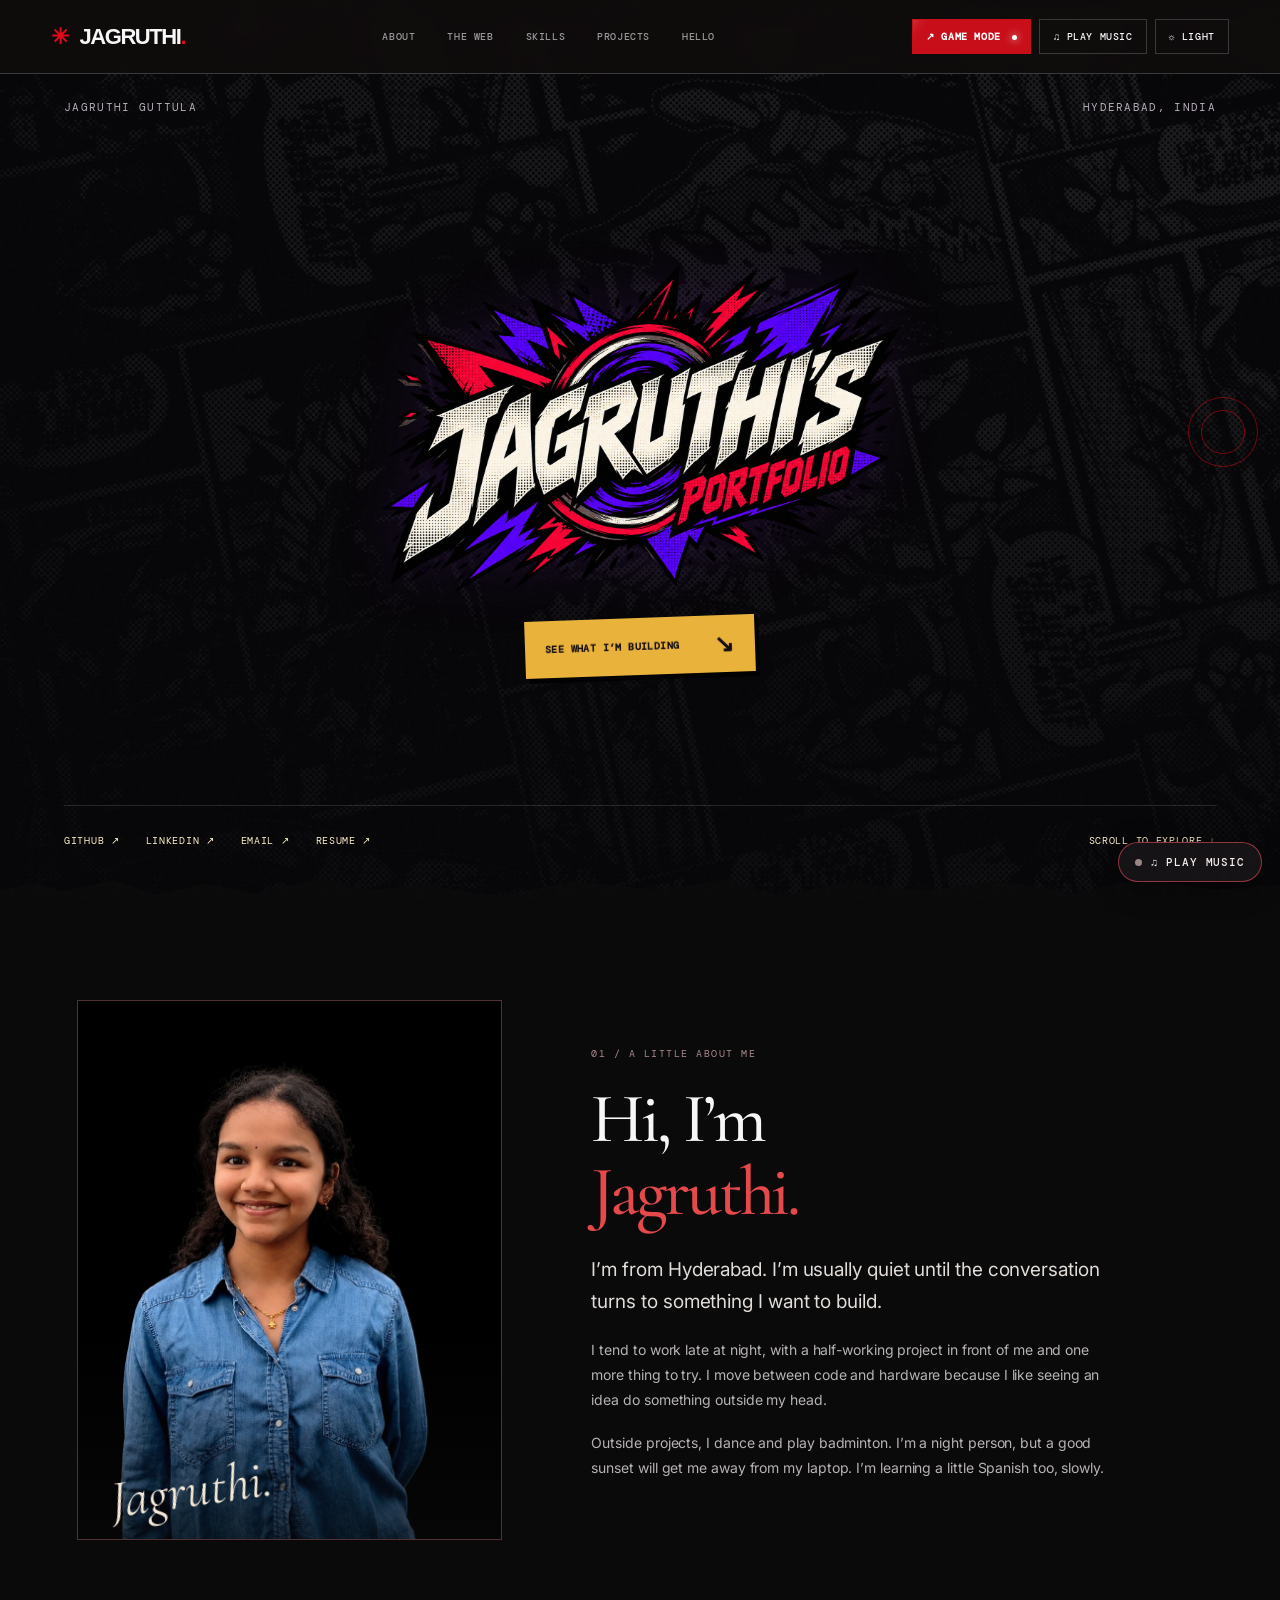
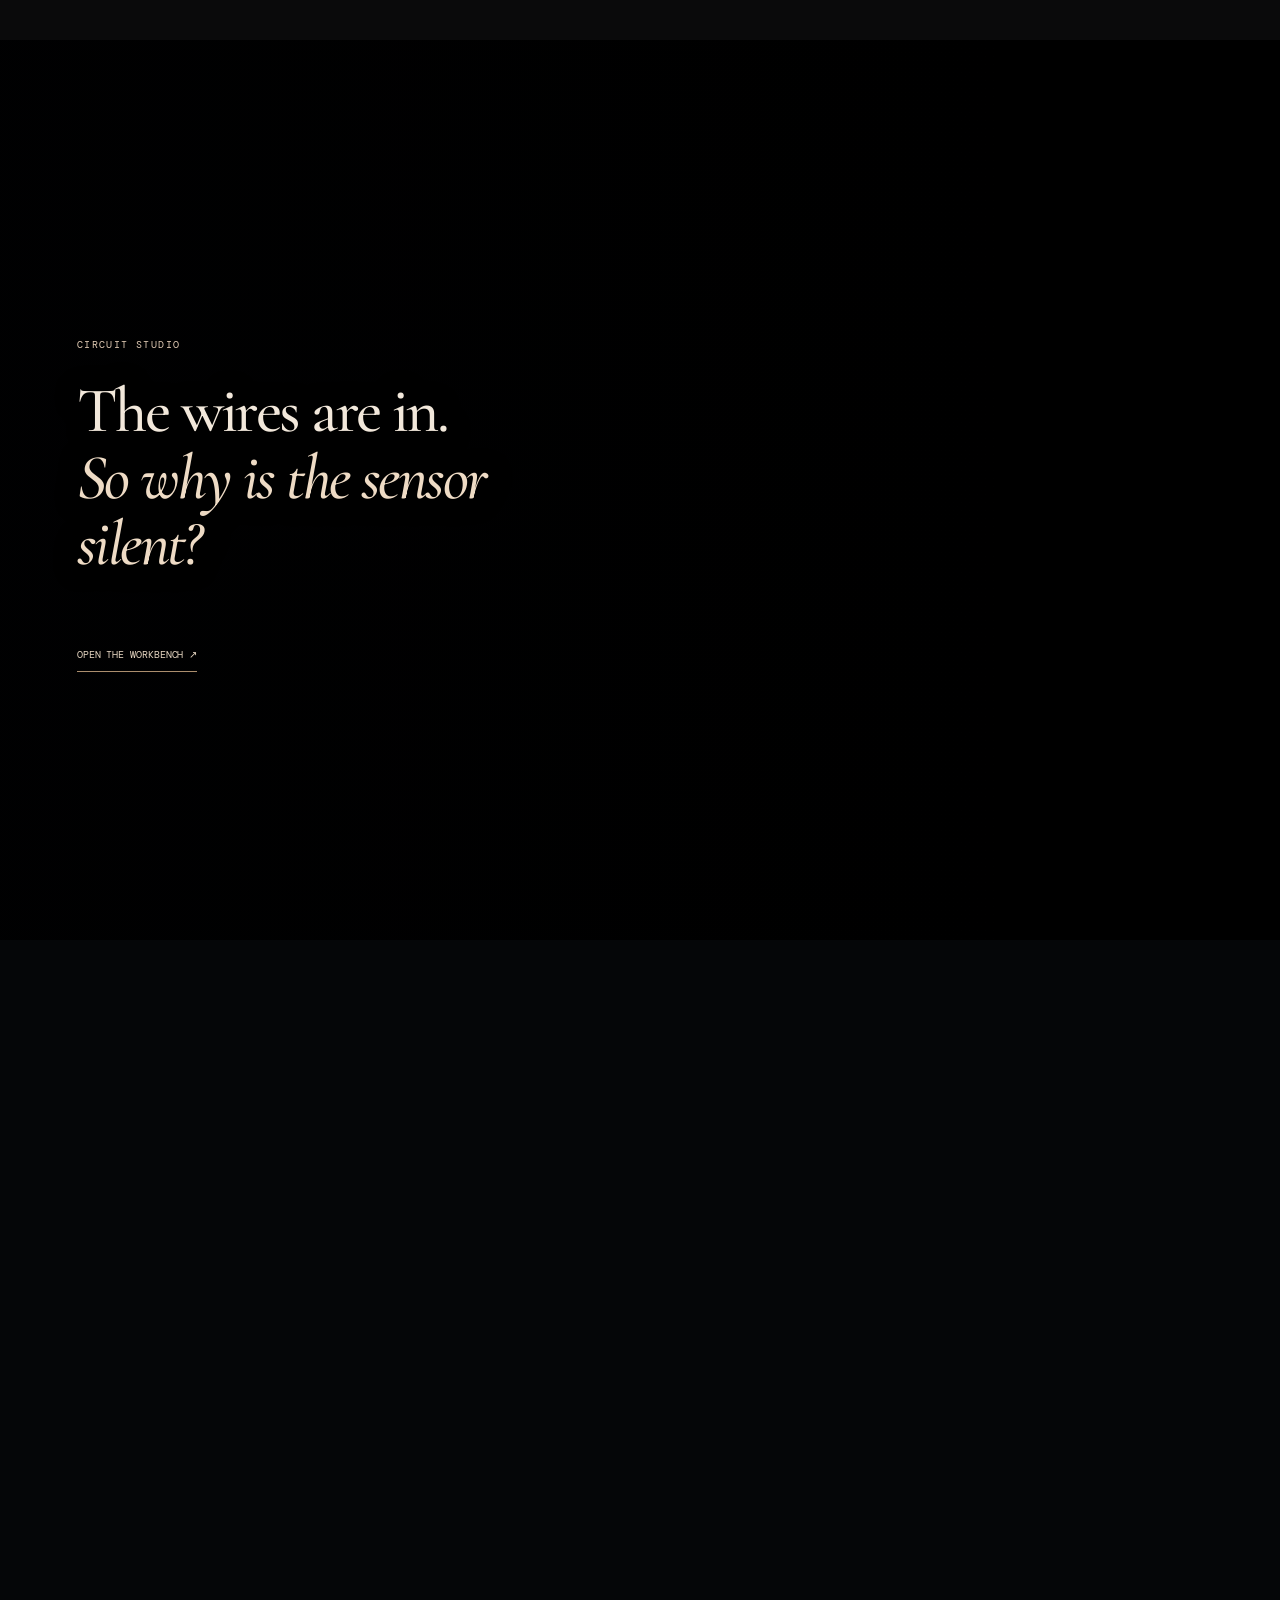
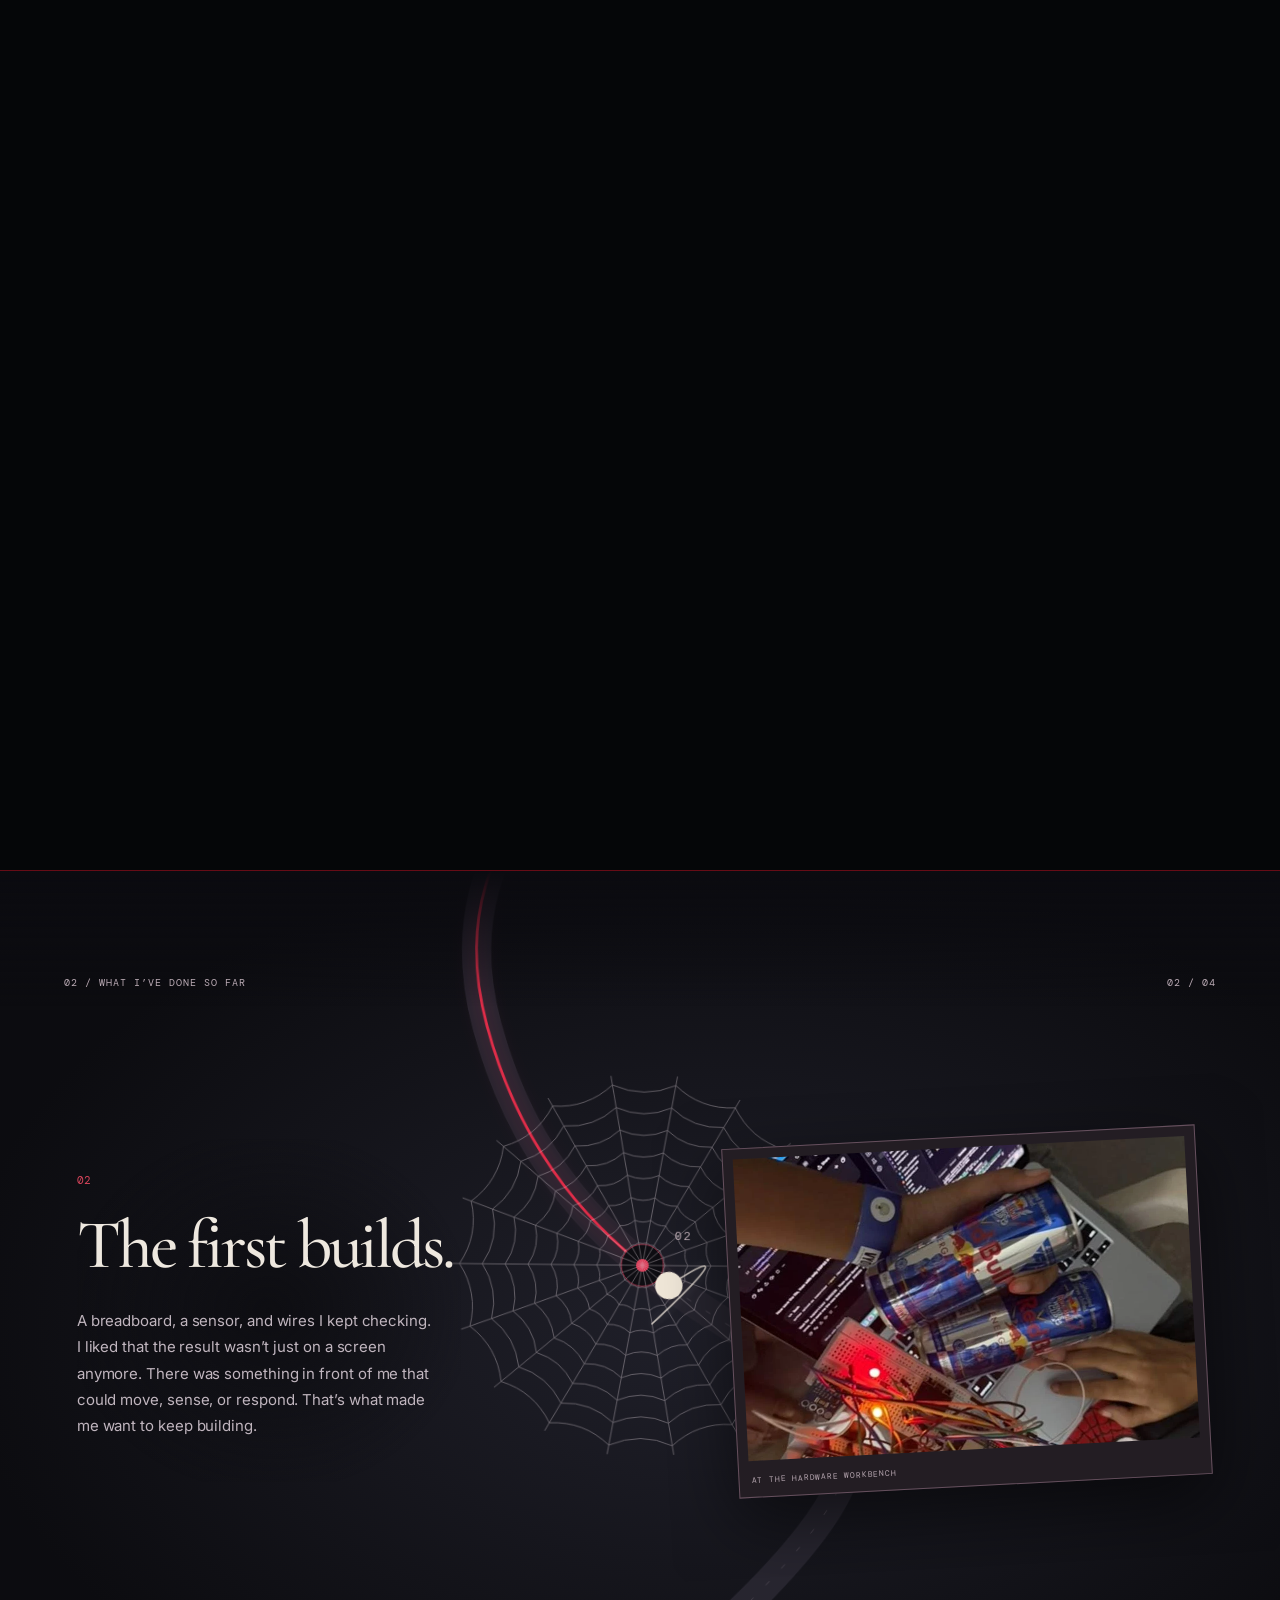
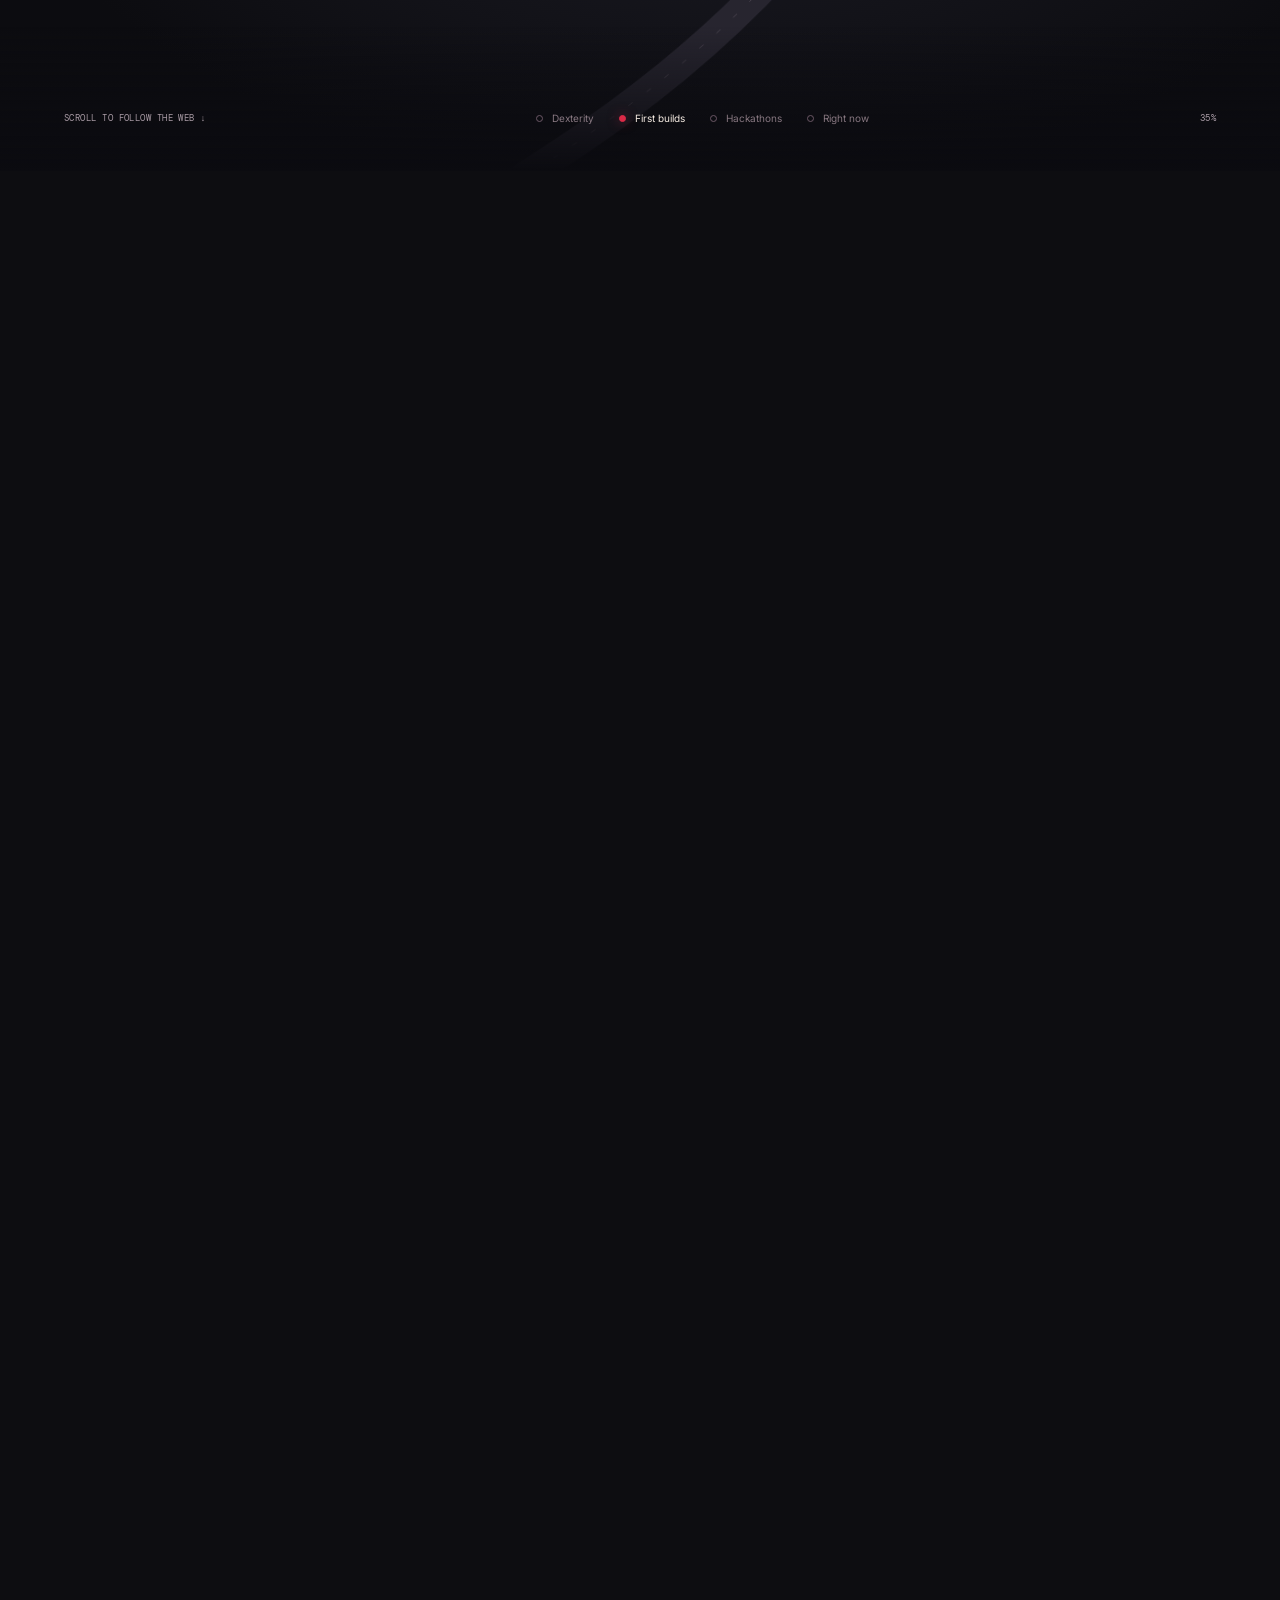
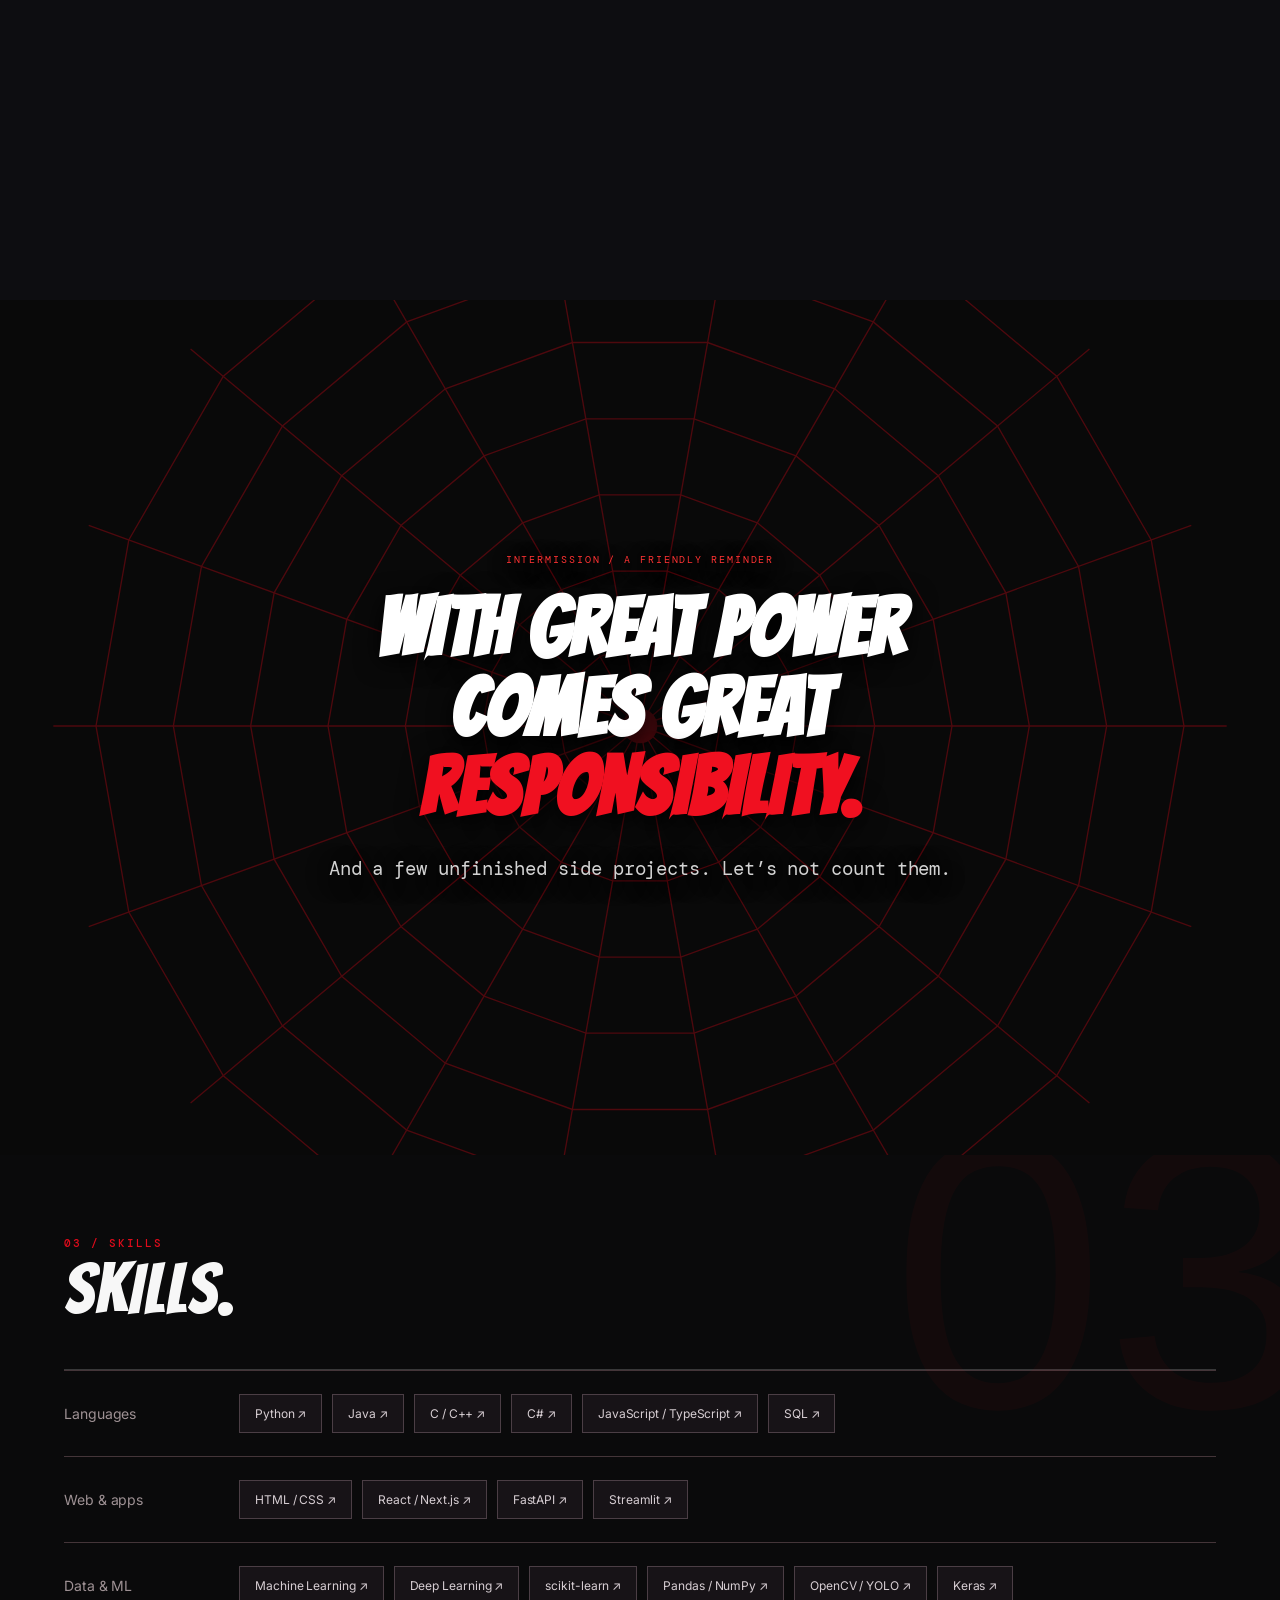
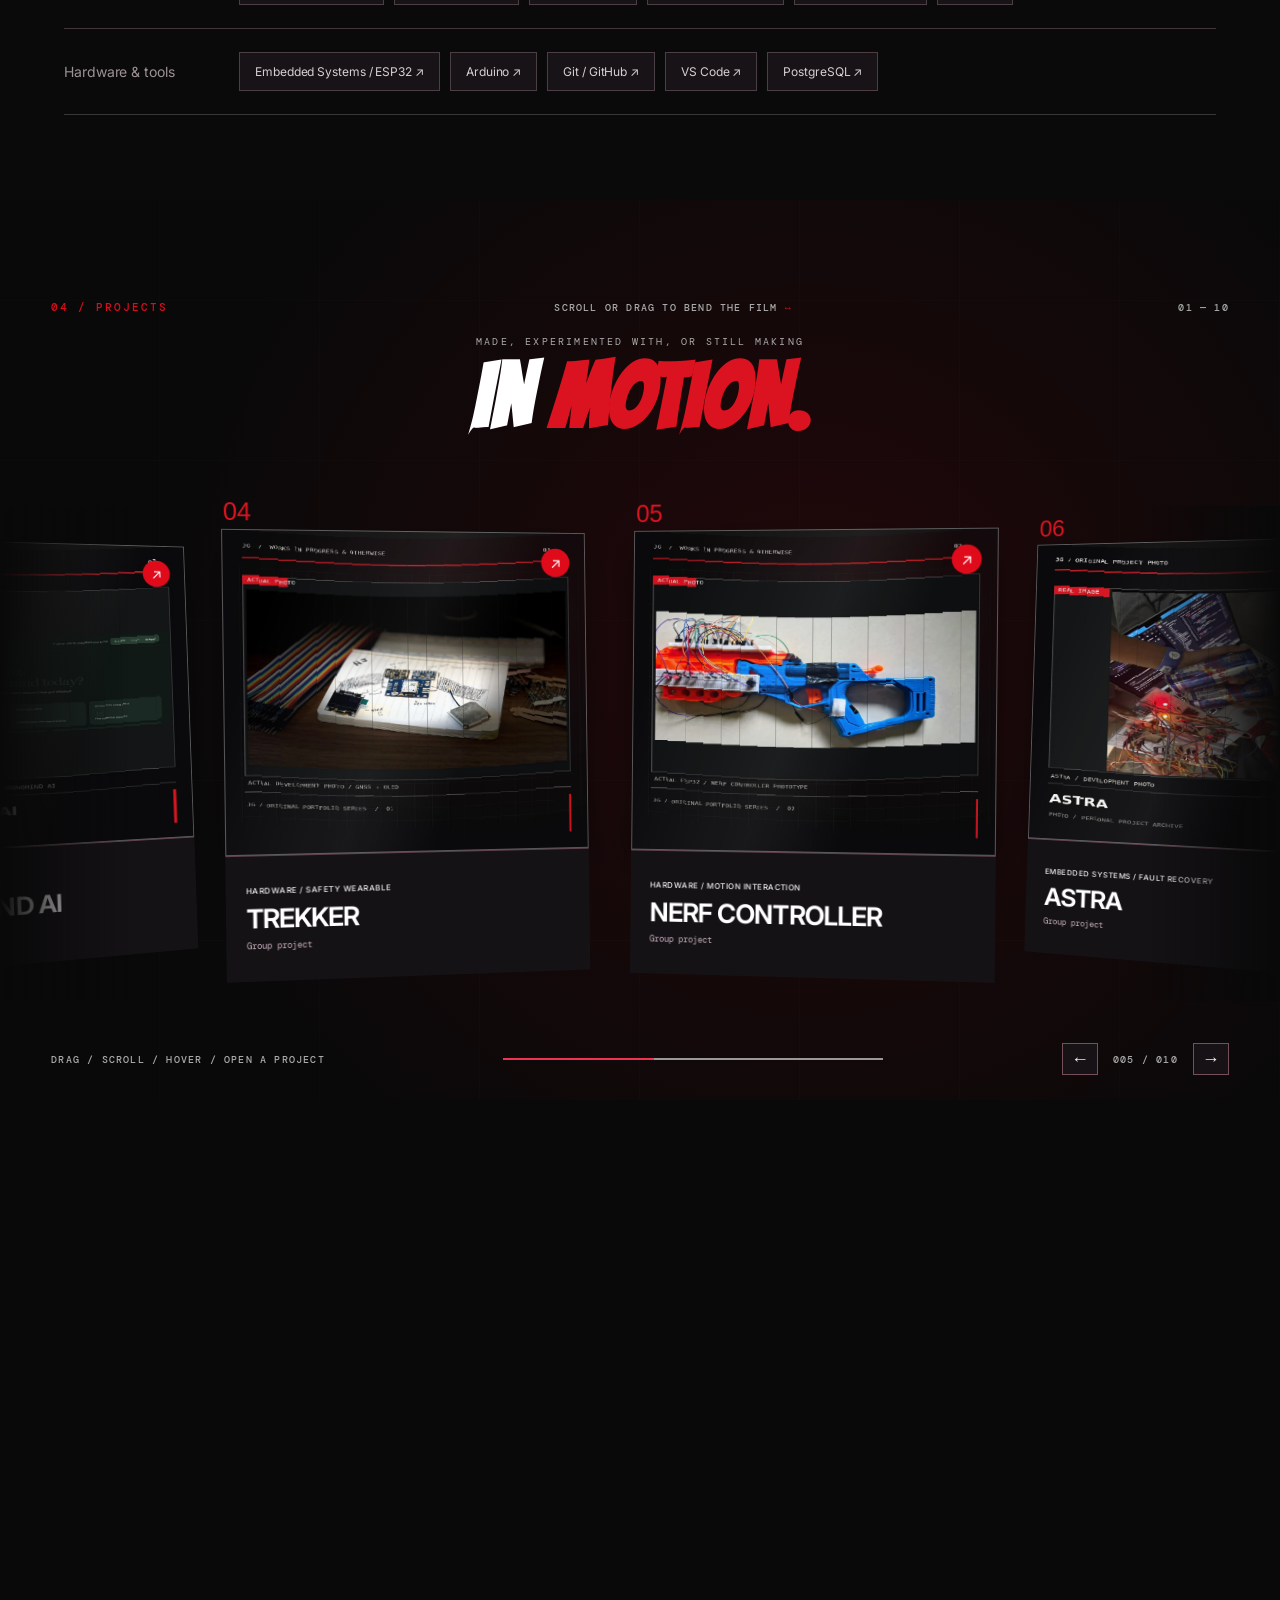
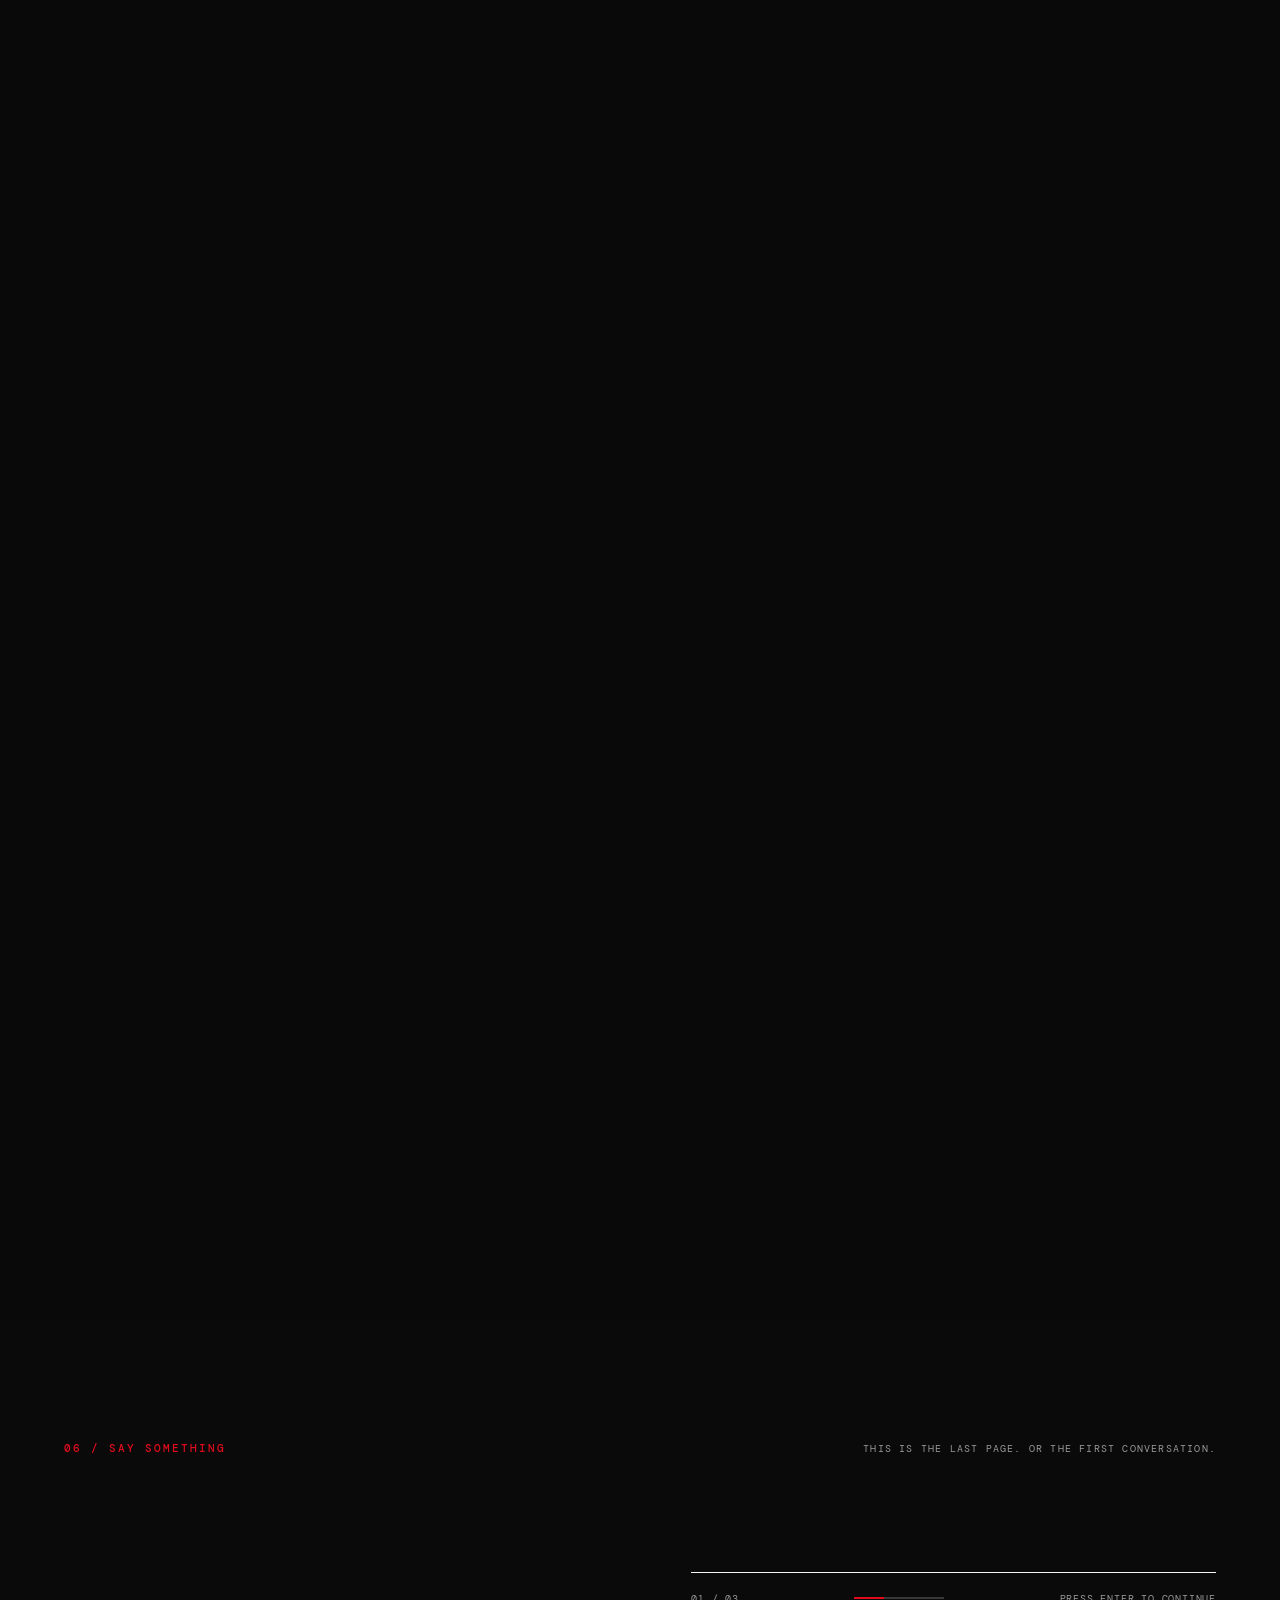
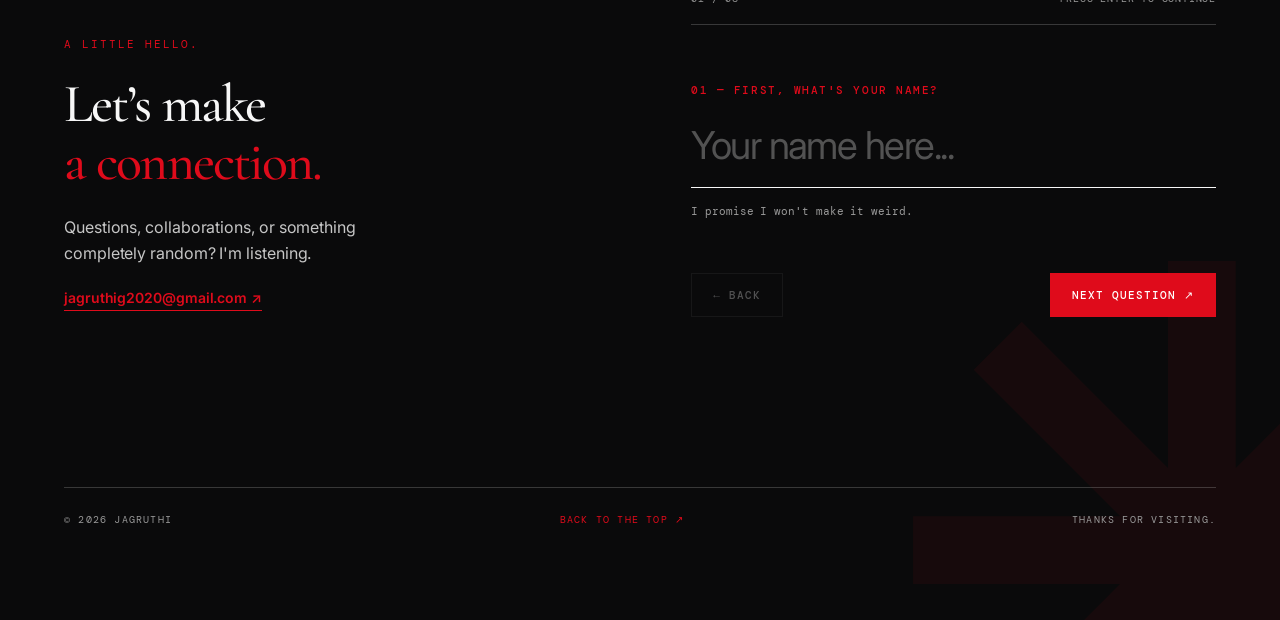
<file: index.html>
<!doctype html>
<html lang="en" data-theme="dark">
<head>
<meta charset="utf-8" />
<meta name="viewport" content="width=device-width,initial-scale=1" />
<meta name="portfolio-version" content="Scroll-Web-Edit-04">
<meta name="theme-color" content="#0a0a0c" />
<title>Jagruthi Guttula — A Web of Experiences | Interactive Portfolio</title>
<link rel="preconnect" href="https://fonts.googleapis.com"><link rel="preconnect" href="https://fonts.gstatic.com" crossorigin><link href="https://fonts.googleapis.com/css2?family=Cormorant+Garamond:ital,wght@0,500;1,500&family=DM+Mono:wght@400;500&family=Inter:wght@400;500;600;700;800;900&display=swap" rel="stylesheet">
<style>
500&family=DM+Sans:wght@400;500;600;700&family=Space+Grotesk:wght@400;500;600;700&family=Anton&display=swap');
:root{--bg:#0a0a0b;--paper:#151517;--paper2:#202023;--ink:#f4f4f4;--ink-quiet:#bebebe;--muted:#8b8c8e;--red:#df1523;--red-deep:#850b15;--red-soft:rgba(240,40,72,.12);--line:rgba(251,217,219,.2);--mono:'DM Mono',monospace;--display:'Anton',Impact,'Arial Narrow',sans-serif;--sans:'Space Grotesk','Arial',sans-serif;--softsans:'DM Sans',Arial,sans-serif;color-scheme:dark}
html[data-theme=light]{--bg:#f5f5f5;--paper:#ffffff;--paper2:#e6e6e6;--ink:#161616;--ink-quiet:#555555;--muted:#696969;--red:#bf101c;--red-deep:#7c0b15;--red-soft:rgba(188,31,61,.12);--line:rgba(39,24,29,.2);color-scheme:light}
*{box-sizing:border-box}html{scroll-behavior:smooth;scroll-padding-top:65px}body{margin:0;background:var(--bg);color:var(--ink);overflow-x:hidden;font-family:var(--sans);transition:background .5s,color .5s}button,input,textarea{font:inherit}button{cursor:pointer}button,a,input,textarea{outline-offset:4px}a{color:inherit;text-decoration:none}button:focus-visible,a:focus-visible,input:focus-visible,textarea:focus-visible{outline:2px solid var(--red)}::selection{background:var(--red);color:#fff}em,i{font-style:normal}button{color:inherit}button:disabled{opacity:.3;cursor:not-allowed}[hidden]{display:none!important}
#progress{position:fixed;height:2px;z-index:1000;background:var(--red);width:0;left:0;top:0;box-shadow:0 0 20px var(--red);pointer-events:none}.paper-noise{position:fixed;z-index:901;pointer-events:none;inset:0;opacity:.17;background-image:url("data:image/svg+xml,%3Csvg viewBox='0 0 150 150' xmlns='http://www.w3.org/2000/svg'%3E%3Cfilter id='n'%3E%3CfeTurbulence type='fractalNoise' baseFrequency='.93' numOctaves='3' stitchTiles='stitch'/%3E%3C/filter%3E%3Crect width='100%25' height='100%25' opacity='.32' filter='url(%23n)'/%3E%3C/svg%3E")}#cursor-ring{position:fixed;z-index:910;border:1px solid var(--red);width:44px;height:44px;border-radius:50%;pointer-events:none;left:0;top:0;transform:translate(-50%,-50%);opacity:0;transition:width .25s,height .25s,opacity .2s;mix-blend-mode:difference}body.cursor-active #cursor-ring{opacity:.78}body.cursor-hover #cursor-ring{width:74px;height:74px}
.section-id,.eyebrow{font:500 11px/1.5 var(--mono);letter-spacing:.18em;color:var(--red);text-transform:uppercase}
/* loader: a full-screen typographic reveal, with diagonal web wires */
.loader{background:#d4111e;z-index:3000;position:fixed;inset:0;color:#080809;overflow:hidden;display:flex;flex-direction:column;justify-content:space-between;padding:24px max(28px,4vw);transition:clip-path 1.15s cubic-bezier(.78,.03,.18,.97);clip-path:inset(0 0 0 0)}.loader.out{clip-path:inset(0 0 100% 0);pointer-events:none}.loader-top,.loader-bottom{z-index:2;display:flex;justify-content:space-between;gap:10px;font:500 11px var(--mono);letter-spacing:.12em}.loader-wires{position:absolute;inset:-20%;transform:rotate(-20deg);opacity:.34}.loader-wires i{position:absolute;top:-10%;height:140%;width:1px;background:#3a3a3d;left:15%}.loader-wires i:nth-child(2){left:40%}.loader-wires i:nth-child(3){left:65%}.loader-wires i:nth-child(4){left:90%}.loader-center{position:relative;width:100%;z-index:2}.loader-overline{font:600 clamp(11px,1.8vw,18px) var(--mono);letter-spacing:.3em;margin-bottom:1rem}.loader-word{font:400 clamp(115px,25vw,430px)/.72 var(--display);letter-spacing:-.055em;display:flex;flex-direction:column}.loader-word span{display:block;animation:enter-word .8s cubic-bezier(.13,.7,.2,1) both}.loader-word span:nth-child(2){padding-left:13%;animation-delay:.22s;color:#ffffff}.loader-ticker{display:flex;align-items:center;gap:36px;max-width:750px;margin:32px 0 0 auto;justify-content:space-between;font:500 13px var(--mono);letter-spacing:.14em}.loader-ticker b{font-size:60px;font-family:var(--display);font-weight:400}.loader-bottom{align-items:center}.loader-progress{flex:1;max-width:380px;height:2px;background:#666666}.loader-progress i{height:100%;display:block;background:#ffffff;width:0;transition:width .12s ease}@keyframes enter-word{from{opacity:0;transform:translateY(75%) rotate(4deg)}to{opacity:1;transform:none}}
/* always-on nav */
.site-head{position:fixed;top:0;left:0;right:0;z-index:800;height:74px;display:flex;align-items:center;justify-content:space-between;gap:24px;padding:0 max(30px,4vw);background:color-mix(in srgb,var(--bg),transparent 9%);backdrop-filter:blur(14px);border-bottom:1px solid var(--line);transition:background .4s}.logo{font:700 22px var(--sans);letter-spacing:-.09em;white-space:nowrap}.logo-asterisk{color:var(--red);margin-right:7px}.logo-period{color:var(--red)}.nav-links{display:flex;gap:clamp(12px,2.5vw,36px);align-items:center}.nav-links a{font:500 10px var(--mono);letter-spacing:.06em;color:var(--muted);transition:color .25s}.nav-links a:hover{color:var(--red)}.header-actions{display:flex;align-items:center;gap:8px}.control{border:1px solid var(--line);background:transparent;padding:10px 13px;font:500 10px var(--mono);letter-spacing:.06em;white-space:nowrap}.control:hover{border-color:var(--red);color:var(--red)}.mobile-menu{display:none}.mobile-panel{position:fixed;inset:74px 0 auto;z-index:820;background:var(--bg);padding:28px;box-shadow:0 20px 50px #0006}.mobile-panel a{display:block;border-bottom:1px solid var(--line);font:clamp(28px,5vw,40px) var(--display);padding:10px 0}
/* editorial intro / Vivian influence; richly layered, not a repeating card UI */
.hero-section{position:relative;min-height:100svh;overflow:hidden;padding-top:74px;background:var(--bg)}.hero-section:before{content:'';position:absolute;top:0;left:59%;width:1px;height:100%;background:var(--line)}.hero-margin-code{position:absolute;top:112px;left:max(35px,4vw);font:10px var(--mono);letter-spacing:.2em;transform:rotate(90deg) translateX(2px);transform-origin:top left;color:var(--muted);z-index:3}.hero-viewport{min-height:calc(100svh - 74px);width:min(1460px,calc(100% - 9vw));margin:auto;display:grid;grid-template-columns:1.25fr .85fr;align-items:center;gap:1vw;position:relative;z-index:2}.hero-copy{position:relative;z-index:5;margin-top:-10px}.hello-line{font:600 clamp(18px,2.2vw,29px) var(--sans);letter-spacing:-.06em;margin-bottom:20px}.red-a{color:var(--red);font-size:28px;margin-right:8px}.hero-name{font:400 clamp(140px,17vw,295px)/.76 var(--display);letter-spacing:-.065em;margin:0 0 42px;position:relative;z-index:3;white-space:nowrap}.hero-name .line-mask{display:block;overflow:hidden;padding:0 30px 24px 0}.hero-name .line-mask>span{display:block;transform:translateY(110%);transition:transform 1.2s cubic-bezier(.2,.7,.18,1)}body.loaded .hero-name .line-mask>span{transform:translateY(0)}body.loaded .hero-name .line-mask:nth-child(2)>span{transition-delay:.23s}.hero-name .line-mask:nth-child(2){padding-left:9vw}.name-star{font:normal .27em var(--sans);vertical-align:top;display:inline-block;color:var(--red);transform:translate(13px,13px) rotate(17deg)}.hero-descriptions{display:flex;align-items:end;justify-content:space-between;gap:12px;max-width:660px}.hero-descriptions p{font:400 clamp(17px,2vw,27px)/1.45 var(--sans);letter-spacing:-.035em;margin:0}.hero-descriptions em{color:var(--muted)}.little-index{font:10px var(--mono);color:var(--red)}.hero-socials{display:flex;align-items:center;gap:30px;margin-top:38px}.hero-socials a{font:500 11px var(--mono);letter-spacing:.1em;border-bottom:1px solid var(--ink);padding-bottom:9px;transition:color .2s,border .2s}.hero-socials a:hover{color:var(--red);border-color:var(--red)}.hero-art{position:relative;aspect-ratio:.91;width:100%;max-height:75vh;perspective:1100px;transform-style:preserve-3d;transform:translate3d(0,0,0)}.hero-photo-frame{position:absolute;width:75%;height:79%;top:10%;left:10%;background:repeating-linear-gradient(-45deg,#1d1d20 0 2px,#4a0d12 3px 5px,#d91320 5px 7px);transform:rotate(-8deg);overflow:hidden;box-shadow:19px 25px 0 #4c0e13,30px 40px 0 #cf101b;clip-path:polygon(0 0,96% 0,100% 93%,0 100%);filter:saturate(1.15)}.hero-photo-frame:after{content:'YOU';position:absolute;font:400 250px var(--display);right:-30px;bottom:-100px;color:rgba(255,255,255,.13)}.photo-mark{font:400 clamp(26px,4vw,58px)/.89 var(--display);position:absolute;z-index:8;top:35px;left:28px;mix-blend-mode:screen;color:#f0f0f0;letter-spacing:.04em}.photo-mark b{font-weight:400;color:#0a0a0b}.red-sun{position:absolute;width:70%;aspect-ratio:1;border-radius:50%;background:#cc161f;top:7%;left:33%;box-shadow:0 0 90px #ac0a12}.head-silhouette{position:absolute;bottom:-11%;left:15%;width:75%;height:85%;border-radius:53% 40% 0 0;background:#131315;transform:rotate(-14deg);box-shadow:inset 20px 0 0 rgba(224,43,75,.4)}.head-silhouette:before{content:'';position:absolute;width:63%;height:55%;left:20%;top:-5%;border-radius:49% 43% 48% 44%;background:#0e0e11;transform:rotate(-16deg)}.head-silhouette:after{content:'';position:absolute;left:-13%;top:55%;width:120%;height:70%;background:#131315;border-radius:57% 57% 0 0}.portrait-grid{position:absolute;inset:0;background:repeating-linear-gradient(0deg,transparent 0 11px,rgba(0,0,0,.22) 12px),repeating-linear-gradient(90deg,transparent 0 13px,rgba(0,0,0,.15) 14px);mix-blend-mode:multiply}.web-threads{position:absolute;inset:-6% -5%;width:110%;height:112%;color:#ffffff;filter:drop-shadow(0 0 3px var(--red));transform:rotate(3deg);pointer-events:none;opacity:.8;animation:web-wobble 9s ease-in-out infinite alternate}.art-stamp{position:absolute;right:-2%;bottom:10%;font:500 12px/1.15 var(--mono);letter-spacing:.18em;transform:rotate(8deg);padding:14px;border:2px solid var(--red);background:var(--bg);z-index:5}.art-stamp span{color:var(--red)}.art-cross{position:absolute;top:2%;right:9%;font:400 75px var(--sans);color:var(--red);animation:star-spin 12s linear infinite}.hero-ghost{position:absolute;font:400 clamp(200px,31vw,560px) var(--display);bottom:-25%;left:-7%;opacity:.025;color:var(--ink);pointer-events:none}.hero-dashes{position:absolute;top:30%;right:0;width:25px;display:grid;gap:12px}.hero-dashes i{height:2px;background:var(--red);width:100%}.hero-dashes i:nth-child(even){width:50%}.hero-foot{position:absolute;bottom:22px;left:4vw;right:4vw;display:flex;align-items:center;justify-content:space-between;z-index:5}.hero-foot .eyebrow{font-size:9px;color:var(--muted)}.tiny-red{color:var(--red)}.scroll-instruction{display:flex;gap:17px;align-items:center;font:500 10px var(--mono);letter-spacing:.12em}.scroll-instruction span{display:inline-grid;place-items:center;border:1px solid var(--line);width:35px;height:35px;border-radius:50%;font-size:19px;animation:scroll-pop 2s ease-in-out infinite}.chapter-bridge{height:170px;background:var(--red);color:#080809;overflow:hidden;display:flex;align-items:center;transform:rotate(-2deg) scale(1.04);margin:15px 0 -20px;position:relative;z-index:4}.marquee-word{display:flex;width:max-content;animation:marquee 28s linear infinite;font:400 clamp(70px,9vw,140px)/1 var(--display);white-space:nowrap}.marquee-word span{padding-right:25px}@keyframes marquee{to{transform:translateX(-50%)}}@keyframes scroll-pop{50%{transform:translateY(7px)}}@keyframes web-wobble{to{transform:rotate(-2deg) skewY(2deg)}}@keyframes star-spin{to{transform:rotate(360deg)}}
/* journey: full-screen scroll-follow map with changing stop cards */
.journey-section{height:570vh;position:relative;background:#151515;color:#eaeaea;--map-red:#d9111e}.journey-sticky{position:sticky;top:0;height:100svh;overflow:hidden;background:radial-gradient(ellipse at 58% 43%,#fffaf5,#171717 72%);color:#24191e}.journey-world{position:absolute;top:0;left:0;width:100%;height:2300px;transform-origin:center top;will-change:transform;pointer-events:none;background-image:radial-gradient(#6a6a6a 1px,transparent 1px);background-size:40px 40px;opacity:.92}.journey-world:after{content:'';position:absolute;inset:0;background:repeating-radial-gradient(ellipse at 30% 40%,transparent 0 55px,rgba(161,117,118,.13) 56px 58px,transparent 59px 90px);opacity:.45}.terrain-ring{position:absolute;border:1px solid #666666;border-radius:50%;transform:rotate(24deg)}.terrain-one{top:300px;left:18%;width:800px;height:700px}.terrain-two{top:1300px;left:30%;width:580px;height:720px}.terrain-three{top:1720px;left:-3%;width:600px;height:510px}#journey-map-svg{position:absolute;inset:0;width:100%;height:2300px;z-index:1}.map-landmark{position:absolute;font:500 10px var(--mono);letter-spacing:.19em;color:#999999;background:#1d1d1dcc;padding:5px 9px;z-index:2}.landmark-one{top:150px;left:76%}.landmark-two{top:420px;left:39%}.landmark-three{top:805px;left:65%}.landmark-four{top:1210px;left:26%}.landmark-five{top:1575px;left:67%}.journey-top,.journey-bottom{position:absolute;left:4vw;right:4vw;z-index:15;display:flex;align-items:center;justify-content:space-between}.journey-top{top:94px}.journey-map-buttons{display:flex;gap:7px}.journey-map-buttons button{border:1px solid #555555;padding:10px 14px;font:500 10px var(--mono);background:#292929ef;color:#24191e}.journey-map-buttons button:hover{background:#d91220;color:white}.journey-info{position:absolute;z-index:10;inset:0;display:flex;align-items:center;justify-content:space-between;gap:60px;padding:0 max(4vw,30px);pointer-events:none}.journey-headline{margin-left:3vw;align-self:center;max-width:410px}.journey-headline small{font:500 10px var(--mono);color:#aaaaaa;letter-spacing:.17em}.journey-headline h2{font:400 clamp(75px,9vw,160px)/.9 var(--display);letter-spacing:-.035em;margin:30px 0 0}.journey-headline i{color:var(--map-red)}.journey-stop{width:clamp(250px,24vw,360px);background:#161616;color:#f4f4f4;box-shadow:24px 24px 0 rgba(191,61,83,.28),0 50px 100px #00000055;transform:rotate(3deg);padding:28px 30px 32px;min-height:278px;position:relative;pointer-events:auto;transition:transform .4s,opacity .3s}.journey-stop.change{transform:translateY(18px) rotate(8deg);opacity:.2}.journey-stop:before{content:'✳';position:absolute;right:20px;top:13px;color:var(--map-red);font:29px var(--sans)}.stop-fraction{font:500 10px var(--mono);letter-spacing:.16em;color:#999999}.stop-year{margin-top:16px;font:400 72px/.9 var(--display);color:var(--map-red)}.journey-stop h3{font:400 30px var(--display);margin:12px 0 8px;letter-spacing:.02em}.journey-stop p{font:400 13px/1.55 var(--softsans);color:#bbbbbb;max-width:240px}.stop-signal{display:flex;align-items:center;gap:12px;margin-top:25px;font:500 9px var(--mono);letter-spacing:.1em}.stop-signal i{width:7px;height:7px;background:#ed294a;border-radius:50%;box-shadow:0 0 15px #ed294a;animation:pulse 1.8s infinite}.journey-bottom{bottom:27px;font:500 10px var(--mono);letter-spacing:.13em}.journey-progress{position:absolute;bottom:0;left:0;right:0;background:#343434;height:4px;z-index:16}.journey-progress>span{display:block;width:0;height:100%;background:var(--map-red)}@keyframes pulse{50%{transform:scale(1.8);opacity:.55}}.map-modal{position:fixed;z-index:1100;inset:0;background:#111112;color:#f2f2f2;padding:35px 6vw;overflow:auto}.map-modal-head{display:flex;justify-content:space-between;font:500 12px var(--mono);letter-spacing:.14em;gap:15px}.map-modal-head button{border:1px solid #999999;background:transparent;padding:10px}.route-panel{position:relative;max-width:1050px;margin:25px auto;display:grid;grid-template-columns:1fr .8fr;align-items:center}.route-panel>svg{width:100%;max-height:74vh}.map-list{display:grid;gap:10px}.map-list button{background:#f4f4f4;border:1px solid #aaaaaa;color:#f4f4f4;padding:13px;text-align:left;font:400 11px var(--mono);display:flex;gap:15px}.map-list button strong{color:#df1523}
/* skill ribbons: distinct auto-looping bands */
.skills-section{position:relative;min-height:110svh;overflow:hidden;background:var(--bg);padding:150px 0 100px}.skills-section:before{content:'03';font:400 30vw var(--display);color:var(--red);opacity:.045;position:absolute;right:-3vw;top:-8vw;pointer-events:none}.skills-heading{display:grid;grid-template-columns:1fr 1.7fr 1fr;gap:2vw;padding:0 5vw 80px;align-items:start}.skills-heading h2{font:400 clamp(65px,9vw,150px)/.93 var(--display);letter-spacing:-.045em;margin:-16px 0 0}.skills-heading h2 em{color:var(--red)}.skills-description{font:400 15px/1.5 var(--softsans);max-width:230px;color:var(--ink-quiet);align-self:end}.skills-description span{display:block;color:var(--red);font:10px var(--mono);margin-top:19px;letter-spacing:.09em}.skills-list{display:grid;gap:2px;overflow:hidden;border-top:1px solid var(--line);border-bottom:1px solid var(--line)}.skill-row{position:relative;padding:21px 0;border-bottom:1px solid var(--line);overflow:hidden}.skill-row:last-child{border:0}.skill-row .skill-label{position:absolute;z-index:4;top:0;bottom:0;left:0;width:160px;display:flex;align-items:center;padding-left:5vw;background:linear-gradient(90deg,var(--bg) 65%,transparent);font:500 10px var(--mono);letter-spacing:.14em;color:var(--red);pointer-events:none}.skill-track{display:flex;gap:18px;width:max-content;padding:0 0 0 155px;animation:skill-marquee var(--speed,35s) linear infinite}.skill-row.reverse .skill-track{animation-direction:reverse}.skill-row:hover .skill-track,.skill-row:focus-within .skill-track{animation-play-state:paused}.skill-card{display:flex;align-items:center;gap:13px;flex:0 0 auto;padding:13px 22px;min-width:164px;border:1px solid var(--line);background:var(--paper);color:var(--ink);transform:skewX(-9deg);transition:background .2s,color .2s,transform .3s;border-radius:3px;cursor:pointer}.skill-card:hover,.skill-card:focus-visible{background:var(--red);color:#fff;transform:skewX(-9deg) translateY(-4px)}.skill-card>span{transform:skewX(9deg)}.skill-symbol{font:500 24px var(--sans);letter-spacing:-.1em;width:31px;color:var(--red)}.skill-card:hover .skill-symbol{color:white}.skill-card .skill-name{font:600 13px var(--sans);letter-spacing:-.04em}.skills-footer{display:flex;justify-content:space-between;align-items:center;gap:15px;margin:55px 5vw 0;font:10px var(--mono);letter-spacing:.13em;color:var(--muted)}.skills-detail{font:12px var(--sans);letter-spacing:normal;color:var(--ink);display:flex;flex-direction:column;gap:5px;max-width:360px;text-align:right}.skills-detail strong{font:11px var(--mono);color:var(--red)}.skills-detail span{color:var(--ink-quiet);font-size:12px}@keyframes skill-marquee{to{transform:translateX(-50%)}}
/* project film strip / immersive scroll-driven gallery */
.projects-section{height:480vh;position:relative;background:#0b0b0c;color:#f4f4f4}.projects-sticky{height:100svh;position:sticky;top:0;overflow:hidden;background:radial-gradient(ellipse at 50% 82%,#250609,#0a0a0c 68%)}.projects-sticky:before{content:'';position:absolute;inset:0;background:repeating-linear-gradient(90deg,transparent 0 159px,rgba(255,255,255,.035) 160px),repeating-linear-gradient(0deg,transparent 0 159px,rgba(255,255,255,.035) 160px);pointer-events:none}.projects-top,.projects-footer{position:absolute;z-index:6;left:4vw;right:4vw;display:flex;justify-content:space-between;align-items:center;gap:15px;font:500 10px var(--mono);letter-spacing:.12em;color:#a0a0a0}.projects-top{top:99px}.projects-top b{color:#df1523}.projects-heading{position:absolute;top:13%;width:100%;z-index:4;pointer-events:none;text-align:center}.project-eyebrow{font:10px var(--mono);letter-spacing:.22em;color:#aaaaaa}.projects-heading h2{font:400 clamp(70px,10vw,170px)/1 var(--display);letter-spacing:-.045em;margin:5px 0 0}.projects-heading em{color:#e01824}.film-viewport{position:absolute;top:33%;bottom:10%;left:0;right:0;cursor:grab;perspective:1200px;overflow:visible;touch-action:pan-y}.film-viewport:active{cursor:grabbing}.film-viewport:before,.film-viewport:after{position:absolute;content:'';width:10%;height:100%;top:0;pointer-events:none;z-index:4}.film-viewport:before{left:0;background:linear-gradient(90deg,#150b10,transparent)}.film-viewport:after{right:0;background:linear-gradient(-90deg,#150b10,transparent)}.film-track{display:flex;align-items:center;gap:35px;width:max-content;height:100%;padding:0 35vw;transform-style:preserve-3d;will-change:transform}.film-card{position:relative;flex:0 0 auto;width:clamp(270px,29vw,430px);height:min(53vh,510px);min-height:300px;overflow:visible;transform-style:preserve-3d;will-change:transform;cursor:pointer}.film-art{position:absolute;inset:0;overflow:hidden;background:#1d1d20;box-shadow:14px 19px 0 #06070bbb,0 28px 80px #0009;transform-style:preserve-3d}.film-slices{position:absolute;inset:0;display:flex;overflow:hidden;transform-style:preserve-3d}.film-slice{display:block;flex:0 0 auto;height:100%;transform-style:preserve-3d;will-change:transform;backface-visibility:hidden}.film-shine{position:absolute;inset:0;pointer-events:none;z-index:4;background:linear-gradient(110deg,transparent 15%,rgba(255,255,255,.12) 48%,transparent 67%);opacity:.5;mix-blend-mode:screen}.film-art:after{content:'';position:absolute;inset:0;border:1px solid #ffffff50;pointer-events:none}.film-card::before{content:attr(data-index);position:absolute;top:-32px;left:2px;font:400 25px var(--display);color:#dd1521}.film-meta{position:absolute;bottom:0;left:0;right:0;padding:50px 26px 22px;background:linear-gradient(transparent,#000a);z-index:5;color:white;pointer-events:none}.film-meta .film-category{font:500 10px var(--mono);letter-spacing:.15em;color:#f0f0f0}.film-meta h3{font:400 clamp(36px,3.9vw,55px)/1 var(--display);margin:7px 0 0}.film-open{position:absolute;top:16px;right:16px;z-index:6;background:var(--red);width:35px;height:35px;display:grid;place-items:center;color:white;font-size:18px;border:0;border-radius:50%;transform:scale(.85);transition:transform .3s}.film-card:hover .film-open{transform:scale(1.12)}.projects-footer{bottom:25px}.project-track-progress{width:min(30vw,380px);height:2px;background:#999999}.project-track-progress i{width:0;height:100%;background:#f03253;display:block}.project-modal{position:fixed;z-index:1200;inset:0;background:#0c090de8;backdrop-filter:blur(15px);padding:5vw;overflow:auto}.project-modal-shell{max-width:1200px;margin:auto;background:#21141a;border:1px solid #704454;display:grid;grid-template-columns:1fr 1fr;position:relative}.project-modal-close{position:absolute;top:-48px;right:0;border:1px solid #785864;background:#130e12;color:white;padding:10px 15px;font:12px var(--mono)}.project-modal-visual{min-height:540px;background-position:center;background-size:cover}.project-modal-copy{padding:clamp(30px,5vw,70px);display:flex;flex-direction:column;justify-content:center}.project-modal-copy>span{font:12px var(--mono);color:#f13859;letter-spacing:.2em}.project-modal-copy h3{font:400 clamp(60px,8vw,125px)/.9 var(--display);margin:23px 0}.project-modal-copy p{font:17px/1.6 var(--softsans);color:#dfc3c6}.modal-tags{display:flex;gap:10px;flex-wrap:wrap}.modal-tags span{font:10px var(--mono);border:1px solid #744351;padding:10px;color:#ffdddf}.project-modal-copy .modal-footnote{font:10px var(--mono);margin-top:50px;color:#967782}
/* personal scrapbook collage / off the clock */
.offclock-section{background:#111113;color:#f3f3f3;min-height:1350px;position:relative;overflow:hidden;padding:118px 5vw 70px}.offclock-section:before{content:'';position:absolute;inset:0;opacity:.2;background:radial-gradient(#444444 1px,transparent 1px);background-size:30px 30px;pointer-events:none}.off-head,.off-bottom{display:flex;justify-content:space-between;position:relative;z-index:2;font:500 10px var(--mono);letter-spacing:.1em}.off-head .section-id{color:#ed2948}.off-main{margin:70px 0 0;display:flex;justify-content:space-between;align-items:flex-end;position:relative;z-index:2}.off-main h2{font:400 clamp(90px,15vw,240px)/.84 var(--display);letter-spacing:-.04em;margin:0}.off-main h2 em{color:#e52948}.off-main p{text-align:right;font:18px/1.55 var(--sans);margin:0 0 20px}.off-main p i{color:#ab727f}.scrapbook{position:relative;height:820px;margin:15px auto 0;max-width:1360px}.scrap{position:absolute;z-index:2;top:var(--y);left:var(--x);width:var(--w);padding:12px 12px 0;background:#fffaf5;box-shadow:7px 10px 0 rgba(88,45,56,.24),0 20px 48px rgba(75,40,48,.25);transform:rotate(var(--r));cursor:grab;touch-action:none;transition:box-shadow .2s,filter .2s;user-select:none}.scrap:active{cursor:grabbing}.scrap:hover{box-shadow:15px 26px 0 rgba(88,45,56,.24),0 24px 80px rgba(75,40,48,.35);z-index:12}.scrap-art{height:clamp(200px,21vw,315px);width:100%;overflow:hidden;position:relative}.scrap-caption{height:54px;display:flex;justify-content:space-between;align-items:center;gap:8px;color:#361b23}.scrap-caption b{font:600 10px var(--mono);letter-spacing:.04em}.scrap-caption span{font:8px var(--mono);white-space:nowrap;color:#d13651}.dance-art{background:radial-gradient(circle at 55% 40%,#ff7190,#bb2646 45%,#451322 85%)}.dance-art:after{content:'';position:absolute;left:48%;top:25%;width:13px;height:13px;border-radius:50%;background:white;box-shadow:35px 29px 0 #ffd4ce,-12px 95px 0 #fda9b3}.dance-ripple{position:absolute;inset:10%;border-radius:50%;border:3px solid #f6b2be;animation:vinyl-spin 18s linear infinite}.dance-ripple.r2{inset:25%;border-style:dashed;animation-direction:reverse}.dance-person{position:absolute;font-size:155px;color:#f4cad2;top:19%;left:25%;animation:star-spin 17s linear infinite}.sky-art{background:linear-gradient(#571f4d 3%,#bd5072 40%,#ed8462 62%,#fff09c 95%)}.sky-sun{position:absolute;top:42%;left:40%;width:90px;height:90px;border-radius:50%;background:#ffd3a7;box-shadow:0 0 55px #f9bd82}.sky-hills{position:absolute;bottom:-16%;left:-8%;width:125%;height:60%;background:#2b1830;clip-path:polygon(0 60%,20% 30%,45% 62%,60% 35%,85% 15%,100% 60%,100% 100%,0 100%)}.music-art{background:#bd284a;display:grid;place-items:center}.vinyl{width:235px;max-width:100%;aspect-ratio:1;border-radius:50%;background:repeating-radial-gradient(circle,#120d17 0 4px,#33212d 5px 6px,#140e17 7px 10px);border:4px solid #140d12;box-shadow:0 10px 35px #0009;display:grid;place-items:center;animation:vinyl-spin 6s linear infinite}.vinyl-sticker{width:33%;aspect-ratio:1;border-radius:50%;background:#f74865;display:grid;place-content:center;text-align:center;font:12px var(--mono);color:white;letter-spacing:.12em}.vinyl-sticker b{font:30px var(--display)}.night-art{background:linear-gradient(155deg,#0d1a35,#2a2049 63%,#8b416a)}.night-art:before{content:'✧  ·  ✦   ·  ✳       ✧      · ✦  ·   ✧';position:absolute;inset:30px;color:#e8e0fb;font-size:29px;line-height:3;letter-spacing:4px}.night-moon{position:absolute;right:30px;top:45px;width:75px;height:75px;background:#ffdbd2;border-radius:50%;box-shadow:0 0 45px #fbb5ce}.night-hill{position:absolute;inset:auto 0 0;height:40%;background:#161329;clip-path:polygon(0 60%,20% 40%,50% 65%,76% 10%,100% 55%,100% 100%,0 100%)}.sticker-scribble{position:absolute;left:4%;top:55%;transform:rotate(-14deg);font:400 110px/.79 var(--display);color:#ed2948;z-index:1}.sticker-scribble span{font-family:var(--sans);font-size:80px}.sticker-ticket{position:absolute;left:52%;top:41%;transform:rotate(-11deg);padding:16px 18px;border:2px dashed #ac6b7b;color:#994e62;font:12px var(--mono);letter-spacing:.12em;z-index:1;background:#f9e3de}.sticker-ticket b{display:block;margin-top:7px;font:24px var(--display);letter-spacing:0}.sticker-label{position:absolute;right:8%;bottom:1%;font:10px var(--mono);letter-spacing:.18em;color:#a16f79}.off-bottom{margin-top:12px}
@keyframes vinyl-spin{to{transform:rotate(360deg)}}
/* conversational, multi-step form */
.contact-section{min-height:100svh;padding:120px 5vw 28px;background:var(--bg);position:relative;overflow:hidden}.contact-section:before{content:'✳';font:900 750px var(--sans);position:absolute;right:-220px;bottom:-400px;color:var(--red);opacity:.06;pointer-events:none}.contact-meta,.contact-bottom{display:flex;justify-content:space-between;gap:10px;align-items:center;font:10px var(--mono);letter-spacing:.12em;color:var(--muted);position:relative;z-index:2}.contact-layout{display:grid;grid-template-columns:1fr 1fr;gap:8vw;align-items:center;min-height:calc(100svh - 270px);position:relative;z-index:2}.contact-copy>span{font:11px var(--mono);color:var(--red);letter-spacing:.18em}.contact-copy h2{font:400 clamp(68px,9vw,155px)/.91 var(--display);letter-spacing:-.035em;margin:27px 0 25px}.contact-copy h2 i{color:var(--red)}.contact-copy p{font:16px/1.65 var(--softsans);color:var(--ink-quiet);max-width:360px}.contact-visual{display:flex;gap:16px;align-items:end;margin-top:15px}.contact-visual svg{max-width:190px;width:30%;height:auto}.contact-visual span{font:9px var(--mono);letter-spacing:.1em;color:var(--muted);max-width:110px}.contact-form-shell{border-top:1px solid var(--ink);min-height:400px}.form-steps{display:flex;justify-content:space-between;gap:15px;align-items:center;padding:19px 0;border-bottom:1px solid var(--line);font:10px var(--mono);letter-spacing:.08em;color:var(--muted)}.form-steps>div{width:90px;background:var(--line);height:2px}.form-steps i{display:block;height:100%;width:33.33%;background:var(--red);transition:width .4s}.form-step{display:none;padding:58px 0 40px;min-height:234px;animation:form-in .5s cubic-bezier(.2,.7,.2,1)}.form-step.active{display:block}@keyframes form-in{from{opacity:0;transform:translateY(27px)}to{opacity:1;transform:none}}.form-step label{display:block;font:500 11px var(--mono);letter-spacing:.14em;color:var(--red);margin-bottom:25px}.form-step input,.form-step textarea{background:transparent;color:var(--ink);width:100%;border:0;border-bottom:1px solid var(--ink);font:400 clamp(24px,3vw,44px)/1.25 var(--sans);letter-spacing:-.04em;padding:0 0 17px;outline:none;resize:none;border-radius:0}.form-step input::placeholder,.form-step textarea::placeholder{color:var(--muted);opacity:.5}.form-step input:focus,.form-step textarea:focus{border-color:var(--red)}.step-hint{font:11px var(--mono);margin-top:16px;color:var(--muted)}.form-controls{display:flex;justify-content:space-between;gap:16px;padding-top:14px}.form-controls button,.contact-thanks button{background:transparent;border:1px solid var(--line);font:500 11px var(--mono);letter-spacing:.09em;padding:14px 21px}.form-controls button:last-child{background:var(--red);border-color:var(--red);color:#fff}.form-controls button:last-child:hover{background:var(--red-deep)}.form-alert{font:12px var(--mono);color:var(--red);min-height:26px;margin-top:14px}.contact-thanks{padding-top:40px}.contact-thanks h3{font:400 85px/.95 var(--display);margin:10px 0}.contact-thanks h3 i{color:var(--red)}.contact-thanks p{font:15px/1.6 var(--softsans);color:var(--ink-quiet)}.contact-bottom{padding-top:25px;border-top:1px solid var(--line)}.contact-bottom a{color:var(--red)}
/* responsive */
@media(max-width:1100px){.nav-links{gap:12px}.nav-links a{font-size:9px}.logo{font-size:19px}.hero-name{font-size:16vw}.hero-photo-frame{width:88%;left:5%}.journey-headline{margin-left:0}.journey-info{gap:15px}.journey-headline h2{font-size:9vw}.journey-stop{width:280px}.skills-heading{grid-template-columns:.7fr 1.7fr .8fr}.off-main h2{font-size:13vw}}
@media(max-width:760px){#cursor-ring{display:none}.site-head{height:64px;padding:0 18px}.nav-links{display:none}.header-actions .control{font-size:9px;padding:8px 9px}.mobile-menu{display:block}.mobile-panel{top:64px}.logo{font-size:19px}.loader{padding:24px}.loader-top,.loader-bottom{font-size:9px}.loader-word{font-size:31vw}.loader-word span:nth-child(2){padding-left:4%}.loader-overline{font-size:10px}.loader-ticker{margin:28px 0 0}.loader-ticker b{font-size:44px}.loader-bottom span:last-child{display:none}.hero-section{padding-top:64px;min-height:870px}.hero-section:before{left:50%}.hero-viewport{display:flex;flex-direction:column;align-items:stretch;min-height:0;width:calc(100% - 34px);gap:0}.hero-copy{order:1;margin-top:80px}.hello-line{font-size:18px}.hero-name{font-size:23vw;margin:20px 0 22px}.hero-name .line-mask:nth-child(2){padding-left:8vw}.hero-name .line-mask{padding-bottom:12px}.hero-descriptions p{font-size:16px}.hero-socials{gap:16px;flex-wrap:wrap;margin-top:20px}.hero-socials a{font-size:9px}.hero-art{order:0;height:250px;width:min(300px,60%);margin:10px auto -27px 28%;transform:rotate(-5deg)}.hero-photo-frame{width:88%;height:100%;top:0}.photo-mark{font-size:24px;top:15px;left:15px}.hero-foot{bottom:22px;right:17px;left:17px}.hero-foot .eyebrow{font-size:8px;max-width:175px}.scroll-instruction{font-size:8px}.scroll-instruction span{width:30px;height:30px}.hero-margin-code,.hero-dashes{display:none}.chapter-bridge{height:95px}.marquee-word{font-size:60px}.journey-section{height:485vh}.journey-top{top:80px;left:20px;right:20px;align-items:flex-start}.journey-map-buttons{flex-wrap:wrap;max-width:165px;justify-content:flex-end}.journey-map-buttons button{font-size:8px;padding:9px}.journey-info{display:block;padding:0 22px}.journey-headline{position:absolute;top:23%;left:22px}.journey-headline h2{font-size:19vw;margin-top:10px}.journey-headline small{font-size:8px}.journey-stop{position:absolute;bottom:70px;right:22px;width:min(58%,280px);padding:20px;min-height:210px}.stop-year{font-size:53px}.journey-stop h3{font-size:21px}.journey-stop p{font-size:11px;margin:6px 0}.stop-signal{margin-top:16px;font-size:8px}.journey-bottom{bottom:16px;left:22px;right:22px;font-size:7px}.journey-world{width:180%;left:-50%;opacity:.85}.map-landmark{display:none}.route-panel{display:block}.route-panel>svg{height:250px}.skills-section{padding:95px 0 70px}.skills-heading{display:block;padding:0 25px 45px}.skills-heading h2{font-size:19vw;margin:18px 0}.skills-description{max-width:100%;font-size:13px}.skill-row .skill-label{width:90px;padding-left:16px;font-size:8px}.skill-track{padding-left:85px;gap:10px}.skill-card{min-width:139px;padding:12px}.skill-card .skill-name{font-size:11px}.skill-symbol{font-size:19px}.skills-footer{margin:35px 22px;display:block}.skills-detail{margin-top:18px;text-align:left}.projects-top{top:80px;left:18px;right:18px;font-size:8px}.projects-top>span:nth-child(2){display:none}.projects-heading{top:16%}.projects-heading h2{font-size:17vw}.project-eyebrow{font-size:8px}.film-viewport{top:33%;bottom:14%}.film-track{padding:0 15vw;gap:22px}.film-card{width:min(77vw,340px);height:min(47vh,500px)}.film-meta h3{font-size:40px}.projects-footer{bottom:24px;left:20px;right:20px;font-size:7px}.project-track-progress{width:22vw}.project-modal{padding:65px 15px 15px}.project-modal-shell{display:block}.project-modal-visual{min-height:260px}.project-modal-copy{padding:20px}.project-modal-copy h3{font-size:64px}.project-modal-close{top:-44px}.offclock-section{min-height:1400px;padding:90px 20px 60px}.off-head{font-size:8px}.off-main{margin-top:45px;display:block}.off-main h2{font-size:18vw}.off-main p{text-align:left;font-size:15px;margin-top:25px}.scrapbook{height:970px}.scrap{width:40vw!important;min-width:170px}.scrap-art{height:215px}.scrap-dance{left:2%!important;top:4%!important}.scrap-sky{left:49%!important;top:21%!important}.scrap-music{left:2%!important;top:43%!important}.scrap-night{left:50%!important;top:68%!important}.scrap-caption b{font-size:8px}.scrap-caption span{font-size:7px}.vinyl{width:165px}.sticker-scribble{font-size:70px;top:70%;left:5%}.sticker-ticket{top:47%;left:48%;font-size:8px;padding:10px}.sticker-ticket b{font-size:18px}.sticker-label{display:none}.off-bottom{font-size:8px}.contact-section{padding:90px 22px 24px}.contact-meta{font-size:8px}.contact-meta>span:last-child{max-width:160px;text-align:right}.contact-layout{display:block;min-height:0}.contact-copy h2{font-size:18vw;margin:28px 0 20px}.contact-copy p{font-size:14px}.contact-visual{display:none}.contact-form-shell{margin:80px 0;min-height:350px}.form-steps{font-size:8px}.form-steps>span:last-child{display:none}.form-step{padding:50px 0 38px}.form-step input,.form-step textarea{font-size:28px}.contact-bottom{font-size:8px}.contact-bottom span:last-child{display:none}}
@media(prefers-reduced-motion:reduce){html{scroll-behavior:auto}*,*::before,*::after{animation-duration:.001ms!important;animation-iteration-count:1!important;transition-duration:.001ms!important}.hero-name .line-mask>span{transform:none!important}.loader{clip-path:inset(0 0 100% 0)!important;pointer-events:none}}

/* Final visual refinements */
@media(min-width:761px){.off-main h2{font-size:clamp(82px,10.1vw,160px);max-width:calc(100% - 245px)}.off-main p{flex:0 0 220px}.off-main{align-items:flex-end}}
.skill-row .skill-label{background:linear-gradient(90deg,var(--bg) 0%,var(--bg) 78%,transparent 100%)}
.contact-thanks textarea{display:block;width:100%;min-height:135px;border:1px solid var(--line);background:var(--paper);color:var(--ink);resize:vertical;padding:15px;font:12px/1.6 var(--mono);margin:25px 0}
@media(max-width:760px){.skill-row .skill-label{width:120px;padding-left:16px;background:linear-gradient(90deg,var(--bg),var(--bg) 80%,transparent)}.skill-track{padding-left:126px}}

#web-fx{position:fixed;inset:0;width:100vw;height:100vh;pointer-events:none;z-index:895;opacity:.46;mix-blend-mode:screen}@media(max-width:760px),(prefers-reduced-motion:reduce){#web-fx{display:none}}


/* ===================== V3: BLACK / RED, NOT PINK ===================== */
:root{--bg:#0a0a0b;--paper:#141416;--paper2:#202023;--ink:#f7f7f7;--ink-quiet:#c6c6c6;--muted:#999;--red:#dc111e;--red-deep:#940b13;--red-soft:rgba(220,17,30,.13);--line:rgba(255,255,255,.19);--display:'Arial Black',Impact,sans-serif;--sans:'Helvetica Neue',Arial,sans-serif;--softsans:'Helvetica Neue',Arial,sans-serif;--mono:'DM Mono',Consolas,monospace;}
html[data-theme=light]{--bg:#fafafa;--paper:#ececec;--paper2:#dfdfdf;--ink:#171717;--ink-quiet:#525252;--muted:#747474;--red:#bf0c19;--red-deep:#83060e;--red-soft:rgba(191,12,25,.09);--line:rgba(0,0,0,.18)}
body{background:var(--bg)}
#web-fx{opacity:.52} .paper-noise{opacity:.045}
.cursor-ring{mix-blend-mode:normal!important}
.site-head{background:color-mix(in srgb,var(--bg) 87%,transparent);backdrop-filter:blur(18px)}
.logo-asterisk,.logo-period{color:var(--red)}
/* Vivian-inspired simple name-first loading rhythm (not a replica). */
.loader-v3{background:#0a0a0b;color:#fafafa;display:flex;align-items:center;justify-content:center;padding:0;clip-path:inset(0 0 0 0);transition:clip-path .92s cubic-bezier(.82,0,.15,1)}
.loader-v3:before{content:'';position:absolute;inset:0;background:linear-gradient(115deg,transparent 38%,rgba(255,255,255,.025) 50%,transparent 62%);pointer-events:none}
.loader-v3.out{clip-path:inset(0 0 100% 0)}
.loader-v3 .loader-name{display:flex;align-items:baseline;font:600 clamp(56px,11vw,178px)/1.05 'Helvetica Neue',Arial,sans-serif;letter-spacing:-.085em;padding-right:.12em;position:relative;z-index:2;transform:translateY(-14px)}
.loader-v3 .loader-letter{display:inline-block;opacity:0;transform:translateY(35px) scale(.88);animation:loader-letter .55s cubic-bezier(.16,1,.3,1) forwards;will-change:transform,opacity}
.loader-v3 .loader-letter:nth-child(2){animation-delay:.08s}.loader-v3 .loader-letter:nth-child(3){animation-delay:.16s}.loader-v3 .loader-letter:nth-child(4){animation-delay:.24s}.loader-v3 .loader-letter:nth-child(5){animation-delay:.32s}.loader-v3 .loader-letter:nth-child(6){animation-delay:.4s}.loader-v3 .loader-letter:nth-child(7){animation-delay:.48s}.loader-v3 .loader-letter:nth-child(8){animation-delay:.56s}
.loader-v3 .loader-dot{color:#db101d;display:inline-block;transform:scale(0);animation:loader-dot .45s cubic-bezier(.16,1,.3,1) .98s forwards}
.loader-v3 .loader-accent{position:absolute;left:50%;top:57%;width:min(550px,60vw);height:1px;background:#d8111e;transform-origin:left;transform:translateX(-50%) scaleX(0);animation:loader-line .6s ease 1.06s forwards}
.loader-v3 .loader-id{position:absolute;bottom:38px;left:40px;color:#777;font:10px var(--mono);letter-spacing:.13em}
.loader-v3 .loader-skip{position:absolute;right:36px;bottom:29px;background:transparent;border:1px solid #555;color:#eee;padding:10px 14px;font:10px var(--mono);letter-spacing:.1em;z-index:3}
@keyframes loader-letter{to{opacity:1;transform:translateY(0) scale(1)}}@keyframes loader-dot{to{transform:scale(1)}}@keyframes loader-line{to{transform:translateX(-50%) scaleX(1)}}
/* Quiet, photo-led opening rather than poster art. */
.hero-v3{min-height:100svh;padding-top:75px;background:var(--bg);color:var(--ink)}
.hero-v3:before{display:none}.hero-decor-grid{position:absolute;inset:0;background:linear-gradient(90deg,transparent calc(50% - 1px),rgba(128,128,128,.07) 50%,transparent calc(50% + 1px));pointer-events:none}
.hero-v3-wrap{width:min(1380px,calc(100% - 12vw));min-height:calc(100svh - 154px);margin:0 auto;display:grid;grid-template-columns:minmax(300px,.9fr) minmax(400px,1.05fr);gap:clamp(40px,8vw,145px);align-items:center;position:relative}
.hero-photo-col{position:relative;padding:22px 20px 36px 24px;transform-style:preserve-3d;perspective:1200px;max-width:520px;transform:none}
.portrait-outer{width:100%;aspect-ratio:.78;position:relative;transform-style:preserve-3d;filter:drop-shadow(28px 32px 0 rgba(180,0,12,.12));}
.portrait-stage{position:absolute;inset:6% 6% 4% 2%;overflow:hidden;border-radius:2px;background:#161616;clip-path:inset(0 100% 0 0);transition:clip-path 1.15s cubic-bezier(.16,1,.3,1) .1s;box-shadow:0 20px 80px rgba(0,0,0,.3)}
body.loaded .portrait-stage{clip-path:inset(0)}
.portrait-empty,.portrait-empty svg,.portrait-stage img{position:absolute;inset:0;width:100%;height:100%;display:block;object-fit:cover}
.portrait-stage img[hidden]{display:none!important}
.portrait-empty svg{filter:grayscale(1)}
.portrait-image-grade{position:absolute;inset:0;pointer-events:none;background:linear-gradient(25deg,rgba(0,0,0,.55),transparent 46%,rgba(255,255,255,.04));mix-blend-mode:normal}
.portrait-outline{position:absolute;inset:1% 0 9% 9%;border:1px solid #d1111e;z-index:-1;transition:transform .4s ease}
.portrait-scan{position:absolute;inset:6% 6% 4% 2%;z-index:3;pointer-events:none;background:linear-gradient(transparent 45%,rgba(255,255,255,.09) 50%,transparent 55%);background-size:100% 70px;mix-blend-mode:overlay;opacity:.35}
.portrait-side-index{position:absolute;left:0;top:13%;writing-mode:vertical-rl;transform:rotate(180deg) translateX(130%);font:9px var(--mono);letter-spacing:.17em;color:var(--red)}
.portrait-photo-note{position:absolute;bottom:11%;left:7%;font:10px var(--mono);color:#fff;letter-spacing:.12em;background:#0a0a0bc9;padding:10px 14px;z-index:4;display:flex;align-items:center;gap:7px;flex-wrap:wrap}
.portrait-photo-note small{font-size:8px;color:#a3a3a3}.red-pip{background:#dd111e;width:7px;height:7px;border-radius:50%;display:inline-block}
.portrait-upload{display:block;background:transparent;color:var(--ink);border:0;border-bottom:1px solid var(--line);margin:19px 0 0;padding:8px 0;font:600 11px var(--mono);letter-spacing:.1em}
.portrait-upload span{color:var(--red);margin-left:15px}.portrait-upload:hover{color:var(--red)}
.portrait-corner-web{position:absolute;width:38%;right:-25px;top:-10px;color:#e01521;opacity:.68;pointer-events:none;z-index:5}.portrait-corner-web svg{width:100%}
.hero-intro{padding:30px 0 55px}.hero-v3-eyebrow{display:flex;align-items:center;gap:12px;color:var(--ink-quiet);font:500 12px var(--mono);letter-spacing:.17em;opacity:0;transform:translateY(16px);transition:opacity .6s,transform .8s}
.hero-v3-eyebrow>span{width:29px;height:2px;background:var(--red)}
.hero-v3 h1{font:600 clamp(66px,7.2vw,122px)/1.03 'Helvetica Neue',Arial,sans-serif;letter-spacing:-.085em;margin:23px 0 22px;white-space:nowrap;opacity:0;transform:translateY(25px);transition:opacity .85s .15s,transform .95s .15s cubic-bezier(.19,1,.22,1)}
.hero-v3 h1 em{font-style:normal;font-weight:300}.hero-title-dot{color:var(--red)}
.hero-v3-role{font-size:clamp(16px,1.5vw,21px);letter-spacing:-.025em;color:var(--ink);font-weight:600;opacity:0;transform:translateY(18px);transition:opacity .7s .36s,transform .8s .36s}
.hero-v3-role span{color:var(--red);margin:0 9px}.hero-v3-description{font-size:clamp(17px,1.55vw,21px);line-height:1.6;color:var(--ink-quiet);max-width:490px;margin:24px 0 34px;opacity:0;transform:translateY(15px);transition:opacity .65s .5s,transform .85s .5s}
.hero-v3-description strong{color:var(--ink);font-weight:550}.hero-v3-divider{width:100%;height:1px;background:var(--line);transform:scaleX(0);transform-origin:left;transition:transform .9s .6s}
.hero-v3-connect{margin-top:23px;opacity:0;transform:translateY(12px);transition:opacity .7s .72s,transform .85s .72s}.hero-v3-connect>span{font:10px var(--mono);letter-spacing:.18em;color:var(--muted)}
.hero-v3-links{display:flex;gap:18px 30px;flex-wrap:wrap;margin-top:20px}.hero-v3-links a,.hero-v3-links button{display:inline-flex;gap:12px;align-items:center;background:none;border:0;padding:0 0 8px;color:var(--ink);font:600 14px var(--sans);border-bottom:1px solid var(--line)}.hero-v3-links a:hover,.hero-v3-links button:hover{color:var(--red);border-color:var(--red)}.hero-v3-links span{color:var(--red)}
body.loaded .hero-v3-eyebrow,body.loaded .hero-v3 h1,body.loaded .hero-v3-role,body.loaded .hero-v3-description,body.loaded .hero-v3-connect{opacity:1;transform:none}body.loaded .hero-v3-divider{transform:scaleX(1)}
.hero-v3-footer{width:min(1380px,calc(100% - 12vw));margin:auto;min-height:78px;display:flex;justify-content:space-between;gap:15px;align-items:center;border-top:1px solid var(--line);font:9px var(--mono);letter-spacing:.1em;color:var(--muted)}.hero-v3-footer a{color:var(--ink)}.hero-v3-footer b{font-size:20px;color:var(--red);font-weight:400;vertical-align:middle;margin-left:12px;display:inline-block;animation:scroll-pop 2s ease-in-out infinite}
.site-toast{position:fixed;bottom:24px;right:24px;padding:12px 17px;color:#f6f6f6;background:#161618;border:1px solid #d1111e;z-index:8000;font:12px var(--sans);box-shadow:0 15px 55px #0008;opacity:0;pointer-events:none;transform:translateY(15px);transition:opacity .25s,transform .25s;max-width:330px}.site-toast.show{opacity:1;transform:none}
.chapter-bridge{height:85px;background:var(--red);color:#fff;margin:0;transform:none}.marquee-word{font:800 clamp(27px,4vw,57px)/1 'Helvetica Neue',Arial,sans-serif;letter-spacing:-.035em}
/* An original scroll-driven multi-layer electronics scene. */
.lab-section{height:310vh;background:#080809;position:relative;color:#f5f5f5;contain:paint}
.lab-sticky{position:sticky;top:0;height:100svh;min-height:600px;background:radial-gradient(circle at 66% 53%,#221113 0,#0d0e10 46%,#080809 78%);overflow:hidden;perspective:1300px;isolation:isolate}
.lab-grid{position:absolute;inset:-30%;background:repeating-linear-gradient(90deg,transparent 0 95px,#ffffff0a 96px),repeating-linear-gradient(0deg,transparent 0 95px,#ffffff0a 96px);transform:perspective(800px) rotateX(58deg) scale(1.5);transform-origin:center 70%;opacity:.4}
.lab-vignette{position:absolute;inset:0;background:radial-gradient(transparent 20%,#0000008c 100%);pointer-events:none;z-index:4}
.lab-topline,.lab-bottomline{position:absolute;z-index:20;left:5vw;right:5vw;display:flex;align-items:center;justify-content:space-between;font:10px var(--mono);letter-spacing:.15em;color:#bababa}.lab-topline{top:90px}.lab-bottomline{bottom:45px;gap:30px}.lab-progress{height:2px;background:#444;flex:1;max-width:240px}.lab-progress i{height:100%;width:0;background:#e21826;display:block}
.lab-leftcopy{position:absolute;z-index:8;left:8%;top:50%;width:36%;transform:translateY(-50%)}.lab-mini{font:10px var(--mono);letter-spacing:.19em;color:#ccc}.lab-leftcopy h2{font:700 clamp(70px,8.4vw,150px)/.93 'Helvetica Neue',Arial,sans-serif;letter-spacing:-.085em;margin:23px 0 42px}.lab-leftcopy h2 i{font-style:normal;color:#d70e1b}.lab-current{border-top:1px solid #ffffff50;display:flex;gap:25px;padding-top:22px}.lab-current-number{color:#e41925;font:300 54px/1 'Helvetica Neue',Arial,sans-serif}.lab-current strong{font:700 13px var(--sans);letter-spacing:.04em}.lab-current p{color:#bcbcbc;font:13px/1.6 var(--sans);max-width:220px;margin:8px 0}
.lab-stage{position:absolute;left:43%;top:50%;width:min(55vw,800px);height:min(69vw,750px);transform:translateY(-50%);perspective:1100px;z-index:5;transform-style:preserve-3d;will-change:transform}
.lab-orbit{position:absolute;left:50%;top:50%;width:70%;aspect-ratio:1;border:1px dashed rgba(255,255,255,.25);border-radius:50%;transform:translate(-50%,-50%) rotateX(55deg);animation:lab-orbit 23s linear infinite;pointer-events:none}.lab-orbit-b{width:93%;border-color:#d70e1b33;animation-direction:reverse;animation-duration:31s}
.lab-machine{--lab-tilt-x:0deg;--lab-tilt-y:0deg;position:absolute;left:50%;top:50%;width:480px;height:400px;transform-style:preserve-3d;transform:translate(-50%,-50%) rotateX(calc(60deg + var(--lab-tilt-x))) rotateY(calc(-22deg + var(--lab-tilt-y))) rotateZ(-18deg) scale(var(--machine-scale,1));will-change:transform;filter:drop-shadow(0 45px 55px #0009)}
.lab-part{position:absolute;transform-style:preserve-3d;will-change:transform}.lab-base{left:0;top:0;width:100%;height:100%;border-radius:18px;background:linear-gradient(145deg,#17191a,#080c0d);border:3px solid #565f61;box-shadow:inset 0 0 55px #000,0 2px 0 3px #d11822,0 30px 45px #000b;transform:translateZ(var(--base-z,0px))}
.lab-pcb-border{position:absolute;inset:11px;border:1px solid #ce1c27;border-radius:8px;opacity:.65}.pcb-traces{position:absolute;inset:0;width:100%;height:100%}.pcb-board-title{position:absolute;left:27px;bottom:19px;color:#c9c9c9;font:12px var(--mono);letter-spacing:.16em}.pcb-grid{position:absolute;inset:0;background:radial-gradient(#a8b2b31f 1px,transparent 1px);background-size:14px 14px;border-radius:18px;pointer-events:none}
.pcb-port{position:absolute;right:-13px;top:40px;width:17px;height:60px;border-radius:2px;background:repeating-linear-gradient(to bottom,#ddd 0 4px,#1a1a1a 5px 9px)}.pcb-port-b{top:auto;bottom:45px;left:-14px;right:auto;height:55px}
.lab-core{top:28%;left:31%;width:178px;height:145px;transform:translateZ(var(--core-z,130px));background:#111115;border:7px solid #292929;box-shadow:7px 9px 0 #050505,0 25px 50px #0008}.chip-side{position:absolute;inset:-14px;background:repeating-linear-gradient(to right,#bcbcbc 0 7px,transparent 7px 14px);z-index:-1;filter:brightness(.65)}.chip-face{position:absolute;inset:4px;border:1px solid #6b6b6b;display:flex;flex-direction:column;justify-content:space-between;padding:12px;color:#cfcfcf;font:11px/1.5 var(--mono);letter-spacing:.06em}.chip-face b{font-size:29px;letter-spacing:-.06em;color:#e8e8e8}.chip-pins{position:absolute;bottom:12px;right:12px;width:56px;height:40px;background:repeating-linear-gradient(90deg,#d91925 0 4px,transparent 4px 10px);opacity:.65}
.lab-sensor{left:12%;top:14%;width:110px;height:97px;transform:translateZ(var(--sensor-z,210px));background:#262829;border:4px solid #777;box-shadow:8px 8px 0 #070707,0 20px 40px #0008}.sensor-socket{display:grid;place-items:center;height:100%}.sensor-circle{width:47px;height:47px;border-radius:50%;border:8px solid #151517;background:radial-gradient(#ea2430,#9f0711 42%,#1b1b1b 45%,#0c0c0c);box-shadow:0 0 12px #dc1020aa}.sensor-circle i{display:block;width:10px;height:10px;background:#f9f9f9;border-radius:50%;margin:11px auto}.sensor-socket>span{font:7px var(--mono);letter-spacing:.12em;color:#aaa}
.lab-display{right:7%;bottom:12%;width:146px;height:105px;transform:translateZ(var(--display-z,290px));background:#25292a;border:5px solid #52565a;box-shadow:8px 8px 0 #070707,0 25px 45px #0008}.lab-screen{position:absolute;inset:9px 10px;background:#06080a;border:1px solid #555;color:#eeeeee;display:flex;flex-direction:column;justify-content:space-between;padding:8px}.lab-screen small{font:7px var(--mono);color:#d51d27}.lab-screen>span{font:11px var(--mono)}.lab-wave{height:40px}.lab-wave svg{height:100%;width:100%;filter:drop-shadow(0 0 6px #d71423)}
.lab-annotation{position:absolute;display:flex;gap:10px;align-items:center;color:#bbbbbb;font:9px var(--mono);letter-spacing:.08em;opacity:.7;z-index:10}.lab-annotation i{height:1px;width:55px;background:#d91520}.lab-a{right:0;top:22%}.lab-b{left:3%;bottom:12%}
.lab-controls{position:absolute;left:10%;bottom:10%;display:flex;gap:12px;z-index:30}.lab-hotspot{border:1px solid #777;background:#111a;color:#ddd;padding:9px 12px;font:11px var(--mono);letter-spacing:.06em;transition:background .2s,border-color .2s}.lab-hotspot span{font-size:9px;margin-left:7px}.lab-hotspot:hover,.lab-hotspot.active{background:#ce101b;color:#fff;border-color:#ce101b}.lab-notice{position:absolute;right:6%;bottom:14%;z-index:30;max-width:230px;color:#a8a8a8;font:10px/1.5 var(--mono);letter-spacing:.04em;text-align:right}.lab-leftcopy,.lab-stage{transition:filter .15s}
@keyframes lab-orbit{to{transform:translate(-50%,-50%) rotateX(55deg) rotateZ(360deg)}}
/* Restore black/red/neutral across the retained sections, removing beige + pink. */
.journey-section{background:#0a0a0b;color:#f4f4f4;--map-red:#d81421}.journey-sticky{background:radial-gradient(ellipse at 58% 43%,#252629,#0e0f11 75%);color:#f5f5f5}.journey-world:after{background:repeating-radial-gradient(ellipse at 30% 40%,transparent 0 55px,#ffffff15 56px 58px,transparent 59px 90px)}
.journey-map-buttons button{color:#eaeaea;background:#18191a;border-color:#555}.journey-headline small{color:#bbb}.journey-stop{background:#111214;color:#fff;box-shadow:24px 24px 0 #ad0d191e,0 40px 80px #0008}.journey-progress{background:#333}.journey-stop p{color:#aaa}
.projects-section{background:#09090a;color:#fff}.projects-sticky{background:radial-gradient(circle at 63% 50%,#22070a,#090909 70%)}.projects-sticky:before{opacity:.7}.film-art{background:#121214}.film-viewport:before{background:linear-gradient(to right,#090909,transparent)}.film-viewport:after{background:linear-gradient(to left,#090909,transparent)}.projects-top,.projects-footer{color:#aaa}.projects-heading em{color:#db1320}
.offclock-section{background:#151515;color:#f6f6f6}.offclock-section:before{background:radial-gradient(#8884 1px,transparent 1px);opacity:.26}.offclock-section .off-head,.offclock-section .off-bottom{color:#b6b6b6}
/* Keep white for photographic paper and labels, not pink. */
.offclock-section .scrap{filter:grayscale(1) drop-shadow(10px 15px 25px #0007)}.offclock-section .scrap:hover{filter:grayscale(.15) drop-shadow(10px 15px 25px #0007)}
@media(max-width:920px){
 .hero-v3-wrap{width:calc(100% - 9vw);grid-template-columns:minmax(220px,1fr) minmax(300px,1.1fr);gap:40px}.hero-v3 h1{font-size:clamp(53px,7.8vw,85px)}.hero-v3-footer{width:calc(100% - 9vw)}
 .lab-leftcopy{left:6%;width:40%}.lab-leftcopy h2{font-size:clamp(60px,9vw,92px)}.lab-stage{left:45%;width:56vw;transform:translateY(-50%) scale(.76);transform-origin:left center}
}
@media(max-width:680px){
 .loader-v3 .loader-name{font-size:clamp(45px,11.5vw,75px)}.loader-v3 .loader-accent{top:54%;width:68vw}.loader-v3 .loader-id{bottom:20px;left:20px}.loader-v3 .loader-skip{bottom:15px;right:18px}
 .hero-v3{padding-top:76px}.hero-v3-wrap{display:flex;flex-direction:column;align-items:stretch;gap:20px;width:calc(100% - 11vw);padding-top:26px}.hero-photo-col{order:1;width:min(77%,360px);align-self:center;padding:12px 15px 12px}.portrait-outer{aspect-ratio:1.03}.portrait-stage{inset:5% 4% 5%}.portrait-outline{inset:1% -2% 12% 9%}.portrait-corner-web{right:-12px;top:-16px}.portrait-upload{font-size:9px;margin-top:10px}.portrait-photo-note{padding:7px;font-size:8px}.portrait-photo-note small{display:none}
 .hero-intro{order:2;padding:8px 0 35px}.hero-v3-eyebrow{font-size:10px}.hero-v3 h1{font-size:clamp(56px,14vw,92px);line-height:1.02;margin:17px 0 13px}.hero-v3-role{font-size:15px;margin:8px 0}.hero-v3-description{font-size:15px;line-height:1.5;margin:14px 0 23px}.hero-v3-links{gap:14px 20px;margin-top:14px}.hero-v3-links a,.hero-v3-links button{font-size:12px}.hero-v3-footer{width:calc(100% - 11vw);min-height:68px}.hero-v3-footer span:last-child{display:none}.hero-v3-footer span:first-child{font-size:8px;max-width:100px}.hero-v3-footer a{font-size:9px}
 .chapter-bridge{height:67px}.marquee-word{font-size:29px}
 .lab-section{height:260vh}.lab-sticky{min-height:0;height:100svh}.lab-leftcopy{left:8%;top:19%;width:90%;transform:none}.lab-mini{font-size:9px}.lab-leftcopy h2{font-size:clamp(52px,12vw,78px);margin:9px 0 13px;line-height:.96}.lab-leftcopy h2 br{display:initial}.lab-leftcopy h2 i{margin:0 6px}.lab-current{border:0;padding:0;gap:12px}.lab-current-number{font-size:38px}.lab-current p{margin:3px 0;font-size:11px}.lab-stage{left:50%;top:60%;width:100vw;height:70vw;transform:translate(-50%,-50%) scale(.60);transform-origin:center center}.lab-machine{transform:translate(-50%,-50%) rotateX(calc(60deg + var(--lab-tilt-x))) rotateY(calc(-22deg + var(--lab-tilt-y))) rotateZ(-18deg) scale(.85)}.lab-orbit{width:95%}.lab-orbit-b{width:120%}.lab-annotation{display:none}.lab-controls{left:14%;bottom:-22%;gap:4px}.lab-hotspot{font-size:10px;padding:7px}.lab-hotspot span{font-size:8px}.lab-topline{top:25px;font-size:8px;left:6vw;right:6vw}.lab-topline span:nth-child(2){max-width:95px;text-align:right}.lab-bottomline{bottom:22px;left:6vw;right:6vw;font-size:8px}.lab-bottomline span:first-child{max-width:120px}.lab-notice{bottom:12%;right:6%;font-size:9px}
}
@media(prefers-reduced-motion:reduce){.loader-v3 .loader-letter,.loader-v3 .loader-dot{animation:none;opacity:1;transform:none}.loader-v3 .loader-accent{animation:none;transform:translateX(-50%) scaleX(1)}.lab-orbit{animation:none}.portrait-stage{clip-path:none}body.loaded .hero-v3 *{transition:none}}

/* Entrance cues in later chapters */
.skills-heading,.projects-heading,.off-main,.contact-copy{opacity:.8;transform:translateY(30px);transition:opacity 1s ease,transform 1.2s cubic-bezier(.19,1,.22,1)}
.skills-heading.in-view,.projects-heading.in-view,.off-main.in-view,.contact-copy.in-view{opacity:1;transform:none}

/* THE RED THREAD / JAGRUTHI'S SIDE QUEST — independent game experience */
.game-toggle{position:relative;background:#c70e19!important;color:#fff!important;border-color:#c70e19!important;font-weight:700!important;overflow:hidden}.game-toggle:hover{background:#f01926!important;border-color:#f01926!important;color:#fff!important}.game-toggle:after{content:'';position:absolute;width:20px;height:100px;top:-35px;left:-40px;transform:rotate(38deg);background:#fff7;filter:blur(9px);animation:gm-shimmer 6s ease-in-out infinite}.game-toggle i{display:inline-block;width:5px;height:5px;border-radius:50%;background:#fff;box-shadow:0 0 8px white;vertical-align:middle;margin-left:5px;animation:gm-beacon 2s ease-in-out infinite}@keyframes gm-beacon{50%{opacity:.26;box-shadow:0 0 0 #fff}}@keyframes gm-shimmer{0%,64%{left:-60px}82%,100%{left:140%}}
.game-invite{margin-top:33px;display:flex;align-items:center;gap:18px;flex-wrap:wrap;max-width:600px}.game-invite-id{font:10px/1.5 var(--mono);letter-spacing:.16em;color:var(--red);white-space:nowrap}.game-invite button{font:700 11px/1.2 var(--mono);letter-spacing:.1em;background:transparent;border:1px solid var(--red);padding:14px 17px;color:var(--ink);transition:color .2s,background .2s,transform .2s}.game-invite button:hover{background:var(--red);color:#fff;transform:translateX(4px)}.game-invite button span{color:var(--red);margin-left:14px}.game-invite button:hover span{color:#fff}
body.game-active{overflow:hidden!important}body.game-active #cursor-ring,body.game-active #web-fx{visibility:hidden}
.game-overlay{position:fixed;inset:0;z-index:5000;background:#070708;color:#ededed;overflow:auto;overscroll-behavior:contain;opacity:0;transform:translateY(4%);clip-path:polygon(50% 48%,50% 48%,50% 52%,50% 52%);transition:opacity .3s,transform .75s cubic-bezier(.16,1,.3,1),clip-path 1s cubic-bezier(.16,.85,.25,1);--game-red:#e01521;--game-line:#323239;--gm-mono:'DM Mono',monospace;--gm-display:'Anton',Impact,'Arial Narrow',sans-serif}
.game-overlay.is-open{opacity:1;transform:translateY(0);clip-path:polygon(0 0,100% 0,100% 100%,0 100%)}.game-overlay:before{content:'';position:fixed;inset:0;pointer-events:none;z-index:8;background:repeating-linear-gradient(0deg,#0000 0 3px,#ffffff03 4px 5px);mix-blend-mode:overlay}.game-overlay:after{content:'';position:absolute;top:0;left:0;right:0;height:3px;background:var(--game-red);box-shadow:0 0 28px #e0152199}.gm-intro-flash{position:absolute;inset:0;pointer-events:none;z-index:30;background:#e01521;transform:scaleY(0);transform-origin:top}.game-overlay.is-open .gm-intro-flash{animation:gm-open-flash .6s cubic-bezier(.2,.6,.2,1) forwards}@keyframes gm-open-flash{0%{transform:scaleY(1)}100%{transform:scaleY(0)}}
.gm-header{position:relative;z-index:5;display:flex;align-items:center;justify-content:space-between;gap:12px;padding:18px clamp(20px,3vw,50px);border-bottom:1px solid #2d2d30;min-height:72px}.gm-brand{font:700 18px 'Space Grotesk',sans-serif;letter-spacing:-.04em}.gm-brand b{color:#e01521}.gm-brand span{font:400 10px var(--gm-mono);letter-spacing:.14em;color:#a9a9ae;margin-left:12px}.gm-header-status{display:flex;align-items:center;gap:10px;font:10px var(--gm-mono);letter-spacing:.12em;color:#aaa}.gm-header-status i{width:7px;height:7px;border-radius:50%;background:#e01521;box-shadow:0 0 15px #e01521;animation:gm-beacon 2s infinite}.gm-exit{background:transparent;border:1px solid #555;color:#ddd;padding:11px 15px;font:700 11px var(--gm-mono);letter-spacing:.08em}.gm-exit:hover{background:#e01521;border-color:#e01521;color:white}
.gm-layout{display:grid;grid-template-columns:minmax(285px,33%) 1fr;min-height:calc(100svh - 122px);max-width:1900px;margin:auto}.gm-copy{padding:clamp(24px,4vw,70px) clamp(23px,3.5vw,60px);display:flex;flex-direction:column;position:relative;border-right:1px solid #303035;background:radial-gradient(circle at 0 55%,#3f080e66,transparent 60%),#0a0a0b;overflow:hidden}.gm-copy:after{content:'J/G';position:absolute;pointer-events:none;bottom:-105px;left:-27px;font:350px/.9 var(--gm-display);color:#ffffff05;transform:rotate(-90deg)}.gm-kicker{font:10px var(--gm-mono);letter-spacing:.16em;color:#ed202c}.gm-copy h2{font:400 clamp(67px,7vw,160px)/.88 var(--gm-display);letter-spacing:-.02em;margin:24px 0 26px;position:relative;z-index:1}.gm-copy h2 em{font-style:normal;color:#e01521}.gm-desc{font:15px/1.7 'DM Sans',sans-serif;letter-spacing:-.01em;max-width:360px;color:#b8b8bd;margin:0 0 24px}.gm-instructions{border-top:1px solid #45454b;padding:18px 0;display:grid;gap:10px;font:10px/1.6 var(--gm-mono);letter-spacing:.035em;color:#aaa}.gm-instructions strong{display:inline-block;min-width:80px;color:#f0f0f0;font-weight:500}.gm-live-stat{display:grid;grid-template-columns:1fr 1fr;gap:10px;margin:14px 0 20px}.gm-stat{border:1px solid #353539;padding:12px 14px;background:#ffffff03}.gm-stat small{display:block;font:9px var(--gm-mono);letter-spacing:.12em;color:#9d9da2}.gm-stat strong{display:block;font:400 31px/1.25 var(--gm-display);color:#f4f4f4;margin-top:6px}.gm-stat strong.gm-red{color:#e01521}.gm-reveals{margin-top:auto;padding-top:24px;position:relative;z-index:2}.gm-reveals-title{font:10px var(--gm-mono);letter-spacing:.12em;color:#999;padding-bottom:11px;border-bottom:1px solid #34343a}.gm-reveals-list{display:grid;grid-template-columns:repeat(2,minmax(0,1fr));gap:8px;margin-top:12px}.gm-reveals-list span{font:10px/1.4 var(--gm-mono);letter-spacing:.06em;padding:11px 7px;border:1px solid #38383c;color:#888;display:flex;align-items:center;gap:6px;white-space:nowrap}.gm-reveals-list span:before{content:'◈';color:#626267}.gm-reveals-list span.unlocked{color:#fff;border-color:#b0161f;background:#e0152116}.gm-reveals-list span.unlocked:before{color:#ed2530;text-shadow:0 0 10px #ea1a24}
.gm-stage{min-height:640px;display:flex;flex-direction:column;position:relative;overflow:hidden;background:#070708}.gm-stage-top,.gm-stage-bottom{display:flex;justify-content:space-between;align-items:center;gap:12px;padding:16px 25px;font:10px var(--gm-mono);letter-spacing:.11em;color:#9a9aa0;z-index:2}.gm-stage-top{border-bottom:1px solid #1f1f24}.gm-stage-bottom{border-top:1px solid #1f1f24}.gm-stage-top b{color:#f4f4f4;font-weight:500}.gm-canvas-wrap{position:relative;flex:1;min-height:440px;overflow:hidden;touch-action:manipulation}#gm-canvas{position:absolute;width:100%;height:100%;top:0;left:0;cursor:crosshair;touch-action:manipulation}.gm-scanline{position:absolute;height:1px;left:0;right:0;top:0;z-index:1;pointer-events:none;background:linear-gradient(90deg,transparent,#e01521bb,transparent);opacity:.25;animation:gm-scan 9s linear infinite}@keyframes gm-scan{to{top:100%}}
.gm-canvas-overlay{position:absolute;inset:0;z-index:3;display:flex;align-items:center;justify-content:center;background:radial-gradient(ellipse at center,#0c0c0dbb,#080809ec 76%);padding:22px;transition:opacity .3s}.gm-canvas-overlay[hidden]{display:none!important}.gm-dialog{border:1px solid #626267;max-width:520px;width:100%;background:#0b0b0ef4;box-shadow:0 45px 90px #000d,0 0 60px #bb131511;padding:clamp(28px,4vw,50px);text-align:center;position:relative}.gm-dialog:before,.gm-dialog:after{content:'';position:absolute;width:26px;height:26px;border:2px solid #ed1d2b;pointer-events:none}.gm-dialog:before{top:-2px;left:-2px;border-right:0;border-bottom:0}.gm-dialog:after{right:-2px;bottom:-2px;border-left:0;border-top:0}.gm-dialog small{color:#ed202b;font:10px var(--gm-mono);letter-spacing:.15em}.gm-dialog h3{font:400 clamp(40px,5vw,72px)/1.02 var(--gm-display);margin:19px 0;text-transform:uppercase}.gm-dialog p{color:#b8b8b8;font:14px/1.6 'DM Sans',sans-serif;margin:0 auto 26px;max-width:380px}.gm-primary{border:0;background:#e01521;color:white;padding:18px 25px;font:700 12px var(--gm-mono);letter-spacing:.12em;box-shadow:0 0 0 5px #e015211e;transition:transform .2s,background .2s}.gm-primary:hover{transform:translateY(-4px);background:#fc2734}.gm-play-controls{display:flex;gap:10px;align-items:center;justify-content:flex-end}.gm-play-controls button{font:10px var(--gm-mono);letter-spacing:.06em;border:1px solid #444;color:#d1d1d1;background:#141416;padding:11px 12px}.gm-play-controls button:hover{border-color:#d51a26}.gm-play-controls button:disabled{opacity:.38;cursor:default}.gm-radar-coordinates{position:absolute;pointer-events:none;left:16px;top:14px;color:#ffffff38;font:10px var(--gm-mono)}.gm-best{color:#d1d1d1}.gm-best b{color:#f32632}
@media(max-width:950px){.gm-layout{grid-template-columns:1fr}.gm-copy{border-right:0;border-bottom:1px solid #313136;padding:26px 26px 18px}.gm-copy h2{font-size:clamp(52px,10vw,95px);line-height:.9;margin:12px 0}.gm-copy h2 br{display:none}.gm-copy h2 em{margin-left:.2em}.gm-desc{max-width:700px}.gm-instructions{grid-template-columns:1fr 1fr;padding:12px 0}.gm-live-stat{max-width:400px;margin:10px 0}.gm-reveals{padding-top:0}.gm-reveals-list{display:flex;overflow:auto}.gm-reveals-list span{flex:none}.gm-stage{min-height:580px}.gm-canvas-wrap{min-height:430px}.gm-stage-bottom{flex-wrap:wrap}}
@media(max-width:640px){.gm-header{min-height:58px;padding:12px 16px}.gm-brand{font-size:15px}.gm-brand span{font-size:8px;margin-left:5px}.gm-header-status{display:none}.gm-exit{font-size:10px;padding:9px}.gm-copy{padding:20px 18px 10px}.gm-copy h2{font-size:clamp(47px,11vw,65px);margin:10px 0 9px}.gm-desc{font-size:12px;line-height:1.5;margin:0 0 8px}.gm-instructions{display:none}.gm-live-stat{margin:8px 0}.gm-stat{padding:8px 12px}.gm-stat strong{font-size:25px}.gm-reveals-title{font-size:9px}.gm-reveals-list{margin-top:6px}.gm-reveals-list span{font-size:9px;padding:7px}.gm-stage{min-height:485px}.gm-canvas-wrap{min-height:365px}.gm-stage-top,.gm-stage-bottom{padding:10px 13px;font-size:8px}.gm-stage-bottom{gap:6px}.gm-play-controls button{font-size:9px;padding:9px}.gm-dialog{padding:26px 19px}.gm-dialog h3{font-size:46px}.gm-dialog p{font-size:12px}.game-invite{gap:10px}.game-invite button{padding:12px;font-size:10px}}
@media(prefers-reduced-motion:reduce){.gm-intro-flash{display:none}.game-toggle:after{animation:none}.game-overlay{transition:none}.gm-scanline{animation:none}}
@media(min-width:951px){.gm-layout{height:calc(100svh - 74px);min-height:590px}.gm-copy{min-height:0;overflow:auto;padding-top:clamp(25px,3.3vw,54px);padding-bottom:22px}.gm-copy h2{font-size:clamp(70px,6.4vw,125px);margin:17px 0}.gm-stage{height:100%;min-height:0}.gm-canvas-wrap{min-height:0}}
@media(max-width:950px){.gm-layout{display:flex;flex-direction:column}.gm-stage{order:0}.gm-copy{order:1}.gm-stage{height:calc(100svh - 70px);min-height:490px}.gm-canvas-wrap{min-height:250px}}
@media(max-width:640px){.gm-stage{height:calc(100svh - 58px);min-height:450px}.gm-canvas-wrap{min-height:240px}}

.gm-mobile-score{display:none}
@media(min-width:951px){.gm-copy{padding-top:28px}.gm-copy h2{font-size:clamp(67px,5.8vw,98px);line-height:.87;margin:10px 0 13px}.gm-desc{font-size:13px;line-height:1.55;margin-bottom:12px}.gm-instructions{padding:10px 0;gap:6px}.gm-live-stat{margin:7px 0}.gm-reveals{padding-top:13px}}
@media(max-width:950px){.gm-mobile-score{display:flex;gap:15px;position:absolute;z-index:2;right:14px;top:14px;font:9px/1.3 'DM Mono',monospace;letter-spacing:.08em;color:#aaa;pointer-events:none}.gm-mobile-score b{color:#ee1b28;margin-left:5px}.gm-radar-coordinates{opacity:.45}}


/* V5: rich cinematic web-inspired interactions; true red rather than pink. */
:root{--red:#d90918;--red-deep:#81050d;--red-soft:rgba(217,9,24,.12)}
html[data-theme=light]{--red:#b90715;--red-deep:#790611;--red-soft:rgba(185,7,21,.10)}
.thread-divider{height:105px;position:relative;display:flex;align-items:center;justify-content:space-between;padding:0 max(4vw,24px);overflow:hidden;background:var(--bg);color:var(--red);border-top:1px solid var(--line);border-bottom:1px solid var(--line)}
.thread-divider span{font:56px Georgia,serif}.thread-divider svg{position:absolute;inset:12px 12% 0 12%;width:76%;height:80px;animation:thread-wave 4s ease-in-out infinite alternate}.thread-divider small{font:10px var(--mono);letter-spacing:.12em;color:var(--muted);z-index:1;background:var(--bg);padding-left:20px}
@keyframes thread-wave{from{transform:translateY(-12px) scaleX(.96)}to{transform:translateY(8px) scaleX(1.03)}}
.hero-v3-wrap:after{content:'';width:28vw;height:28vw;border:1px solid rgba(217,9,24,.2);position:absolute;top:5%;right:-16vw;border-radius:50%;pointer-events:none;animation:hero-web-breathe 8s ease-in-out infinite alternate}
@keyframes hero-web-breathe{to{transform:scale(1.16) rotate(16deg);opacity:.25}}
.portrait-outer:after{content:'';position:absolute;z-index:-2;inset:-20px;border:1px solid rgba(217,9,24,.4);clip-path:polygon(0 0,35% 0,100% 65%,100% 100%,65% 100%,0 35%);animation:hero-frame-drift 7s ease-in-out infinite alternate}
@keyframes hero-frame-drift{to{transform:translate(16px,-11px) rotate(2deg)}}
.journey-web-mesh{transform-box:fill-box;transform-origin:center;animation:web-mesh-pulse 5s ease-in-out infinite alternate}
.journey-web-mesh:nth-child(2){animation-delay:-1.2s}
@keyframes web-mesh-pulse{to{opacity:.42;filter:drop-shadow(0 0 4px #d90918)}}
.journey-sticky:before{content:'';position:absolute;pointer-events:none;z-index:1;inset:0;background:linear-gradient(135deg,rgba(215,9,24,.08),transparent 50%,rgba(215,9,24,.08))}
#moving-marker{filter:drop-shadow(0 0 16px #d90918)}
.responsibility-scene{height:min(95svh,900px);min-height:520px;overflow:hidden;position:relative;display:flex;align-items:center;justify-content:center;background:#090909;color:#fff;isolation:isolate;padding:80px 8vw}
.responsibility-web{position:absolute;width:min(120vw,1200px);aspect-ratio:1;top:50%;left:50%;transform:translate(-50%,-50%);color:#d90918;opacity:.33;pointer-events:none;animation:quote-web-turn 32s linear infinite}
.responsibility-web svg{width:100%;height:100%}
@keyframes quote-web-turn{to{transform:translate(-50%,-50%) rotate(18deg)}}
.responsibility-copy{text-align:center;z-index:2;position:relative;text-shadow:0 5px 25px #000}
.responsibility-copy>span,.responsibility-lower{font:10px/1.5 var(--mono);letter-spacing:.19em;color:#c6c6c6}
.responsibility-copy>span{display:block;margin-bottom:22px;color:#f33}
.responsibility-copy h2{margin:0;font:900 clamp(33px,6.4vw,103px)/.97 var(--display);letter-spacing:-.06em;transform:translateY(40px);opacity:0;transition:transform 1.25s cubic-bezier(.16,1,.3,1),opacity .9s}
.responsibility-scene.in-view h2{transform:translateY(0);opacity:1}
.responsibility-copy h2 em{color:#f01020;font-style:normal}
.responsibility-copy p{font:clamp(13px,1.7vw,19px)/1.5 var(--mono);margin-top:28px;color:#d3d3d3}
.responsibility-lower{position:absolute;bottom:30px;left:6vw;right:6vw;display:flex;justify-content:space-between}
.film-card{transition:box-shadow .45s,filter .45s;will-change:transform;isolation:isolate}
.film-card:hover,.film-card:focus-visible{box-shadow:0 0 0 1px rgba(255,255,255,.55),0 0 38px rgba(217,9,24,.32);filter:brightness(1.12)}
.film-card:after{content:'';position:absolute;inset:-7px;pointer-events:none;border:1px solid rgba(217,9,24,.23);clip-path:polygon(0 0,28% 0,28% 2px,100% 2px,100% 72%,calc(100% - 2px) 72%,calc(100% - 2px) 100%,0 100%);opacity:0;transition:opacity .35s}
.film-card:hover:after{opacity:1}
#web-fx{opacity:.86}
.web-section-crosshair{position:fixed;pointer-events:none;z-index:890;width:70px;height:70px;top:48%;right:22px;transform:translateY(-50%);opacity:.5}
.web-section-crosshair:before,.web-section-crosshair:after{content:'';position:absolute;inset:0;border:1px solid var(--red);border-radius:50%;animation:crosshair-pulse 4s ease-in-out infinite}
.web-section-crosshair:after{inset:13px;animation-delay:-2s}
@keyframes crosshair-pulse{50%{transform:scale(1.17) rotate(25deg);opacity:.35}}
html[data-theme=light] .responsibility-scene{background:#111;color:#fff}
@media(max-width:760px){.thread-divider{height:75px}.thread-divider small{font-size:8px;max-width:165px;text-align:right}.responsibility-scene{min-height:520px;height:80svh}.responsibility-copy h2{font-size:clamp(35px,8.3vw,62px)}.responsibility-copy p{font-size:12px}.web-section-crosshair{display:none}.hero-v3-wrap:after{display:none}.journey-web-mesh{opacity:.15}}
@media(prefers-reduced-motion:reduce){.responsibility-web,.journey-web-mesh,.thread-divider svg,.hero-v3-wrap:after,.portrait-outer:after,.web-section-crosshair:after,.web-section-crosshair:before{animation:none}.responsibility-copy h2{opacity:1;transform:none}}

@media(min-width:761px){.journey-headline h2{font-size:clamp(67px,7.6vw,112px)}}
@media(max-width:760px){.journey-headline{width:calc(100vw - 40px);max-width:none}.journey-headline h2{font-size:clamp(35px,10.7vw,62px);line-height:.98;max-width:100%;letter-spacing:-.055em}.journey-stop{bottom:48px;right:24px}.gm-reveals-list{gap:5px}}


/* V7 creative direction: black and true red / editorial type / cinematic connective tissue */
:root{--display:'Syne','Arial Black',sans-serif;--sans:'Manrope','Helvetica Neue',sans-serif;--softsans:'Manrope','Helvetica Neue',sans-serif;--mono:'DM Mono',Consolas,monospace;--red:#de101b;--red-deep:#910b12;--red-soft:rgba(222,16,27,.13)}
.logo,.hero-v3 h1,.hero-v3-role,.skills-heading h2,.projects-heading h2,.journey-headline h2,.journey-stop h3,.off-main h2,.responsibility-copy h2,.contact-copy h2,.loader-v3 .loader-name,.stop-year,.film-meta h3{font-family:var(--display)!important;letter-spacing:-.065em}
.hero-v3 h1{font-size:clamp(60px,7.3vw,116px);line-height:1.07}
.hero-v3-role,.hero-v3-description,.skills-description,.journey-stop p,.film-category,.project-modal-copy p,.off-main p{font-family:var(--sans)!important}
.skills-heading h2,.projects-heading h2,.journey-headline h2{font-weight:700!important}
.journey-headline h2{font-size:clamp(63px,7vw,123px)!important;line-height:1.08!important;overflow-wrap:anywhere}
.journey-stop{box-shadow:12px 12px 0 rgba(198,10,19,.28),0 38px 75px #0007}
.stop-year{font-size:65px!important}
/* Name appears first, then a fine spider-silk system is pulled through it. */
.loader-v3{background:#080809;isolation:isolate}
.loader-v3:before{background:radial-gradient(ellipse at center,rgba(115,4,13,.2),transparent 56%);opacity:.8;animation:loader-glow 3s ease-in-out both}
.loader-v3 .loader-name{font-size:clamp(56px,10vw,160px)!important;font-weight:700!important;letter-spacing:-.085em;transform:translateY(-4px);filter:drop-shadow(0 12px 40px rgba(0,0,0,.7))}
.loader-v3 .loader-letter{animation-duration:.68s!important;animation-timing-function:cubic-bezier(.17,1,.3,1)!important}
.loader-v3 .loader-dot{color:#ed121f;filter:drop-shadow(0 0 18px #df1118)}
.loader-v3 .loader-accent{top:61%;width:min(640px,68vw);height:2px;background:linear-gradient(90deg,transparent,#e51421 28%,#fff 53%,#e51421 72%,transparent);box-shadow:0 0 22px #de101c75;animation-delay:1.15s!important}
.loader-canvas{position:absolute;inset:0;width:100%;height:100%;z-index:1;pointer-events:none}
.loader-orbit{position:absolute;left:50%;top:50%;width:min(74vw,780px);aspect-ratio:1;border:1px solid rgba(234,15,29,.12);border-radius:50%;transform:translate(-50%,-50%) scale(.1);animation:loader-pulse 1.3s cubic-bezier(.1,.75,.3,1) 1.12s forwards;pointer-events:none}
.loader-orbit:nth-of-type(2){width:min(95vw,1000px);animation-delay:1.35s;opacity:.6}
.loader-v7-caption{position:absolute;left:50%;top:calc(50% + clamp(56px,7vw,120px));transform:translate(-50%,18px);font:500 10px var(--mono);letter-spacing:.27em;color:#a9a9a9;opacity:0;animation:loader-caption .8s ease 1.28s forwards;white-space:nowrap;text-align:center;z-index:4}
.loader-v7-caption b{color:#ed1424;font-weight:500}
.loader-v3.out .loader-name{animation:loader-out .9s cubic-bezier(.64,0,.2,1) both}
.loader-v3.out{transition:clip-path 1.1s cubic-bezier(.8,0,.17,1)}
@keyframes loader-glow{0%{opacity:0;transform:scale(.7)}55%{opacity:1}100%{opacity:.55;transform:scale(1.1)}}
@keyframes loader-pulse{60%{opacity:.65}100%{transform:translate(-50%,-50%) scale(1);opacity:.2}}
@keyframes loader-caption{to{opacity:1;transform:translate(-50%,0)}}
@keyframes loader-out{to{transform:translateY(-65px) scale(1.4);filter:blur(10px);opacity:0}}
.loader-v3 .loader-id{color:#797979}
/* More kinetic web-like journey, without drawing over text content. */
.journey-world{background-image:radial-gradient(rgba(255,255,255,.17) .8px,transparent .8px);background-size:41px 41px}
.journey-web-mesh{animation:journey-web-breathe 5s ease-in-out infinite;transform-box:fill-box;transform-origin:center}
.journey-web-mesh:nth-child(even){animation-delay:-2.5s}
@keyframes journey-web-breathe{50%{opacity:.5;filter:drop-shadow(0 0 7px #d51224)}}
.journey-map-buttons button{color:#f4f4f4;border-color:#5e5e5e;background:#202020db}
.journey-map-buttons button:hover{background:#d60d19}
.map-list button{color:#111;background:#f1f1f1}
#map-path-progress{filter:drop-shadow(0 0 14px rgba(225,12,24,.5))}
/* Project covers: retain 3D bending but make the visual media distinct from poster UI. */
.film-card{backface-visibility:hidden}
.film-slices{filter:saturate(.8) contrast(1.06)}
.film-card:hover .film-slices{filter:saturate(1.05) contrast(1.08)}
.film-card .film-meta h3{font-weight:700!important;letter-spacing:-.05em!important}
@media(max-width:760px){.loader-v3 .loader-name{font-size:12vw!important}.loader-v7-caption{font-size:8px;letter-spacing:.12em;top:calc(50% + 59px)}.journey-headline h2{font-size:clamp(43px,11vw,66px)!important}.hero-v3 h1{font-size:clamp(49px,12vw,75px)}.loader-orbit{width:88vw}}
@media(prefers-reduced-motion:reduce){.loader-orbit,.loader-v7-caption,.journey-web-mesh{animation:none!important}.loader-v7-caption{opacity:1;transform:translate(-50%,0)}}

.contact-direct{margin-top:18px!important}.contact-direct a{color:var(--red);font:600 14px var(--sans);text-decoration:none;border-bottom:1px solid currentColor;padding-bottom:4px}.contact-direct a:hover{opacity:.7}


/* V8 — editorial photography & original real-world assets. No pink and no cartoon project art. */
:root{--red:#dc1420;--red-deep:#870d17;--red-soft:rgba(220,20,32,.11);--display:'Inter Display','Arial Black',sans-serif;--sans:'Inter',Arial,sans-serif;--softsans:'Inter',Arial,sans-serif;--serif:'Cormorant Garamond',Georgia,serif}
html[data-theme=light]{--red:#bb0d18;--red-soft:rgba(185,13,26,.09)}
body{letter-spacing:-.005em}
#loader .loader-name{font-family:var(--serif)!important;letter-spacing:.014em!important;font-weight:500!important}
.loader-v7-caption{font-family:var(--serif)!important;font-size:clamp(16px,1.5vw,23px)!important;letter-spacing:.045em!important}
.hero-intro h1 em{font-family:var(--serif)!important;font-style:italic!important;font-weight:500!important;letter-spacing:-.055em!important}
.hero-v3-role{font-size:clamp(13px,1.3vw,17px)}
.hero-v3-description{max-width:540px;font-weight:400}
.portrait-stage:after{content:'';position:absolute;inset:0;background:linear-gradient(0deg,rgba(5,5,5,.15),transparent 54%);pointer-events:none}
#portrait-photo{display:block!important;width:100%;height:100%;object-fit:cover;object-position:50% 42%;filter:saturate(.91) contrast(1.02)}
#portrait-empty{display:none!important}
.portrait-photo-note small{opacity:.8}
.portrait-upload{font-size:10px!important}
.cinema-chapter h2{font-weight:750!important;letter-spacing:-.068em!important;font-family:var(--display)!important;font-size:clamp(60px,9vw,145px)!important;line-height:.87!important}
.cinema-chapter h2 span{color:#ed1725!important}
.cinema-chapter p{max-width:510px!important;font-size:clamp(15px,1.35vw,18px)!important;line-height:1.55!important}
.journey-headline h2{font-family:var(--display)!important;font-weight:700!important;font-size:clamp(76px,8vw,132px)!important;line-height:.9!important}
.journey-stop{width:clamp(270px,25vw,385px)!important;min-height:300px!important;padding:24px 27px!important;border:1px solid rgba(255,255,255,.22)!important;box-shadow:10px 13px 0 rgba(180,8,22,.19),0 45px 100px #0009!important;transform:rotate(1deg)!important}
.journey-stop p{font-size:14px!important;line-height:1.48!important;margin:15px 0!important}
.stop-photo{margin:13px 0 7px;max-height:135px;overflow:hidden;border:1px solid #454547;position:relative}
.stop-photo img{height:110px;width:100%;object-fit:cover;display:block;filter:saturate(.85)}
.stop-photo figcaption{position:absolute;bottom:0;left:0;right:0;background:#080809bd;color:#f0f0ee;font-size:9px;padding:6px 9px;letter-spacing:.1em;font-family:var(--mono)}
.film-art{background:#111!important}
.film-slices{filter:saturate(.94) contrast(1.015)}
.film-meta{padding-top:100px!important;background:linear-gradient(transparent,rgba(4,5,5,.92))!important}
.film-meta h3{font-size:clamp(26px,3vw,47px)!important;font-family:var(--display)!important;font-weight:760!important;line-height:1.05!important;letter-spacing:-.06em!important;overflow-wrap:break-word!important}
.film-category{letter-spacing:.07em!important}
.project-modal-shell{background:#111214!important;border:1px solid #36363a!important}
.project-modal .modal-visual{background-color:#101112!important}
/* The interlude uses only real photos from the uploaded batch. */
.field-notes{min-height:150vh;background:#e9e7e1;color:#19191b;position:relative;overflow:hidden;padding:10vh 5vw 7vh}
.field-notes:before{content:'';position:absolute;inset:0;background:repeating-linear-gradient(90deg,transparent 0 119px,rgba(10,10,10,.06) 120px),radial-gradient(ellipse at 72% 48%,#d7d4cf,transparent 50%);pointer-events:none}
.field-heading{position:relative;z-index:2;max-width:820px}
.field-index{color:#bf101c;font:600 11px var(--mono);letter-spacing:.12em}
.field-heading h2{font:800 clamp(72px,10vw,175px)/.83 var(--display);letter-spacing:-.075em;margin:28px 0 16px;color:#151515}
.field-heading h2 em{font:italic 500 1.07em/.8 var(--serif);color:#bd121f}
.field-heading h2 span{font-size:.8em}
.field-heading p{font:400 17px/1.5 var(--sans);margin:25px 0;color:#454547}
.field-wall{position:relative;height:690px;margin:55px auto 0;max-width:1420px;perspective:1100px}
.field-photo{position:absolute;margin:0;background:#161616;padding:12px 12px 34px;box-shadow:0 32px 65px #0006;transform:translateY(110px) rotate(var(--rotate)) scale(.94);opacity:.2;transition:transform 1.2s cubic-bezier(.16,1,.3,1),opacity 1.2s;will-change:transform}
.field-notes.in .field-photo{transform:translateY(0) rotate(var(--rotate));opacity:1}
.field-photo img{width:100%;height:100%;object-fit:cover;display:block}
.field-photo figcaption{font:500 9px var(--mono);letter-spacing:.06em;color:#e5e5e5;padding:10px 2px 0}
.field-photo-a{--rotate:-7deg;width:41%;height:480px;left:1%;top:25px;z-index:3;transition-delay:.15s}
.field-photo-b{--rotate:6deg;width:37%;height:400px;left:34%;top:210px;z-index:4;transition-delay:.35s}
.field-photo-c{--rotate:-5deg;width:31%;height:340px;right:1%;top:25px;z-index:2;transition-delay:.55s}
.field-footer{border-top:1px solid #9e9b97;display:flex;justify-content:space-between;font:500 10px var(--mono);letter-spacing:.1em;padding-top:17px;margin-top:35px;position:relative;z-index:3}
/* Skill heading label should never collide with the moving tool tape. */
.skill-row .skill-label{width:188px!important;padding-left:5vw!important;background:linear-gradient(90deg,var(--bg) 88%,transparent 100%)!important}
.skill-track{padding-left:203px!important}
/* Do not fake hobby photos: treat these as tactile typographic cards. */
.scrap-art .dance-person{font:800 clamp(55px,8vw,115px)/.8 var(--display)!important;letter-spacing:-.09em;display:grid;place-items:center;color:#f2eae8;transform:rotate(-20deg);animation:off-dance 3s ease-in-out infinite alternate}
@keyframes off-dance{to{transform:rotate(20deg) scale(1.14)}}
.scrap .sky-art{background:linear-gradient(165deg,#141414 3%,#a8101d 67%,#efab6a 100%)!important}
.scrap .night-art{background:linear-gradient(150deg,#080809 20%,#351018 85%)!important}
.scrap .music-art{background:#151515!important}
.scrap-art .hobby-kinetic{font:800 clamp(45px,6vw,92px)/.9 var(--display);letter-spacing:-.08em;color:#fff;display:block;transform:rotate(-11deg);transition:transform .6s cubic-bezier(.2,1,.3,1)}
.scrap:hover .hobby-kinetic{transform:rotate(4deg) scale(1.07)}
.scrap-art .dance-ripple,.scrap-art .sky-sun,.scrap-art .sky-hills,.scrap-art .night-moon,.scrap-art .night-hill,.scrap-art .vinyl{display:none!important}
.scrap .scrap-art{display:grid!important;place-items:center!important}
.scrap-caption b{font-family:var(--display)!important;font-weight:700!important}
#gm-modules span{min-width:0!important}
@media(max-width:1000px){.field-wall{height:600px}.field-photo-a{height:410px}.field-photo-b{height:350px}.field-photo-c{height:300px}}
@media(max-width:760px){
 .hero-intro h1{font-size:clamp(61px,13vw,96px)!important}
 .cinema-chapter h2{font-size:clamp(49px,12vw,94px)!important}
 .cinema-chapter p{font-size:14px!important;max-width:330px!important}
 .journey-headline h2{font-size:clamp(56px,12vw,84px)!important}
 .journey-stop{min-height:0!important;width:min(84vw,350px)!important;padding:18px!important}
 .journey-stop p{font-size:12.5px!important;line-height:1.4!important}
 .stop-photo{display:none!important}
 .field-notes{padding:8vh 5vw 5vh;min-height:120vh}
 .field-heading h2{font-size:clamp(58px,12vw,112px)}
 .field-wall{height:690px;margin-top:35px}
 .field-photo-a{width:77%;height:310px;left:0;top:2px}
 .field-photo-b{width:65%;height:270px;left:30%;top:330px}
 .field-photo-c{width:49%;height:230px;right:0;top:90px}
 .field-photo figcaption{font-size:8px}
 .field-footer{font-size:8px}
 .film-meta h3{font-size:31px!important}
}
@media(prefers-reduced-motion:reduce){.field-photo{opacity:1;transform:none!important;transition:none}.scrap-art .dance-person{animation:none}}


/* V9: Roadster feature + current build marker */
.current-focus-chip{display:flex;flex-wrap:wrap;align-items:center;gap:12px;padding:15px 0;margin-top:9px;border-top:1px solid var(--line);font:10px/1.4 var(--mono);letter-spacing:.07em;color:var(--text)}
.current-focus-chip b{color:var(--red)}.focus-chip-live{height:8px;width:8px;border-radius:50%;background:#d61520;box-shadow:0 0 0 5px #d6152027;animation:chip-pulse 2.4s ease-in-out infinite}
@keyframes chip-pulse{50%{box-shadow:0 0 0 11px #d6152000}}.current-focus-chip a{margin-left:auto;text-decoration:none;color:var(--red);border-bottom:1px solid var(--red)}
.roadster-feature{background:#0a0a0b;color:#f4f2ef;position:relative;overflow:hidden;isolation:isolate;padding:clamp(65px,9vw,140px) max(5vw,26px);border-top:1px solid #333;border-bottom:1px solid #333}
.roadster-feature:before{content:'';position:absolute;inset:0;opacity:.38;pointer-events:none;background:radial-gradient(circle at 77% 35%,#770c18 0,transparent 43%)}
.roadster-feature-inner{position:relative;max-width:1500px;margin:auto}.roadster-tag{font:11px var(--mono);letter-spacing:.13em;color:#df3a44;display:flex;gap:10px;align-items:center;margin-bottom:36px}.roadster-tag i{width:7px;height:7px;background:#df1321;border-radius:50%;box-shadow:0 0 15px #df1321}
.roadster-content{display:grid;grid-template-columns:1.2fr .8fr;gap:6vw;align-items:center}.roadster-overline{color:#b6b2b1;font:11px var(--mono);letter-spacing:.12em}.roadster-feature h2{font:700 clamp(48px,7.2vw,124px)/.9 'Syne',sans-serif;letter-spacing:-.065em;margin:25px 0 35px}.roadster-feature h2 em{color:#e01927;font-style:normal}.roadster-feature p{font:clamp(16px,1.4vw,21px)/1.7 'Manrope',sans-serif;max-width:640px;color:#d5d1cc}.roadster-feature small{display:block;margin:24px 0;font:10px/1.5 var(--mono);color:#97969a;letter-spacing:.08em}.roadster-feature a{display:inline-block;color:#f8f7f5;text-decoration:none;font:11px var(--mono);letter-spacing:.1em;border:1px solid #bd151e;padding:17px 19px;transition:background .25s}.roadster-feature a:hover{background:#bc1520}.roadster-image{max-width:450px;justify-self:center;transform:rotate(5deg);box-shadow:0 35px 90px #0009;border:1px solid #4d2128;animation:roadster-float 5s ease-in-out infinite alternate}.roadster-image img{width:100%;height:auto;display:block}@keyframes roadster-float{to{transform:translateY(-18px) rotate(1deg)}}
@media(max-width:780px){.roadster-content{grid-template-columns:1fr}.roadster-image{width:min(100%,330px)}.roadster-feature h2{font-size:clamp(45px,12vw,83px)}.roadster-feature{padding-top:60px;padding-bottom:70px}.current-focus-chip a{margin-left:0}}
@media(prefers-reduced-motion:reduce){.roadster-image,.focus-chip-live{animation:none}}

/* Off the Clock: 3 cards only (dance, badminton, Jagruthi's sunset). */
.offclock-section .scrapbook{height:590px!important}
.offclock-section .scrap-dance{left:5%!important;top:6%!important}
.offclock-section .scrap-sky{left:36%!important;top:21%!important}
.offclock-section .scrap-sunset{left:64%!important;top:7%!important}
.offclock-section .sticker-scribble{top:78%!important;left:42%!important}
@media(max-width:900px){
 .offclock-section .scrapbook{height:780px!important}
 .offclock-section .scrap-dance{left:3%!important;top:4%!important}
 .offclock-section .scrap-sky{left:50%!important;top:27%!important}
 .offclock-section .scrap-sunset{left:7%!important;top:57%!important}
}
@media(max-width:500px){
 .offclock-section .scrapbook{height:940px!important}
 .offclock-section .scrap-dance{left:5%!important;top:2%!important}
 .offclock-section .scrap-sky{left:34%!important;top:32%!important}
 .offclock-section .scrap-sunset{left:5%!important;top:66%!important}
 .offclock-section .scrap{width:62vw!important}
 .offclock-section .sticker-scribble{display:none!important}
}
</style>
<style>
/* V6: a scene, not another portfolio banner. */
.lab-section{height:550vh!important;contain:layout!important;background:#050608!important}
.lab-sticky{background:#050608!important;min-height:0!important;height:100svh!important;perspective:none!important;overflow:hidden;isolation:isolate}
.lab-sticky .lab-grid,.lab-sticky .lab-leftcopy,.lab-sticky .lab-stage,.lab-sticky .lab-topline,.lab-sticky .lab-bottomline,.lab-sticky .lab-notice,.lab-sticky .lab-vignette{display:none!important}
.cinema-visual{position:absolute;inset:0;overflow:hidden;background:radial-gradient(ellipse at 65% 37%,#111116 0,#070708 48%,#040405 100%);z-index:9}
#cinema3d{width:100%;height:100%;display:block;cursor:crosshair;touch-action:pan-y;position:absolute;inset:0}
.cinema-fog{position:absolute;inset:0;background:linear-gradient(90deg,rgba(3,4,6,.96) 0%,rgba(3,4,6,.76) 26%,rgba(3,4,6,.07) 66%,rgba(3,4,6,.13) 100%),linear-gradient(0deg,rgba(3,4,6,.88),transparent 17%,transparent 79%,rgba(3,4,6,.48));pointer-events:none;z-index:11}
.cinema-redlight{position:absolute;width:70vw;aspect-ratio:1;top:-26vw;right:-22vw;background:radial-gradient(circle,#cb091c24,transparent 70%);pointer-events:none;mix-blend-mode:screen;z-index:12}
.cinema-crosshair{position:absolute;left:72%;top:50%;width:100px;height:100px;border:1px solid rgba(232,28,43,.17);border-radius:50%;transform:translate(-50%,-50%);z-index:12;pointer-events:none;animation:cinema-reticle 7s linear infinite}
.cinema-crosshair:before,.cinema-crosshair:after{content:'';position:absolute;top:50%;left:50%;transform:translate(-50%,-50%);background:#ca1323;opacity:.34}
.cinema-crosshair:before{height:1px;width:135px}.cinema-crosshair:after{width:1px;height:135px}
@keyframes cinema-reticle{to{transform:translate(-50%,-50%) rotate(360deg)}}
.cinema-ui{position:absolute;inset:0;z-index:21;pointer-events:none;color:#f9f7f6;font-family:'Helvetica Neue',Arial,sans-serif}
.cinema-topbar{position:absolute;top:104px;left:6.5vw;right:6.5vw;display:flex;align-items:center;justify-content:space-between;font:500 10px 'DM Mono',monospace;letter-spacing:.17em;color:#b5b4b4}
.cinema-topbar span:last-child{color:#ee202d}
.cinema-red-dot{display:inline-block;width:7px;height:7px;border-radius:50%;background:#dd101f;margin:0 12px 1px 0;box-shadow:0 0 16px #d90e20}
.cinema-chapter{position:absolute;left:6.5vw;top:50%;width:min(660px,54%);transform:translateY(calc(-46% + 50px));opacity:0;transition:transform .82s cubic-bezier(.2,.7,.2,1),opacity .58s;pointer-events:none;visibility:hidden}
.cinema-chapter.active{transform:translateY(-46%);opacity:1;visibility:visible}
.cinema-kicker{font:11px 'DM Mono',monospace;letter-spacing:.18em;color:#fb313d;margin:0 0 24px}
.cinema-chapter h2{font:800 clamp(49px,7.5vw,125px)/.94 'Helvetica Neue',Arial,sans-serif;letter-spacing:-.083em;margin:0 0 33px;text-transform:uppercase;max-width:800px;text-wrap:balance}
.cinema-chapter h2 span{color:#e11425}
.cinema-chapter p{font:400 clamp(14px,1.18vw,19px)/1.65 'Helvetica Neue',Arial,sans-serif;max-width:350px;color:#bfc0c3;margin:0}
.cinema-chapter .cinema-chapter-end{font:10px 'DM Mono',monospace;letter-spacing:.13em;color:#eb2835;margin-top:24px;display:block}
.cinema-rail{position:absolute;top:50%;right:5.8vw;transform:translateY(-50%);display:flex;align-items:center;gap:17px}
.cinema-rail-numbers{display:flex;flex-direction:column;align-items:center;gap:5px;font:10px 'DM Mono',monospace;letter-spacing:.02em;color:#a1a1a2}
.cinema-rail-numbers strong{color:#f8f6f6;font-size:29px;line-height:1}
.cinema-rail-line{height:180px;width:2px;background:#ffffff22;position:relative;overflow:hidden}
.cinema-rail-line i{position:absolute;top:0;left:0;width:100%;height:100%;background:#dd1224;transform:scaleY(0);transform-origin:top}
.cinema-bottom{position:absolute;bottom:42px;left:6.5vw;right:6.5vw;display:flex;align-items:end;justify-content:space-between;gap:14px}
.cinema-bottom-left{font:10px 'DM Mono',monospace;letter-spacing:.12em;color:#b9b9ba;display:flex;flex-direction:column;gap:10px}
.cinema-bottom-left b{font-weight:500;color:#f8f8f8}
.cinema-bottom-right{display:flex;align-items:center;gap:14px}
.cinema-interaction-caption{color:#8f9396;font:9px 'DM Mono',monospace;letter-spacing:.09em;max-width:150px;text-align:right;line-height:1.6}
#cast-web{border:1px solid #d51724;color:#fff;background:#d21020;padding:13px 18px;letter-spacing:.1em;font:600 10px 'DM Mono',monospace;pointer-events:auto;cursor:pointer;transition:background .25s,transform .25s}
#cast-web:hover,#cast-web.cast-active{transform:translateY(-3px);background:#f11c2d}
.cinema-impact{position:absolute;z-index:19;pointer-events:none;display:block;width:20px;height:20px;border:2px solid #f22438;border-radius:50%;box-shadow:0 0 22px #ff102a;animation:cinema-burst .65s ease-out forwards}
@keyframes cinema-burst{from{transform:translate(-50%,-50%) scale(.2);opacity:1}to{transform:translate(-50%,-50%) scale(15);opacity:0}}
.cinema-tape{position:absolute;left:51%;top:130px;writing-mode:vertical-rl;font:9px 'DM Mono',monospace;letter-spacing:.22em;color:#ffffff35;z-index:14;pointer-events:none}
.no-webgl .cinema-visual{background:#050608}
.no-webgl #cinema3d{display:block}
/* Preserve the user's exact scarlet, not magenta or pink. */
:root{--red:#df0b1b;--red-deep:#85020f;--red-soft:rgba(223,11,27,.13)}
html[data-theme=light]{--red:#b80715;--red-deep:#73020b}
/* Make transitions into/out of the scene feel like web strands rather than section blocks. */
.thread-divider{background:#050608;color:#ee1729}
.thread-divider svg{filter:drop-shadow(0 0 10px #b5081888)}
#lab + #journey{border-top:1px solid #cb0c1c77}
/* Never place old tech labels above the new film. */
@media (max-width:850px){
  .lab-section{height:480vh!important}
  .cinema-fog{background:linear-gradient(0deg,rgba(3,4,6,.99) 0%,rgba(3,4,6,.75) 30%,rgba(3,4,6,.12) 73%,rgba(3,4,6,.30) 100%)}
  .cinema-chapter{width:86%;left:7%;top:auto;bottom:138px;transform:translateY(45px);}
  .cinema-chapter.active{transform:translateY(0)}
  .cinema-chapter h2{font-size:clamp(38px,9.4vw,68px);max-width:450px;margin-bottom:17px}
  .cinema-chapter p{font-size:13px;max-width:300px;line-height:1.52}
  .cinema-kicker{margin:0 0 14px}
  .cinema-topbar{top:94px;left:7%;right:7%;font-size:8px}
  .cinema-topbar span:last-child{max-width:114px;text-align:right}
  .cinema-rail{top:35%;right:7%;gap:8px}
  .cinema-rail-line{height:115px}
  .cinema-rail-numbers strong{font-size:22px}
  .cinema-crosshair{left:64%;top:32%}
  .cinema-bottom{left:7%;right:7%;bottom:28px}
  .cinema-bottom-left{font-size:8px;max-width:145px}
  .cinema-bottom-right{gap:6px}
  #cast-web{padding:11px 9px;font-size:9px}
  .cinema-interaction-caption{display:none}
  .cinema-tape{display:none}
}
@media(prefers-reduced-motion:reduce){.cinema-chapter{transition:none}.cinema-crosshair{animation:none}}

@media(max-width:700px){.cinema-topbar span:last-child{display:none}.cinema-topbar span:first-child{letter-spacing:.08em}}
/* Keep all four mobile navigation controls reachable. */
@media(max-width:760px){
  .site-head{padding:0 12px;gap:6px}
  .site-head .logo{font-size:17px}
  .logo-asterisk{margin-right:3px}
  .header-actions{gap:4px}
  .header-actions .control{font-size:9px;padding:8px 7px}
  #music-label,#theme-toggle span{display:none}
  #theme-toggle,#music-toggle{min-width:28px}
  .header-actions #menu-toggle{display:block}
}
@media(max-width:400px){
  #game-toggle{font-size:0!important;min-width:58px}
  #game-toggle:before{content:'↗ PLAY';font-size:9px;letter-spacing:.07em}
  .header-actions .control{padding:8px 6px}
}

#music-custom{font:500 9px var(--mono);letter-spacing:.05em;white-space:nowrap;padding:10px 9px}
@media(max-width:780px){#music-custom{font-size:0!important;min-width:32px}#music-custom:before{content:'♫+';font-size:13px;line-height:1}}
</style>
<style id="final-photo-update">
:root{--webred:#d91f27}
.roadster-content{grid-template-columns:minmax(0,1fr) minmax(0,1.05fr)!important;gap:clamp(22px,4vw,70px)!important}
.roadster-image{max-width:none!important;width:100%;transform:none!important;animation:roadster-hero-float 7s ease-in-out infinite alternate!important;overflow:hidden;border:1px solid #6e242c!important;border-radius:5px;box-shadow:0 35px 100px #000a!important;position:relative}
.roadster-image::after{content:'ROADSTER-INSPIRED CONCEPT ART';position:absolute;left:0;right:0;bottom:0;color:white;font:10px var(--mono);letter-spacing:.13em;padding:25px 20px 14px;background:linear-gradient(transparent,#020202cf)}
.roadster-image img{display:block;width:100%;height:clamp(250px,35vw,550px)!important;object-fit:cover;object-position:50% 48%}
.tesla-credit{font:10px/1.6 var(--mono);color:#a2a0a0;max-width:520px;margin:0 0 24px}
@keyframes roadster-hero-float{from{transform:translateY(10px) perspective(1000px) rotateY(-3deg)}to{transform:translateY(-10px) perspective(1000px) rotateY(1deg)}}
.offclock-section{min-height:unset!important;padding-bottom:85px!important;background:linear-gradient(165deg,#0c0c0e,#131011 65%,#09090a)!important}
.offclock-section .scrapbook{height:850px!important;max-width:1280px}
.offclock-section .scrap-art{height:clamp(210px,21vw,295px)!important;background:#171717!important;display:block!important}
.offclock-section .scrap-art img{height:100%;width:100%;display:block;object-fit:cover;filter:saturate(.93) contrast(1.07);transition:transform .55s cubic-bezier(.17,.67,.24,1),filter .45s}
.offclock-section .scrap:hover img{transform:scale(1.075);filter:saturate(1.1) contrast(1.05)}
.offclock-section .scrap-art:after,.offclock-section .scrap-art:before{display:none!important}
.offclock-section .scrap .scrap-caption{font-size:11px}
.offclock-section .sticker-scribble{font-size:clamp(35px,5vw,70px);top:72%;left:44%;color:#f5efeb;opacity:.5;pointer-events:none;z-index:1}
.offclock-section .sticker-scribble span{color:#e23237}
.sunset-gallery{position:relative;margin:55px auto 0;max-width:1450px;border-top:1px solid #35292c;padding:36px 0 0;z-index:2}
.sunset-gallery-heading{display:flex;align-items:end;justify-content:space-between;gap:18px;margin:0 0 25px}
.sunset-gallery-heading span,.sunset-gallery-foot{color:#d74851;font:11px/1.5 var(--mono);letter-spacing:.12em}
.sunset-gallery-heading strong{font:400 clamp(20px,2.5vw,38px)/1.1 var(--display);text-align:right;color:#f8f2ed}
.sunset-reel{display:grid;grid-template-columns:repeat(4,minmax(0,1fr));gap:12px}
.sunset-reel figure{position:relative;min-width:0;height:clamp(240px,32vw,460px);overflow:hidden;margin:0;background:#241c1d;clip-path:polygon(0 0,100% 0,100% 97%,0 100%)}
.sunset-reel figure:nth-child(even){transform:translateY(20px)}
.sunset-reel img{height:100%;width:100%;display:block;object-fit:cover;object-position:center;transition:transform .7s cubic-bezier(.15,.7,.3,1),filter .7s}
.sunset-reel figure:hover img{transform:scale(1.10);filter:saturate(1.18)}
.sunset-reel figcaption{position:absolute;left:0;bottom:0;right:0;background:linear-gradient(transparent,#000b);padding:42px 13px 17px;font:10px var(--mono);color:#fff;letter-spacing:.08em}
.sunset-gallery-foot{margin:38px 0 0;color:#918687}
@media(max-width:900px){.offclock-section .scrapbook{height:1250px!important}.offclock-section .scrap{width:43vw!important;max-width:330px;min-width:145px}.offclock-section .scrap-dance{left:2%!important;top:5%!important}.offclock-section .scrap-sky{left:51%!important;top:19%!important}.offclock-section .scrap-music{left:2%!important;top:38%!important}.offclock-section .scrap-night{left:51%!important;top:55%!important}.offclock-section .scrap-sunset{left:7%!important;top:75%!important}.offclock-section .sticker-scribble{display:none}.sunset-reel{grid-template-columns:repeat(2,minmax(0,1fr))}.sunset-reel figure{height:clamp(250px,55vw,420px)}.roadster-content{grid-template-columns:1fr!important}.roadster-image img{height:clamp(250px,56vw,430px)!important}}
@media(max-width:500px){.off-main{display:block!important}.offclock-section .scrapbook{height:1470px!important;margin-top:30px}.offclock-section .scrap{min-width:0;width:64vw!important;max-width:290px}.offclock-section .scrap-art{height:250px!important}.offclock-section .scrap-dance{left:4%!important;top:2%!important}.offclock-section .scrap-sky{left:33%!important;top:19%!important}.offclock-section .scrap-music{left:4%!important;top:38%!important}.offclock-section .scrap-night{left:33%!important;top:57%!important}.offclock-section .scrap-sunset{left:4%!important;top:76%!important}.sunset-gallery-heading{display:block}.sunset-gallery-heading strong{display:block;text-align:left;margin-top:8px}.sunset-reel{gap:8px}.sunset-reel figure{height:260px}.sunset-reel figcaption{font-size:8px;padding:40px 8px 10px}.roadster-image img{height:265px!important}}
@media(prefers-reduced-motion:reduce){.roadster-image{animation:none!important}.sunset-reel img,.scrap-art img{transition:none!important}}
</style><style>
/* Audio only: no video and no oversized player. The visitor controls playback. */
.audio-only-dock{position:fixed;right:18px;bottom:18px;z-index:895;max-width:min(300px,calc(100vw - 28px));font:500 11px var(--mono,monospace);color:#f6f4f4}
.audio-only-btn{display:flex;align-items:center;justify-content:center;gap:9px;padding:12px 16px;border:1px solid rgba(247,83,99,.55);border-radius:100px;background:#151315;color:#f7eeee;box-shadow:0 6px 28px rgba(0,0,0,.35);letter-spacing:.08em;cursor:pointer;backdrop-filter:blur(12px)}
.audio-only-btn:hover,.audio-only-btn:focus-visible{border-color:#ff5c66;background:#301316}
.audio-only-btn:focus-visible{outline:2px solid #fff;outline-offset:3px}
.audio-only-btn .audio-pulse{height:7px;width:7px;border-radius:50%;background:#9b8585;display:inline-block}
.audio-only-dock.is-playing .audio-pulse{background:#f83149;box-shadow:0 0 10px #fa203a;animation:audio-pulse 1s ease-in-out infinite alternate}
@keyframes audio-pulse{from{opacity:.35}to{opacity:1}}
.audio-only-status{position:absolute;right:0;bottom:calc(100% + 9px);width:295px;max-width:calc(100vw - 35px);padding:9px 12px;border-radius:8px;background:#21181b;border:1px solid #a53c47;color:#fff;font:500 11px/1.5 var(--mono,monospace);box-shadow:0 8px 30px rgba(0,0,0,.3)}
.audio-only-status[hidden]{display:none!important}
@media(max-width:600px){.audio-only-dock{bottom:12px;right:12px}.audio-only-btn{padding:11px 13px}}
@media(prefers-reduced-motion:reduce){.audio-only-dock.is-playing .audio-pulse{animation:none}}
</style>

<style>
/* Isolated opening: reference panel order and 200 ms cadence; portfolio styles untouched. */
@font-face{font-family:IntroBangers;src:url('assets/intro/bangers.woff2') format('woff2');font-style:normal;font-weight:400;font-display:block}
#loader.inf-opening{position:fixed;inset:0;width:100%;height:100dvh;z-index:999999;overflow:hidden;background:#b80f0f;isolation:isolate;opacity:1;transition:opacity .6s cubic-bezier(.65,0,.35,1);padding:0;color:white;clip-path:none;display:block}
#loader.inf-opening.out{opacity:0;pointer-events:none;clip-path:none}
.inf-paper{position:absolute;inset:0;background:#b80f0f url('assets/intro/paper-1.webp') repeat top left;z-index:0}
.inf-frame{position:absolute;inset:0;overflow:hidden;visibility:hidden;z-index:1}
.inf-frame img{position:absolute;inset:0;width:100%;height:100%;object-fit:cover;object-position:top center;transform-origin:center;background:#b80f0f}
.inf-shade{position:absolute;inset:0;background:#000;opacity:0;z-index:50;pointer-events:none}
.inf-title-position{position:absolute;inset:0;z-index:100;display:flex;align-items:center;justify-content:center;pointer-events:none;transform:translateY(1.5vh)}
.inf-halo{position:absolute;width:min(100vw,1200px);aspect-ratio:1;background:radial-gradient(circle closest-side,rgba(0,0,0,.92),transparent);opacity:0}
#loader .inf-title{position:relative;opacity:0;clip-path:inset(0 100% 0 0);width:min(650px,60vw);text-align:center;filter:drop-shadow(0 2px 2px #0002)}
#loader .inf-title span{display:block;font:400 clamp(60px,11.5vw,158px)/1.08 IntroBangers,Impact,sans-serif;letter-spacing:-.035em;transform:skewY(-8deg) skewX(-7deg) scaleY(1.15);padding:25px 12px 32px;color:#fff;text-shadow:none}
.inf-skip{position:absolute;right:25px;bottom:25px;z-index:110;padding:12px 15px;border:1px solid #ffffff48;border-radius:2px;background:#0006;color:#fff;font:500 10px/1.2 Arial,sans-serif;letter-spacing:.13em;cursor:pointer;opacity:.7}
.inf-skip:hover,.inf-skip:focus-visible{opacity:1;background:#000a;outline:1px solid white;outline-offset:4px}
body:has(#loader.inf-opening:not(.out)){overflow:hidden}
@media(max-width:767px){#loader .inf-title{width:min(300px,82vw)}#loader .inf-title span{font-size:clamp(58px,18vw,84px)}.inf-title-position{transform:translateY(1vh)}.inf-skip{right:16px;bottom:20px}}
@media(prefers-reduced-motion:reduce){#loader.inf-opening{display:none}}
</style>
<link rel="stylesheet" href="assets/portfolio-update.css?v=edit09">
<link rel="stylesheet" href="assets/refinements.css?v=edit09">
<link rel="stylesheet" href="assets/edit04.css?v=edit09">
<link rel="stylesheet" href="assets/edit05.css?v=edit09">
<link rel="stylesheet" href="assets/edit06.css?v=edit09">
<link rel="stylesheet" href="assets/edit07.css?v=edit09">
<link rel="stylesheet" href="assets/spider-interactions.css?v=edit09">
<link rel="stylesheet" href="assets/game-polish.css?v=game10">
</head>
<body>
<div id="loader" class="inf-opening" role="region" aria-label="Jagruthi cinematic introduction">
<div class="inf-paper" aria-hidden="true"></div>
<div class="inf-frame" aria-hidden="true"><img src="assets/intro/Picture1.webp" alt="" fetchpriority="high"></div>
<div class="inf-frame" aria-hidden="true"><img src="assets/intro/Picture2.webp" alt="" fetchpriority="high"></div>
<div class="inf-frame" aria-hidden="true"><img src="assets/intro/Picture3.webp" alt="" fetchpriority="high"></div>
<div class="inf-frame" aria-hidden="true"><img src="assets/intro/Picture5.webp" alt="" fetchpriority="auto"></div>
<div class="inf-frame" aria-hidden="true"><img src="assets/intro/Picture7.webp" alt="" fetchpriority="auto"></div>
<div class="inf-frame" aria-hidden="true"><img src="assets/intro/Picture10.webp" alt="" fetchpriority="auto"></div>
<div class="inf-frame" aria-hidden="true"><img src="assets/intro/Picture12.webp" alt="" fetchpriority="auto"></div>
<div class="inf-frame" aria-hidden="true"><img src="assets/intro/Picture13.webp" alt="" fetchpriority="auto"></div>
<div class="inf-frame" aria-hidden="true"><img src="assets/intro/Picture15.webp" alt="" fetchpriority="auto"></div>
<div class="inf-frame" aria-hidden="true"><img src="assets/intro/Picture16.webp" alt="" fetchpriority="auto"></div>
<div class="inf-frame" aria-hidden="true"><img src="assets/intro/Picture18.webp" alt="" fetchpriority="auto"></div>
<div class="inf-frame" aria-hidden="true"><img src="assets/intro/Picture19.webp" alt="" fetchpriority="auto"></div>
<div class="inf-frame" aria-hidden="true"><img src="assets/intro/Picture21.webp" alt="" fetchpriority="auto"></div>
<div class="inf-frame" aria-hidden="true"><img src="assets/intro/Picture22.webp" alt="" fetchpriority="auto"></div>
<div class="inf-frame" aria-hidden="true"><img src="assets/intro/Picture23.webp" alt="" fetchpriority="auto"></div>
<div class="inf-shade" aria-hidden="true"></div>
<div class="inf-title-position"><div class="inf-halo" aria-hidden="true"></div><div class="inf-title" aria-label="Jagruthi"><span aria-hidden="true">JAGRUTHI</span></div></div>
<button id="loader-skip" class="inf-skip" type="button">SKIP INTRO ↗</button>
</div>
<div id="progress" aria-hidden="true"></div><div class="web-section-crosshair" aria-hidden="true"></div>
<div class="paper-noise" aria-hidden="true"></div>
<canvas id="web-fx" aria-hidden="true"></canvas><div class="cursor-ring" id="cursor-ring" aria-hidden="true"></div>
<header class="site-head" id="site-head">
 <a href="#home" class="logo" aria-label="Return to homepage"><span class="logo-asterisk">✳</span> JAGRUTHI<span class="logo-period">.</span></a>
 <nav class="nav-links" aria-label="Sections"><a href="#about">ABOUT</a><a href="#journey">THE WEB</a><a href="#skills">SKILLS</a><a href="#projects">PROJECTS</a><a href="#contact">HELLO</a></nav>
 <div class="header-actions"><button id="game-toggle" class="control game-toggle" type="button" title="Enter the interactive side quest">↗ GAME MODE <i aria-hidden="true"></i></button><button id="music-toggle" class="control" type="button" title="Play/pause selected instrumental" aria-label="Play selected instrumental" aria-pressed="false">♫ <span id="music-label">PLAY MUSIC</span></button><button id="theme-toggle" class="control" aria-label="Toggle theme" type="button">☼ <span>LIGHT</span></button><button id="menu-toggle" class="control mobile-menu" type="button" aria-label="Open navigation">☰</button></div>
</header>
<div id="mobile-panel" class="mobile-panel" hidden><a href="#home">HOME</a><a href="#about">ABOUT</a><a href="#journey">THE WEB</a><a href="#skills">SKILLS</a><a href="#projects">PROJECTS</a><a href="#contact">HELLO</a></div>
<input type="file" id="music-file" accept="audio/*" hidden /><audio id="soundtrack" src="assets/portfolio_instrumental_selected_2026-11-02.mp3" loop preload="auto" playsinline></audio>
<main>
 <!-- 01: a motion-led editorial introduction, not a generic 3D-orb hero -->
 <section id="home" class="comic-home" aria-label="Jagruthi's portfolio">
<div class="comic-sun" aria-hidden="true"></div><div class="comic-halftone" aria-hidden="true"></div>
<svg class="comic-speed" viewBox="0 0 1400 900" preserveAspectRatio="none" aria-hidden="true"><g stroke="#0d0b0b" fill="none"><path d="M700 440L-200 -50M700 440L80 -80M700 440L550 -100M700 440L1100 -60M700 440L1600 80M700 440L1600 590M700 440L1400 1000M700 440L850 1050M700 440L160 1050M700 440L-200 740M700 440L-200 380"/></g></svg>
<div class="comic-orbit comic-orbit-a" aria-hidden="true"><span>✳</span></div><div class="comic-orbit comic-orbit-b" aria-hidden="true"><span>✦</span></div>
<div class="comic-issue"><span>JAGRUTHI GUTTULA</span><span>HYDERABAD, INDIA</span></div>
<div class="comic-title cover-title"><h1 class="sr-only">Jagruthi’s portfolio</h1><img class="cover-mark" src="assets/jagruthi-comic-emblem.png" alt="Jagruthi’s Portfolio" width="1536" height="1024" fetchpriority="high"><a class="comic-enter" href="#projects">SEE WHAT I’M BUILDING <b>↘</b></a></div>
<a class="comic-sticker" href="#projects">MADE<br>WITH<br><b>CURIOSITY.</b><span>↗</span></a>
<div class="comic-foot"><a href="https://github.com/jagruthig2020-ship-it" target="_blank" rel="noopener">GITHUB ↗</a><a href="https://www.linkedin.com/in/jagruthi-guttula-a20811277" target="_blank" rel="noopener">LINKEDIN ↗</a><a href="https://mail.google.com/mail/?view=cm&amp;fs=1&amp;to=jagruthig2020%40gmail.com" target="_blank" rel="noopener" title="Write to jagruthig2020@gmail.com">EMAIL ↗</a><a href="Jagruthi%20Guttula%20Resume.pdf" target="_blank" title="Jagruthi Guttula Resume">RESUME ↗</a><a href="#about">SCROLL TO EXPLORE ↓</a></div>
<div class="comic-tear" aria-hidden="true"></div>
</section>
<section id="about" class="about-person" aria-label="About Jagruthi">
<div class="about-photo"><img id="portrait-photo" src="assets/portrait.webp" alt="Jagruthi Guttula" width="900" height="1100"><span class="photo-signature">Jagruthi.</span></div>
<div class="about-copy"><span class="about-number">01 / A LITTLE ABOUT ME</span><h2>Hi, I’m<br><em>Jagruthi.</em></h2><p class="about-lead">I’m from Hyderabad. I’m usually quiet until the conversation turns to something I want to build.</p><p>I tend to work late at night, with a half-working project in front of me and one more thing to try. I move between code and hardware because I like seeing an idea do something outside my head.</p><p>Outside projects, I dance and play badminton. I’m a night person, but a good sunset will get me away from my laptop. I’m learning a little Spanish too, slowly.</p></div>
</section>
<div id="site-toast" class="site-toast" role="status" aria-live="polite"></div>
<!-- chapter separator -->
 
 <section id="lab" class="lab-section" aria-label="Interactive engineering animation">
  <div class="lab-sticky" id="lab-sticky">
<div class="cinema-visual">
  <canvas id="cinema3d" aria-label="A city street that moves as you scroll" role="img"></canvas>
  <div class="cinema-fog" aria-hidden="true"></div>
  <div class="cinema-redlight" aria-hidden="true"></div>
  <div class="cinema-crosshair" aria-hidden="true"></div>
  <div class="cinema-tape" aria-hidden="true">ORIGINAL 3D WORLD / BUILT FROM CODE / 2026</div>
</div>
<div class="cinema-ui">
  <div class="cinema-topbar"><span><i class="cinema-red-dot"></i>THE RED THREAD / NOT QUITE THE PLAN</span><span>REAL-TIME 3D WORLD · 01 / 04</span></div>
<div class="cinema-chapter active" aria-hidden="false"><span class="question-project">CIRCUIT STUDIO</span><h2>The wires are in.<br><em>So why is the sensor silent?</em></h2><a class="question-link" href="projects/circuit-studio.html">OPEN THE WORKBENCH ↗</a></div><div class="cinema-chapter" aria-hidden="true"><span class="question-project">KIKO</span><h2>“Where do I click?”<br><em>I heard that a lot.</em></h2><a class="question-link" href="projects/kiko.html">MEET KIKO ↗</a></div><div class="cinema-chapter" aria-hidden="true"><span class="question-project">CHRONOMIND AI</span><h2>It’s late again.<br><em>Am I actually getting anywhere?</em></h2><a class="question-link" href="projects/chronomind-ai.html">SEE THE EXPERIMENT ↗</a></div><div class="cinema-chapter" aria-hidden="true"><span class="question-project">LUMORA</span><h2>Lumos.<br><em>And the room lights up.</em></h2><a class="question-link" href="projects/lumora.html">STEP INSIDE ↗</a></div>
  <div class="cinema-rail" aria-hidden="true"><div class="cinema-rail-numbers"><strong id="cinema-count">01</strong><span>/ 04</span></div><div class="cinema-rail-line"><i id="cinema-track-fill"></i></div></div>
  <div class="cinema-bottom"><div class="cinema-bottom-left"><b id="cinema-hotspot">ROOFTOP / ORIGIN</b><span>SCROLL TO FLY THROUGH THE SCENE ↓</span></div><div class="cinema-bottom-right"><span class="cinema-interaction-caption">MOVE YOUR CURSOR TO LOOK AROUND<br>CLICK TO CAST A WEB</span></div></div>
</div>

    <div class="lab-grid" aria-hidden="true"></div>
    <div class="lab-vignette" aria-hidden="true"></div>
    <div class="lab-topline"><span>INTERLUDE 01 / INSIDE THE PROCESS</span><span>SCROLL TO TRANSFORM THE OBJECT ↓</span></div>
    <div class="lab-leftcopy"><span class="lab-mini">AN IDEA IS JUST THE BEGINNING.</span><h2>THINK.<br><i>BUILD.</i><br>REPEAT.</h2><div class="lab-current"><span class="lab-current-number" id="lab-current-number">01</span><div><strong id="lab-current-title">THE IDEA</strong><p id="lab-current-desc">Every build starts with a question.</p></div></div></div>
    <div class="lab-stage" id="lab-stage" aria-label="Interactive three-dimensional electronics assembly; move cursor to tilt">
      <div class="lab-orbit lab-orbit-a" aria-hidden="true"></div><div class="lab-orbit lab-orbit-b" aria-hidden="true"></div>
      <div class="lab-machine" id="lab-machine">
        <div class="lab-part lab-base" data-depth="0"><div class="lab-pcb-border"></div><svg class="pcb-traces" viewBox="0 0 480 400" aria-hidden="true"><g fill="none" stroke="#ab1722" stroke-width="2.4" opacity=".85"><path d="M30 56H112V120H183V199H240V320H405"/><path d="M30 315H109V252H197V145H274V35"/><path d="M30 200H80V154H132V80H355V120H451"/><path d="M355 365V280H295V197H445"/><path d="M100 370V307H176V260H240"/></g><g fill="#dd1624"><circle cx="109" cy="252" r="5"/><circle cx="355" cy="120" r="5"/><circle cx="240" cy="320" r="5"/><circle cx="197" cy="145" r="5"/></g><g fill="none" stroke="#353739" stroke-width="1.7" opacity=".9"><path d="M20 25H455V375H20Z"/><path d="M34 40H440V355H34Z"/></g><g fill="#c4c6c7"><circle cx="37" cy="39" r="8"/><circle cx="440" cy="39" r="8"/><circle cx="37" cy="358" r="8"/><circle cx="440" cy="358" r="8"/></g></svg><span class="pcb-board-title">JG — LAB / 001</span><div class="pcb-port pcb-port-a"></div><div class="pcb-port pcb-port-b"></div><div class="pcb-grid" aria-hidden="true"></div></div>
        <div class="lab-part lab-core" data-depth="1"><div class="chip-side"></div><div class="chip-face"><span>MICRO<br>CONTROLLER</span><b>JG-01</b><div class="chip-pins"></div></div></div>
        <div class="lab-part lab-sensor" data-depth="2"><div class="sensor-socket"><div class="sensor-circle"><i></i></div><span>SENSOR / IO</span></div></div>
        <div class="lab-part lab-display" data-depth="3"><div class="lab-screen"><small>SYS / ONLINE</small><div class="lab-wave"><svg viewBox="0 0 190 70" preserveAspectRatio="none"><path d="M0 42L20 42L34 13L53 59L65 42L92 42L107 28L123 42L147 42L164 17L179 42L190 42" fill="none" stroke="#ff2531" stroke-width="3"/></svg></div><span>01 : 26</span></div></div>
      </div>
      <div class="lab-annotation lab-a"><i></i><span>CORE / COMPUTE</span></div><div class="lab-annotation lab-b"><i></i><span>INPUT / SENSING</span></div>
      <div class="lab-controls"><button type="button" class="lab-hotspot" data-lab-note="01" aria-label="Inspect core">01 <span>CORE</span></button><button type="button" class="lab-hotspot" data-lab-note="02" aria-label="Inspect sensor">02 <span>SENSOR</span></button><button type="button" class="lab-hotspot" data-lab-note="03" aria-label="Inspect display">03 <span>DISPLAY</span></button></div>
    </div>
    <div class="lab-bottomline"><span>SCROLL / MOVE CURSOR / INSPECT</span><div class="lab-progress"><i id="lab-progress-fill"></i></div><span id="lab-percent">00%</span></div>
    <div id="lab-notice" class="lab-notice" role="status">SCROLL TO EXPLORE THE SYSTEM.</div>
  </div>
</section>
<!-- 02: scroll-to-walk a map. The map is a world, not a vertical timeline -->
 


<section id="journey" class="scroll-route" aria-label="What I have done so far"><div class="route-sticky"><div class="route-heading"><span>02 / WHAT I’VE DONE SO FAR</span><span id="route-count" aria-live="polite">01 / 04</span></div><div class="route-world" id="route-world" aria-hidden="true"><svg id="route-svg" viewBox="0 0 1400 2600"><defs><pattern id="route-grain" width="11" height="11" patternUnits="userSpaceOnUse"><circle cx="3" cy="4" r=".7" fill="#dfd6d1" opacity=".15"/></pattern></defs><path id="route-road" d="M950 60C1250 260 450 280 570 710S1180 1010 870 1330S250 1600 550 1930S1050 2300 640 2550"/><path id="route-centre" d="M950 60C1250 260 450 280 570 710S1180 1010 870 1330S250 1600 550 1930S1050 2300 640 2550"/><path id="route-progress" d="M950 60C1250 260 450 280 570 710S1180 1010 870 1330S250 1600 550 1930S1050 2300 640 2550"/><g id="route-webs"></g><path id="route-swing" d="M950 60L950 60"/><g id="route-marker"><circle r="15" fill="#f1e8d9"/><path d="M-6 -7Q0 -3 6 -7L4 4Q0 8 -4 4Z" fill="#d41d35"/></g></svg></div><div class="route-stories"><article class="route-chapter active" aria-hidden="false" data-route="0"><div class="route-copy"><span>01</span><h3>Dexterity Global.</h3><p>Dexterity Global was where I started seeing a path for myself. At DexSchool, I was around people who made me want to try things I would’ve talked myself out of before. I felt alive there. More like myself. I still think about that week when I’m unsure what comes next.</p><a class="dexterity-link" href="https://www.dexterityglobal.org/" target="_blank" rel="noopener noreferrer">MORE ABOUT DEXTERITY GLOBAL ↗</a></div><figure class="route-photo"><img src="assets/dex.webp" alt="DexSchool / Dexterity Global" loading="lazy"><figcaption>DexSchool / Dexterity Global</figcaption></figure></article><article class="route-chapter" aria-hidden="true" data-route="1"><div class="route-copy"><span>02</span><h3>The first builds.</h3><p>A breadboard, a sensor, and wires I kept checking. I liked that the result wasn’t just on a screen anymore. There was something in front of me that could move, sense, or respond. That’s what made me want to keep building.</p></div><figure class="route-photo"><img src="assets/workbench.webp" alt="At the hardware workbench" loading="lazy"><figcaption>At the hardware workbench</figcaption></figure></article><article class="route-chapter" aria-hidden="true" data-route="2"><div class="route-copy"><span>03</span><h3>Hackathons.</h3><p>Four hackathons so far. At Hack’O’Ber, my teammate and I came second. <a class="story-project-link" href="projects/tree.html">TREE took us to Round 2 at IIITH MegathonX ↗</a>. I like having a deadline, someone to figure things out with, and a build we can actually put in front of people.</p></div><figure class="route-photo"><img src="assets/hackober.webp" alt="Hack’O’Ber 2026" loading="lazy"><figcaption>Hack’O’Ber 2026</figcaption></figure></article><article class="route-chapter" aria-hidden="true" data-route="3"><div class="route-copy"><span>04</span><h3>Right now.</h3><p>I’m still working on Circuit Studio, KIKO, ChronoMind AI, and Lumora. There’s a lot I want to get right in each of them. We’re also planning a Tesla car demo as our major project. That one is still ahead of us, and I’m excited to start building it.</p></div><figure class="route-photo"><img src="assets/megathon.webp" alt="IIITH MegathonX" loading="lazy"><figcaption>IIITH MegathonX</figcaption></figure></article></div><div class="route-footer"><span>SCROLL TO FOLLOW THE WEB ↓</span><nav aria-label="Story stops"><button type="button" data-route-stop="0" aria-pressed="true"><i></i><span>Dexterity</span></button><button type="button" data-route-stop="1" aria-pressed="false"><i></i><span>First builds</span></button><button type="button" data-route-stop="2" aria-pressed="false"><i></i><span>Hackathons</span></button><button type="button" data-route-stop="3" aria-pressed="false"><i></i><span>Right now</span></button></nav><span id="route-percent">00%</span></div></div></section>
<div class="responsibility-scene" id="responsibility" aria-label="With great power comes great responsibility">
   <div class="responsibility-web" aria-hidden="true">
    <svg viewBox="0 0 900 900"><g fill="none" stroke="currentColor" stroke-width="1"><g id="quote-web-rings"></g><g id="quote-web-spokes"></g></g><circle cx="450" cy="450" r="13" fill="#d80f1d"/></svg>
   </div>
   <div class="responsibility-copy"><span>INTERMISSION / A FRIENDLY REMINDER</span><h2>WITH GREAT POWER<br>COMES GREAT<br><em>RESPONSIBILITY.</em></h2><p>And a few unfinished side projects. Let’s not count them.</p></div>
   
 </div>
 <!-- 03: Harish-inspired horizontally cycling skill ribbons, not static icons -->
 <section id="skills" class="skills-section">
  <div class="skills-heading"><div class="section-id">03 / SKILLS</div><h2>SKILLS.</h2></div>
  <div class="skills-list" id="skills-list"></div>
  
 </section>
 <!-- 04: original curved film-strip project gallery -->


 <section id="projects" class="projects-section">
  <div class="projects-sticky">
   <div class="projects-top"><span class="section-id">04 / PROJECTS</span><span>SCROLL OR DRAG TO BEND THE FILM <b>↔</b></span><span id="project-count">01 — 10</span></div>
   <div class="projects-heading"><div class="project-eyebrow">MADE, EXPERIMENTED WITH, OR STILL MAKING</div><h2>IN <em>MOTION.</em></h2></div>
   <div class="film-viewport" id="film-viewport"><div class="film-track" id="film-track"></div></div>
   <div class="projects-footer"><span>DRAG / SCROLL / HOVER / OPEN A PROJECT</span><div class="project-track-progress"><i id="project-progress-fill"></i></div><span class="film-switches"><button id="film-prev" type="button" aria-label="Previous project">←</button><span id="film-position">001 / 010</span><button id="film-next" type="button" aria-label="Next project">→</button></span></div>
  </div>
 </section>
 <div class="project-modal" id="project-modal" hidden><div class="project-modal-shell"><button id="project-close" class="project-modal-close" aria-label="Close project" type="button">✕ CLOSE PROJECT</button><div class="project-modal-visual" id="modal-visual"></div><div class="project-modal-copy"><span id="modal-category">PROJECT</span><h3 id="modal-title">PROJECT TITLE</h3><p id="modal-desc">Project description goes here.</p><div class="modal-tags" id="modal-tags"></div><p class="modal-footnote">PREVIEW / CONTENT AND MEDIA CAN BE REPLACED LATER.</p></div></div></div>
 <!-- 05: James-style personal scrapbook and photo collage -->
 
 <!-- 06: one-question-at-a-time message form -->
 <section id="contact" class="contact-section">
  <div class="contact-meta"><span class="section-id">06 / SAY SOMETHING</span><span>THIS IS THE LAST PAGE. OR THE FIRST CONVERSATION.</span></div>
  <div class="contact-layout"><div class="contact-copy"><span>A LITTLE HELLO.</span><h2>Let’s make<br><i>a connection.</i></h2><p>Questions, collaborations, or something completely random? I'm listening.</p><p class="contact-direct"><a href="https://mail.google.com/mail/?view=cm&amp;fs=1&amp;to=jagruthig2020%40gmail.com" target="_blank" rel="noopener">jagruthig2020@gmail.com ↗</a></p></div>
  <div class="contact-form-shell"><div class="form-steps"><span id="form-step-index">01 / 03</span><div><i id="form-progress"></i></div><span>PRESS ENTER TO CONTINUE</span></div>
   <form id="contact-form" novalidate><div class="form-step active" data-step="0"><label for="contact-name">01 — FIRST, WHAT'S YOUR NAME?</label><input id="contact-name" name="name" placeholder="Your name here..." autocomplete="name" required/><div class="step-hint">I promise I won't make it weird.</div></div>
    <div class="form-step" data-step="1"><label for="contact-email">02 — WHERE CAN I REACH YOU?</label><input id="contact-email" name="email" type="email" placeholder="you@example.com" autocomplete="email" required/><div class="step-hint">Just for the reply.</div></div>
    <div class="form-step" data-step="2"><label for="contact-message">03 — WHAT'S ON YOUR MIND?</label><textarea id="contact-message" name="message" rows="3" placeholder="Go on, I'm listening..." required></textarea><div class="step-hint">The more unexpected, the better.</div></div>
    <div class="form-controls"><button id="form-back" type="button" disabled>← BACK</button><button id="form-next" type="button">NEXT QUESTION ↗</button></div>
    <p id="form-alert" class="form-alert" role="status"></p>
   </form>
   <div class="contact-thanks" id="contact-thanks" hidden><h3>THAT'S<br><i>A WRAP.</i></h3><p>Your message has <strong>not been sent</strong>. Open it in your email app to send it, or copy it for later.</p><textarea id="message-preview" readonly aria-label="Your composed message"></textarea><button id="open-email-draft" type="button">OPEN EMAIL DRAFT ↗</button> <button id="copy-message" type="button">COPY MESSAGE ↗</button> <button id="form-again" type="button">START AGAIN ↺</button></div>
  </div></div>
  <div class="contact-bottom"><span>© 2026 JAGRUTHI</span><a href="#home">BACK TO THE TOP ↗</a><span>THANKS FOR VISITING.</span></div>
 </section>
</main>

<div id="game-overlay" class="game-overlay" role="dialog" aria-modal="true" aria-label="The Red Thread, an original interactive portfolio mini-game" hidden>
  <div class="gm-intro-flash" aria-hidden="true"></div>
  <header class="gm-header"><div class="gm-brand">JAGRUTHI<b>///</b><span>THE RED THREAD</span></div><div class="gm-header-status"><i></i> ALTERNATE EXPERIENCE // READY</div><button type="button" id="gm-exit" class="gm-exit">EXIT GAME ✕</button></header>
  <div class="gm-layout">
    <aside class="gm-copy">
      <div class="gm-kicker">SIDE QUEST 001 / A REAL MINI-GAME</div>
      <h2>DEFEND<br>THE<br><em>SIGNAL.</em></h2>
      <p class="gm-desc">A broken circuit. Ten project signals. One core to protect. Shoot red web-threads at incoming glitches before they reach the center.</p>
      <div class="gm-instructions"><div><strong>DESKTOP</strong> Click on red packets to intercept</div><div><strong>MOBILE</strong> Tap the packets</div><div><strong>WEB BURST</strong> Space / on-screen button</div><div><strong>P</strong> Pause / resume &nbsp; · &nbsp; <strong>ESC</strong> Exit</div></div>
      <div class="gm-live-stat"><div class="gm-stat"><small>YOUR SCORE</small><strong id="gm-score">0000</strong></div><div class="gm-stat"><small>CORE INTEGRITY</small><strong id="gm-integrity" class="gm-red">100%</strong></div></div>
      <div class="gm-reveals"><div class="gm-reveals-title">RESTORE TEN PROJECT SIGNALS // EVERY TWO HITS</div><div id="gm-modules" class="gm-reveals-list"><span>TREKKER</span><span>NERF</span><span>CHRONOMIND</span><span>LUMORA</span><span>CIRCUIT STUDIO</span><span>RACEOS</span><span>KIKO</span><span>TREE</span><span>ASTRA</span><span>MILO</span></div></div>
    </aside>
    <section class="gm-stage" aria-label="Playable interactive circuit defense game">
      <div class="gm-stage-top"><span>SIMULATION // JG-01</span><span><b id="gm-state">AWAITING INPUT</b> &nbsp; | &nbsp; <span id="gm-time">45</span>s REMAINING</span></div>
      <div class="gm-canvas-wrap" id="gm-canvas-wrap"><div class="gm-mobile-score"><span>SCORE <b id="gm-mobile-score">0000</b></span><span>HEALTH <b id="gm-mobile-integrity">100%</b></span></div><canvas id="gm-canvas" aria-label="Circuit arena. Tap or click red enemy packets before they reach the center."></canvas><div class="gm-scanline" aria-hidden="true"></div><div class="gm-radar-coordinates" aria-hidden="true">X: 00.012 / Y: 06.042</div>
        <div class="gm-canvas-overlay" id="gm-panel"><div class="gm-dialog"><small id="gm-panel-kicker">SYSTEM / STANDBY</small><h3 id="gm-panel-title">READY TO<br>RECONNECT?</h3><p id="gm-panel-text">You have 45 seconds. Intercept the corrupted signals. Every two clean hits bring a project system back online.</p><button type="button" class="gm-primary" id="gm-start">INITIALIZE MISSION ↗</button></div></div>
      </div>
      <div class="gm-stage-bottom"><span>INTERCEPT / REPAIR / UNLOCK</span><div class="gm-play-controls"><button type="button" id="gm-pause" aria-pressed="false">Ⅱ PAUSE</button><button type="button" id="gm-music" aria-pressed="false">♫ MUSIC</button><button type="button" id="gm-sfx" aria-label="Toggle game sound effects">♫ SFX OFF</button><button type="button" id="gm-burst">✳ WEB BURST / SPACE</button></div><span class="gm-best">BEST <b id="gm-best">0000</b></span></div>
    </section>
  </div>
</div>
<script>
(()=>{'use strict';
const $=(q,root=document)=>root.querySelector(q), $$=(q,root=document)=>[...root.querySelectorAll(q)];
const clamp=(x,a,b)=>Math.max(a,Math.min(b,x));
const lerp=(a,b,t)=>a+(b-a)*t;
const reduceMotion=window.matchMedia('(prefers-reduced-motion: reduce)').matches;
const state={scroll:0,mouseX:0,mouseY:0,filmTarget:0,filmCurrent:0,filmVelocity:0,filmLast:0,filmDragging:false,filmMoved:false,activeStop:-1,zoom:1,modal:false};
// Cinematic opening; only this overlay owns its animation lifecycle.
const loader=$('#loader');let loaderDone=false;
function finishLoader(){if(loaderDone)return;loaderDone=true;loader.classList.add('out');document.body.classList.add('loaded');setTimeout(()=>loader.remove(),1100)}
if(reduceMotion)finishLoader();else {
 const frames=Array.from(loader.querySelectorAll('.inf-frame'));
 const title=loader.querySelector('.inf-title'),halo=loader.querySelector('.inf-halo'),shade=loader.querySelector('.inf-shade');
 let started=false;
 function startOpening(){
  if(started||loaderDone)return;started=true;
  const timers=[];const later=(fn,ms)=>timers.push(setTimeout(()=>{if(!loaderDone)fn()},ms));
  frames.forEach((frame,i)=>{
   later(()=>{
    frame.style.visibility='visible';frame.style.zIndex=10+i;
    const x=-innerWidth/1.6+(innerWidth/0.8)*(i/(frames.length-1));
    const angle=Math.sin(i*7.31)*20,settle=Math.sin(i*3.7)*3;
    frame.firstElementChild.animate([
     {transform:`translate(${x}px,${-innerHeight-150}px) rotate(${angle}deg) scale(1.25)`},
     {transform:`translate(0,0) rotate(${settle}deg) scale(1.2)`}
    ],{duration:300,easing:'cubic-bezier(.18,.89,.35,1.2)',fill:'forwards'});
    if(i>0)later(()=>{frames[i-1].style.visibility='hidden'},300);
   },i*200);
  });
  later(()=>{
   title.animate([{opacity:0,clipPath:'inset(0 100% 0 0)'},{opacity:1,clipPath:'inset(0 0% 0 0)'}],{duration:1500,easing:'cubic-bezier(.215,.61,.355,1)',fill:'forwards'});
   halo.animate([{opacity:0},{opacity:1}],{duration:1500,fill:'forwards'});
  },1400);
  later(()=>shade.animate([{opacity:0},{opacity:.3}],{duration:800,fill:'forwards'}),2900);
  later(finishLoader,4100);
 }
 const ready=Array.from(loader.querySelectorAll('img')).map(img=>img.decode().catch(()=>{}));
 Promise.all([...ready,document.fonts.load('100px IntroBangers')]).then(startOpening).catch(startOpening);
 setTimeout(startOpening,3500); // Failed assets never trap the visitor behind the intro.
}
$('#loader-skip').addEventListener('click',finishLoader);

// Links, settings and mouse-following thread cursor.
const themeBtn=$('#theme-toggle');try{if(localStorage.getItem('jagruthi-theme')==='light')document.documentElement.dataset.theme='light'}catch(e){}
function syncTheme(){const light=document.documentElement.dataset.theme==='light';themeBtn.innerHTML=(light?'☾ <span>DARK</span>':'☼ <span>LIGHT</span>')}
syncTheme();themeBtn.addEventListener('click',()=>{document.documentElement.dataset.theme=document.documentElement.dataset.theme==='dark'?'light':'dark';syncTheme();try{localStorage.setItem('jagruthi-theme',document.documentElement.dataset.theme)}catch(e){}});
$('#menu-toggle').addEventListener('click',()=>{$('#mobile-panel').hidden=!$('#mobile-panel').hidden;$('#menu-toggle').textContent=$('#mobile-panel').hidden?'☰':'✕'});$$('#mobile-panel a').forEach(a=>a.addEventListener('click',()=>{$('#mobile-panel').hidden=true;$('#menu-toggle').textContent='☰'}));
const cursor=$('#cursor-ring');window.addEventListener('pointermove',e=>{if(e.pointerType==='touch')return;document.body.classList.add('cursor-active');state.mouseX=e.clientX;state.mouseY=e.clientY;cursor.style.left=e.clientX+'px';cursor.style.top=e.clientY+'px'},{passive:true});$$('button,a,.scrap,.film-card,.skill-card').forEach(el=>{el.addEventListener('pointerenter',()=>document.body.classList.add('cursor-hover'));el.addEventListener('pointerleave',()=>document.body.classList.remove('cursor-hover'))});
// A light Spider-Man-inspired web-thread cursor trail, visible only while moving.
const webCanvas=$('#web-fx'),webCtx=webCanvas.getContext('2d');let webTrail=[],lastWebMove=-1;let webW=0,webH=0;
function fitWeb(){let d=Math.min(devicePixelRatio||1,2);webW=innerWidth;webH=innerHeight;webCanvas.width=Math.floor(webW*d);webCanvas.height=Math.floor(webH*d);webCtx.setTransform(d,0,0,d,0,0)}fitWeb();window.addEventListener('resize',fitWeb);
if(!reduceMotion){window.addEventListener('pointermove',e=>{if(e.pointerType==='touch')return;webTrail.unshift({x:e.clientX,y:e.clientY});webTrail=webTrail.slice(0,18);lastWebMove=performance.now()},{passive:true});function drawWeb(t){webCtx.clearRect(0,0,webW,webH);let fade=clamp(1-(t-lastWebMove)/850,0,1);if(fade>.01&&webTrail.length>2){for(let strand=0;strand<3;strand++){webCtx.beginPath();webTrail.forEach((pt,i)=>{const shift=Math.sin(i*.65+strand*2.1)*i*1.25;let x=pt.x+shift,y=pt.y+strand*i*.34;if(!i)webCtx.moveTo(x,y);else webCtx.lineTo(x,y)});webCtx.lineWidth=strand===0?1.25:.55;webCtx.strokeStyle=strand===0?`rgba(213,12,26,${fade*.6})`:`rgba(240,240,240,${fade*.27})`;webCtx.stroke()}for(let i=2;i<webTrail.length-2;i+=3){const pt=webTrail[i],prev=webTrail[i-1],dx=pt.x-prev.x,dy=pt.y-prev.y,mag=Math.hypot(dx,dy)||1,nx=-dy/mag,ny=dx/mag,d=(5+i*.7)*fade;webCtx.strokeStyle=`rgba(243,243,243,${fade*.24})`;webCtx.lineWidth=.75;webCtx.beginPath();webCtx.moveTo(pt.x+nx*d,pt.y+ny*d);webCtx.lineTo(pt.x-nx*d,pt.y-ny*d);webCtx.stroke()}}requestAnimationFrame(drawWeb)}requestAnimationFrame(drawWeb)}
const art=$('#hero-art');art?.addEventListener('pointermove',e=>{if(reduceMotion)return;let r=art.getBoundingClientRect();let dx=(e.clientX-r.left)/r.width-.5,dy=(e.clientY-r.top)/r.height-.5;art.style.transform=`rotateY(${dx*13}deg) rotateX(${-dy*10}deg) translate3d(${dx*8}px,${dy*8}px,0)`});art?.addEventListener('pointerleave',()=>art.style.transform='');
// Music player is initialized independently at the end of the page,
// so a failure elsewhere in the animated site cannot disable playback.
// Harish-type infinite skill strips, with real skills only.
const skillList=$('#skills-list');
const skillEvidence=[["Languages", [["Python", "projects/chronomind-ai.html", "Used in ChronoMind"], ["Java", "https://dev.java/learn/", "Java language reference"], ["C / C++", "projects/nerf-controller.html", "ESP32 firmware work"], ["C#", "https://learn.microsoft.com/en-us/dotnet/csharp/", "C# language reference"], ["JavaScript / TypeScript", "projects/circuit-studio.html", "Web interfaces"], ["SQL", "https://www.postgresql.org/docs/current/tutorial-sql.html", "SQL reference"]]], ["Web & apps", [["HTML / CSS", "https://github.com/jagruthig2020-ship-it/Portfolio", "Portfolio source"], ["React / Next.js", "projects/chronomind-ai.html", "ChronoMind interface"], ["FastAPI", "projects/circuit-studio.html", "Workbench backend"], ["Streamlit", "projects/raceos.html", "RaceOS interface"]]], ["Data & ML", [["Machine Learning", "projects/chronomind-ai.html", "Cognitive performance modelling"], ["Deep Learning", "https://www.tensorflow.org/learn", "Learning reference"], ["scikit-learn", "projects/chronomind-ai.html", "Model training and evaluation"], ["Pandas / NumPy", "projects/raceos.html", "Race data processing"], ["OpenCV / YOLO", "https://docs.ultralytics.com/", "Computer vision reference"], ["Keras", "https://keras.io/guides/", "Keras reference"]]], ["Hardware & tools", [["Embedded Systems / ESP32", "projects/astra.html", "ESP32 system prototype"], ["Arduino", "projects/nerf-controller.html", "Controller development"], ["Git / GitHub", "https://github.com/jagruthig2020-ship-it", "Public project repositories"], ["VS Code", "https://code.visualstudio.com/docs", "Editor reference"], ["PostgreSQL", "https://www.postgresql.org/docs/", "Database reference"]]]];
skillEvidence.forEach(([group,items])=>{const row=document.createElement("div");row.className="tool-row";const h=document.createElement("h3");h.textContent=group;row.append(h);items.forEach(([name,href,note])=>{const a=document.createElement("a");a.href=href;a.className="skill-evidence";a.textContent=name+" ↗";a.title=note;a.setAttribute("aria-label",name+": "+note);if(href.startsWith("https:")){a.target="_blank";a.rel="noopener noreferrer"}row.append(a)});skillList.append(row)});
// Seven distinct SVG project artboards based on the selected projects.
const projects=[{"name": "CIRCUIT STUDIO", "category": "ELECTRONICS / LEARNING TOOL", "desc": "I kept moving between pin diagrams, component pages, wiring notes, and code just to get one sensor working. Circuit Studio is my attempt to put those steps in one place, so I can spend more time building and less time finding the next tab.", "tags": ["IoT", "Electronics", "Web interactions"], "kind": "circuit", "colors": ["#df101c", "#141418", "#fff"], "cover": "assets/circuit-studio-preview.png", "status": "Work in progress", "slug": "circuit-studio", "page": "projects/circuit-studio.html", "credit": "Solo project"}, {"name": "KIKO", "category": "ACCESSIBILITY / DESKTOP ASSISTANT", "desc": "I saw people around me get stuck on computer tasks I barely thought about. A familiar screen to me could be a confusing one to them. I built KIKO because I wanted to help with that exact moment: what do I do next?", "tags": ["Python", "Multilingual UX", "Ollama"], "kind": "kiko", "colors": ["#df101c", "#111113", "#f6f3ee"], "cover": "assets/cover_07.webp", "status": "Prototype / in progress", "slug": "kiko", "page": "projects/kiko.html", "credit": "Solo project"}, {"name": "CHRONOMIND AI", "category": "MACHINE LEARNING / COGNITION", "desc": "I work late a lot, but being awake and being able to focus aren’t always the same thing. I wanted to understand why some nights felt easier than others. ChronoMind AI started with that question, and with testing whether the data could tell me anything useful.", "tags": ["Python", "scikit-learn", "Next.js"], "kind": "chrono", "colors": ["#df101c", "#101114", "#ffffff"], "cover": "assets/cover_03.webp", "status": "Built / iterative", "slug": "chronomind-ai", "page": "projects/chronomind-ai.html", "credit": "Solo project"}, {"name": "TREKKER", "category": "HARDWARE / SAFETY WEARABLE", "desc": "We wanted someone to be able to ask for help with a physical button. So we started putting the button, location sensing, and movement sensing into a wearable. TREKKER is our attempt to make that first action easier when reaching for a phone isn’t convenient.", "tags": ["ESP32", "NEO-M8N GNSS", "Wearable"], "kind": "trekker", "colors": ["#df101c", "#101317", "#f2f1eb"], "cover": "assets/cover_01.webp", "status": "Prototype", "slug": "trekker", "page": "projects/trekker.html", "credit": "Group project"}, {"name": "NERF CONTROLLER", "category": "HARDWARE / MOTION INTERACTION", "desc": "We had a Nerf blaster and wanted to see what we could make it respond to. We added motion sensing, buttons, lights, and a buzzer. A lot of the work came down to small adjustments: which movement counts, and when should the feedback happen?", "tags": ["ESP32", "MPU6050", "Interactive hardware"], "kind": "nerf", "colors": ["#df101c", "#111112", "#f1ede9"], "cover": "assets/cover_02.webp", "status": "Built", "slug": "nerf-controller", "page": "projects/nerf-controller.html", "credit": "Group project"}, {"name": "ASTRA", "category": "EMBEDDED SYSTEMS / FAULT RECOVERY", "desc": "We wanted to see a system notice that something had gone wrong, shut down a payload, and try to recover. So we built a spacecraft-inspired testbed with a main ESP32 and a second board watching it. The interesting part is what happens after the fault.", "tags": ["ESP32", "Sensors", "Recovery logic"], "kind": "astra", "colors": ["#df101c", "#121315", "#f1f1ed"], "cover": "assets/cover_09.webp", "status": "Prototype", "slug": "astra", "page": "projects/astra.html", "credit": "Group project"}, {"name": "RACEOS", "category": "FORMULA 1 / MACHINE LEARNING", "desc": "We wanted to look more closely at the pit-stop decision in a race. RaceOS takes lap number, tyre age, tyre compound, and position, then uses a model trained on race data to explore a strategy prediction. It’s an experiment we can test, rather than a strategy we can promise will win.", "tags": ["Python", "FastF1", "Random Forest"], "kind": "race", "colors": ["#df101c", "#111115", "#f8f8f1"], "cover": "assets/cover_06.webp", "status": "Built", "slug": "raceos", "page": "projects/raceos.html", "credit": "Group project"}, {"name": "ROADSTER", "category": "HARDWARE / MAJOR PROJECT", "desc": "We’re planning a Tesla Roadster-inspired car demo as our major project. The goal is to move from the car we’re imagining to a prototype we can drive, measure, and keep improving.", "tags": ["Vehicle prototype", "Group project", "Planned"], "kind": "planned2", "colors": ["#df101c", "#111315", "#f3f0eb"], "cover": "assets/cover_10.webp", "status": "Planned major project", "slug": "roadster", "page": "projects/roadster.html", "credit": "Group project"}, {"name": "MILO", "category": "AI COMPANION / ELDERLY CARE", "desc": "We’re exploring a small companion robot for elderly care: something that could come closer, speak a reminder, and help a caregiver know when something might be wrong. MILO is a group project, and we’re still working toward a dependable prototype.", "tags": ["Companion robot", "ESP32", "In development"], "kind": "planned2", "colors": ["#d51e28", "#111315", "#f3f0eb"], "cover": "assets/cover_11.webp", "status": "In development / concept", "slug": "milo", "page": "projects/milo.html", "credit": "Group project"}, {"name": "LUMORA", "category": "INTERACTIVE WEB / SPELLCASTING", "desc": "I didn’t want another page about Harry Potter. I wanted a room I could do things in: light it up, lift an object, try a spell and watch it respond. Lumora is where I’ve been trying to turn that idea into something you can explore.", "tags": ["Interactive web", "Voice spells", "ESP32 wand planned"], "kind": "lumora", "colors": ["#df101c", "#131219", "#f8f5ee"], "cover": "assets/lumora-room.webp", "status": "Undergoing", "slug": "lumora", "page": "projects/lumora.html", "credit": "Solo project", "displayStatus": "UNDERGOING"}];
function artwork(p){let [a,b,c]=p.colors;const common=`<defs><linearGradient id="bg" x1="0" x2="1" y1="0" y2="1"><stop stop-color="${b}"/><stop offset="1" stop-color="${a}"/></linearGradient><linearGradient id="beam" x1="0" x2="1"><stop stop-color="${a}"/><stop offset="1" stop-color="${c}"/></linearGradient><pattern id="dots" width="20" height="20" patternUnits="userSpaceOnUse"><circle cx="1" cy="1" r="1" fill="#fff" opacity=".19"/></pattern></defs><rect width="680" height="860" fill="url(#bg)"/><rect width="680" height="860" fill="url(#dots)"/><path d="M-40 150L700 -30M-40 340L700 160M-40 530L700 350M-40 720L700 540" stroke="${c}" stroke-width="1" opacity=".14"/>`;
 let mid='';
 if(p.kind==='race') mid=`<circle cx="355" cy="410" r="248" stroke="${c}" stroke-width="13" fill="none" opacity=".25"/><circle cx="355" cy="410" r="182" stroke="${c}" stroke-width="11" fill="none" opacity=".6"/><circle cx="355" cy="410" r="112" stroke="#17121a" stroke-width="35" fill="none"/><circle cx="355" cy="410" r="49" fill="${c}"/><path d="M115 460C170 250 560 260 555 450S235 675 200 550" stroke="#f6e3dd" stroke-width="23" fill="none" opacity=".8"/><g stroke="#fff" stroke-width="3"><path d="M355 300V520M245 410H465M278 333L433 485M433 334L279 487"/></g><path d="M50 680H630" stroke="#fff" opacity=".4"/><path d="M55 681L105 619L175 675L230 595L305 634L380 537L440 576L520 475L610 512" fill="none" stroke="${c}" stroke-width="10"/>`;
 if(p.kind==='astra')mid=`<g transform="translate(330 415) rotate(-16)"><path d="M-155 -80H155L207 40L108 100H-105L-215 25Z" fill="#ddd6d7" stroke="${c}" stroke-width="10"/><path d="M-210 15H-330V-90H-190M210 15H330V-90H190" fill="#3c405a" stroke="${c}" stroke-width="13"/><circle r="93" fill="#1c2130" stroke="${a}" stroke-width="24"/><circle r="52" fill="#7a8b94" stroke="${c}" stroke-width="7"/><path d="M0 -130V-240M-70 130L-115 280M70 130L120 280" stroke="#eee" stroke-width="15"/></g><circle cx="330" cy="415" r="310" stroke="${c}" stroke-width="2" stroke-dasharray="15 12" fill="none"/><path d="M72 120H275M450 700H600" stroke="${c}" stroke-width="5"/>`;
 if(p.kind==='chrono')mid=`<g fill="none" stroke="${c}"><path d="M310 210C90 200 105 455 260 520C315 680 485 590 508 456C600 355 455 183 310 210Z" stroke-width="8"/><path d="M350 235Q225 310 350 381T300 535M290 235Q390 290 345 385T409 540M226 295Q348 320 260 422T365 575" stroke-width="6" opacity=".7"/><circle cx="335" cy="399" r="255" stroke-width="2" stroke-dasharray="12 19"/><circle cx="335" cy="399" r="300" stroke-width="1"/></g><g fill="${c}"><circle cx="225" cy="293" r="12"/><circle cx="414" cy="342" r="10"/><circle cx="295" cy="515" r="12"/></g><path d="M60 675L135 640L202 672L275 594L350 649L432 575L507 621L618 514" fill="none" stroke="${c}" stroke-width="9"/>`;
 if(p.kind==='trekker')mid=`<g transform="translate(330 425) rotate(-22)"><rect x="-89" y="-345" width="178" height="690" rx="85" fill="#101b20" stroke="${c}" stroke-width="15"/><rect x="-115" y="-165" width="230" height="330" rx="57" fill="#22272b" stroke="${a}" stroke-width="19"/><rect x="-89" y="-135" width="178" height="270" rx="25" fill="#101215"/><path d="M-70 27L-45 -10L-17 32L11 -40L36 16L58 -3L75 12" fill="none" stroke="${c}" stroke-width="10"/><circle cx="0" cy="-71" r="16" fill="${a}"/><path d="M-45 81H50" stroke="${c}" stroke-width="6"/></g><g fill="none" stroke="${c}" stroke-width="3" opacity=".5"><circle cx="330" cy="425" r="310"/><circle cx="330" cy="425" r="260"/></g>`;
  if(p.kind==='kiko')mid=`<g transform="translate(83 205)"><rect x="0" y="0" width="515" height="360" rx="15" fill="#151515" stroke="${c}" stroke-width="8"/><rect x="18" y="20" width="480" height="294" rx="5" fill="#232324"/><rect x="40" y="49" width="437" height="44" rx="8" fill="#151515"/><circle cx="66" cy="72" r="8" fill="${a}"/><circle cx="95" cy="72" r="8" fill="${c}"/><circle cx="124" cy="72" r="8" fill="${c}"/><rect x="42" y="114" width="210" height="150" rx="19" fill="#d6111f"/><text x="66" y="168" fill="#fff" font-family="sans-serif" font-weight="bold" font-size="37">KIKO</text><text x="66" y="208" fill="#fff" font-family="monospace" font-size="17">LET'S LEARN</text><rect x="274" y="121" width="185" height="32" rx="10" fill="#666"/><rect x="274" y="172" width="160" height="32" rx="10" fill="#a6a6a6"/><rect x="274" y="222" width="118" height="32" rx="10" fill="${a}"/><path d="M-19 330H535L582 390H-67Z" fill="#b1b1b1"/><path d="M215 371H325L350 390H191Z" fill="#353535"/></g><g transform="translate(445 610)"><circle r="83" fill="#d6111f"/><path d="M-38 -19q39 -48 80 0q-6 49 -39 53l-12 29-3-31q-36 -8 -26 -51Z" fill="none" stroke="#fff" stroke-width="8"/><circle cx="-20" cy="-12" r="6" fill="#fff"/><circle cx="1" cy="-12" r="6" fill="#fff"/><circle cx="23" cy="-12" r="6" fill="#fff"/></g>`;
  if(p.kind==='nerf')mid=`<g transform="translate(340 410) rotate(-21)"><path d="M-230 -40H-95L-60 -135H75L105 -75H222L251 -7L184 48H75L45 170H-34L-67 50H-235Z" fill="#1b2023" stroke="${c}" stroke-width="13"/><path d="M-228 -40H-110L-80 35H-235Z" fill="${a}"/><rect x="-75" y="-98" width="140" height="98" rx="12" fill="#3e4448" stroke="${a}" stroke-width="10"/><path d="M-10 43L47 47L21 141H-31Z" fill="${a}"/><path d="M97 -69L210 -69M108 -32L200 -32" stroke="${a}" stroke-width="11"/><circle cx="-17" cy="-50" r="22" fill="${c}"/><circle cx="-17" cy="-50" r="10" fill="${a}"/></g><g fill="none" stroke="${c}" opacity=".65"><circle cx="340" cy="410" r="280" stroke-dasharray="3 13" stroke-width="4"/><path d="M100 162L550 640M95 650L590 190" stroke-width="2" stroke-dasharray="16 10"/></g><g fill="${c}" font-size="15" font-family="monospace"><text x="74" y="705">MOTION / INPUT</text><text x="392" y="166">FEEDBACK / OUTPUT</text></g>`;
  if(p.kind==='lumora')mid=`<g transform="translate(340 422)" fill="none" stroke="${c}" stroke-width="8"><path d="M-245 -230H245V230H-245Z"/><path d="M-245 -230L-178 -166L178 -166L245 -230M245 230L178 166L178 -166M-245 230L-178 166L-178 -166M-245 230L-178 166H178L245 230"/><path d="M-178 -166L-120 -108H120L178 -166M178 166L120 108V-108M-178 166L-120 108H120M-120 -108V108M-120 -108L-62 -50H62L120 -108M120 108L62 50V-50M-120 108L-62 50H62M-62 -50V50M-62 -50L-20 -15H20L62 -50M62 50L20 15V-15M-62 50L-20 15H20M-20 -15V15"/><path d="M-140 -140L145 145M145 -145L-145 145" stroke="${a}" stroke-width="3" opacity=".8"/></g><circle cx="340" cy="422" r="45" fill="${a}"/><circle cx="340" cy="422" r="18" fill="${c}"/><g font-family="monospace" letter-spacing="3" fill="${c}" font-size="20"><text x="65" y="736">LOOK TWICE</text><text x="411" y="736">NOTHING IS STILL</text></g>`;
  if(p.kind==='circuit')mid=`<g transform="translate(90 230) rotate(-8 260 230)"><rect x="0" y="0" width="500" height="400" rx="20" fill="#101b1a" stroke="${c}" stroke-width="12"/><rect x="35" y="40" width="425" height="310" rx="6" fill="#24322e"/><g fill="${c}" opacity=".65">${Array.from({length:11},(_,row)=>Array.from({length:14},(_,col)=>`<circle cx="${54+col*30}" cy="${63+row*27}" r="3.1"/>`).join('')).join('')}</g><rect x="120" y="70" width="150" height="120" rx="8" fill="#090d0f" stroke="${a}" stroke-width="8"/><rect x="145" y="97" width="100" height="65" rx="5" fill="#303739"/><circle cx="390" cy="115" r="40" fill="#061319" stroke="${c}" stroke-width="7"/><circle cx="390" cy="115" r="20" fill="${a}"/><path d="M78 240C140 240 110 166 190 166S282 286 336 272S386 222 440 226" fill="none" stroke="${a}" stroke-width="15" stroke-linecap="round"/><path d="M80 288C173 275 161 328 236 316S312 208 414 290" fill="none" stroke="#f4f1e4" stroke-width="9" stroke-linecap="round"/><circle cx="80" cy="240" r="10" fill="#fff"/><circle cx="440" cy="226" r="10" fill="#fff"/></g><g fill="${c}" font-family="monospace" font-size="18" letter-spacing="3"><text x="92" y="735">PATCH / TEST / BUILD</text></g>`;
  if(p.kind==='planned1')mid=`<g fill="none" stroke="${c}" stroke-width="3" opacity=".9"><path d="M110 260h460v375H110z" stroke-dasharray="11 12"/><path d="M135 284l405 322M540 284L135 606" opacity=".28"/><circle cx="340" cy="448" r="122" stroke="${a}" stroke-width="8"/><path d="M340 327v240M219 448h242" stroke="${c}" opacity=".55"/><path d="M250 687h180"/></g><text x="340" y="466" text-anchor="middle" fill="${c}" font-family="sans-serif" font-weight="bold" font-size="90">?</text><text x="340" y="732" text-anchor="middle" fill="${c}" font-family="monospace" font-size="21" letter-spacing="5">IN PROGRESS</text>`;
  if(p.kind==='planned2')mid=`<g fill="none" stroke="${c}" stroke-width="3" opacity=".95"><path d="M340 235l203 118v232L340 705 137 585V353Z" stroke="${a}" stroke-width="9"/><path d="M340 235v232m203 -114L340 467 137 353m203 114v238"/><circle cx="340" cy="467" r="105" stroke-dasharray="8 16"/><path d="M340 386v162M260 467h162" opacity=".5"/></g><text x="340" y="483" text-anchor="middle" fill="${c}" font-family="sans-serif" font-weight="bold" font-size="88">?</text><text x="340" y="760" text-anchor="middle" fill="${c}" font-family="monospace" font-size="21" letter-spacing="5">NEXT CHAPTER</text>`;
 return `<svg xmlns="http://www.w3.org/2000/svg" width="680" height="860" viewBox="0 0 680 860">${common}${mid}<rect x="34" y="33" width="612" height="790" rx="0" stroke="${c}" stroke-width="2" fill="none" opacity=".45"/><text x="60" y="79" fill="${c}" font-family="monospace" font-size="17" letter-spacing="5">JAGRUTHI / LAB NOTES</text><text x="605" y="800" fill="${c}" text-anchor="end" font-family="monospace" font-size="16">01—26  ✳</text></svg>`
}
const enc=(svg)=>'data:image/svg+xml;charset=utf-8,'+encodeURIComponent(svg);
const filmViewport=$('#film-viewport'),filmTrack=$('#film-track');const filmCards=[];
projects.forEach((p,i)=>{const card=document.createElement('a');card.href=p.page;card.draggable=false;card.className='film-card';card.dataset.index=String(i+1).padStart(2,'0');card.setAttribute('tabindex','0');card.setAttribute('aria-label','Open '+p.name+' project');card.dataset.art=p.cover||enc(artwork(p));card.innerHTML=`<div class="film-art"><div class="film-slices"></div><div class="film-shine"></div></div><span class="film-open">↗</span><div class="film-meta"><div class="film-category">${p.category}</div><h3>${p.name}</h3><span class="film-credit">${p.credit}${p.displayStatus?" · "+p.displayStatus:""}${p.achievement?" · "+p.achievement:""}</span></div>`;
 filmTrack.appendChild(card);filmCards.push(card);card.addEventListener('click',e=>{if(state.filmMoved)e.preventDefault()});card.addEventListener('keydown',e=>{if(e.key==='Enter'||e.key===' '){e.preventDefault();openProject(i)}});card.addEventListener('pointermove',e=>{const r=card.getBoundingClientRect();card.dataset.mouse=((e.clientX-r.left)/r.width).toFixed(3)});card.addEventListener('pointerleave',()=>delete card.dataset.mouse);
});
function sizeSlices(){filmCards.forEach(card=>{const el=$('.film-slices',card),w=$('.film-art',card).clientWidth,h=$('.film-art',card).clientHeight;const n=20;if(el.children.length!==n){el.innerHTML='';for(let i=0;i<n;i++){let s=document.createElement('span');s.className='film-slice';el.appendChild(s)}}[...el.children].forEach((s,i)=>{s.style.width=(100/n+.01)+'%';s.style.backgroundImage=`url("${card.dataset.art}")`;s.style.backgroundSize=`${w}px ${h}px`;s.style.backgroundPosition=`-${i*w/n}px 0`;s.style.backgroundRepeat='no-repeat'})})}
function filmBounds(){return Math.max(0,filmTrack.scrollWidth-filmViewport.clientWidth)}
function filmScrollProgress(){const r=$('#projects').getBoundingClientRect();return clamp(-r.top/(r.height-innerHeight),0,1)}
function filmUpdate(now){const projectSection=$('#projects').getBoundingClientRect(),inView=projectSection.bottom>0&&projectSection.top<innerHeight;let max=filmBounds();if(!state.filmDragging)state.filmTarget=max*filmScrollProgress();let prev=state.filmCurrent;state.filmCurrent=lerp(prev,state.filmTarget,reduceMotion?1:.115);let vel=state.filmCurrent-prev;state.filmVelocity=lerp(state.filmVelocity,vel,.25);
 if(inView){filmTrack.style.transform=`translate3d(${-state.filmCurrent}px,0,0)`;const mid=innerWidth/2;let activeIdx=0,min=Infinity;filmCards.forEach((card,i)=>{const cw=card.offsetWidth;const pos=filmViewport.getBoundingClientRect().left+card.offsetLeft-state.filmCurrent+cw/2;const rel=(pos-mid)/innerWidth;const dist=Math.abs(rel);if(dist<min){min=dist;activeIdx=i}card.style.transform=`perspective(1200px) rotateY(${clamp(-rel*21,-23,23)}deg) translateZ(${-(Math.abs(rel)*105)}px) rotateZ(${clamp(rel*4,-5,5)}deg)`;const slices=$$('.film-slice',card);const bend=clamp(state.filmVelocity*5,-43,43);let mx=card.dataset.mouse===undefined?-.3:parseFloat(card.dataset.mouse)*2-1;slices.forEach((slice,j)=>{const t=j/(slices.length-1);const curve=Math.sin(t*Math.PI)*bend;const hover=card.dataset.mouse!==undefined?Math.exp(-Math.pow((t-.5-mx*.45)/.22,2))*4:0;slice.style.transform=`translate3d(0,${curve*.19+hover}px,${curve}px) rotateY(${curve*.30}deg)`})});$('#film-position').textContent=String(activeIdx+1).padStart(3,'0')+' / '+String(projects.length).padStart(3,'0');$('#project-progress-fill').style.width=(100*state.filmCurrent/Math.max(1,max))+'%'}
 state.filmLast=now;requestAnimationFrame(filmUpdate)}
function stepProject(direction){const max=filmBounds();let nearest=0,distance=Infinity;filmCards.forEach((card,i)=>{const d=Math.abs(card.offsetLeft+card.offsetWidth/2-state.filmCurrent-filmViewport.clientWidth/2);if(d<distance){distance=d;nearest=i}});const card=filmCards[clamp(nearest+direction,0,projects.length-1)];const target=clamp(card.offsetLeft+card.offsetWidth/2-filmViewport.clientWidth/2,0,max);const section=$('#projects');window.scrollTo({top:section.getBoundingClientRect().top+scrollY+target/Math.max(1,max)*(section.offsetHeight-innerHeight),behavior:reduceMotion?'auto':'smooth'})}
$('#film-prev').addEventListener('click',()=>stepProject(-1));$('#film-next').addEventListener('click',()=>stepProject(1));
let dragStartX=0,dragStartTarget=0,dragStartY=0;
filmViewport.addEventListener('pointerdown',e=>{state.filmMoved=false;dragStartX=e.clientX;dragStartY=e.clientY;if(e.target.closest('.film-card'))return;if(e.button!==0&&e.pointerType!=='touch')return;state.filmDragging=true;state.filmMoved=false;dragStartX=e.clientX;dragStartY=e.clientY;dragStartTarget=state.filmTarget;/* Capture only after a drag starts; preserve normal anchor clicks. */});
filmViewport.addEventListener('pointermove',e=>{if(!state.filmDragging)return;let dx=e.clientX-dragStartX,dy=e.clientY-dragStartY;if(Math.abs(dx)>8||Math.abs(dy)>8){state.filmMoved=true;if(!filmViewport.hasPointerCapture(e.pointerId))filmViewport.setPointerCapture(e.pointerId);}state.filmTarget=clamp(dragStartTarget-dx,0,filmBounds())});
function releaseDrag(){if(!state.filmDragging)return;state.filmDragging=false;if(state.filmMoved){let top=$('#projects').getBoundingClientRect().top+scrollY;let p=state.filmTarget/Math.max(1,filmBounds());window.scrollTo({top:top+p*($('#projects').offsetHeight-innerHeight),behavior:'auto'});setTimeout(()=>state.filmMoved=false,80)}}
filmViewport.addEventListener('pointerup',e=>{
 const moved=Math.hypot(e.clientX-dragStartX,e.clientY-dragStartY)>12;
 releaseDrag();
 if(!moved){const hit=filmCards.find(card=>{const r=card.getBoundingClientRect();return e.clientX>=r.left&&e.clientX<=r.right&&e.clientY>=r.top&&e.clientY<=r.bottom});if(hit){e.preventDefault();window.openPortfolioProject ? window.openPortfolioProject(hit.href) : window.location.assign(hit.href)}}
});filmViewport.addEventListener('pointercancel',releaseDrag);
const projectModal=$('#project-modal');function openProject(i){if(window.openPortfolioProject){window.openPortfolioProject(projects[i].page);return;}window.location.href=projects[i].page;return;const p=projects[i];$('#modal-category').textContent=p.category;$('#modal-title').textContent=p.name;$('#modal-desc').textContent=p.desc;$('#modal-tags').innerHTML=('<span>'+p.status+'</span>')+p.tags.map(tag=>'<span>'+tag+'</span>').join('');$('#modal-visual').style.backgroundImage=`url("${p.cover||enc(artwork(p))}")`;projectModal.hidden=false;document.body.style.overflow='hidden';state.modal=true}
function closeProject(){projectModal.hidden=true;document.body.style.overflow='';state.modal=false}$('#project-close').addEventListener('click',closeProject);projectModal.addEventListener('click',e=>{if(e.target===projectModal)closeProject()});
// Off-the-clock: physically move photo prints, don't only animate text on hover.
let topZ=30;$$('.scrap').forEach(card=>{let d=null;card.addEventListener('pointerdown',e=>{if(e.button!==0&&e.pointerType!=='touch')return;d={x:e.clientX,y:e.clientY,dx:parseFloat(card.dataset.dx||0),dy:parseFloat(card.dataset.dy||0)};card.style.zIndex=++topZ;card.setPointerCapture(e.pointerId)});card.addEventListener('pointermove',e=>{if(!d)return;let dx=d.dx+e.clientX-d.x,dy=d.dy+e.clientY-d.y;card.dataset.dx=dx;card.dataset.dy=dy;card.style.transform=`translate(${dx}px,${dy}px) rotate(${getComputedStyle(card).getPropertyValue('--r')}) scale(1.04)`});const end=()=>{if(!d)return;d=null;card.style.transform=`translate(${card.dataset.dx||0}px,${card.dataset.dy||0}px) rotate(${getComputedStyle(card).getPropertyValue('--r')})`};card.addEventListener('pointerup',end);card.addEventListener('pointercancel',end);card.addEventListener('keydown',e=>{if(['ArrowUp','ArrowDown','ArrowLeft','ArrowRight'].includes(e.key)){e.preventDefault();const dx=+(card.dataset.dx||0)+(e.key==='ArrowRight'?12:e.key==='ArrowLeft'?-12:0);const dy=+(card.dataset.dy||0)+(e.key==='ArrowDown'?12:e.key==='ArrowUp'?-12:0);card.dataset.dx=dx;card.dataset.dy=dy;card.style.transform=`translate(${dx}px,${dy}px) rotate(var(--r))`}})});
// Louis-inspired one-question-per-step interaction; preview copies text rather than faking delivery.
const formSteps=$$('.form-step'),formInputs=[$('#contact-name'),$('#contact-email'),$('#contact-message')];let formStep=0;
function showStep(n){formStep=n;formSteps.forEach((el,i)=>el.classList.toggle('active',i===n));$('#form-step-index').textContent=String(n+1).padStart(2,'0')+' / 03';$('#form-progress').style.width=(100*(n+1)/3)+'%';$('#form-back').disabled=n===0;$('#form-next').textContent=n===2?'COPY MESSAGE ↗':'NEXT QUESTION ↗';$('#form-alert').textContent='';if(!reduceMotion)setTimeout(()=>formInputs[n].focus({preventScroll:true}),100)}
function nextStep(){const input=formInputs[formStep];if(!input.value.trim()){$('#form-alert').textContent='Please answer this question to continue.';input.focus();return}if(formStep===1&&!input.checkValidity()){$('#form-alert').textContent='Please enter a valid email address.';input.focus();return}if(formStep<2){showStep(formStep+1)}else{const text=`Name: ${formInputs[0].value}\nEmail: ${formInputs[1].value}\n\nMessage:\n${formInputs[2].value}`;$('#message-preview').value=text;$('#contact-form').hidden=true;$('#contact-thanks').hidden=false}}
$('#open-email-draft').addEventListener('click',()=>{const subject='Portfolio message from '+formInputs[0].value.trim();const body=$('#message-preview').value;window.location.href='mailto:jagruthig2020@gmail.com?subject='+encodeURIComponent(subject)+'&body='+encodeURIComponent(body)});
$('#copy-message').addEventListener('click',async()=>{const input=$('#message-preview');try{await navigator.clipboard.writeText(input.value);$('#copy-message').textContent='COPIED ✓'}catch(e){input.focus();input.select();$('#copy-message').textContent='SELECTED — PRESS CTRL+C'}});$('#form-next').addEventListener('click',nextStep);$('#form-back').addEventListener('click',()=>showStep(Math.max(0,formStep-1)));$('#contact-form').addEventListener('submit',e=>{e.preventDefault();nextStep()});$('#contact-form').addEventListener('keydown',e=>{if(e.key==='Enter'&&!(e.target instanceof HTMLTextAreaElement)){e.preventDefault();nextStep()}});$('#form-again').addEventListener('click',()=>{$('#contact-form').hidden=false;$('#contact-thanks').hidden=true;formInputs.forEach(el=>el.value='');showStep(0)});

// V3 portrait: local user photo preview. The image is not sent anywhere.
const portraitFile=$('#portrait-file'),portraitButton=$('#portrait-upload'),portraitImg=$('#portrait-photo');
let toastHandle;
function toast(message){const el=$('#site-toast');el.textContent=message;el.classList.add('show');clearTimeout(toastHandle);toastHandle=setTimeout(()=>el.classList.remove('show'),3500)}
portraitButton?.addEventListener('click',()=>portraitFile.click());
portraitFile?.addEventListener('change',()=>{const f=portraitFile.files?.[0];if(!f)return;if(!f.type.startsWith('image/')){toast('Please choose an image file.');return}if(portraitImg.dataset.url)URL.revokeObjectURL(portraitImg.dataset.url);const objectURL=URL.createObjectURL(f);portraitImg.dataset.url=objectURL;portraitImg.src=objectURL;portraitImg.hidden=false;$('#portrait-empty').hidden=true;$('.portrait-photo-note').hidden=true;portraitButton.innerHTML='↺ CHANGE PHOTO <span>↗</span>';toast('Portrait added to this preview only. It is not uploaded.')});
$$('[data-missing]').forEach(b=>b.addEventListener('click',()=>toast('This '+b.dataset.missing+' link is a placeholder. Add the real destination before publishing.')));
// Original cinematic object: depth-controlled electronics board, with interactive inspection.
const lab=$('#lab'),labMachine=$('#lab-machine'),labStage=$('#lab-stage');
const labInfo=[['THE IDEA','Every build starts with a question.'],['THE BUILD','Components, code and a little experimentation.'],['THE SYSTEM','Separate pieces become one working whole.']];
let labProgress=0,labHoverX=0,labHoverY=0,labActive=-1;
function smoothstep(x){x=clamp(x,0,1);return x*x*(3-2*x)}
function labTick(){const r=lab.getBoundingClientRect();const on=r.bottom>0&&r.top<innerHeight;if(on){const target=clamp(-r.top/Math.max(1,lab.offsetHeight-innerHeight),0,1);labProgress=lerp(labProgress,target,reduceMotion?1:.09);
 const p=labProgress;const assembly=smoothstep(p/.53);const reveal=smoothstep((p-.52)/.48);
 labMachine.style.setProperty('--base-z',((1-assembly)*-35)+'px');labMachine.style.setProperty('--core-z',(170-(assembly*145)+reveal*95)+'px');labMachine.style.setProperty('--sensor-z',(295-(assembly*268)+reveal*175)+'px');labMachine.style.setProperty('--display-z',(410-(assembly*382)+reveal*260)+'px');
 labMachine.style.setProperty('--machine-scale',(0.78+assembly*.28+reveal*.22).toFixed(3));
 labMachine.style.setProperty('--lab-tilt-x',(p*28+labHoverY*6).toFixed(2)+'deg');labMachine.style.setProperty('--lab-tilt-y',(p*110+labHoverX*9).toFixed(2)+'deg');
 labStage.style.filter=`brightness(${(.76+assembly*.35+reveal*.13).toFixed(2)})`;
 const idx=p<.32?0:p<.70?1:2;
 if(labActive!==idx){labActive=idx;$('#lab-current-number').textContent=String(idx+1).padStart(2,'0');$('#lab-current-title').textContent=labInfo[idx][0];$('#lab-current-desc').textContent=labInfo[idx][1];}
 $('#lab-percent').textContent=String(Math.round(p*100)).padStart(2,'0')+'%';$('#lab-progress-fill').style.width=(p*100)+'%';
 }
 requestAnimationFrame(labTick)}
requestAnimationFrame(labTick);
labStage?.addEventListener('pointermove',e=>{if(e.pointerType==='touch')return;const r=labStage.getBoundingClientRect();labHoverX=(e.clientX-r.left)/r.width-.5;labHoverY=(e.clientY-r.top)/r.height-.5},{passive:true});
labStage?.addEventListener('pointerleave',()=>{labHoverX=0;labHoverY=0});
const labNotes={'01':'CORE — The processing layer.','02':'SENSOR — The system reads the physical world.','03':'DISPLAY — Data becomes feedback.'};
$$('.lab-hotspot').forEach(button=>button.addEventListener('click',()=>{$$('.lab-hotspot').forEach(x=>x.classList.remove('active'));button.classList.add('active');$('#lab-notice').textContent=labNotes[button.dataset.labNote]||''}));
// Subtle section reveals based on section visibility.
if('IntersectionObserver' in window){const seen=new IntersectionObserver(entries=>{entries.forEach(e=>{if(e.isIntersecting){e.target.classList.add('in-view');seen.unobserve(e.target)}})},{threshold:.12});$$('.skills-heading,.projects-heading,.off-main,.contact-copy').forEach(el=>seen.observe(el));}

// Web intermission: a living, radial web rather than generic stars or orbiting planets.
const rings=$('#quote-web-rings'),spokes=$('#quote-web-spokes');
if(rings&&spokes){const center=450;for(let radius=60;radius<=440;radius+=58){const pts=Array.from({length:18},(_,i)=>{let a=i*Math.PI*2/18;return [(center+Math.cos(a)*radius).toFixed(1),(center+Math.sin(a)*radius).toFixed(1)].join(',')}).join(' ');const el=document.createElementNS('http://www.w3.org/2000/svg','polygon');el.setAttribute('points',pts);rings.appendChild(el)}for(let i=0;i<18;i++){const a=i*Math.PI*2/18;const el=document.createElementNS('http://www.w3.org/2000/svg','path');el.setAttribute('d',`M450 450L${center+Math.cos(a)*440} ${center+Math.sin(a)*440}`);spokes.appendChild(el)}}
if('IntersectionObserver' in window){const quoteObserver=new IntersectionObserver(es=>{for(const e of es)if(e.isIntersecting)e.target.classList.add('in-view')},{threshold:.27});quoteObserver.observe($('#responsibility'))}
// Escape accessibility.
window.addEventListener('keydown',e=>{if(e.key==='Escape'){if(!projectModal.hidden)closeProject();if(!$('#mobile-panel').hidden)$('#mobile-panel').hidden=true}});
function mainFrame(){const bar=$('#progress');if(bar)bar.style.width=(100*scrollY/Math.max(1,document.documentElement.scrollHeight-innerHeight))+'%';requestAnimationFrame(mainFrame)}
window.addEventListener('resize',sizeSlices);sizeSlices();requestAnimationFrame(filmUpdate);requestAnimationFrame(mainFrame);
})();

</script>
<script>
(()=>{'use strict';
// The Red Thread: an original, canvas-rendered, click/touch arcade game.
// Separate from the portfolio. No external engine, images, or copyrighted assets.
const $=(q)=>document.querySelector(q);
const overlay=$('#game-overlay'),canvas=$('#gm-canvas'),wrap=$('#gm-canvas-wrap'),ctx=canvas.getContext('2d',{alpha:false});
if(!overlay||!canvas||!ctx)return;
const panel=$('#gm-panel'),scoreEl=$('#gm-score'),integrityEl=$('#gm-integrity'),timeEl=$('#gm-time'),statusEl=$('#gm-state'),burstBtn=$('#gm-burst'),startBtn=$('#gm-start'),bestEl=$('#gm-best'),mods=[...$('#gm-modules').children];
const projectLabels=['TREKKER','NERF','CHRONOMIND','LUMORA','CIRCUIT STUDIO','RACEOS','KIKO','TREE','ASTRA','MILO'];
const calm=matchMedia('(prefers-reduced-motion: reduce)').matches;
const TAU=Math.PI*2,clamp=(v,a,b)=>Math.max(a,Math.min(b,v));
const rnd=(a,b)=>a+(b-a)*Math.random();
let w=700,h=560,dpr=1,cx=350,cy=275,radius=205,lastTick=0,raf=0,lastFocus=null,screenFlash=0,shake=0,mouse={x:-999,y:-999},sfx=false,audioContext=null;
let best=0;try{best=Number(localStorage.getItem('jagruthi-red-thread-best')||0)||0}catch(e){}bestEl.textContent=String(best).padStart(4,'0');
const game={phase:'ready',time:45,elapsed:0,health:100,score:0,hits:0,combo:0,spawnIn:.65,enemies:[],particles:[],shots:[],sparks:[],burstCooldown:0,unlocked:0,paused:false,notices:[]};
const lanes=Array.from({length:projectLabels.length},(_,i)=>{return {angle:-Math.PI/2+i*TAU/projectLabels.length,name:projectLabels[i]}});
function resize(){const b=wrap.getBoundingClientRect();if(!b.width||!b.height)return;w=b.width;h=b.height;dpr=Math.min(devicePixelRatio||1,2);canvas.width=Math.max(1,Math.round(w*dpr));canvas.height=Math.max(1,Math.round(h*dpr));ctx.setTransform(dpr,0,0,dpr,0,0);cx=w*.5;cy=h*.52;radius=clamp(Math.min(w*.37,h*.405),90,360)}
function restoreScroll(){document.body.classList.remove('game-active')}
function openGame(){if(!overlay.hidden)return;lastFocus=document.activeElement;overlay.hidden=false;document.body.classList.add('game-active');resize();lastTick=performance.now();requestAnimationFrame(()=>{overlay.classList.add('is-open');$('#gm-exit').focus({preventScroll:true})});if(!raf)raf=requestAnimationFrame(frame)}
function closeGame(){if(overlay.hidden)return;overlay.classList.remove('is-open');restoreScroll();setTimeout(()=>{if(!overlay.classList.contains('is-open'))overlay.hidden=true},450);if(lastFocus?.focus)lastFocus.focus({preventScroll:true})}
$('#game-toggle').addEventListener('click',openGame);$('#game-hero')?.addEventListener('click',openGame);$('#gm-exit').addEventListener('click',closeGame);
function syncHud(){const headerState=overlay.querySelector('.gm-header-status');if(headerState?.lastChild)headerState.lastChild.textContent=game.paused?' SIGNAL HELD // PAUSED':game.phase==='playing'?' SIGNAL DEFENSE // LIVE':' ALTERNATE EXPERIENCE // READY';scoreEl.textContent=String(game.score).padStart(4,'0');integrityEl.textContent=Math.max(0,game.health)+'%';$('#gm-mobile-score').textContent=String(game.score).padStart(4,'0');$('#gm-mobile-integrity').textContent=Math.max(0,game.health)+'%';timeEl.textContent=String(Math.max(0,Math.ceil(game.time))).padStart(2,'0');integrityEl.style.color=game.health<40?'#ff5660':'#e41b27';statusEl.textContent=game.paused?'PAUSED':game.phase==='playing'?'LIVE / DEFENDING':game.phase==='ready'?'AWAITING INPUT':'MISSION ENDED';mods.forEach((m,i)=>m.classList.toggle('unlocked',i<game.unlocked))}
function setPanel(kicker,title,text,button){$('#gm-panel-kicker').textContent=kicker;$('#gm-panel-title').innerHTML=title;$('#gm-panel-text').textContent=text;startBtn.textContent=button;panel.hidden=false}
function resetGame(){game.paused=false;game.notices=[];$('#gm-pause').textContent='Ⅱ PAUSE';$('#gm-pause').setAttribute('aria-pressed','false');game.phase='playing';game.time=45;game.elapsed=0;game.health=100;game.score=0;game.hits=0;game.combo=0;game.spawnIn=.65;game.enemies=[];game.particles=[];game.shots=[];game.sparks=[];game.burstCooldown=0;game.unlocked=0;screenFlash=0;shake=0;panel.hidden=true;burstBtn.disabled=false;burstBtn.textContent='✳ WEB BURST / SPACE';syncHud();tone(360,.13,'triangle')}
startBtn.addEventListener('click',resetGame);
function endGame(won){game.phase=won?'won':'lost';burstBtn.disabled=true;if(game.score>best){best=game.score;bestEl.textContent=String(best).padStart(4,'0');try{localStorage.setItem('jagruthi-red-thread-best',String(best))}catch(e){}}setPanel(won?'SIMULATION / COMPLETE':'CORE / OFFLINE',won?'SIGNAL<br>RESTORED.':'SIGNAL<br>LOST.',won?`You intercepted ${game.hits} glitches and restored ${game.unlocked} of ${projectLabels.length} project signals. Final score: ${game.score}.`:`The core went offline, but the circuit is still yours to repair. You scored ${game.score}.`,'PLAY AGAIN ↗');tone(won?620:170,.34,'sawtooth')}
function tone(freq=480,duration=.07,type='sine'){if(!sfx)return;try{audioContext=audioContext||new (window.AudioContext||window.webkitAudioContext)();const osc=audioContext.createOscillator(),vol=audioContext.createGain();osc.type=type;osc.frequency.setValueAtTime(freq,audioContext.currentTime);osc.frequency.exponentialRampToValueAtTime(Math.max(80,freq*.45),audioContext.currentTime+duration);vol.gain.setValueAtTime(.035,audioContext.currentTime);vol.gain.exponentialRampToValueAtTime(.0001,audioContext.currentTime+duration);osc.connect(vol).connect(audioContext.destination);osc.start();osc.stop(audioContext.currentTime+duration)}catch(e){}}
$('#gm-sfx').addEventListener('click',()=>{sfx=!sfx;$('#gm-sfx').textContent=sfx?'♫ SFX ON':'♫ SFX OFF';tone(500,.06)});
function getCoords(lane,progress=0){const a=lanes[lane].angle;const dist=radius*(1-progress)+23;return{x:cx+Math.cos(a)*dist,y:cy+Math.sin(a)*dist}}
function spawnEnemy(){const lane=Math.floor(Math.random()*projectLabels.length);game.enemies.push({lane,p:0,speed:rnd(.087,.128)+game.elapsed*.00065,phase:rnd(0,TAU),size:rnd(11,15),id:Math.random()})}
function burstParticles(x,y,color='#e51623',count=22){for(let i=0;i<count;i++){const a=rnd(0,TAU),v=rnd(45,270),life=rnd(.3,.9);game.particles.push({x,y,vx:Math.cos(a)*v,vy:Math.sin(a)*v,life,max:life,size:rnd(1.4,4.5),color})}if(game.particles.length>240)game.particles.splice(0,game.particles.length-240)}
function hitEnemy(index,fromBurst=false){const e=game.enemies[index];if(!e)return;const pos=getCoords(e.lane,e.p);game.enemies.splice(index,1);burstParticles(pos.x,pos.y,fromBurst?'#ffbbc0':'#f01a26',fromBurst?12:26);game.combo++;game.hits++;game.notices.push({x:pos.x,y:pos.y,text:game.combo>1?game.combo+'× COMBO':'CLEAN HIT',life:1,max:1,kind:'hit'});game.shots.push({x1:pos.x,y1:pos.y,life:.6,max:.6,web:true});game.score+=fromBurst?75:125+Math.min(8,game.combo)*25;shake=Math.min(10,shake+3.5);screenFlash=.14;const newUnlocked=Math.min(projectLabels.length,Math.floor(game.hits/2));if(newUnlocked>game.unlocked){game.unlocked=newUnlocked;game.notices.push({x:cx,y:cy-95,text:projectLabels[newUnlocked-1]+' ONLINE',life:1.7,max:1.7,kind:'unlock'});game.shots.push({x1:cx,y1:cy,x2:pos.x,y2:pos.y,life:1.4,max:1.4,unlock:true});burstParticles(cx,cy,'#fff',38);tone(670,.16,'triangle')}else{tone(530+game.combo*20,.09,'triangle')}syncHud()}
function webShot(x,y){if(game.phase!=='playing'||game.paused)return;game.shots.push({x1:cx,y1:cy,x2:x,y2:y,life:.31,max:.31,unlock:false});let target=-1,bestDist=44;for(let i=0;i<game.enemies.length;i++){const e=game.enemies[i],p=getCoords(e.lane,e.p),dist=Math.hypot(x-p.x,y-p.y);if(dist<bestDist){bestDist=dist;target=i}}if(target>=0)hitEnemy(target);else{game.combo=0;burstParticles(x,y,'#c9c9ce',5);tone(180,.035,'sine')}}
canvas.addEventListener('pointerdown',e=>{e.preventDefault();const b=canvas.getBoundingClientRect();webShot((e.clientX-b.left)*w/b.width,(e.clientY-b.top)*h/b.height)});
canvas.addEventListener('pointermove',e=>{const b=canvas.getBoundingClientRect();mouse={x:e.clientX-b.left,y:e.clientY-b.top}},{passive:true});canvas.addEventListener('pointerleave',()=>mouse={x:-999,y:-999});
function webBurst(){if(game.phase!=='playing'||game.paused||game.burstCooldown>0)return;game.burstCooldown=11;game.shots.push({x1:cx,y1:cy,x2:cx+radius,y2:cy,life:1.05,max:1.05,burst:true});burstParticles(cx,cy,'#fafafa',70);shake=12;screenFlash=.32;for(let i=game.enemies.length-1;i>=0;i--)hitEnemy(i,true);tone(280,.32,'sawtooth');syncHud()}
burstBtn.addEventListener('click',webBurst);
window.addEventListener('keydown',e=>{if(overlay.hidden)return;if(e.key==='Escape'){e.preventDefault();closeGame();return}if(e.code==='KeyP'){e.preventDefault();togglePause();return}if(e.code==='Space'&&game.phase==='playing'){e.preventDefault();webBurst()}if(e.code==='Enter'&&!panel.hidden&&document.activeElement!==startBtn){e.preventDefault();resetGame()}});
// Draw functions -----------------------------------------------------------
function line(x1,y1,x2,y2,color='#ffffff1a',width=1){ctx.strokeStyle=color;ctx.lineWidth=width;ctx.beginPath();ctx.moveTo(x1,y1);ctx.lineTo(x2,y2);ctx.stroke()}
function ring(x,y,r,col='#ffffff22',wid=1){ctx.beginPath();ctx.arc(x,y,Math.max(.1,r),0,TAU);ctx.strokeStyle=col;ctx.lineWidth=wid;ctx.stroke()}
function hex(x,y,r,rot=0){ctx.beginPath();for(let i=0;i<6;i++){const a=rot+i*TAU/6;const px=x+Math.cos(a)*r,py=y+Math.sin(a)*r;if(i===0)ctx.moveTo(px,py);else ctx.lineTo(px,py)}ctx.closePath()}
function drawBackdrop(t){ctx.fillStyle='#08090b';ctx.fillRect(0,0,w,h);const grd=ctx.createRadialGradient(cx,cy,8,cx,cy,Math.max(w,h)*.7);grd.addColorStop(0,'#1f090c');grd.addColorStop(.45,'#100d0f');grd.addColorStop(1,'#080809');ctx.fillStyle=grd;ctx.fillRect(0,0,w,h);
 // Layered skyline and suspended silk keep the original arena grounded in the portfolio theme.
 for(let i=0;i<17;i++){const bw=w/16,bh=28+((i*43)%95),x=i*bw-10;ctx.fillStyle=i%2?'#10121c':'#15131d';ctx.fillRect(x,h-bh,bw-4,bh);for(let wy=h-bh+10;wy<h-10;wy+=14)for(let wx=x+9;wx<x+bw-9;wx+=12){ctx.fillStyle=((i+Math.floor(wy))%4===0)?'#a9494b45':'#55405428';ctx.fillRect(wx,wy,3,5)}}
 ctx.save();ctx.strokeStyle='#baa2af15';ctx.lineWidth=.7;for(let j=1;j<6;j++){const r=radius*(.25+j*.16);ctx.beginPath();lanes.forEach((lane,i)=>{const a=lane.angle,b=lanes[(i+1)%lanes.length].angle,mid=a+Math.PI/lanes.length;if(!i)ctx.moveTo(cx+Math.cos(a)*r,cy+Math.sin(a)*r);ctx.quadraticCurveTo(cx+Math.cos(mid)*r*.8,cy+Math.sin(mid)*r*.8,cx+Math.cos(b)*r,cy+Math.sin(b)*r)});ctx.closePath();ctx.stroke()}ctx.restore();
 // A technical board, not a stock starfield: traces, vias, and oscillating scanlines.
 ctx.lineWidth=1;for(let x=20;x<w;x+=38)line(x,0,x,h,Math.round(x/38)%3===0?'#ad1c2515':'#ededed08');for(let y=16;y<h;y+=38)line(0,y,w,y,Math.round(y/38)%3===0?'#ad1c2515':'#ededed08');
 for(let i=0;i<14;i++){let x=(i*97+38)%Math.max(100,w),y=(i*133+47)%Math.max(100,h);ctx.strokeStyle='#da192015';ctx.lineWidth=1.2;ctx.beginPath();ctx.moveTo(x-24,y);ctx.lineTo(x,y);ctx.lineTo(x,y+18);ctx.lineTo(x+27,y+18);ctx.stroke();ctx.fillStyle='#e31b2423';ctx.beginPath();ctx.arc(x+27,y+18,2.2,0,TAU);ctx.fill()}
 const scan=(t*22)%Math.max(h,1);line(0,scan,w,scan,'#dd121d25',1.4);ctx.fillStyle='#ffffff26';ctx.font='9px monospace';ctx.fillText('CIRCUIT / JG-001 / ACTIVE MATRIX',20,h-20);ctx.textAlign='right';ctx.fillText('SIGNAL INTEGRITY :: '+Math.max(0,game.health)+'%',w-20,h-20);ctx.textAlign='left'}
function drawCircuit(t){ctx.save();ctx.translate(cx,cy);
 for(let j=0;j<5;j++){const rr=radius*(.3+j*.19);ctx.setLineDash(j%2?[3,9]:[11,11]);ring(0,0,rr,j===3?'#ef1c273b':'#d6d4d421',j===3?1.5:1)}ctx.setLineDash([]);
 for(let i=0;i<72;i++){const a=i*TAU/72+t*.025,r1=radius*.88,r2=radius*(i%6===0?1:.95);line(Math.cos(a)*r1,Math.sin(a)*r1,Math.cos(a)*r2,Math.sin(a)*r2,i%6===0?'#e41b285e':'#ffffff27',i%6===0?1.8:1)}ctx.restore();
 lanes.forEach((L,i)=>{const a=L.angle,outer=getCoords(i),inner=getCoords(i,1);let bend=radius*.7;const p1={x:cx+Math.cos(a)*bend,y:cy+Math.sin(a)*bend};ctx.strokeStyle=game.unlocked>i?'#f0182777':'#8b171f43';ctx.lineWidth=game.unlocked>i?2.5:1.4;ctx.beginPath();ctx.moveTo(outer.x,outer.y);ctx.lineTo(p1.x,p1.y);ctx.lineTo(inner.x,inner.y);ctx.stroke();
 // data pulse travels inward, repeating during gameplay
 const travel=(t*.16+i*.165)%1,p=getCoords(i,travel);ctx.shadowColor='#e61b29';ctx.shadowBlur=12;ctx.fillStyle=game.unlocked>i?'#f1f1f1':'#da1520';ring(p.x,p.y,2.7,'#e81e29',2.5);ctx.shadowBlur=0;
 ctx.save();ctx.translate(outer.x,outer.y);hex(0,0,13,t*.08);ctx.strokeStyle=i<game.unlocked?'#ffffffdd':'#c1242c99';ctx.lineWidth=1.7;ctx.stroke();ring(0,0,3,i<game.unlocked?'#ffffff':'#e11826',2);ctx.restore();
 const labelRadius=radius+(w<480?17:48),lx=cx+Math.cos(a)*labelRadius,ly=cy+Math.sin(a)*labelRadius;ctx.font='9px monospace';ctx.textAlign= Math.cos(a)<-.3?'right':Math.cos(a)>.3?'left':'center';ctx.fillStyle=i<game.unlocked?'#e6e6e6':'#74747b';ctx.fillText(w<480&&L.name.startsWith('UPCOMING')?L.name.replace('UPCOMING','NEXT'):L.name,lx,ly);ctx.textAlign='left';})}
function drawCore(t){ctx.save();ctx.translate(cx,cy);ctx.shadowColor='#f01c2b';ctx.shadowBlur=18+Math.sin(t*4)*8;
 const g=ctx.createRadialGradient(0,0,3,0,0,65);g.addColorStop(0,'#ed1c28');g.addColorStop(.25,'#681219');g.addColorStop(.8,'#141417');g.addColorStop(1,'#070708');ctx.fillStyle=g;ring(0,0,55,'#c5202b',2);ctx.beginPath();ctx.arc(0,0,55,0,TAU);ctx.fill();ctx.shadowBlur=0;
 ctx.save();ctx.rotate(t*.22);hex(0,0,42,Math.PI/6);ctx.strokeStyle='#ffffff85';ctx.lineWidth=1.8;ctx.stroke();ctx.restore();ctx.save();ctx.rotate(-t*.32);hex(0,0,27,0);ctx.strokeStyle='#e71b2a';ctx.lineWidth=2.4;ctx.stroke();ctx.restore();ctx.fillStyle='#fff';ctx.font='700 17px monospace';ctx.textAlign='center';ctx.fillText('JG',0,6);ctx.font='9px monospace';ctx.fillStyle='#ffffff7b';ctx.fillText('CORE',0,74);ctx.restore();
 if(game.health<35){ctx.fillStyle=`rgba(214,12,22,${.04+.05*(.5+.5*Math.sin(t*12))})`;ctx.fillRect(0,0,w,h)}}
function drawEnemies(t){for(let i=0;i<game.enemies.length;i++){const e=game.enemies[i],p=getCoords(e.lane,e.p);ctx.save();ctx.translate(p.x,p.y);ctx.rotate(t*2+e.phase);ctx.shadowColor='#f02331';ctx.shadowBlur=18+Math.sin(t*5)*5;hex(0,0,e.size);ctx.fillStyle='#db1521';ctx.fill();ctx.strokeStyle='#fff';ctx.lineWidth=1.2;ctx.stroke();ctx.shadowBlur=0;ctx.strokeStyle='#fff';ctx.lineWidth=1.4;ctx.beginPath();ctx.moveTo(-4,-4);ctx.lineTo(4,4);ctx.moveTo(4,-4);ctx.lineTo(-4,4);ctx.stroke();ctx.restore();ring(p.x,p.y,e.size+9+Math.sin(t*6+e.phase)*3,'#f3233159',1.1);if(Math.hypot(mouse.x-p.x,mouse.y-p.y)<44){ring(p.x,p.y,e.size+14,'#f7d8aa',2);ctx.fillStyle='#f7d8aa';ctx.font='8px monospace';ctx.textAlign='center';ctx.fillText('INTERCEPT',p.x,p.y-e.size-23);ctx.textAlign='left'}}
}
function drawShots(t){for(const s of game.shots){const alpha=clamp(s.life/s.max,0,1);if(s.web){drawImpactWeb(s.x1,s.y1,(1-alpha)*35+10,alpha);continue}if(s.burst){drawImpactWeb(cx,cy,(1-alpha)*radius*1.3,alpha*.8);ring(s.x1,s.y1,(1-alpha)*radius*1.3,`rgba(241,241,241,${alpha*.8})`,4*alpha);ring(s.x1,s.y1,(1-alpha)*radius*.8,`rgba(229,20,33,${alpha})`,3*alpha);continue}ctx.save();ctx.lineWidth=s.unlock?3:2.4;ctx.shadowColor='#fc2634';ctx.shadowBlur=14;ctx.strokeStyle=`rgba(237,28,39,${alpha})`;ctx.beginPath();ctx.moveTo(s.x1,s.y1);const mx=(s.x1+s.x2)/2,my=(s.y1+s.y2)/2-22*Math.sin(alpha*TAU);ctx.quadraticCurveTo(mx,my,s.x2,s.y2);ctx.stroke();ctx.shadowBlur=0;ctx.strokeStyle=`rgba(244,244,244,${alpha*.7})`;ctx.lineWidth=.8;ctx.beginPath();ctx.moveTo(s.x1,s.y1);ctx.quadraticCurveTo(mx-12,my-6,s.x2,s.y2);ctx.stroke(); // branching web-strands
 for(let k=1;k<=4;k++){const v=k/5,px=s.x1*(1-v)+s.x2*v,py=s.y1*(1-v)+s.y2*v-12*Math.sin(v*Math.PI);line(px-9,py-8,px+8,py+7,`rgba(220,220,220,${alpha*.5})`,.75)}ctx.restore()}}
function drawParticles(){for(const p of game.particles){ctx.globalAlpha=clamp(p.life/p.max,0,1);ctx.fillStyle=p.color;ctx.fillRect(p.x,p.y,p.size,p.size)}ctx.globalAlpha=1}
function drawCrosshair(t){if(mouse.x<0||mouse.y<0||game.phase!=='playing')return;ctx.save();ctx.translate(mouse.x,mouse.y);ctx.rotate(t*.28);ctx.strokeStyle='#ffffffa8';ctx.lineWidth=1;ring(0,0,17,'#ffffff77',1);for(let i=0;i<4;i++){const a=i*Math.PI/2;line(Math.cos(a)*23,Math.sin(a)*23,Math.cos(a)*32,Math.sin(a)*32,'#e31a27c9',1.4)}ctx.restore()}
function draw(t){if(!w||!h)return;ctx.setTransform(dpr,0,0,dpr,0,0);ctx.save();if(!calm&&shake>.1)ctx.translate(rnd(-shake,shake),rnd(-shake,shake));drawBackdrop(t);drawCircuit(t);drawCore(t);drawEnemies(t);drawShots(t);drawParticles();drawCrosshair(t);drawNotices();if(screenFlash>.01){ctx.fillStyle=`rgba(235,26,35,${screenFlash*.13})`;ctx.fillRect(0,0,w,h)}ctx.restore()}
function frame(now){if(overlay.hidden){raf=0;return}raf=requestAnimationFrame(frame);const dt=clamp((now-(lastTick||now))/1000,0,.055);lastTick=now;const t=now/1000;if(game.phase==='playing'&&!game.paused&&!document.hidden){game.time-=dt;game.elapsed+=dt;game.spawnIn-=dt;game.burstCooldown=Math.max(0,game.burstCooldown-dt);if(game.spawnIn<=0){spawnEnemy();game.spawnIn=rnd(1.0,1.4)*Math.max(.72,1-game.elapsed/120)}
 for(let i=game.enemies.length-1;i>=0;i--){const e=game.enemies[i];e.p+=e.speed*dt;if(e.p>=1){const pos=getCoords(e.lane,1);burstParticles(pos.x,pos.y,'#f8f8f8',16);game.enemies.splice(i,1);game.health=Math.max(0,game.health-15);game.combo=0;screenFlash=.5;shake=10;tone(130,.23,'sawtooth');syncHud();if(game.health<=0){endGame(false);break}}}
 if(game.time<=0&&game.phase==='playing'){game.time=0;endGame(true)}
 burstBtn.disabled=game.burstCooldown>0;burstBtn.textContent=game.burstCooldown>0?`✳ RECHARGING ${Math.ceil(game.burstCooldown)}s`:'✳ WEB BURST / SPACE';timeEl.textContent=String(Math.max(0,Math.ceil(game.time))).padStart(2,'0')}
 const motionDt=document.hidden||game.paused?0:dt;for(let i=game.notices.length-1;i>=0;i--){game.notices[i].life-=motionDt;if(game.notices[i].life<=0)game.notices.splice(i,1)}for(let i=game.particles.length-1;i>=0;i--){let p=game.particles[i];p.life-=motionDt;p.x+=p.vx*motionDt;p.y+=p.vy*motionDt;p.vx*=.988;p.vy*=.988;if(p.life<=0)game.particles.splice(i,1)}for(let i=game.shots.length-1;i>=0;i--){game.shots[i].life-=motionDt;if(game.shots[i].life<=0)game.shots.splice(i,1)}screenFlash=Math.max(0,screenFlash-dt*1.7);shake=Math.max(0,shake-dt*24);draw(t)}
window.addEventListener('resize',()=>{if(!overlay.hidden)resize()});

function drawImpactWeb(x,y,r,alpha){ctx.save();ctx.globalAlpha=alpha;ctx.strokeStyle='#eee2df';ctx.lineWidth=.8;for(let k=0;k<12;k++){const a=k*TAU/12;line(x,y,x+Math.cos(a)*r,y+Math.sin(a)*r,'#e9cdd7',.8)}for(let j=1;j<=3;j++){ctx.beginPath();for(let k=0;k<12;k++){const a=k*TAU/12,b=(k+1)*TAU/12,m=(a+b)/2,rr=r*j/3;if(!k)ctx.moveTo(x+rr,y);ctx.quadraticCurveTo(x+Math.cos(m)*rr*.82,y+Math.sin(m)*rr*.82,x+Math.cos(b)*rr,y+Math.sin(b)*rr)}ctx.closePath();ctx.stroke()}ctx.restore()}
function drawNotices(){for(const n of game.notices){ctx.save();ctx.globalAlpha=Math.min(1,n.life*3);ctx.textAlign='center';ctx.font=n.kind==='unlock'?'bold 12px monospace':'bold 10px monospace';ctx.fillStyle=n.kind==='unlock'?'#f1d7a4':'#f4dce4';ctx.shadowColor='#000';ctx.shadowBlur=8;ctx.fillText(n.text,n.x,n.y-(calm?0:(1-n.life/n.max)*30));ctx.restore()}}
function togglePause(){if(game.phase!=='playing')return;game.paused=!game.paused;$('#gm-pause').textContent=game.paused?'▶ RESUME':'Ⅱ PAUSE';$('#gm-pause').setAttribute('aria-pressed',String(game.paused));syncHud()}
$('#gm-pause').addEventListener('click',togglePause);
const soundtrack=document.querySelector('#soundtrack'),musicButton=$('#gm-music');function musicLabel(){const on=soundtrack&&!soundtrack.paused;musicButton.textContent=on?'♫ PAUSE MUSIC':'♫ PLAY MUSIC';musicButton.setAttribute('aria-pressed',String(on))}musicButton.addEventListener('click',()=>$('#music-toggle').click());soundtrack?.addEventListener('play',musicLabel);soundtrack?.addEventListener('pause',musicLabel);musicLabel();
overlay.addEventListener('keydown',event=>{if(event.key!=='Tab')return;const focusable=[...overlay.querySelectorAll('button:not([disabled])')].filter(e=>e.getClientRects().length);if(!focusable.length)return;const first=focusable[0],last=focusable[focusable.length-1];if(event.shiftKey&&document.activeElement===first){event.preventDefault();last.focus()}else if(!event.shiftKey&&document.activeElement===last){event.preventDefault();first.focus()}});

// Semantic HUD updates; no network dependency.
syncHud();burstBtn.disabled=true;
})();

</script>
<script src="assets/city-street.js?v=edit09"></script>
<script>(function(){const e=document.getElementById('field-notes');if(!e)return;const obs=new IntersectionObserver(([x])=>{if(x.isIntersecting)e.classList.add('in');},{threshold:.13});obs.observe(e);})();</script>

<!-- Separate from the animation engine, so background music works even if an animation errors. -->
<aside class="audio-only-dock" id="music-dock" aria-label="Background audio controls">
 <button class="audio-only-btn" id="music-dock-play" type="button" aria-pressed="false" title="Play or pause the selected instrumental">
  <span class="audio-pulse" aria-hidden="true"></span><span id="mini-audio-label">♫ PLAY MUSIC</span>
 </button>
 <p id="music-dock-status" class="audio-only-status" role="status" aria-live="polite" hidden></p>
</aside>


<script id="standalone-music-player">
/* One native audio element, two small buttons; no video or YouTube player. */
(()=>{
 'use strict';
 function init(){
  const audio=document.getElementById('soundtrack');
  const header=document.getElementById('music-toggle');
  const headerLabel=document.getElementById('music-label');
  const dock=document.getElementById('music-dock');
  const playButton=document.getElementById('music-dock-play');
  const miniLabel=document.getElementById('mini-audio-label');
  const status=document.getElementById('music-dock-status');
  const custom=document.getElementById('music-custom');
  const file=document.getElementById('music-file');
  if(!audio||!header||!playButton||!status||!dock||!miniLabel)return;
  let fileUrl=null;
  let deliberatelyPaused=false;
  try{deliberatelyPaused=sessionStorage.getItem('jagruthi-audio-paused')==='yes'}catch{}
  function rememberPause(value){deliberatelyPaused=value;try{sessionStorage.setItem('jagruthi-audio-paused',value?'yes':'no')}catch{}}
  const opening=document.querySelector('#loader');
  const soundStart=document.createElement('button');soundStart.type='button';soundStart.className='intro-audio-start';soundStart.textContent='♫ ENTER WITH SOUND';
  opening?.append(soundStart);
  function tryStart(){if(deliberatelyPaused||!audio.paused)return;audio.muted=false;const playing=audio.play();playing?.catch(()=>{});}
  soundStart.addEventListener('click',()=>{rememberPause(false);tryStart()});
  function firstGesture(event){if(event.target.closest?.('#music-toggle,#music-dock-play,.reader-sound,.intro-audio-start'))return;tryStart()}
  document.addEventListener('pointerdown',firstGesture,{capture:true,passive:true});
  document.addEventListener('keydown',firstGesture,{capture:true});
  audio.addEventListener('playing',()=>{soundStart.remove();document.removeEventListener('pointerdown',firstGesture,true);document.removeEventListener('keydown',firstGesture,true)});
  tryStart();
  audio.loop=true;
  audio.preload='auto';
  audio.volume=0.85;
  audio.muted=false;
  function notify(message){status.textContent=message;status.hidden=false;}
  function clearNotice(){status.hidden=true;}
  function sync(){
   const isPlaying=!audio.paused&&!audio.ended;
   dock.classList.toggle('is-playing',isPlaying);
   playButton.setAttribute('aria-pressed',String(isPlaying));
   header.setAttribute('aria-pressed',String(isPlaying));
   miniLabel.textContent=isPlaying?'♫ PAUSE MUSIC':'♫ PLAY MUSIC';
   if(headerLabel)headerLabel.textContent=isPlaying?'PAUSE MUSIC':'PLAY MUSIC';
   if(isPlaying)clearNotice();
  }
  function toggle(){
   // Start within the click handler so that normal browser autoplay rules are respected.
   if(!audio.paused){rememberPause(true);audio.pause();sync();return;}
   rememberPause(false);
   audio.muted=false;
   if(audio.volume===0)audio.volume=0.85;
   clearNotice();
   try{
    const started=audio.play();
    if(started&&typeof started.catch==='function')started.catch(err=>{
     sync();
     notify('Could not play the soundtrack ('+(err?.name||'browser error')+'). Check site sound permissions.');
    });
   }catch(err){sync();notify('Audio could not start. Check your browser sound settings.');}
  }
  header.addEventListener('click',toggle);
  playButton.addEventListener('click',toggle);
  audio.addEventListener('play',sync);
  audio.addEventListener('pause',sync);
  audio.addEventListener('playing',sync);
  audio.addEventListener('error',()=>notify('Audio file could not load. Reload the page and try again.'));
  if(custom&&file){
   custom.addEventListener('click',()=>file.click());
   file.addEventListener('change',()=>{
    if(!file.files||!file.files[0])return;
    const newUrl=URL.createObjectURL(file.files[0]);
    audio.pause();
    if(fileUrl)URL.revokeObjectURL(fileUrl);
    fileUrl=newUrl;
    audio.src=fileUrl;
    audio.load();
    toggle();
   });
  }
  sync();
 }
 if(document.readyState==='loading')document.addEventListener('DOMContentLoaded',init,{once:true});
 else init();
})();
</script>



<script src="assets/scroll-story.js?v=edit09"></script>
<script src="assets/spider-interactions.js?v=game10"></script>
<script src="assets/continuous-projects.js?v=edit09"></script>
</body>
</html>
</file>
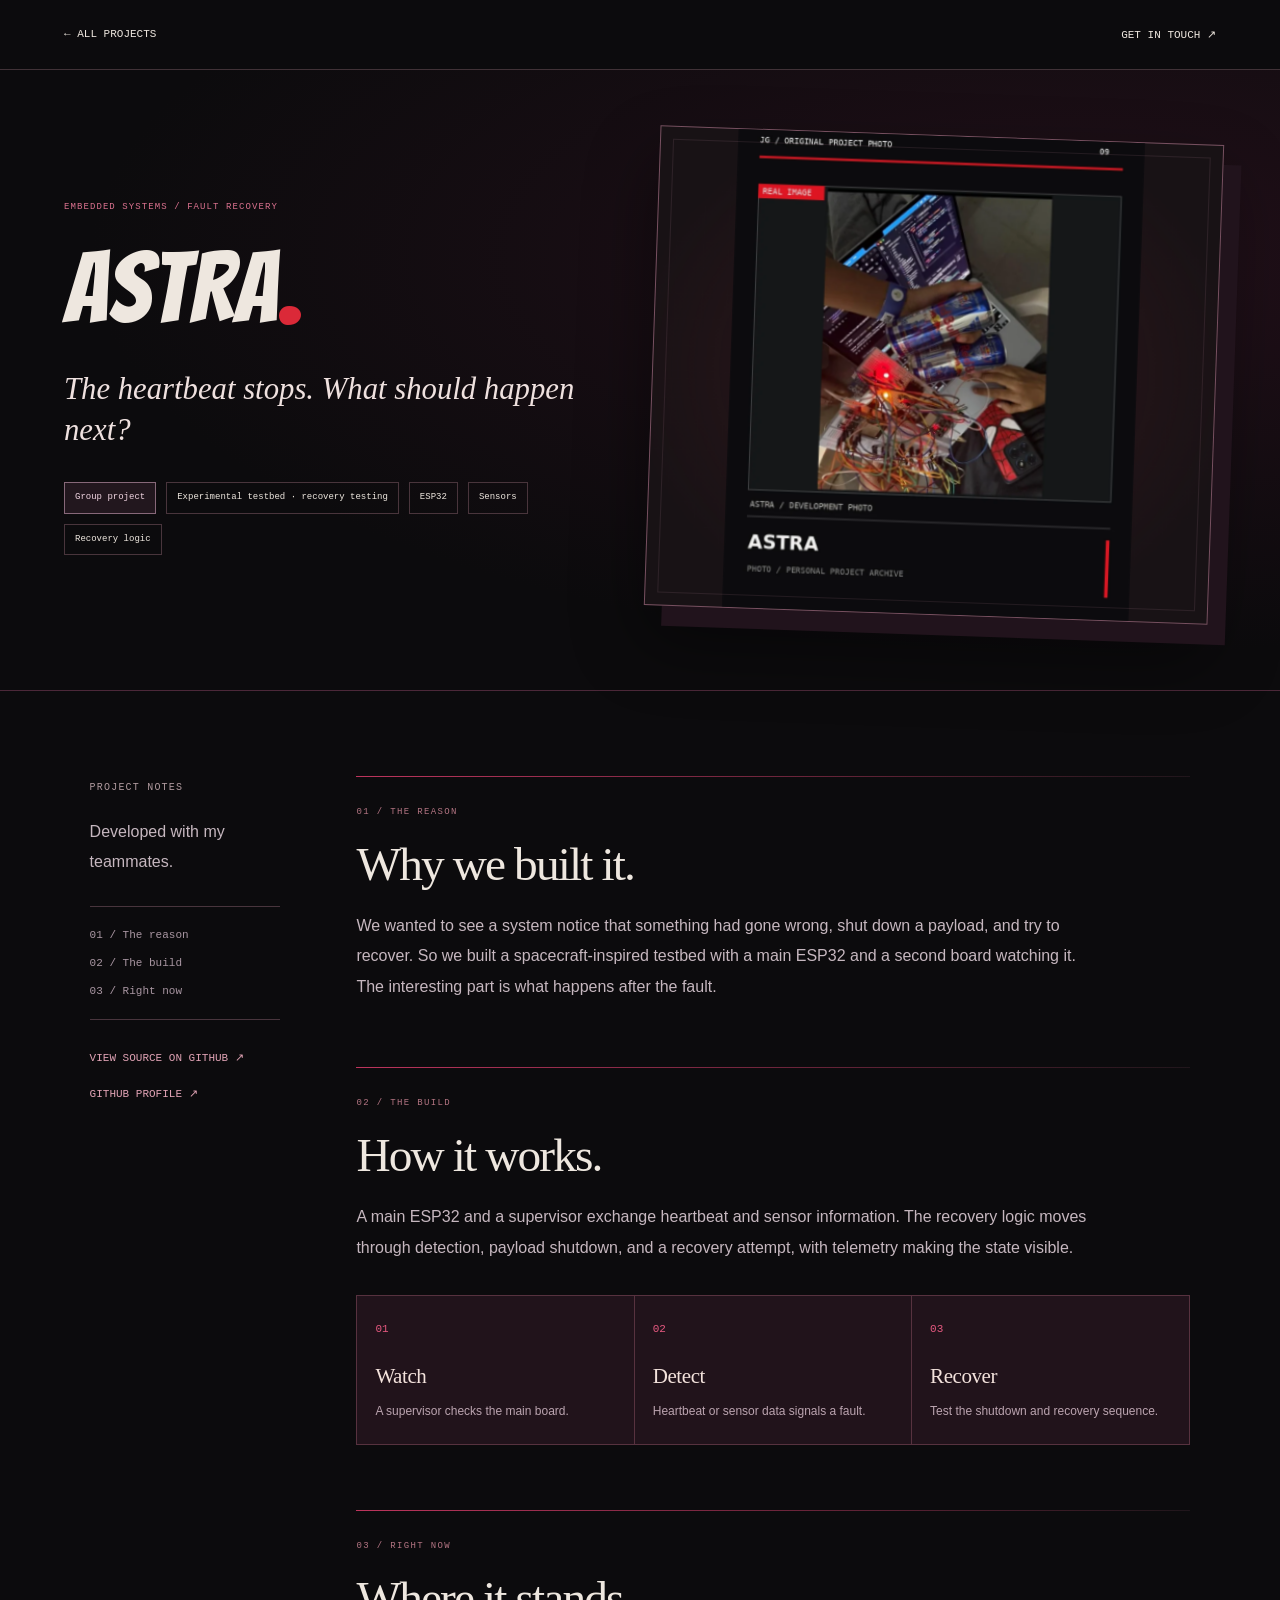
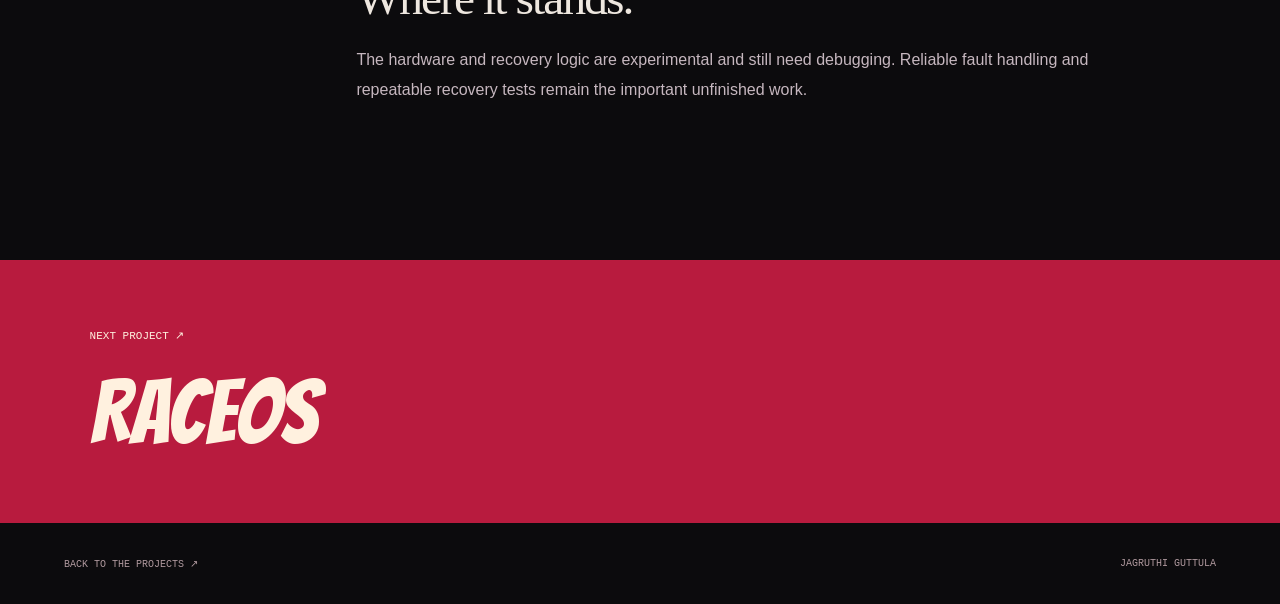
<file: projects/astra.html>
<!doctype html><html lang="en"><head><meta charset="utf-8"><meta name="viewport" content="width=device-width,initial-scale=1"><meta name="theme-color" content="#0d0b0d"><title>ASTRA — Jagruthi Guttula</title><meta name="description" content="We wanted to see a system notice that something had gone wrong, shut down a payload, and try to recover. So we built a spacecraft-inspired testbed with a main ESP32 and a second board watching it. The interesting part is what happens after the fault."><link rel="stylesheet" href="../assets/project-pages.css?v=edit08"></head><body><nav class="case-nav"><a href="../index.html#projects">← ALL PROJECTS</a><a href="../index.html#contact">GET IN TOUCH ↗</a></nav><main><div class="case-opening"><header class="case-header"><span>EMBEDDED SYSTEMS / FAULT RECOVERY</span><h1>ASTRA<b>.</b></h1><p>The heartbeat stops. What should happen next?</p><div class="project-tags"><span class="credit-badge">Group project</span><span>Experimental testbed · recovery testing</span><span>ESP32</span><span>Sensors</span><span>Recovery logic</span></div></header><div class="case-cover"><img src="../assets/cover_09.webp" alt="ASTRA project cover artwork"></div></div><div class="case-story"><aside><span>PROJECT NOTES</span><p class="case-role">Developed with my teammates.</p><nav class="case-index" aria-label="Project sections"><a href="#why">01 / The reason</a><a href="#how">02 / The build</a><a href="#now">03 / Right now</a></nav><div class="case-links"><a href="https://github.com/jagruthig2020-ship-it/ASTRA" target="_blank" rel="noopener noreferrer">VIEW SOURCE ON GITHUB ↗</a><a href="https://github.com/jagruthig2020-ship-it" target="_blank" rel="noopener noreferrer">GITHUB PROFILE ↗</a></div></aside><article><section id="why"><span>01 / THE REASON</span><h2>Why we built it.</h2><p>We wanted to see a system notice that something had gone wrong, shut down a payload, and try to recover. So we built a spacecraft-inspired testbed with a main ESP32 and a second board watching it. The interesting part is what happens after the fault.</p></section><section id="how"><span>02 / THE BUILD</span><h2>How it works.</h2><p>A main ESP32 and a supervisor exchange heartbeat and sensor information. The recovery logic moves through detection, payload shutdown, and a recovery attempt, with telemetry making the state visible.</p><ol class="build-flow"><li><span>01</span><h3>Watch</h3><p>A supervisor checks the main board.</p></li><li><span>02</span><h3>Detect</h3><p>Heartbeat or sensor data signals a fault.</p></li><li><span>03</span><h3>Recover</h3><p>Test the shutdown and recovery sequence.</p></li></ol></section><section id="now"><span>03 / RIGHT NOW</span><h2>Where it stands.</h2><p>The hardware and recovery logic are experimental and still need debugging. Reliable fault handling and repeatable recovery tests remain the important unfinished work.</p></section></article></div><a class="next-project" href="raceos.html"><span>NEXT PROJECT ↗</span><h2>RACEOS</h2></a></main><footer><a href="../index.html#projects">BACK TO THE PROJECTS ↗</a><span>JAGRUTHI GUTTULA</span></footer><script src="../assets/project-motion.js?v=edit08"></script><script src="../assets/project-bridge.js?v=edit08"></script></body></html>
</file>
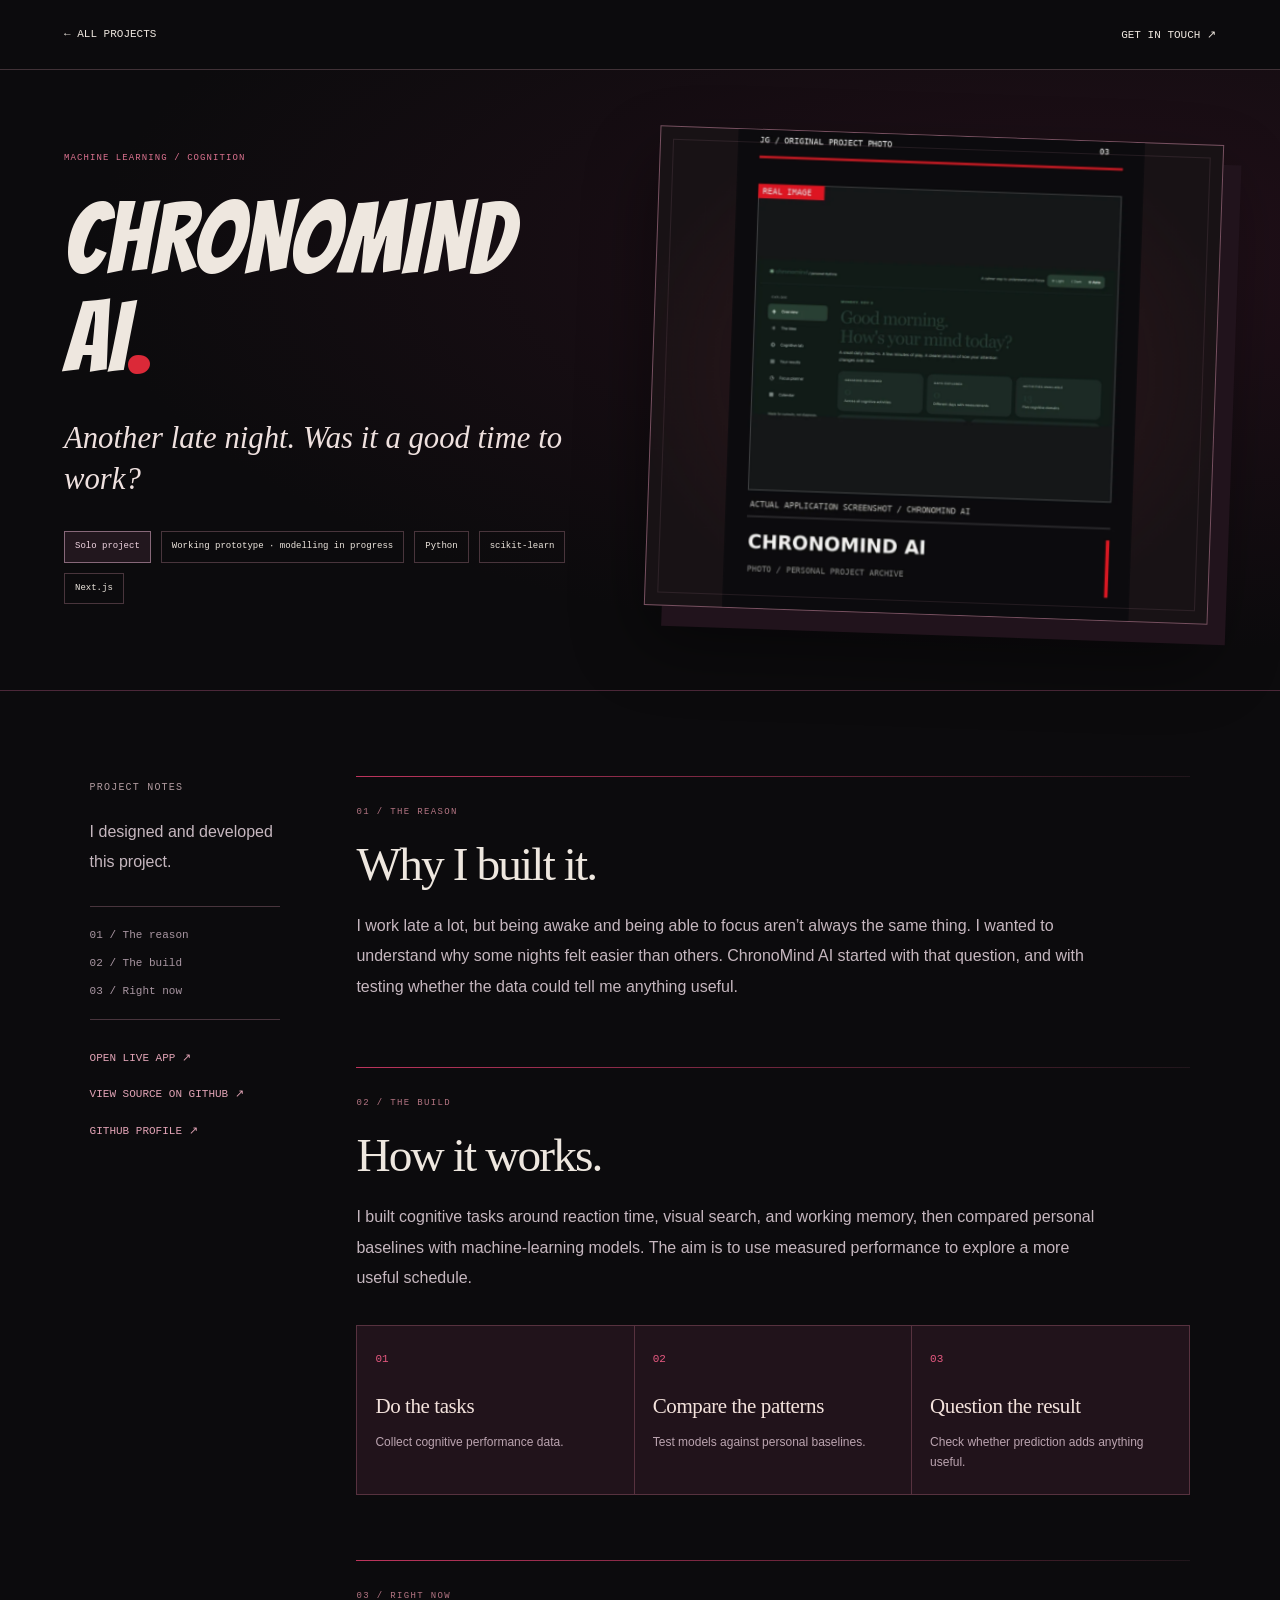
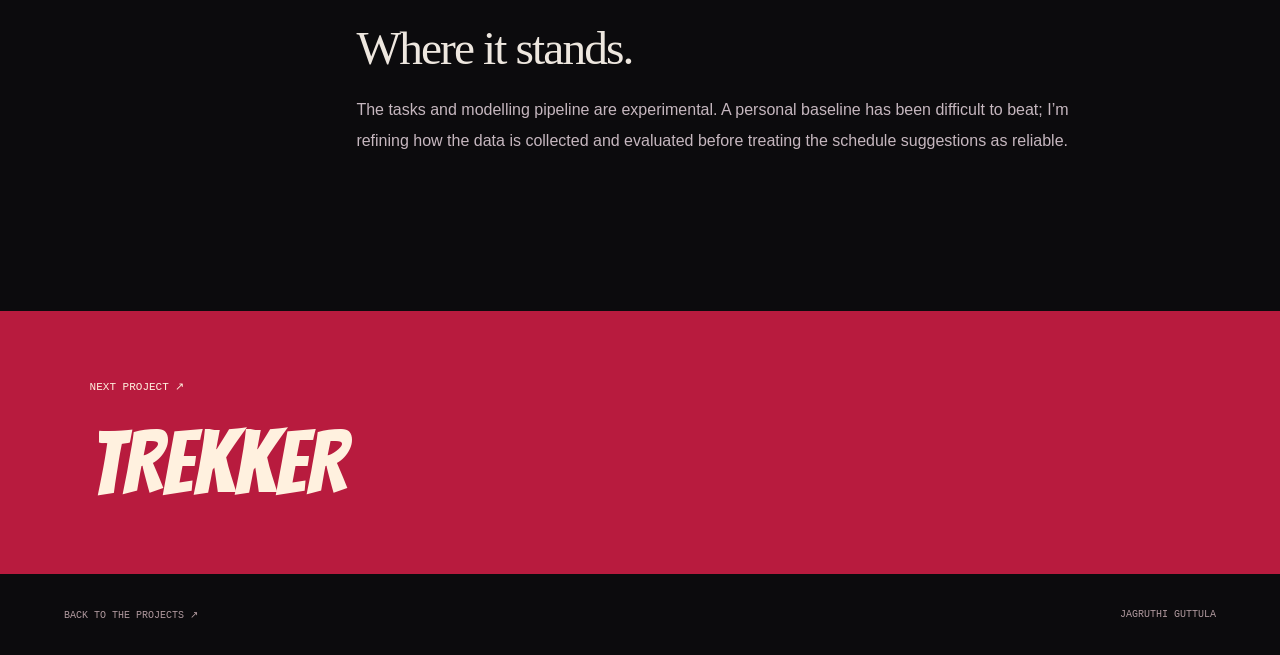
<file: projects/chronomind-ai.html>
<!doctype html><html lang="en"><head><meta charset="utf-8"><meta name="viewport" content="width=device-width,initial-scale=1"><meta name="theme-color" content="#0d0b0d"><title>CHRONOMIND AI — Jagruthi Guttula</title><meta name="description" content="I work late a lot, but being awake and being able to focus aren’t always the same thing. I wanted to understand why some nights felt easier than others. ChronoMind AI started with that question, and with testing whether the data could tell me anything useful."><link rel="stylesheet" href="../assets/project-pages.css?v=edit08"></head><body><nav class="case-nav"><a href="../index.html#projects">← ALL PROJECTS</a><a href="../index.html#contact">GET IN TOUCH ↗</a></nav><main><div class="case-opening"><header class="case-header"><span>MACHINE LEARNING / COGNITION</span><h1>CHRONOMIND AI<b>.</b></h1><p>Another late night. Was it a good time to work?</p><div class="project-tags"><span class="credit-badge">Solo project</span><span>Working prototype · modelling in progress</span><span>Python</span><span>scikit-learn</span><span>Next.js</span></div></header><div class="case-cover"><img src="../assets/cover_03.webp" alt="CHRONOMIND AI project cover artwork"></div></div><div class="case-story"><aside><span>PROJECT NOTES</span><p class="case-role">I designed and developed this project.</p><nav class="case-index" aria-label="Project sections"><a href="#why">01 / The reason</a><a href="#how">02 / The build</a><a href="#now">03 / Right now</a></nav><div class="case-links"><a href="https://chrono-mind-ai-steel.vercel.app" target="_blank" rel="noopener noreferrer">OPEN LIVE APP ↗</a><a href="https://github.com/jagruthig2020-ship-it/ChronoMind-AI" target="_blank" rel="noopener noreferrer">VIEW SOURCE ON GITHUB ↗</a><a href="https://github.com/jagruthig2020-ship-it" target="_blank" rel="noopener noreferrer">GITHUB PROFILE ↗</a></div></aside><article><section id="why"><span>01 / THE REASON</span><h2>Why I built it.</h2><p>I work late a lot, but being awake and being able to focus aren’t always the same thing. I wanted to understand why some nights felt easier than others. ChronoMind AI started with that question, and with testing whether the data could tell me anything useful.</p></section><section id="how"><span>02 / THE BUILD</span><h2>How it works.</h2><p>I built cognitive tasks around reaction time, visual search, and working memory, then compared personal baselines with machine-learning models. The aim is to use measured performance to explore a more useful schedule.</p><ol class="build-flow"><li><span>01</span><h3>Do the tasks</h3><p>Collect cognitive performance data.</p></li><li><span>02</span><h3>Compare the patterns</h3><p>Test models against personal baselines.</p></li><li><span>03</span><h3>Question the result</h3><p>Check whether prediction adds anything useful.</p></li></ol></section><section id="now"><span>03 / RIGHT NOW</span><h2>Where it stands.</h2><p>The tasks and modelling pipeline are experimental. A personal baseline has been difficult to beat; I’m refining how the data is collected and evaluated before treating the schedule suggestions as reliable.</p></section></article></div><a class="next-project" href="trekker.html"><span>NEXT PROJECT ↗</span><h2>TREKKER</h2></a></main><footer><a href="../index.html#projects">BACK TO THE PROJECTS ↗</a><span>JAGRUTHI GUTTULA</span></footer><script src="../assets/project-motion.js?v=edit08"></script><script src="../assets/project-bridge.js?v=edit08"></script></body></html>
</file>
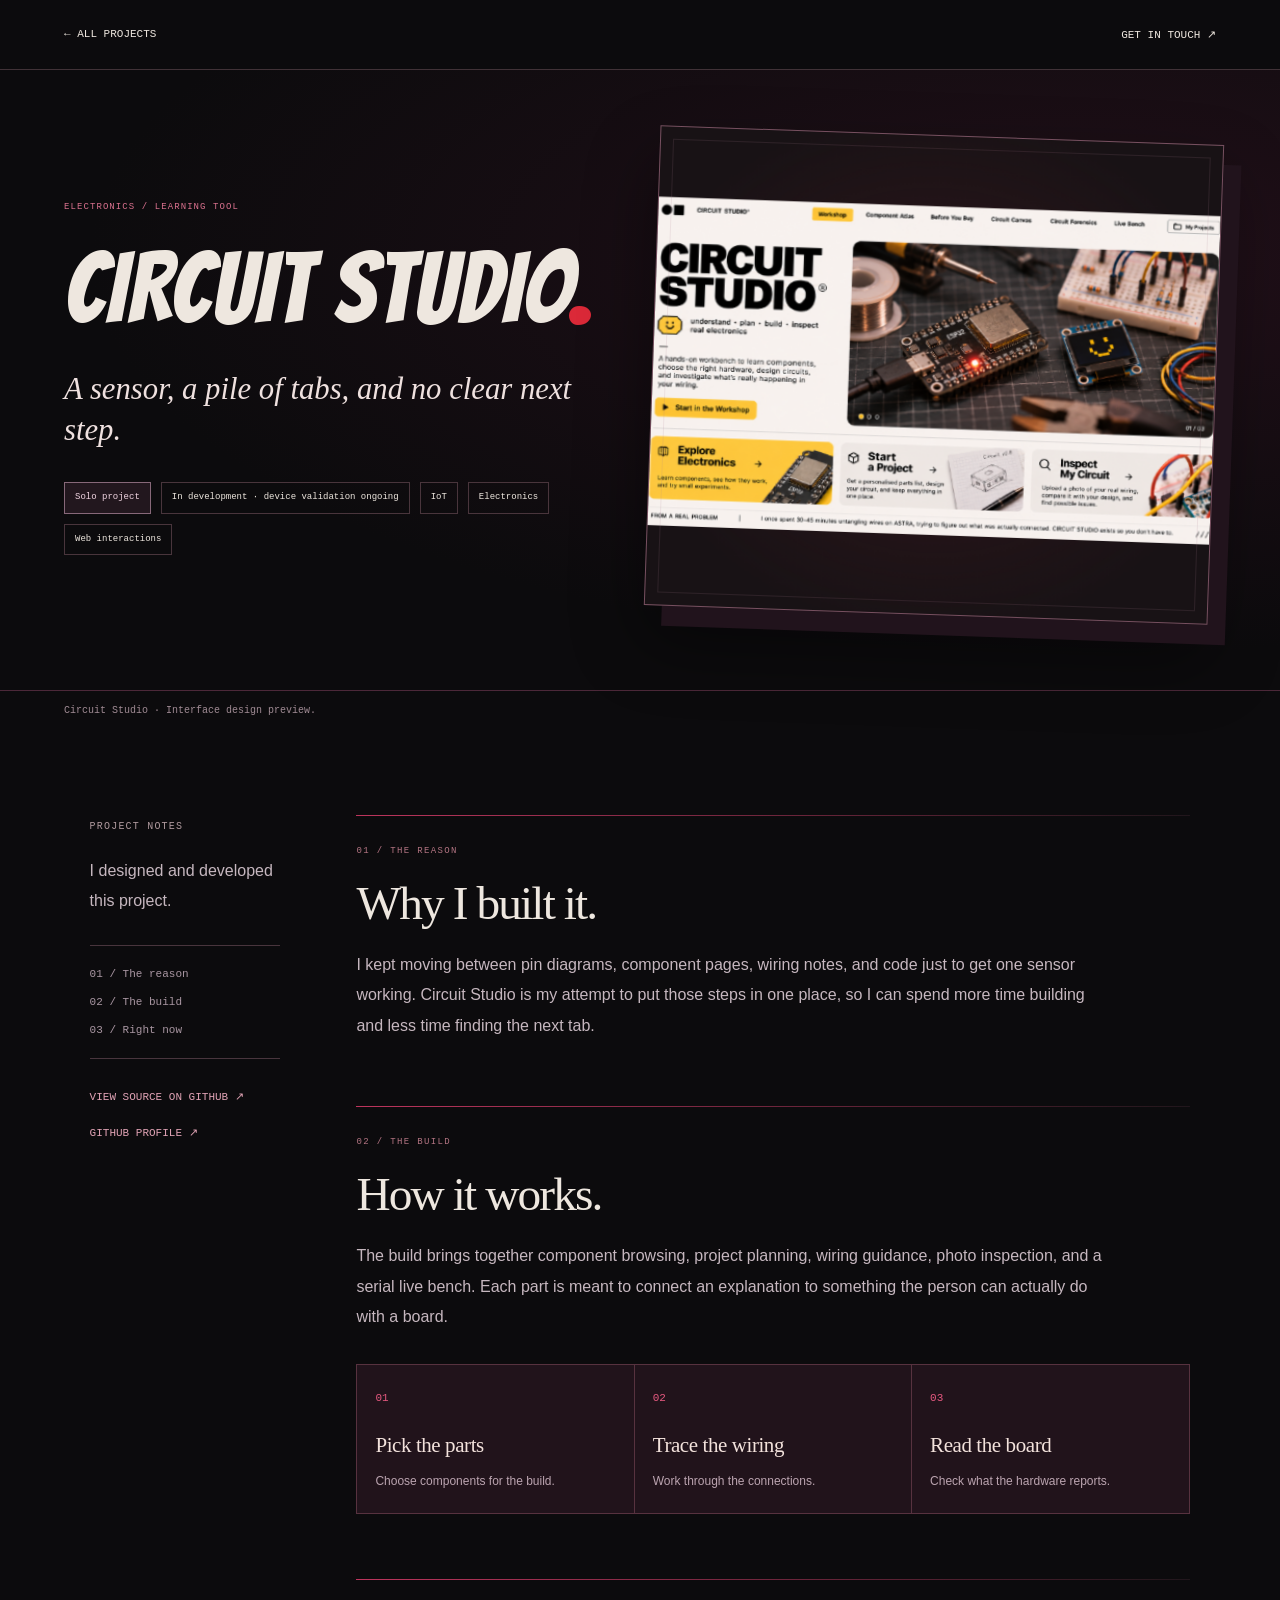
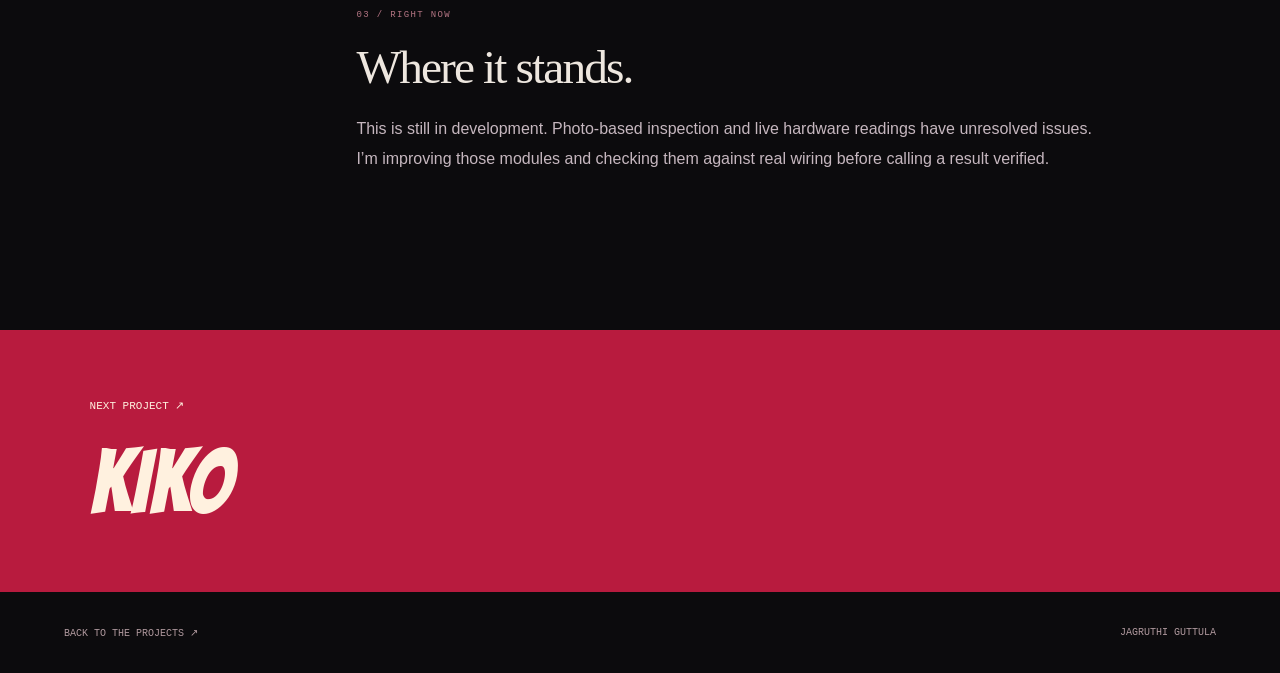
<file: projects/circuit-studio.html>
<!doctype html><html lang="en"><head><meta charset="utf-8"><meta name="viewport" content="width=device-width,initial-scale=1"><meta name="theme-color" content="#0d0b0d"><title>CIRCUIT STUDIO — Jagruthi Guttula</title><meta name="description" content="I kept moving between pin diagrams, component pages, wiring notes, and code just to get one sensor working. Circuit Studio is my attempt to put those steps in one place, so I can spend more time building and less time finding the next tab."><link rel="stylesheet" href="../assets/project-pages.css?v=edit08"></head><body><nav class="case-nav"><a href="../index.html#projects">← ALL PROJECTS</a><a href="../index.html#contact">GET IN TOUCH ↗</a></nav><main><div class="case-opening"><header class="case-header"><span>ELECTRONICS / LEARNING TOOL</span><h1>CIRCUIT STUDIO<b>.</b></h1><p>A sensor, a pile of tabs, and no clear next step.</p><div class="project-tags"><span class="credit-badge">Solo project</span><span>In development · device validation ongoing</span><span>IoT</span><span>Electronics</span><span>Web interactions</span></div></header><div class="case-cover"><img src="../assets/circuit-studio-preview.png" alt="Circuit Studio interface design preview"></div></div><p class="cover-caption">Circuit Studio · Interface design preview.</p><div class="case-story"><aside><span>PROJECT NOTES</span><p class="case-role">I designed and developed this project.</p><nav class="case-index" aria-label="Project sections"><a href="#why">01 / The reason</a><a href="#how">02 / The build</a><a href="#now">03 / Right now</a></nav><div class="case-links"><a href="https://github.com/jagruthig2020-ship-it/Circuit-Studio" target="_blank" rel="noopener noreferrer">VIEW SOURCE ON GITHUB ↗</a><a href="https://github.com/jagruthig2020-ship-it" target="_blank" rel="noopener noreferrer">GITHUB PROFILE ↗</a></div></aside><article><section id="why"><span>01 / THE REASON</span><h2>Why I built it.</h2><p>I kept moving between pin diagrams, component pages, wiring notes, and code just to get one sensor working. Circuit Studio is my attempt to put those steps in one place, so I can spend more time building and less time finding the next tab.</p></section><section id="how"><span>02 / THE BUILD</span><h2>How it works.</h2><p>The build brings together component browsing, project planning, wiring guidance, photo inspection, and a serial live bench. Each part is meant to connect an explanation to something the person can actually do with a board.</p><ol class="build-flow"><li><span>01</span><h3>Pick the parts</h3><p>Choose components for the build.</p></li><li><span>02</span><h3>Trace the wiring</h3><p>Work through the connections.</p></li><li><span>03</span><h3>Read the board</h3><p>Check what the hardware reports.</p></li></ol></section><section id="now"><span>03 / RIGHT NOW</span><h2>Where it stands.</h2><p>This is still in development. Photo-based inspection and live hardware readings have unresolved issues. I’m improving those modules and checking them against real wiring before calling a result verified.</p></section></article></div><a class="next-project" href="kiko.html"><span>NEXT PROJECT ↗</span><h2>KIKO</h2></a></main><footer><a href="../index.html#projects">BACK TO THE PROJECTS ↗</a><span>JAGRUTHI GUTTULA</span></footer><script src="../assets/project-motion.js?v=edit08"></script><script src="../assets/project-bridge.js?v=edit08"></script></body></html>
</file>
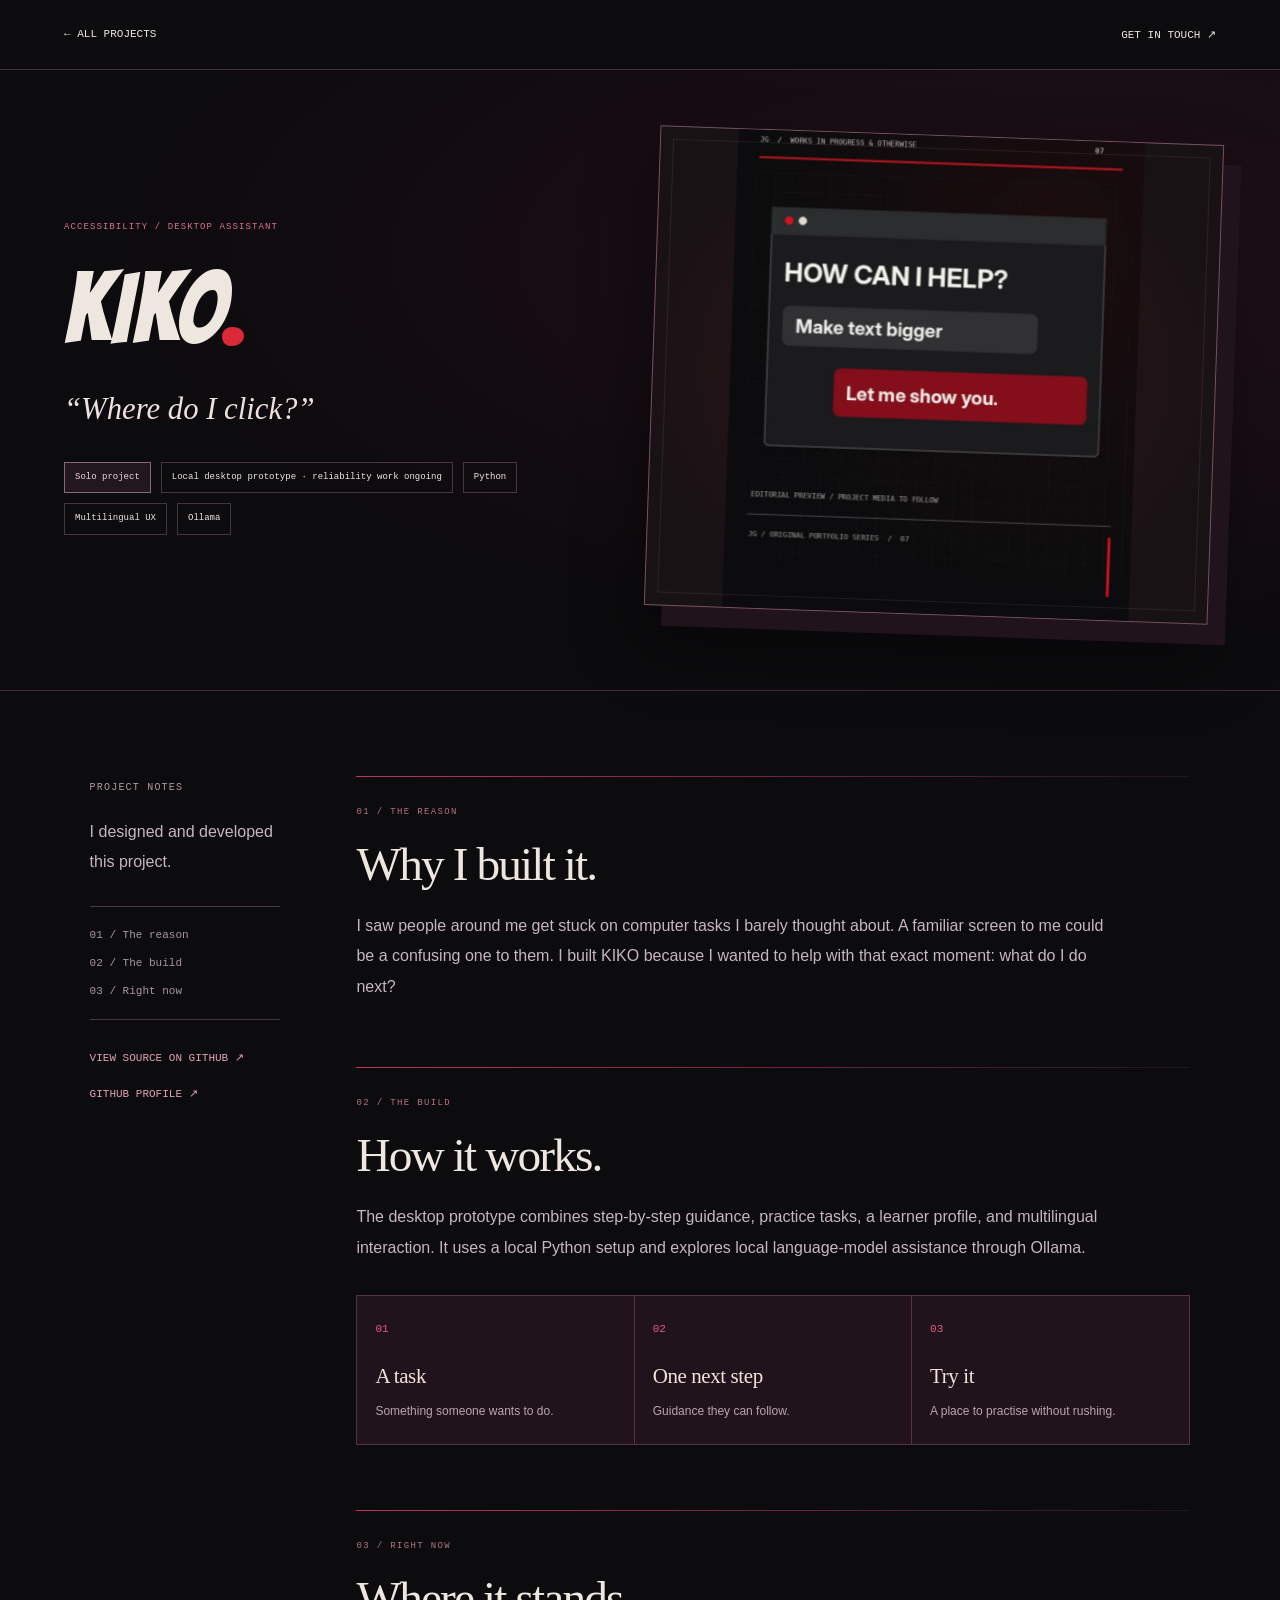
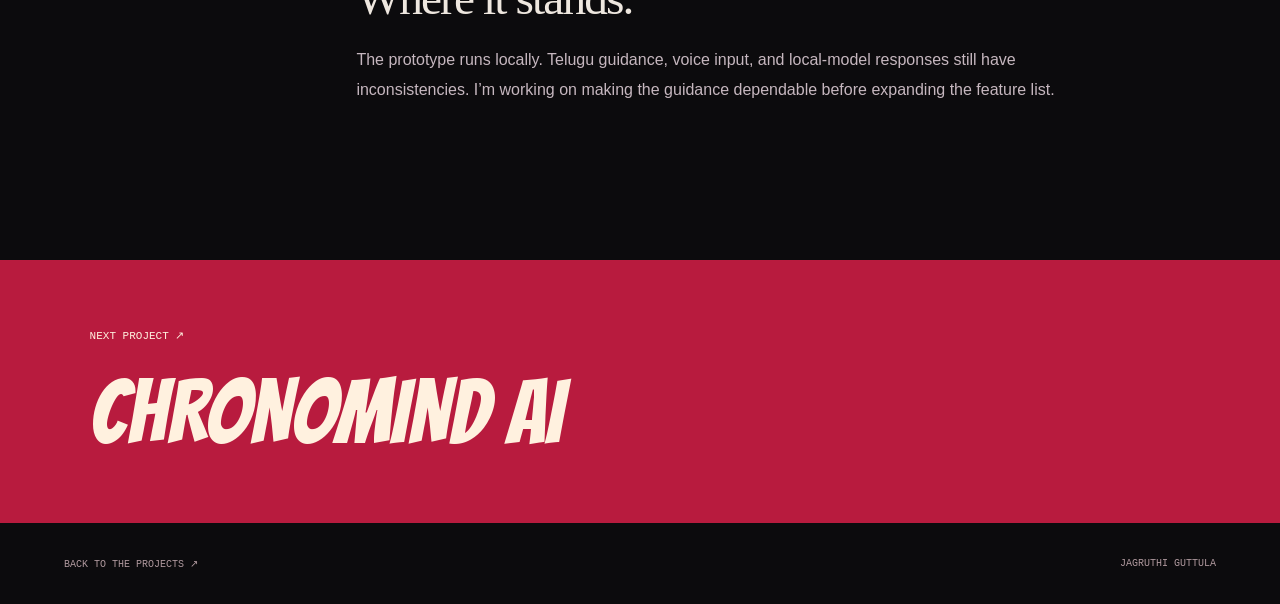
<file: projects/kiko.html>
<!doctype html><html lang="en"><head><meta charset="utf-8"><meta name="viewport" content="width=device-width,initial-scale=1"><meta name="theme-color" content="#0d0b0d"><title>KIKO — Jagruthi Guttula</title><meta name="description" content="I saw people around me get stuck on computer tasks I barely thought about. A familiar screen to me could be a confusing one to them. I built KIKO because I wanted to help with that exact moment: what do I do next?"><link rel="stylesheet" href="../assets/project-pages.css?v=edit08"></head><body><nav class="case-nav"><a href="../index.html#projects">← ALL PROJECTS</a><a href="../index.html#contact">GET IN TOUCH ↗</a></nav><main><div class="case-opening"><header class="case-header"><span>ACCESSIBILITY / DESKTOP ASSISTANT</span><h1>KIKO<b>.</b></h1><p>“Where do I click?”</p><div class="project-tags"><span class="credit-badge">Solo project</span><span>Local desktop prototype · reliability work ongoing</span><span>Python</span><span>Multilingual UX</span><span>Ollama</span></div></header><div class="case-cover"><img src="../assets/cover_07.webp" alt="KIKO project cover artwork"></div></div><div class="case-story"><aside><span>PROJECT NOTES</span><p class="case-role">I designed and developed this project.</p><nav class="case-index" aria-label="Project sections"><a href="#why">01 / The reason</a><a href="#how">02 / The build</a><a href="#now">03 / Right now</a></nav><div class="case-links"><a href="https://github.com/jagruthig2020-ship-it/Kiko" target="_blank" rel="noopener noreferrer">VIEW SOURCE ON GITHUB ↗</a><a href="https://github.com/jagruthig2020-ship-it" target="_blank" rel="noopener noreferrer">GITHUB PROFILE ↗</a></div></aside><article><section id="why"><span>01 / THE REASON</span><h2>Why I built it.</h2><p>I saw people around me get stuck on computer tasks I barely thought about. A familiar screen to me could be a confusing one to them. I built KIKO because I wanted to help with that exact moment: what do I do next?</p></section><section id="how"><span>02 / THE BUILD</span><h2>How it works.</h2><p>The desktop prototype combines step-by-step guidance, practice tasks, a learner profile, and multilingual interaction. It uses a local Python setup and explores local language-model assistance through Ollama.</p><ol class="build-flow"><li><span>01</span><h3>A task</h3><p>Something someone wants to do.</p></li><li><span>02</span><h3>One next step</h3><p>Guidance they can follow.</p></li><li><span>03</span><h3>Try it</h3><p>A place to practise without rushing.</p></li></ol></section><section id="now"><span>03 / RIGHT NOW</span><h2>Where it stands.</h2><p>The prototype runs locally. Telugu guidance, voice input, and local-model responses still have inconsistencies. I’m working on making the guidance dependable before expanding the feature list.</p></section></article></div><a class="next-project" href="chronomind-ai.html"><span>NEXT PROJECT ↗</span><h2>CHRONOMIND AI</h2></a></main><footer><a href="../index.html#projects">BACK TO THE PROJECTS ↗</a><span>JAGRUTHI GUTTULA</span></footer><script src="../assets/project-motion.js?v=edit08"></script><script src="../assets/project-bridge.js?v=edit08"></script></body></html>
</file>
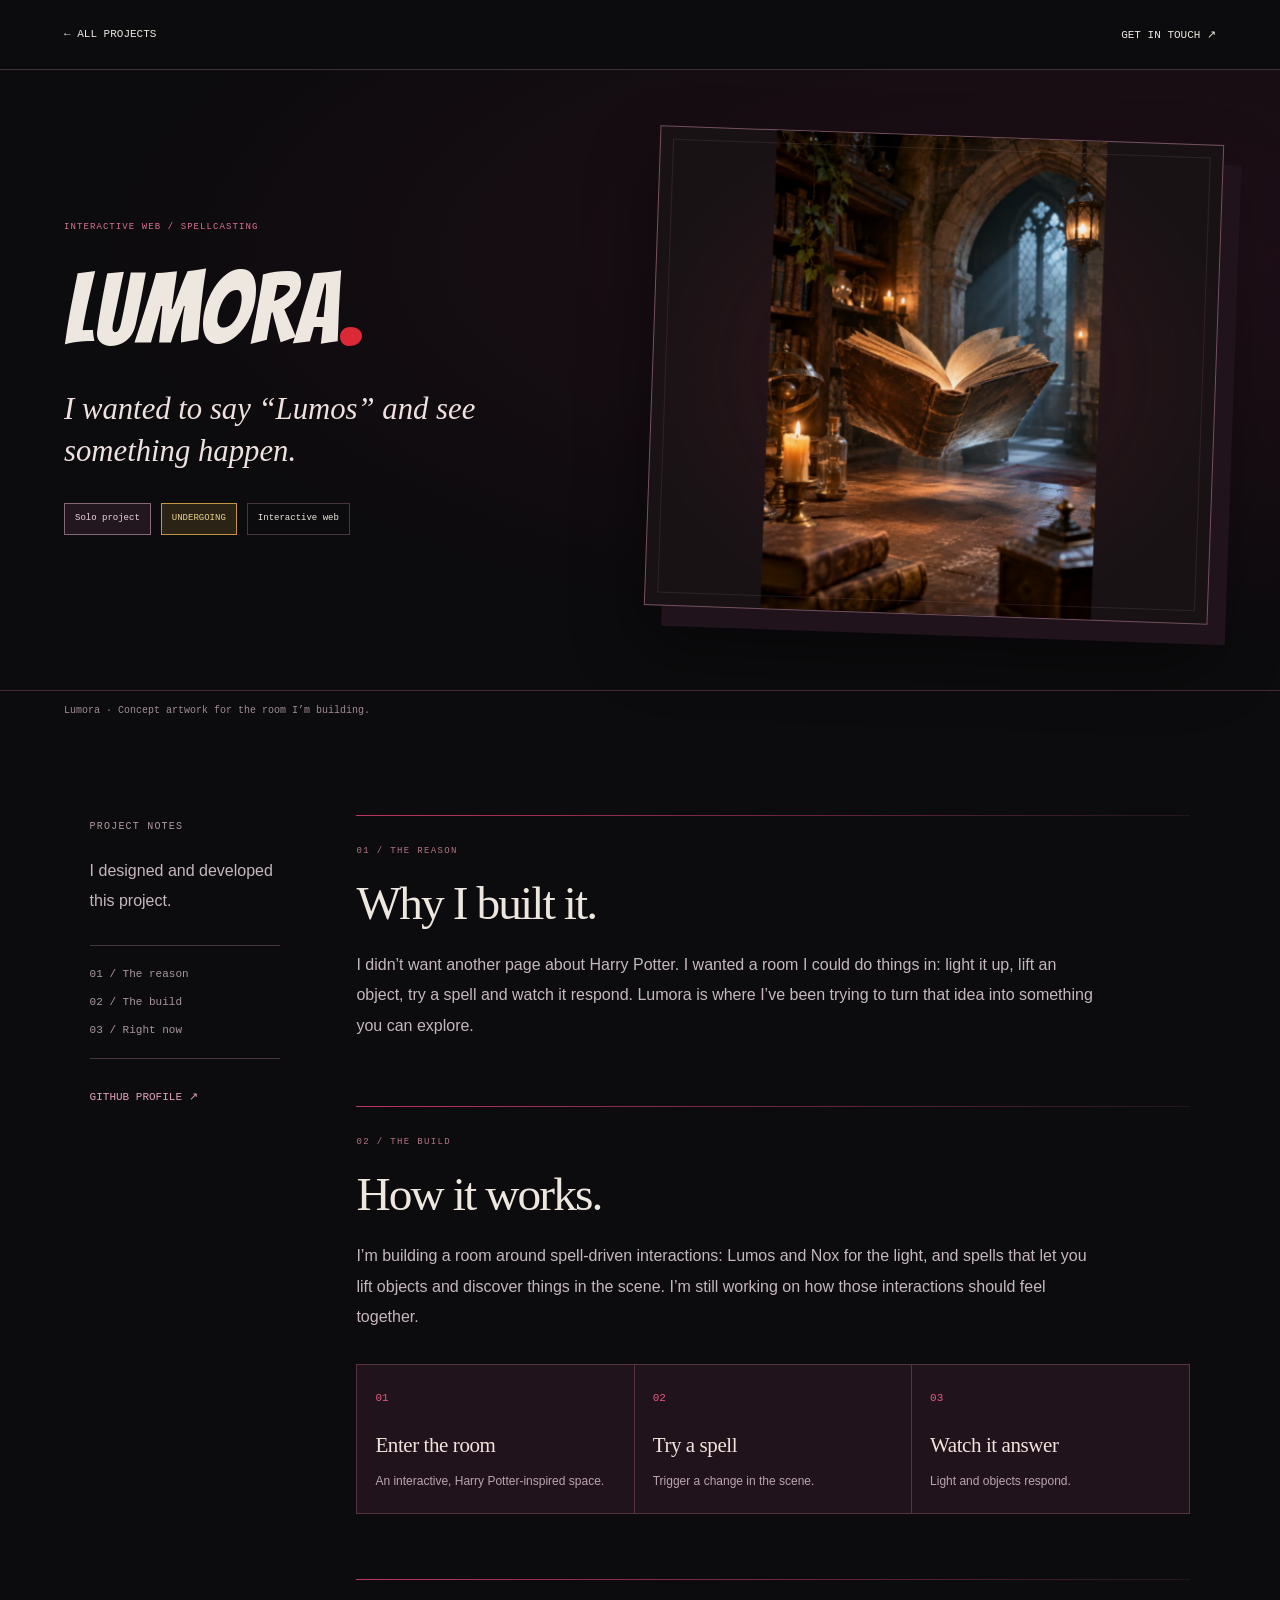
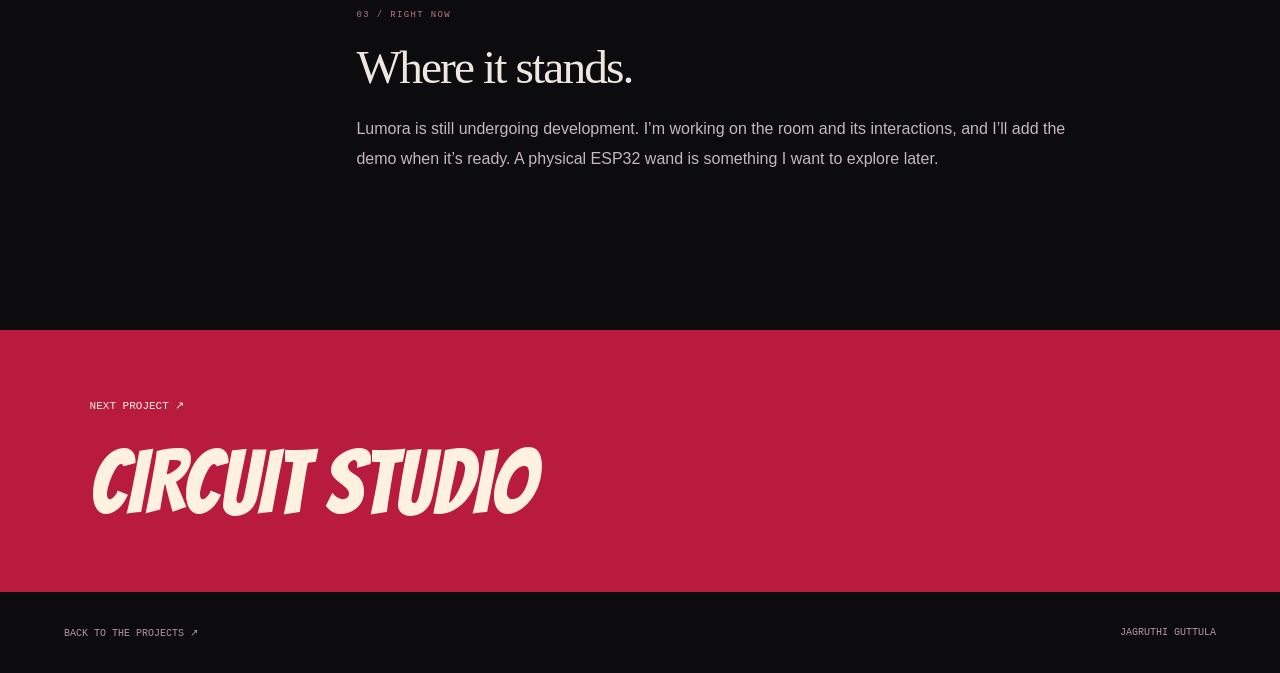
<file: projects/lumora.html>
<!doctype html><html lang="en"><head><meta charset="utf-8"><meta name="viewport" content="width=device-width,initial-scale=1"><meta name="theme-color" content="#0d0b0d"><title>LUMORA — Jagruthi Guttula</title><meta name="description" content="I didn’t want another page about Harry Potter. I wanted a room I could do things in: light it up, lift an object, try a spell and watch it respond. Lumora is where I’ve been trying to turn that idea into something you can explore."><link rel="stylesheet" href="../assets/project-pages.css?v=edit08"></head><body><nav class="case-nav"><a href="../index.html#projects">← ALL PROJECTS</a><a href="../index.html#contact">GET IN TOUCH ↗</a></nav><main><div class="case-opening"><header class="case-header"><span>INTERACTIVE WEB / SPELLCASTING</span><h1>LUMORA<b>.</b></h1><p>I wanted to say “Lumos” and see something happen.</p><div class="project-tags"><span class="credit-badge">Solo project</span><span class="status-chip">UNDERGOING</span><span>Interactive web</span></div></header><div class="case-cover"><img src="../assets/lumora-room.webp" alt="LUMORA project cover artwork"></div></div><p class="cover-caption">Lumora · Concept artwork for the room I’m building.</p><div class="case-story"><aside><span>PROJECT NOTES</span><p class="case-role">I designed and developed this project.</p><nav class="case-index" aria-label="Project sections"><a href="#why">01 / The reason</a><a href="#how">02 / The build</a><a href="#now">03 / Right now</a></nav><div class="case-links"><a href="https://github.com/jagruthig2020-ship-it" target="_blank" rel="noopener noreferrer">GITHUB PROFILE ↗</a></div></aside><article><section id="why"><span>01 / THE REASON</span><h2>Why I built it.</h2><p>I didn’t want another page about Harry Potter. I wanted a room I could do things in: light it up, lift an object, try a spell and watch it respond. Lumora is where I’ve been trying to turn that idea into something you can explore.</p></section><section id="how"><span>02 / THE BUILD</span><h2>How it works.</h2><p>I’m building a room around spell-driven interactions: Lumos and Nox for the light, and spells that let you lift objects and discover things in the scene. I’m still working on how those interactions should feel together.</p><ol class="build-flow"><li><span>01</span><h3>Enter the room</h3><p>An interactive, Harry Potter-inspired space.</p></li><li><span>02</span><h3>Try a spell</h3><p>Trigger a change in the scene.</p></li><li><span>03</span><h3>Watch it answer</h3><p>Light and objects respond.</p></li></ol></section><section id="now"><span>03 / RIGHT NOW</span><h2>Where it stands.</h2><p>Lumora is still undergoing development. I’m working on the room and its interactions, and I’ll add the demo when it’s ready. A physical ESP32 wand is something I want to explore later.</p></section></article></div><a class="next-project" href="circuit-studio.html"><span>NEXT PROJECT ↗</span><h2>CIRCUIT STUDIO</h2></a></main><footer><a href="../index.html#projects">BACK TO THE PROJECTS ↗</a><span>JAGRUTHI GUTTULA</span></footer><script src="../assets/project-motion.js?v=edit08"></script><script src="../assets/project-bridge.js?v=edit08"></script></body></html>
</file>
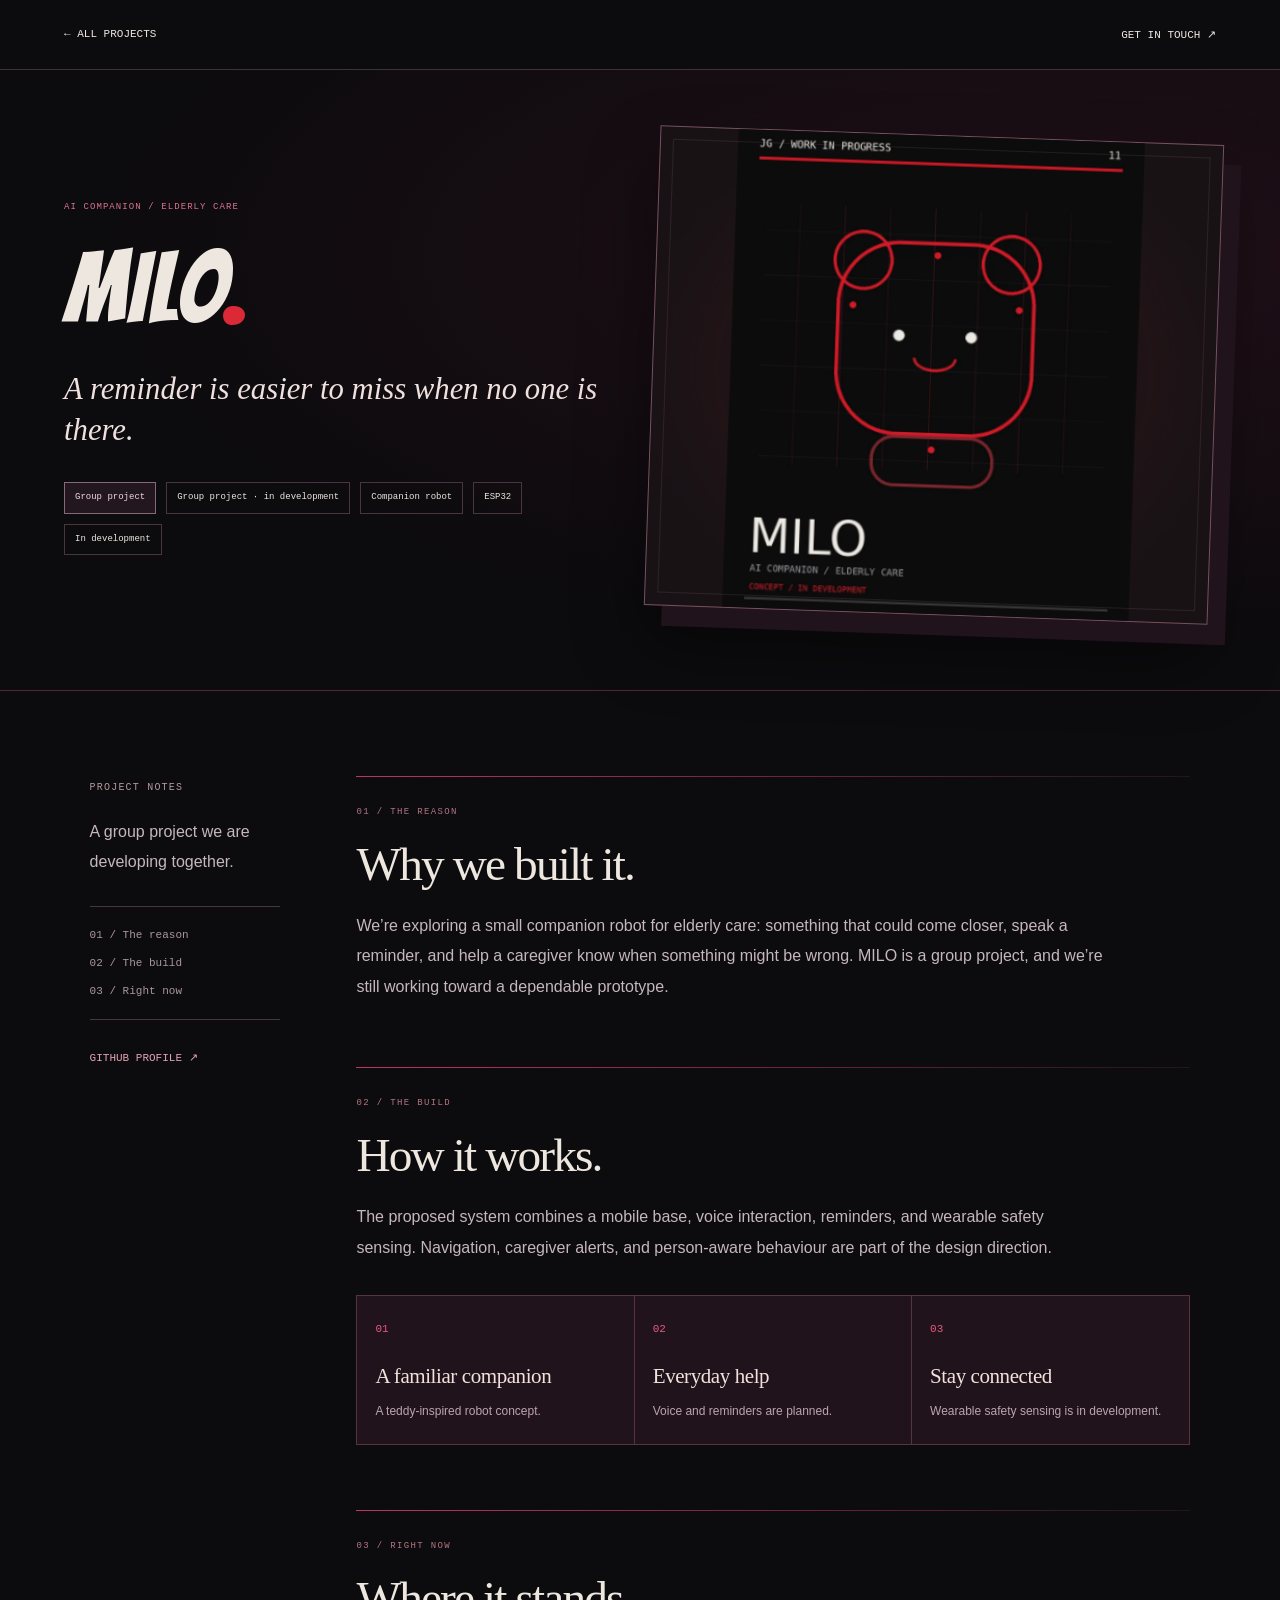
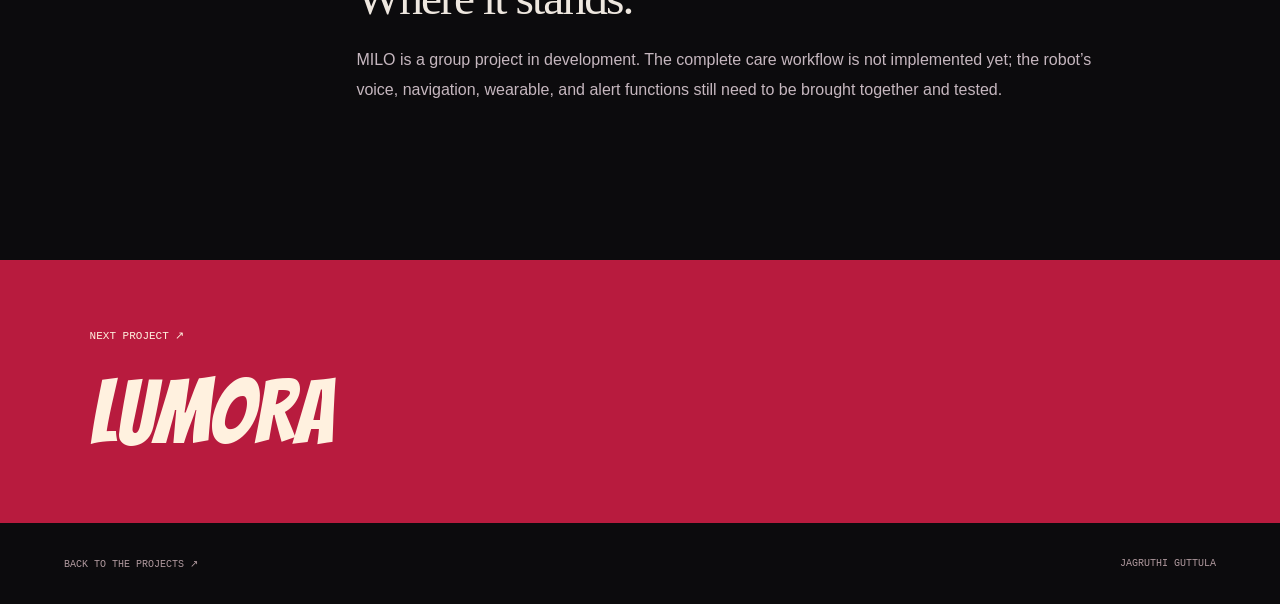
<file: projects/milo.html>
<!doctype html><html lang="en"><head><meta charset="utf-8"><meta name="viewport" content="width=device-width,initial-scale=1"><meta name="theme-color" content="#0d0b0d"><title>MILO — Jagruthi Guttula</title><meta name="description" content="We’re exploring a small companion robot for elderly care: something that could come closer, speak a reminder, and help a caregiver know when something might be wrong. MILO is a group project, and we’re still working toward a dependable prototype."><link rel="stylesheet" href="../assets/project-pages.css?v=edit08"></head><body><nav class="case-nav"><a href="../index.html#projects">← ALL PROJECTS</a><a href="../index.html#contact">GET IN TOUCH ↗</a></nav><main><div class="case-opening"><header class="case-header"><span>AI COMPANION / ELDERLY CARE</span><h1>MILO<b>.</b></h1><p>A reminder is easier to miss when no one is there.</p><div class="project-tags"><span class="credit-badge">Group project</span><span>Group project · in development</span><span>Companion robot</span><span>ESP32</span><span>In development</span></div></header><div class="case-cover"><img src="../assets/cover_11.webp" alt="MILO project cover artwork"></div></div><div class="case-story"><aside><span>PROJECT NOTES</span><p class="case-role">A group project we are developing together.</p><nav class="case-index" aria-label="Project sections"><a href="#why">01 / The reason</a><a href="#how">02 / The build</a><a href="#now">03 / Right now</a></nav><div class="case-links"><a href="https://github.com/jagruthig2020-ship-it" target="_blank" rel="noopener noreferrer">GITHUB PROFILE ↗</a></div></aside><article><section id="why"><span>01 / THE REASON</span><h2>Why we built it.</h2><p>We’re exploring a small companion robot for elderly care: something that could come closer, speak a reminder, and help a caregiver know when something might be wrong. MILO is a group project, and we’re still working toward a dependable prototype.</p></section><section id="how"><span>02 / THE BUILD</span><h2>How it works.</h2><p>The proposed system combines a mobile base, voice interaction, reminders, and wearable safety sensing. Navigation, caregiver alerts, and person-aware behaviour are part of the design direction.</p><ol class="build-flow"><li><span>01</span><h3>A familiar companion</h3><p>A teddy-inspired robot concept.</p></li><li><span>02</span><h3>Everyday help</h3><p>Voice and reminders are planned.</p></li><li><span>03</span><h3>Stay connected</h3><p>Wearable safety sensing is in development.</p></li></ol></section><section id="now"><span>03 / RIGHT NOW</span><h2>Where it stands.</h2><p>MILO is a group project in development. The complete care workflow is not implemented yet; the robot’s voice, navigation, wearable, and alert functions still need to be brought together and tested.</p></section></article></div><a class="next-project" href="lumora.html"><span>NEXT PROJECT ↗</span><h2>LUMORA</h2></a></main><footer><a href="../index.html#projects">BACK TO THE PROJECTS ↗</a><span>JAGRUTHI GUTTULA</span></footer><script src="../assets/project-motion.js?v=edit08"></script><script src="../assets/project-bridge.js?v=edit08"></script></body></html>
</file>
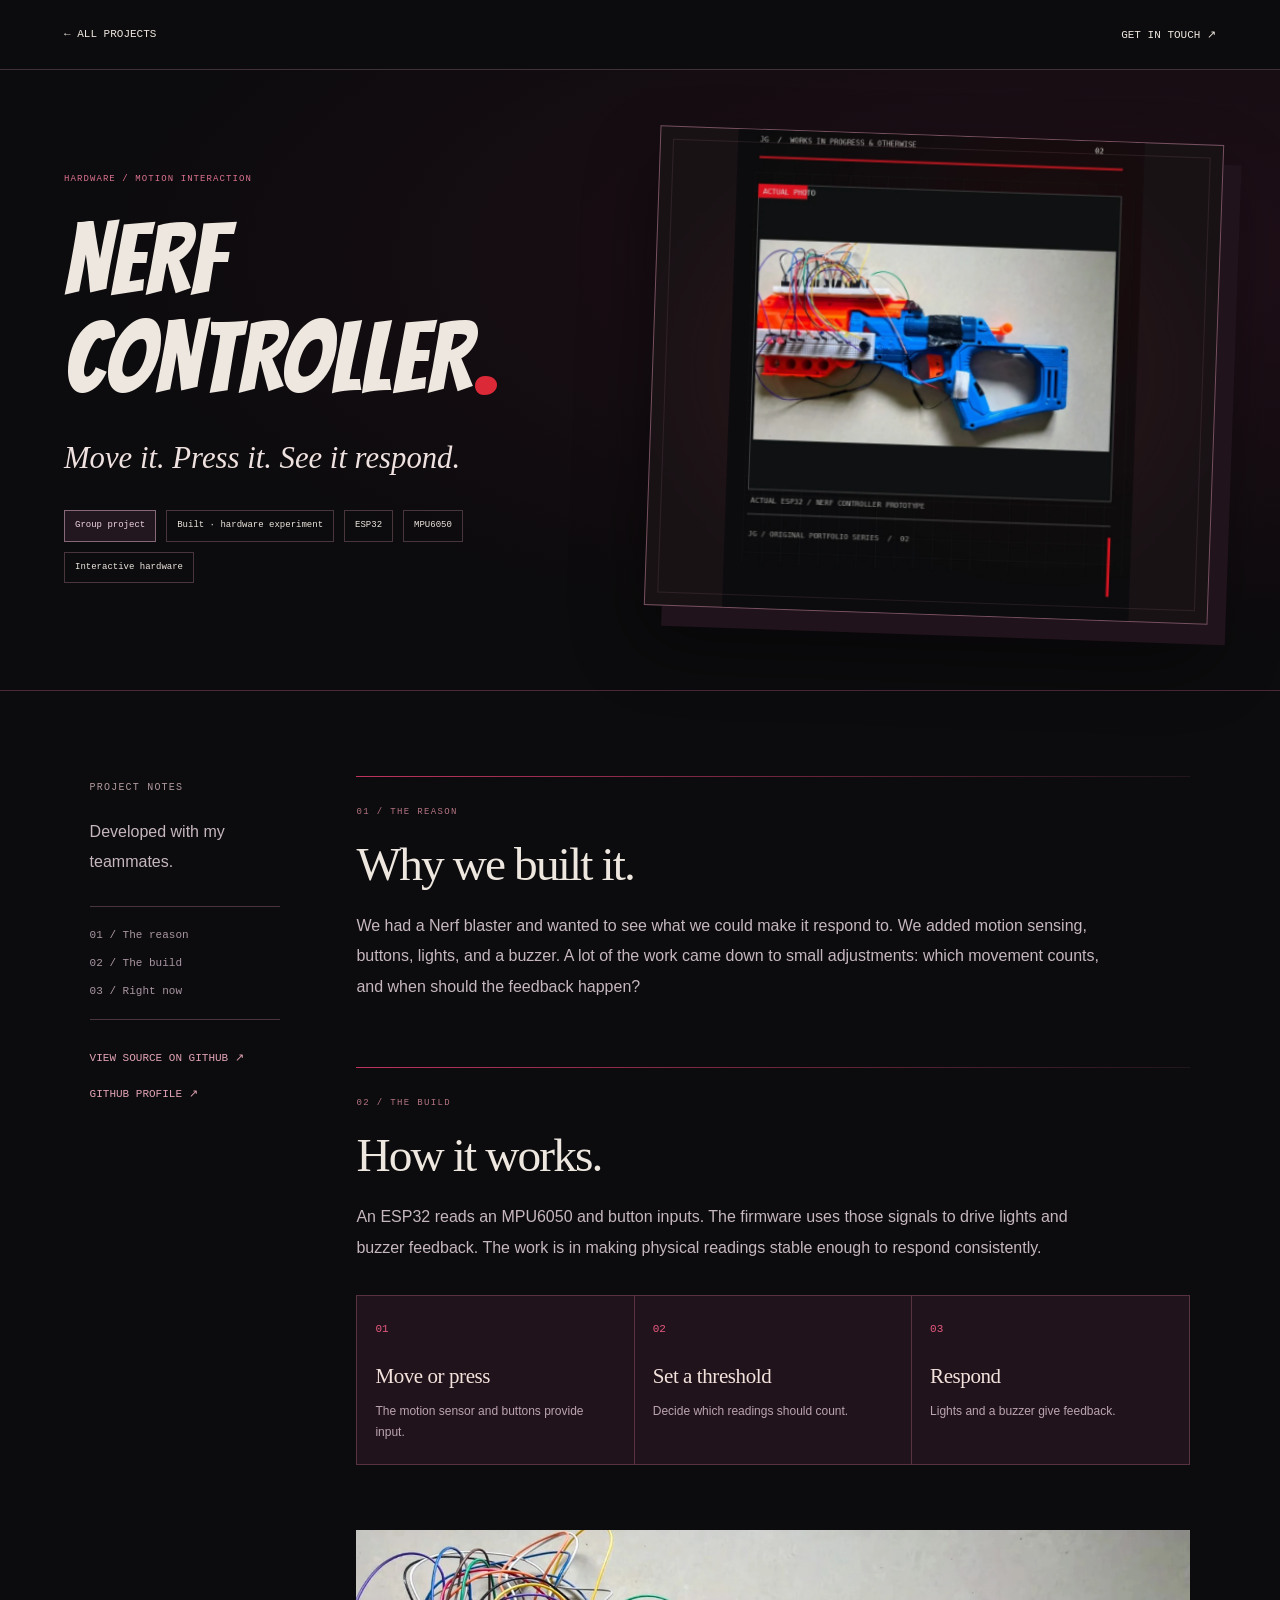
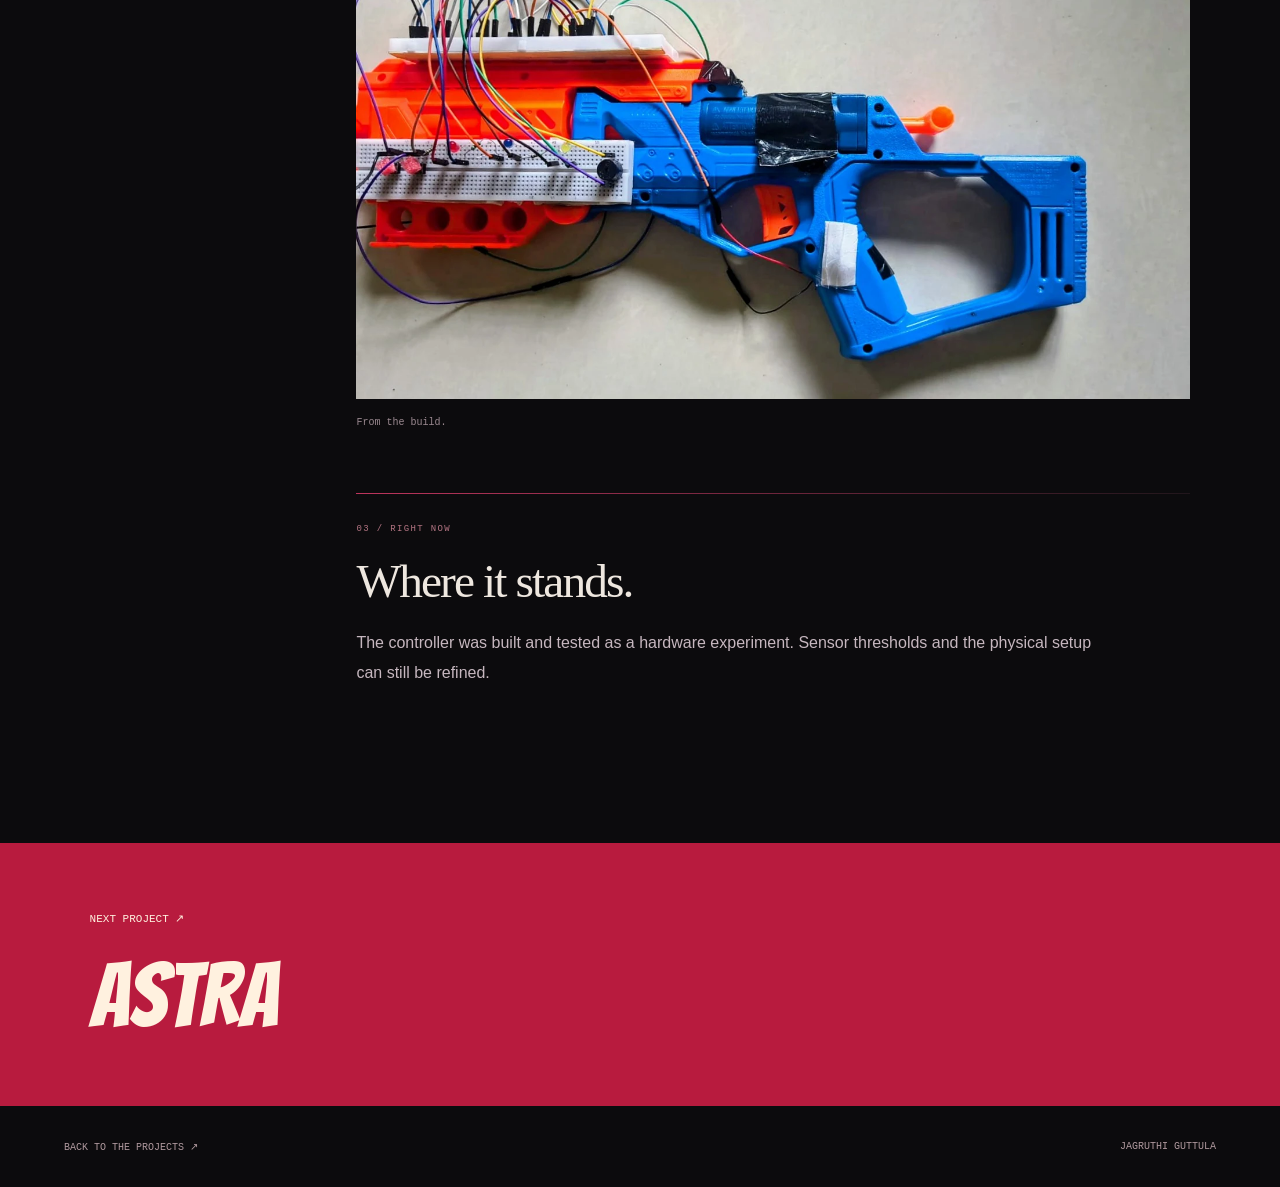
<file: projects/nerf-controller.html>
<!doctype html><html lang="en"><head><meta charset="utf-8"><meta name="viewport" content="width=device-width,initial-scale=1"><meta name="theme-color" content="#0d0b0d"><title>NERF CONTROLLER — Jagruthi Guttula</title><meta name="description" content="We had a Nerf blaster and wanted to see what we could make it respond to. We added motion sensing, buttons, lights, and a buzzer. A lot of the work came down to small adjustments: which movement counts, and when should the feedback happen?"><link rel="stylesheet" href="../assets/project-pages.css?v=edit08"></head><body><nav class="case-nav"><a href="../index.html#projects">← ALL PROJECTS</a><a href="../index.html#contact">GET IN TOUCH ↗</a></nav><main><div class="case-opening"><header class="case-header"><span>HARDWARE / MOTION INTERACTION</span><h1>NERF CONTROLLER<b>.</b></h1><p>Move it. Press it. See it respond.</p><div class="project-tags"><span class="credit-badge">Group project</span><span>Built · hardware experiment</span><span>ESP32</span><span>MPU6050</span><span>Interactive hardware</span></div></header><div class="case-cover"><img src="../assets/cover_02.webp" alt="NERF CONTROLLER project cover artwork"></div></div><div class="case-story"><aside><span>PROJECT NOTES</span><p class="case-role">Developed with my teammates.</p><nav class="case-index" aria-label="Project sections"><a href="#why">01 / The reason</a><a href="#how">02 / The build</a><a href="#now">03 / Right now</a></nav><div class="case-links"><a href="https://github.com/jagruthig2020-ship-it/nerf-controller" target="_blank" rel="noopener noreferrer">VIEW SOURCE ON GITHUB ↗</a><a href="https://github.com/jagruthig2020-ship-it" target="_blank" rel="noopener noreferrer">GITHUB PROFILE ↗</a></div></aside><article><section id="why"><span>01 / THE REASON</span><h2>Why we built it.</h2><p>We had a Nerf blaster and wanted to see what we could make it respond to. We added motion sensing, buttons, lights, and a buzzer. A lot of the work came down to small adjustments: which movement counts, and when should the feedback happen?</p></section><section id="how"><span>02 / THE BUILD</span><h2>How it works.</h2><p>An ESP32 reads an MPU6050 and button inputs. The firmware uses those signals to drive lights and buzzer feedback. The work is in making physical readings stable enough to respond consistently.</p><ol class="build-flow"><li><span>01</span><h3>Move or press</h3><p>The motion sensor and buttons provide input.</p></li><li><span>02</span><h3>Set a threshold</h3><p>Decide which readings should count.</p></li><li><span>03</span><h3>Respond</h3><p>Lights and a buzzer give feedback.</p></li></ol></section><figure class="build-photo"><img src="../assets/nerf.webp" alt="NERF CONTROLLER build photograph" loading="lazy"><figcaption>From the build.</figcaption></figure><section id="now"><span>03 / RIGHT NOW</span><h2>Where it stands.</h2><p>The controller was built and tested as a hardware experiment. Sensor thresholds and the physical setup can still be refined.</p></section></article></div><a class="next-project" href="astra.html"><span>NEXT PROJECT ↗</span><h2>ASTRA</h2></a></main><footer><a href="../index.html#projects">BACK TO THE PROJECTS ↗</a><span>JAGRUTHI GUTTULA</span></footer><script src="../assets/project-motion.js?v=edit08"></script><script src="../assets/project-bridge.js?v=edit08"></script></body></html>
</file>
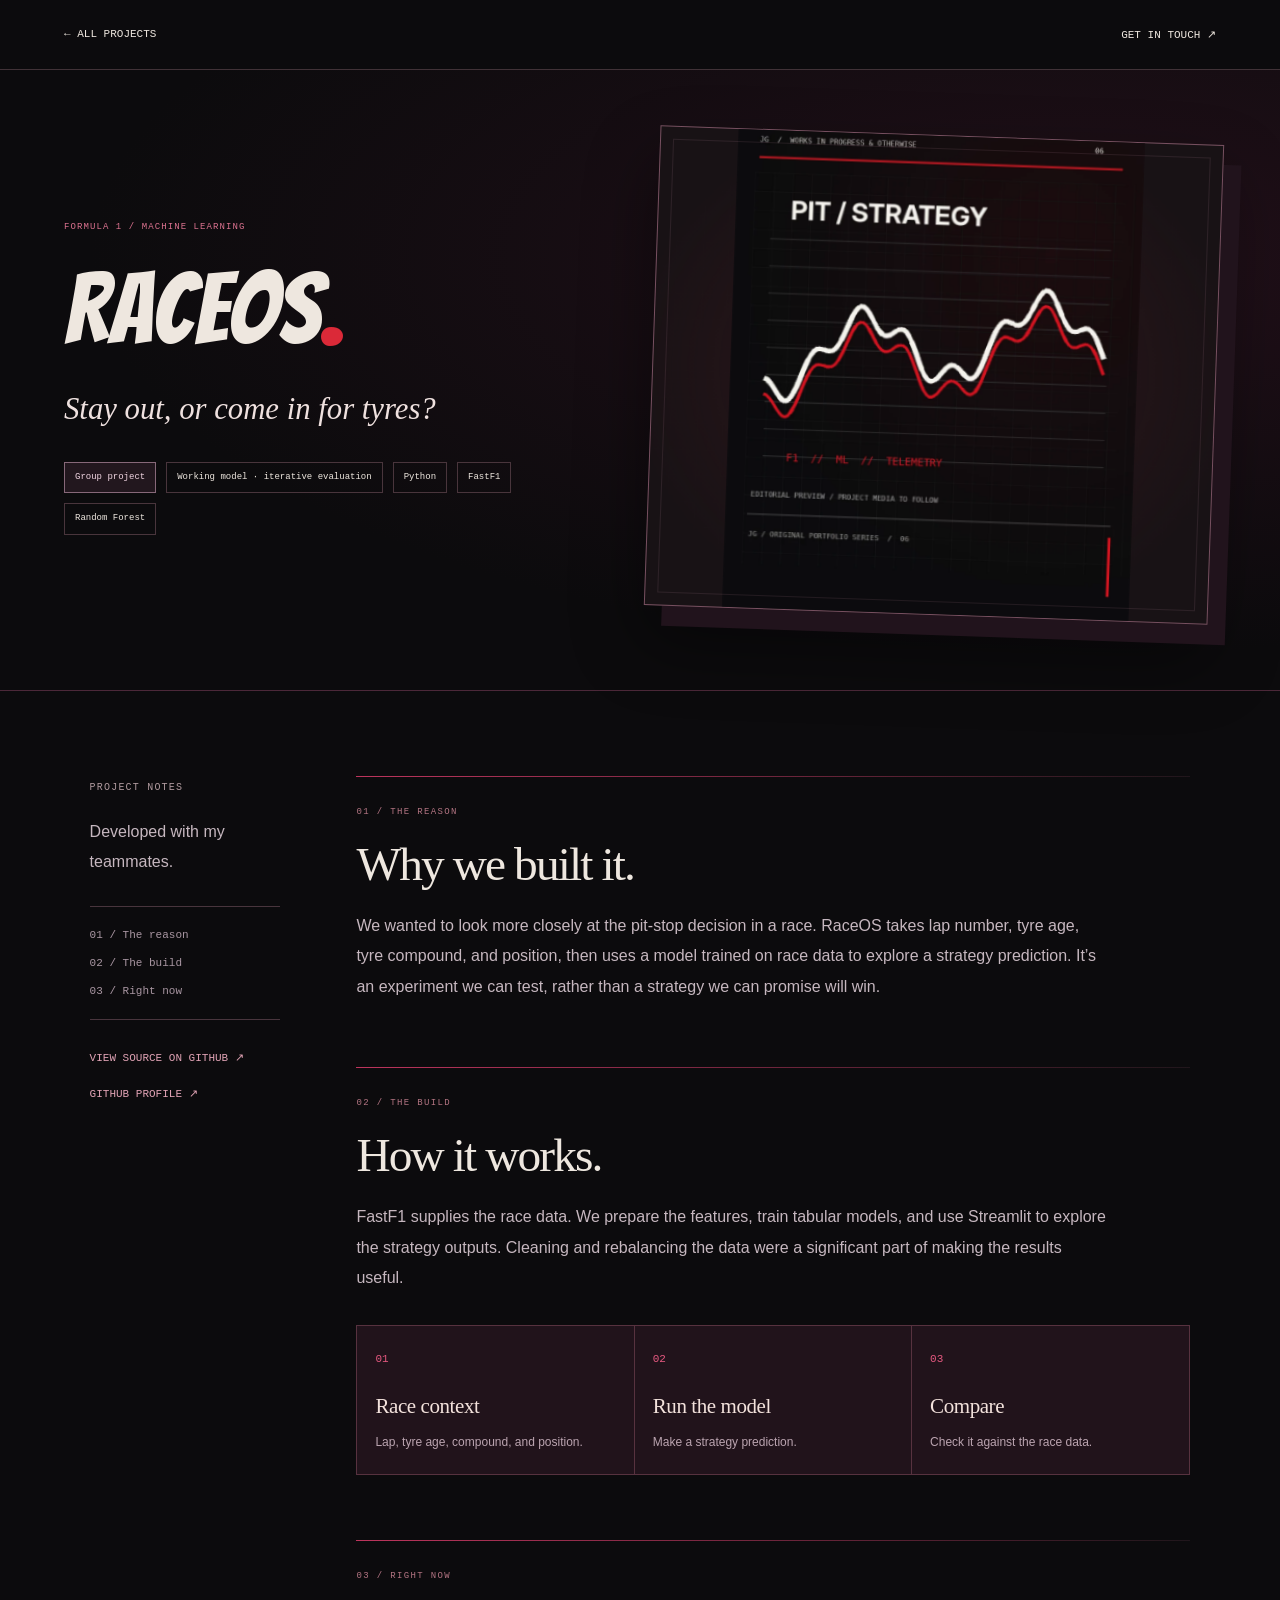
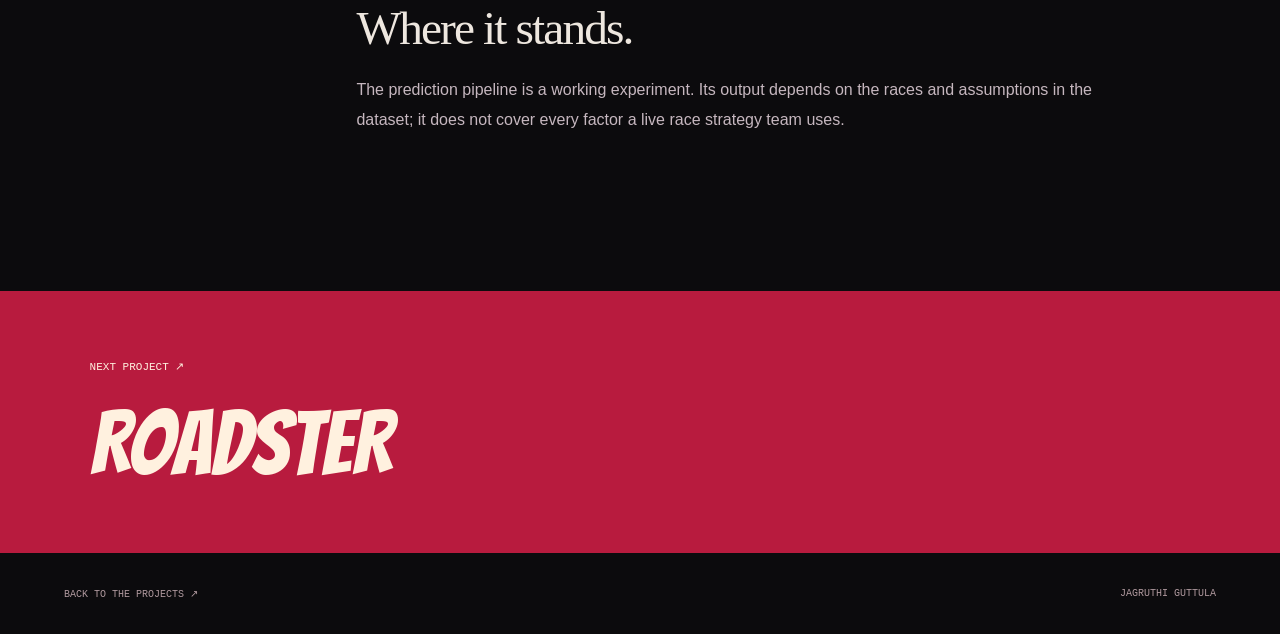
<file: projects/raceos.html>
<!doctype html><html lang="en"><head><meta charset="utf-8"><meta name="viewport" content="width=device-width,initial-scale=1"><meta name="theme-color" content="#0d0b0d"><title>RACEOS — Jagruthi Guttula</title><meta name="description" content="We wanted to look more closely at the pit-stop decision in a race. RaceOS takes lap number, tyre age, tyre compound, and position, then uses a model trained on race data to explore a strategy prediction. It’s an experiment we can test, rather than a strategy we can promise will win."><link rel="stylesheet" href="../assets/project-pages.css?v=edit08"></head><body><nav class="case-nav"><a href="../index.html#projects">← ALL PROJECTS</a><a href="../index.html#contact">GET IN TOUCH ↗</a></nav><main><div class="case-opening"><header class="case-header"><span>FORMULA 1 / MACHINE LEARNING</span><h1>RACEOS<b>.</b></h1><p>Stay out, or come in for tyres?</p><div class="project-tags"><span class="credit-badge">Group project</span><span>Working model · iterative evaluation</span><span>Python</span><span>FastF1</span><span>Random Forest</span></div></header><div class="case-cover"><img src="../assets/cover_06.webp" alt="RACEOS project cover artwork"></div></div><div class="case-story"><aside><span>PROJECT NOTES</span><p class="case-role">Developed with my teammates.</p><nav class="case-index" aria-label="Project sections"><a href="#why">01 / The reason</a><a href="#how">02 / The build</a><a href="#now">03 / Right now</a></nav><div class="case-links"><a href="https://github.com/jagruthig2020-ship-it/RaceOS" target="_blank" rel="noopener noreferrer">VIEW SOURCE ON GITHUB ↗</a><a href="https://github.com/jagruthig2020-ship-it" target="_blank" rel="noopener noreferrer">GITHUB PROFILE ↗</a></div></aside><article><section id="why"><span>01 / THE REASON</span><h2>Why we built it.</h2><p>We wanted to look more closely at the pit-stop decision in a race. RaceOS takes lap number, tyre age, tyre compound, and position, then uses a model trained on race data to explore a strategy prediction. It’s an experiment we can test, rather than a strategy we can promise will win.</p></section><section id="how"><span>02 / THE BUILD</span><h2>How it works.</h2><p>FastF1 supplies the race data. We prepare the features, train tabular models, and use Streamlit to explore the strategy outputs. Cleaning and rebalancing the data were a significant part of making the results useful.</p><ol class="build-flow"><li><span>01</span><h3>Race context</h3><p>Lap, tyre age, compound, and position.</p></li><li><span>02</span><h3>Run the model</h3><p>Make a strategy prediction.</p></li><li><span>03</span><h3>Compare</h3><p>Check it against the race data.</p></li></ol></section><section id="now"><span>03 / RIGHT NOW</span><h2>Where it stands.</h2><p>The prediction pipeline is a working experiment. Its output depends on the races and assumptions in the dataset; it does not cover every factor a live race strategy team uses.</p></section></article></div><a class="next-project" href="roadster.html"><span>NEXT PROJECT ↗</span><h2>ROADSTER</h2></a></main><footer><a href="../index.html#projects">BACK TO THE PROJECTS ↗</a><span>JAGRUTHI GUTTULA</span></footer><script src="../assets/project-motion.js?v=edit08"></script><script src="../assets/project-bridge.js?v=edit08"></script></body></html>
</file>
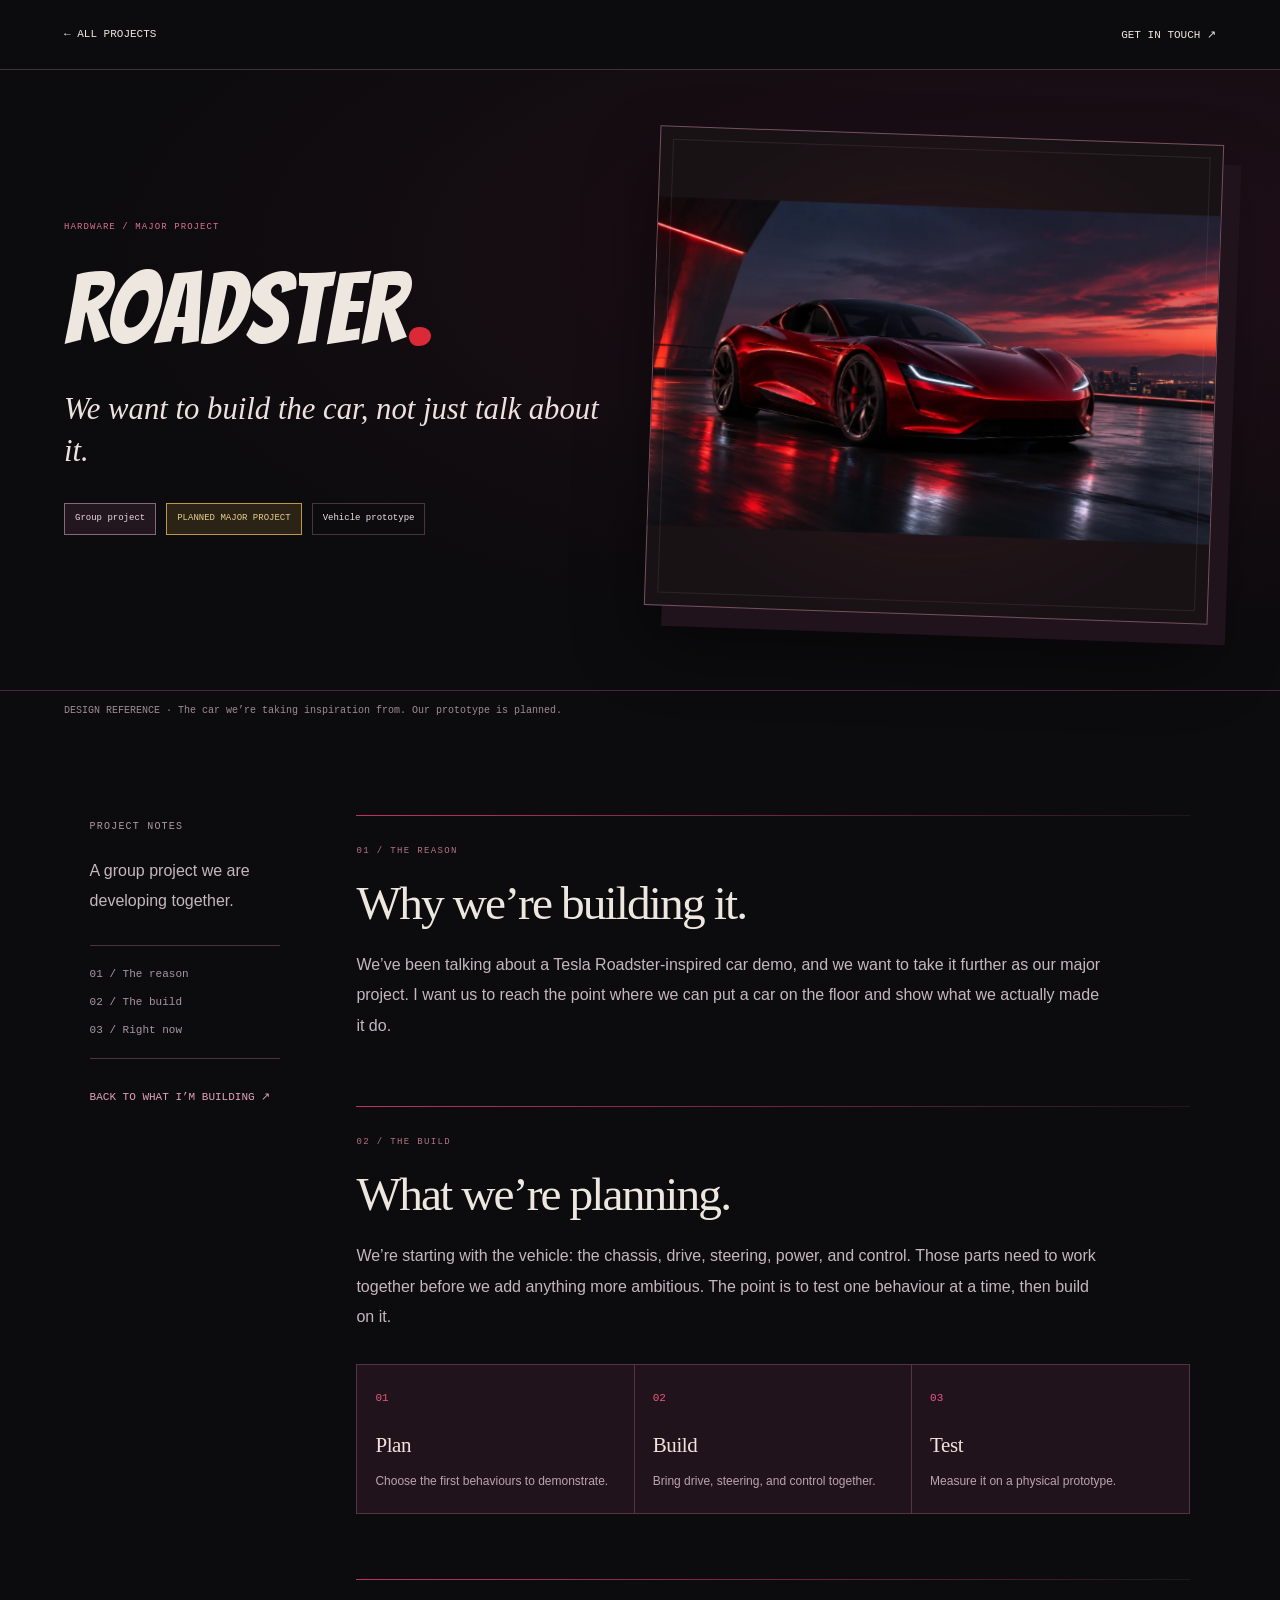
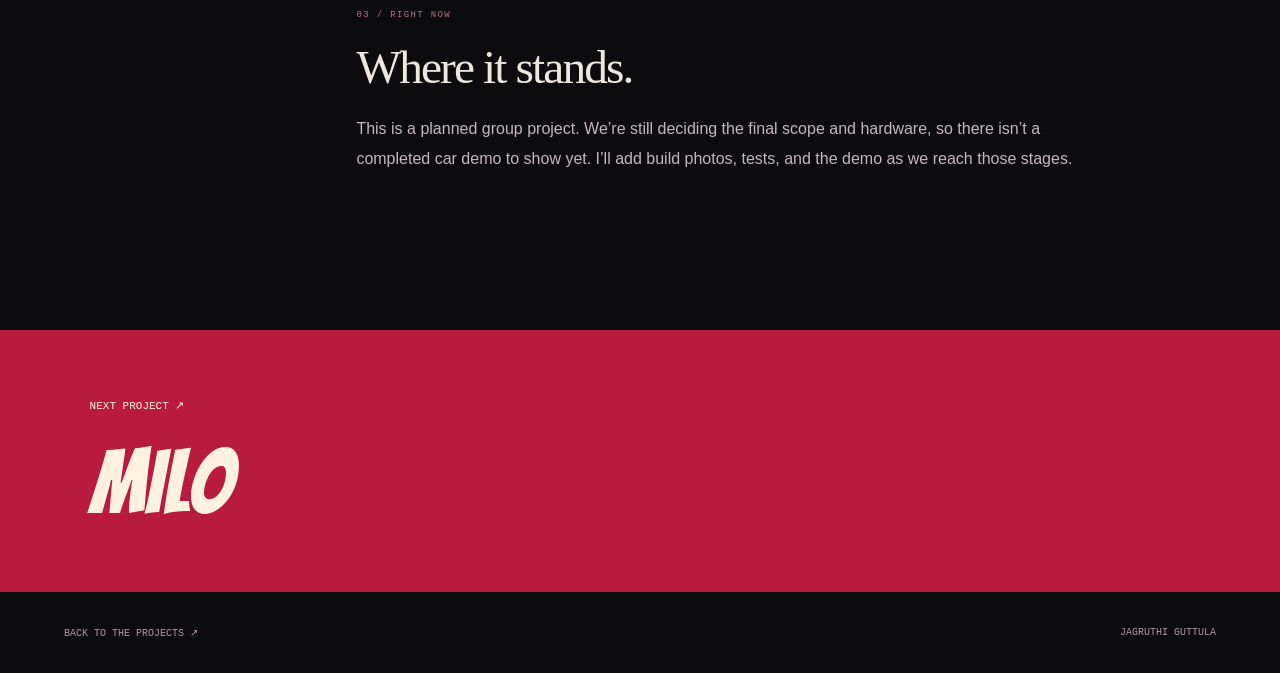
<file: projects/roadster.html>
<!doctype html><html lang="en"><head><meta charset="utf-8"><meta name="viewport" content="width=device-width,initial-scale=1"><meta name="theme-color" content="#0d0b0d"><title>ROADSTER — Jagruthi Guttula</title><meta name="description" content="A planned group major project: a Tesla Roadster-inspired car demonstration. Concept and design stage."><link rel="stylesheet" href="../assets/project-pages.css?v=edit08"></head><body><nav class="case-nav"><a href="../index.html#projects">← ALL PROJECTS</a><a href="../index.html#contact">GET IN TOUCH ↗</a></nav><main><div class="case-opening"><header class="case-header"><span>HARDWARE / MAJOR PROJECT</span><h1>ROADSTER<b>.</b></h1><p>We want to build the car, not just talk about it.</p><div class="project-tags"><span class="credit-badge">Group project</span><span class="status-chip">PLANNED MAJOR PROJECT</span><span>Vehicle prototype</span></div></header><div class="case-cover"><img src="../assets/roadster-concept.webp" alt="Tesla Roadster design reference, not our completed prototype"></div></div><p class="cover-caption">DESIGN REFERENCE · The car we’re taking inspiration from. Our prototype is planned.</p><div class="case-story"><aside><span>PROJECT NOTES</span><p class="case-role">A group project we are developing together.</p><nav class="case-index" aria-label="Project sections"><a href="#why">01 / The reason</a><a href="#how">02 / The build</a><a href="#now">03 / Right now</a></nav><div class="case-links"><a href="../index.html#journey">BACK TO WHAT I’M BUILDING ↗</a></div></aside><article><section id="why"><span>01 / THE REASON</span><h2>Why we’re building it.</h2><p>We’ve been talking about a Tesla Roadster-inspired car demo, and we want to take it further as our major project. I want us to reach the point where we can put a car on the floor and show what we actually made it do.</p></section><section id="how"><span>02 / THE BUILD</span><h2>What we’re planning.</h2><p>We’re starting with the vehicle: the chassis, drive, steering, power, and control. Those parts need to work together before we add anything more ambitious. The point is to test one behaviour at a time, then build on it.</p><ol class="build-flow"><li><span>01</span><h3>Plan</h3><p>Choose the first behaviours to demonstrate.</p></li><li><span>02</span><h3>Build</h3><p>Bring drive, steering, and control together.</p></li><li><span>03</span><h3>Test</h3><p>Measure it on a physical prototype.</p></li></ol></section><section id="now"><span>03 / RIGHT NOW</span><h2>Where it stands.</h2><p>This is a planned group project. We’re still deciding the final scope and hardware, so there isn’t a completed car demo to show yet. I’ll add build photos, tests, and the demo as we reach those stages.</p></section></article></div><a class="next-project" href="milo.html"><span>NEXT PROJECT ↗</span><h2>MILO</h2></a></main><footer><a href="../index.html#projects">BACK TO THE PROJECTS ↗</a><span>JAGRUTHI GUTTULA</span></footer><script src="../assets/project-motion.js?v=edit08"></script><script src="../assets/project-bridge.js?v=edit08"></script></body></html>
</file>
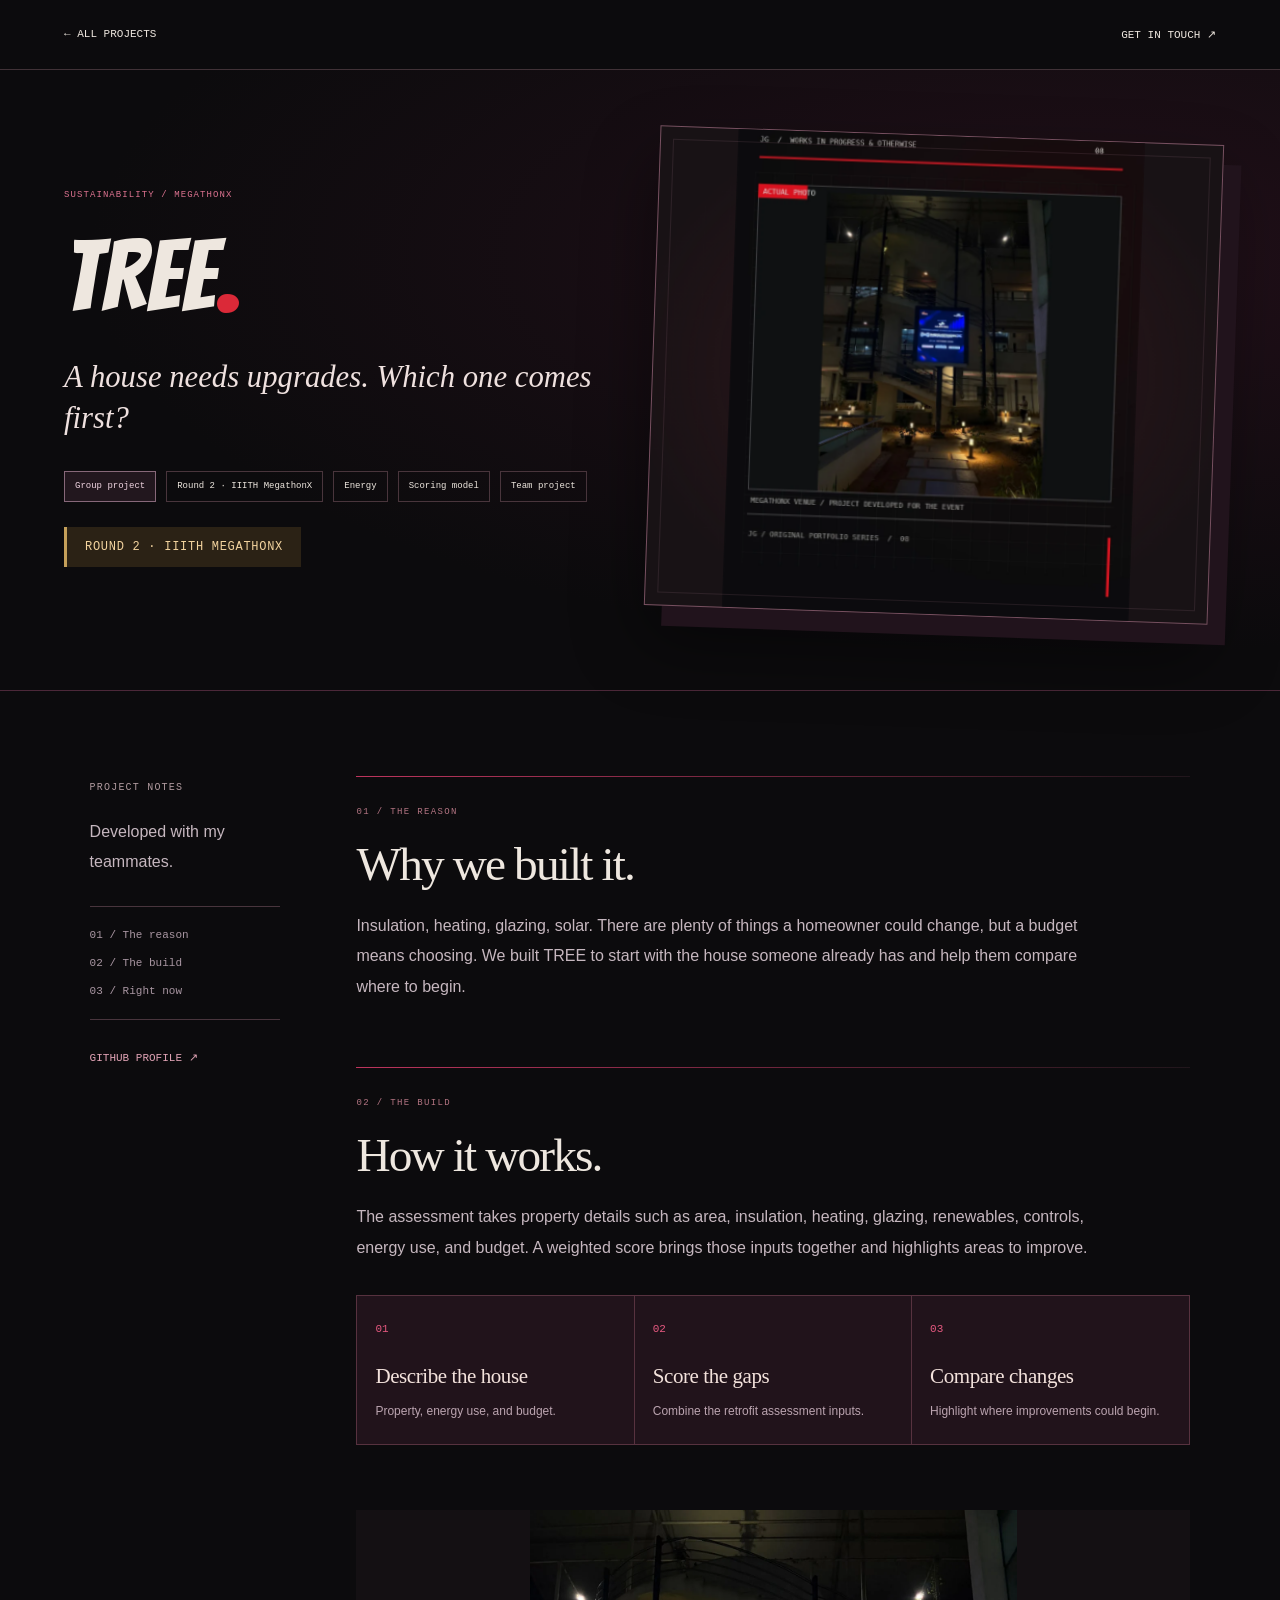
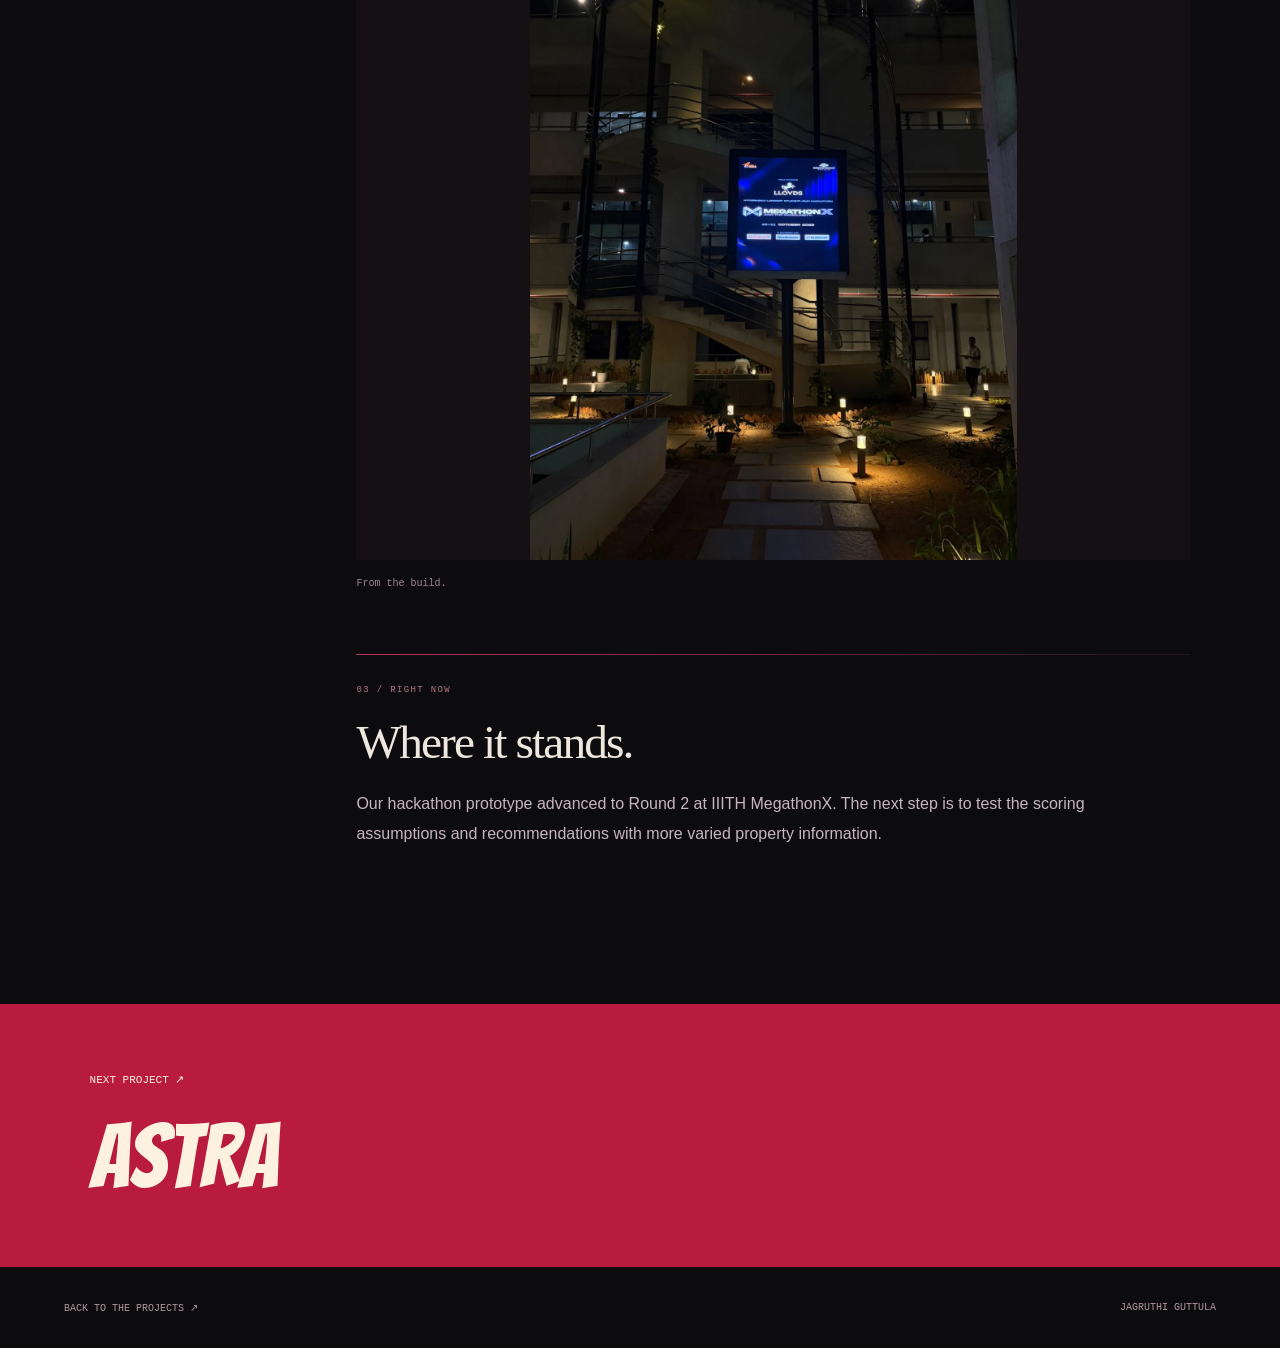
<file: projects/tree.html>
<!doctype html><html lang="en"><head><meta charset="utf-8"><meta name="viewport" content="width=device-width,initial-scale=1"><meta name="theme-color" content="#0d0b0d"><title>TREE — Jagruthi Guttula</title><meta name="description" content="Insulation, heating, glazing, solar. There are plenty of things a homeowner could change, but a budget means choosing. We built TREE to start with the house someone already has and help them compare where to begin."><link rel="stylesheet" href="../assets/project-pages.css?v=edit08"></head><body><nav class="case-nav"><a href="../index.html#projects">← ALL PROJECTS</a><a href="../index.html#contact">GET IN TOUCH ↗</a></nav><main><div class="case-opening"><header class="case-header"><span>SUSTAINABILITY / MEGATHONX</span><h1>TREE<b>.</b></h1><p>A house needs upgrades. Which one comes first?</p><div class="project-tags"><span class="credit-badge">Group project</span><span>Round 2 · IIITH MegathonX</span><span>Energy</span><span>Scoring model</span><span>Team project</span></div><strong class="case-achievement">ROUND 2 · IIITH MEGATHONX</strong></header><div class="case-cover"><img src="../assets/cover_08.webp" alt="TREE project cover artwork"></div></div><div class="case-story"><aside><span>PROJECT NOTES</span><p class="case-role">Developed with my teammates.</p><nav class="case-index" aria-label="Project sections"><a href="#why">01 / The reason</a><a href="#how">02 / The build</a><a href="#now">03 / Right now</a></nav><div class="case-links"><a href="https://github.com/jagruthig2020-ship-it" target="_blank" rel="noopener noreferrer">GITHUB PROFILE ↗</a></div></aside><article><section id="why"><span>01 / THE REASON</span><h2>Why we built it.</h2><p>Insulation, heating, glazing, solar. There are plenty of things a homeowner could change, but a budget means choosing. We built TREE to start with the house someone already has and help them compare where to begin.</p></section><section id="how"><span>02 / THE BUILD</span><h2>How it works.</h2><p>The assessment takes property details such as area, insulation, heating, glazing, renewables, controls, energy use, and budget. A weighted score brings those inputs together and highlights areas to improve.</p><ol class="build-flow"><li><span>01</span><h3>Describe the house</h3><p>Property, energy use, and budget.</p></li><li><span>02</span><h3>Score the gaps</h3><p>Combine the retrofit assessment inputs.</p></li><li><span>03</span><h3>Compare changes</h3><p>Highlight where improvements could begin.</p></li></ol></section><figure class="build-photo"><img src="../assets/megathon.webp" alt="TREE build photograph" loading="lazy"><figcaption>From the build.</figcaption></figure><section id="now"><span>03 / RIGHT NOW</span><h2>Where it stands.</h2><p>Our hackathon prototype advanced to Round 2 at IIITH MegathonX. The next step is to test the scoring assumptions and recommendations with more varied property information.</p></section></article></div><a class="next-project" href="astra.html"><span>NEXT PROJECT ↗</span><h2>ASTRA</h2></a></main><footer><a href="../index.html#projects">BACK TO THE PROJECTS ↗</a><span>JAGRUTHI GUTTULA</span></footer><script src="../assets/project-motion.js?v=edit08"></script><script src="../assets/project-bridge.js?v=edit08"></script></body></html>
</file>
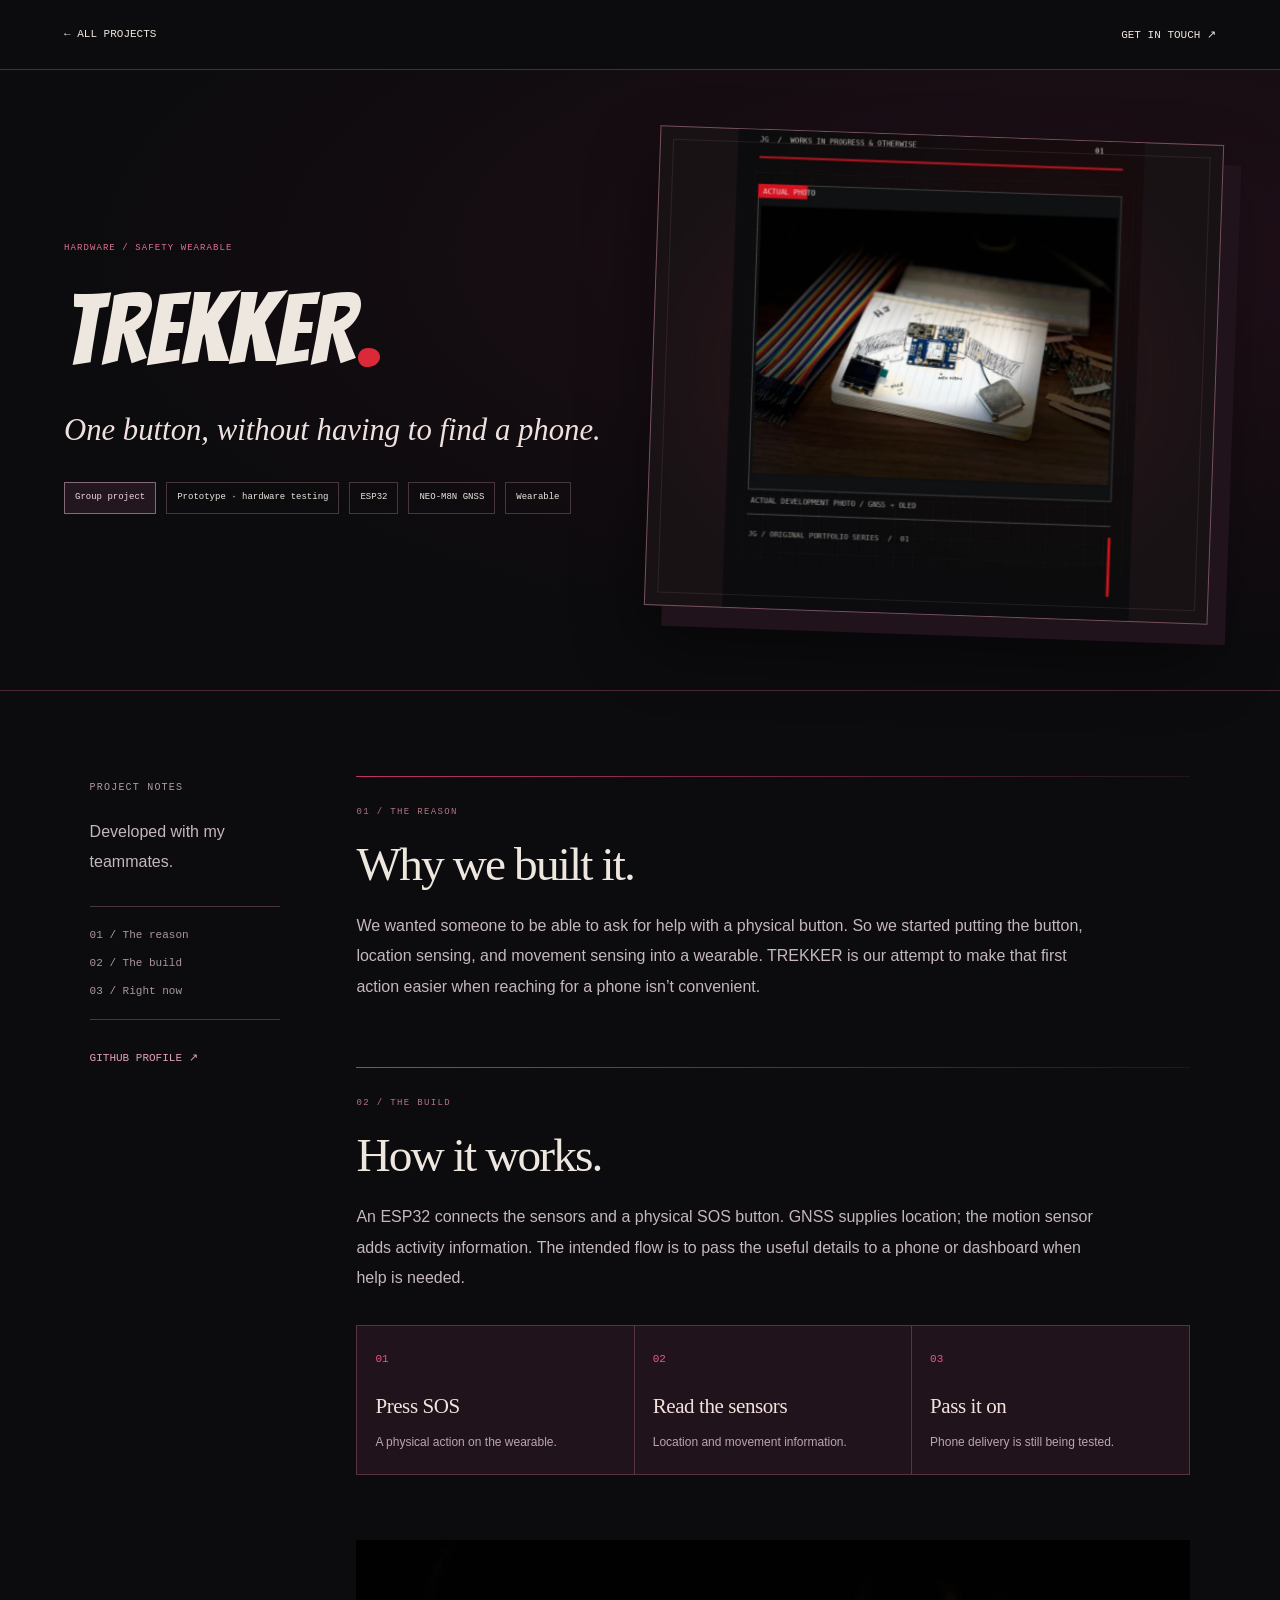
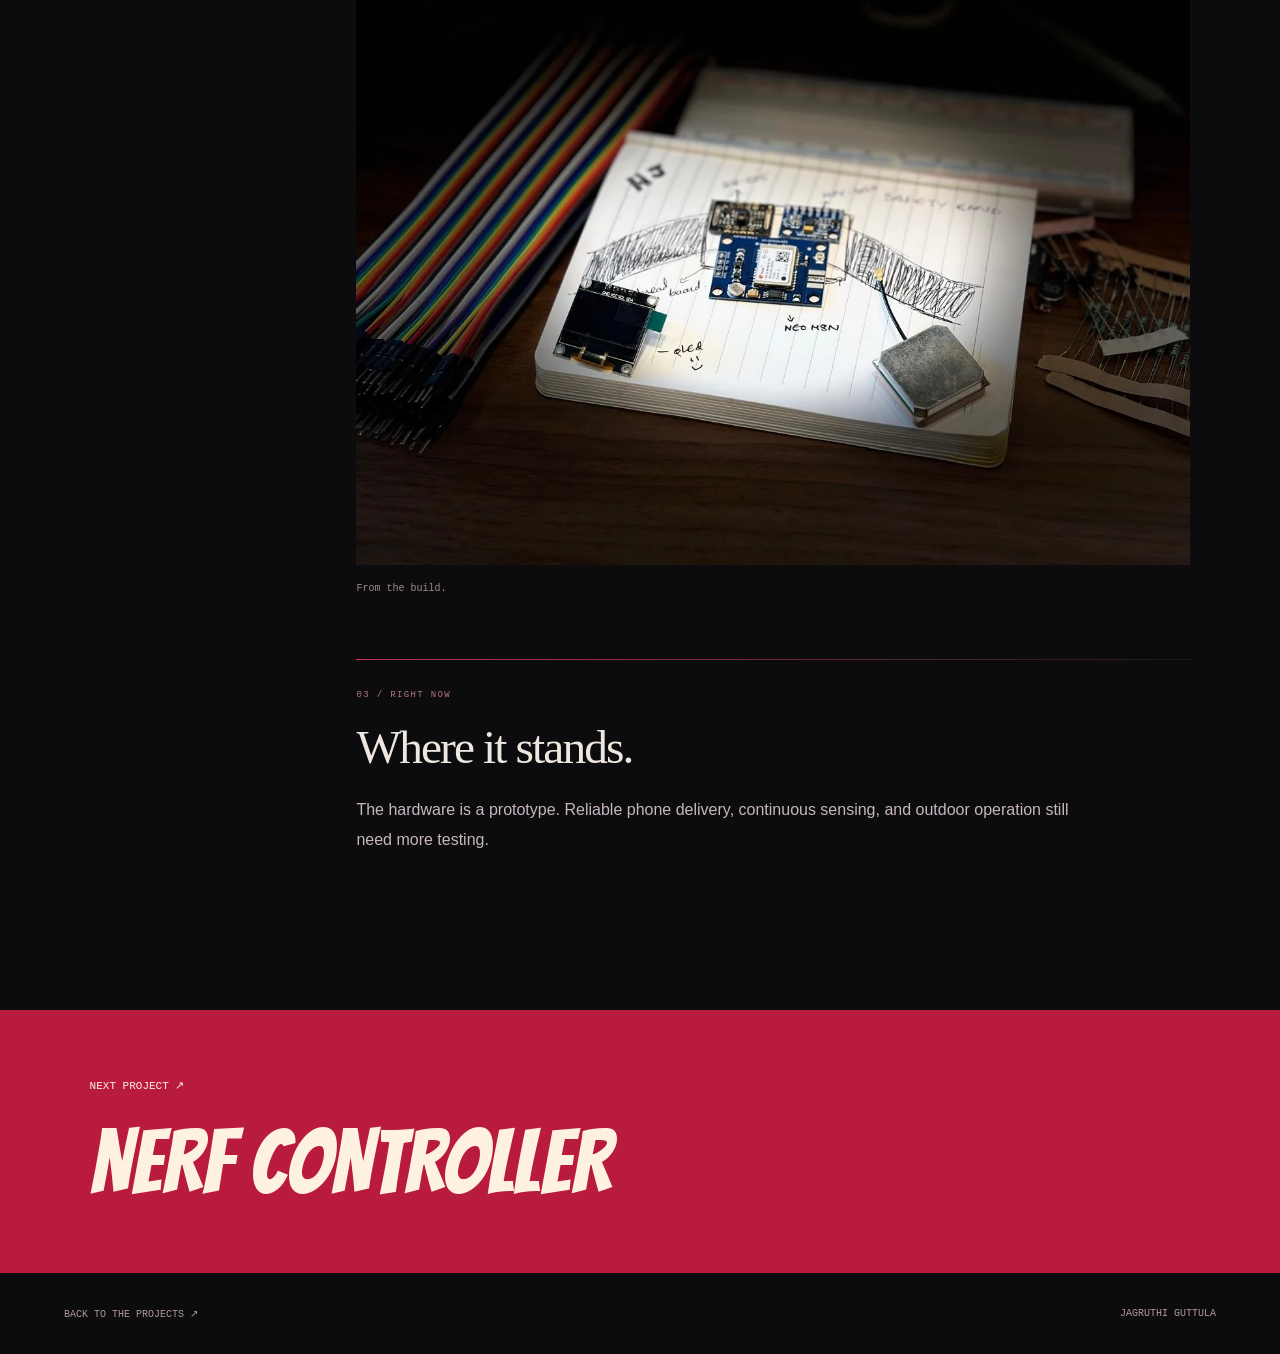
<file: projects/trekker.html>
<!doctype html><html lang="en"><head><meta charset="utf-8"><meta name="viewport" content="width=device-width,initial-scale=1"><meta name="theme-color" content="#0d0b0d"><title>TREKKER — Jagruthi Guttula</title><meta name="description" content="We wanted someone to be able to ask for help with a physical button. So we started putting the button, location sensing, and movement sensing into a wearable. TREKKER is our attempt to make that first action easier when reaching for a phone isn’t convenient."><link rel="stylesheet" href="../assets/project-pages.css?v=edit08"></head><body><nav class="case-nav"><a href="../index.html#projects">← ALL PROJECTS</a><a href="../index.html#contact">GET IN TOUCH ↗</a></nav><main><div class="case-opening"><header class="case-header"><span>HARDWARE / SAFETY WEARABLE</span><h1>TREKKER<b>.</b></h1><p>One button, without having to find a phone.</p><div class="project-tags"><span class="credit-badge">Group project</span><span>Prototype · hardware testing</span><span>ESP32</span><span>NEO-M8N GNSS</span><span>Wearable</span></div></header><div class="case-cover"><img src="../assets/cover_01.webp" alt="TREKKER project cover artwork"></div></div><div class="case-story"><aside><span>PROJECT NOTES</span><p class="case-role">Developed with my teammates.</p><nav class="case-index" aria-label="Project sections"><a href="#why">01 / The reason</a><a href="#how">02 / The build</a><a href="#now">03 / Right now</a></nav><div class="case-links"><a href="https://github.com/jagruthig2020-ship-it" target="_blank" rel="noopener noreferrer">GITHUB PROFILE ↗</a></div></aside><article><section id="why"><span>01 / THE REASON</span><h2>Why we built it.</h2><p>We wanted someone to be able to ask for help with a physical button. So we started putting the button, location sensing, and movement sensing into a wearable. TREKKER is our attempt to make that first action easier when reaching for a phone isn’t convenient.</p></section><section id="how"><span>02 / THE BUILD</span><h2>How it works.</h2><p>An ESP32 connects the sensors and a physical SOS button. GNSS supplies location; the motion sensor adds activity information. The intended flow is to pass the useful details to a phone or dashboard when help is needed.</p><ol class="build-flow"><li><span>01</span><h3>Press SOS</h3><p>A physical action on the wearable.</p></li><li><span>02</span><h3>Read the sensors</h3><p>Location and movement information.</p></li><li><span>03</span><h3>Pass it on</h3><p>Phone delivery is still being tested.</p></li></ol></section><figure class="build-photo"><img src="../assets/gnss.webp" alt="TREKKER build photograph" loading="lazy"><figcaption>From the build.</figcaption></figure><section id="now"><span>03 / RIGHT NOW</span><h2>Where it stands.</h2><p>The hardware is a prototype. Reliable phone delivery, continuous sensing, and outdoor operation still need more testing.</p></section></article></div><a class="next-project" href="nerf-controller.html"><span>NEXT PROJECT ↗</span><h2>NERF CONTROLLER</h2></a></main><footer><a href="../index.html#projects">BACK TO THE PROJECTS ↗</a><span>JAGRUTHI GUTTULA</span></footer><script src="../assets/project-motion.js?v=edit08"></script><script src="../assets/project-bridge.js?v=edit08"></script></body></html>
</file>
<file: assets/portfolio-update.css>
@font-face{font-family:ComicDisplay;src:url('intro/bangers.woff2') format('woff2');font-display:swap}
:root{--chapter-font:ComicDisplay,Impact,sans-serif}
html{scroll-padding-top:80px}body{overflow-x:hidden}.site-head{z-index:1000!important;background:#100d0de8!important;backdrop-filter:blur(14px)}.film-card{display:block;color:inherit;text-decoration:none}.film-card:focus-visible{outline:3px solid #f1c761;outline-offset:6px}
/* A comic cover opens onto the person behind the projects. */
.comic-home{position:relative;min-height:100svh;isolation:isolate;overflow:hidden;background:#f0c75b;color:#161111;display:grid;align-items:center;padding:115px 5vw 90px}
.comic-home:before{content:'';position:absolute;inset:0;z-index:-3;background:url('intro/paper-2.webp') repeat;mix-blend-mode:multiply;opacity:.11}
.comic-sun{position:absolute;inset:-45%;z-index:-4;background:repeating-conic-gradient(from 5deg at 50% 50%,#d32329 0deg 12deg,#b71921 12deg 24deg);transform:rotate(-8deg);mask-image:radial-gradient(ellipse,#000 0 65%,transparent 75%)}
.comic-halftone{position:absolute;inset:0;z-index:-2;background:radial-gradient(#0a08084d .9px,transparent 1.2px);background-size:5px 5px;opacity:.4;mask-image:linear-gradient(0deg,#000,transparent 80%)}
.comic-speed{position:absolute;inset:0;width:100%;height:100%;z-index:-1;opacity:.35}.comic-speed path{stroke-width:2}
.comic-issue{position:absolute;left:5vw;right:5vw;top:100px;display:flex;justify-content:space-between;color:#fff3ce;font:11px var(--mono);letter-spacing:.12em}
.comic-title{position:relative;text-align:center;max-width:1150px;width:100%;margin:30px auto 0;transform:rotate(-5deg);transition:transform .3s ease-out}
.comic-small{display:inline-block;font:18px var(--mono);font-weight:500;background:#f2ca62;border:2px solid #171110;padding:9px 23px;box-shadow:4px 4px 0 #171110;transform:rotate(3deg);margin:0 0 18px}
.comic-title h1{margin:0;font:400 clamp(92px,16vw,238px)/.81 var(--chapter-font);letter-spacing:-.025em;filter:drop-shadow(8px 10px 0 #161011);color:#fff0c9;-webkit-text-stroke:1.7px #1c1010}
.comic-title h1 span,.comic-title h1 em{display:block;font-style:normal}.comic-title h1 em{color:#f1ca62;font-size:.9em;margin:19px 0 38px;letter-spacing:.005em}
.comic-enter{display:inline-flex;align-items:center;gap:25px;background:#f4ebd4;border:2px solid #171110;color:#161111;font:600 11px var(--mono);letter-spacing:.04em;padding:17px 22px;box-shadow:5px 5px 0 #171110;transform:rotate(5deg);text-decoration:none;transition:translate .2s,box-shadow .2s}.comic-enter b{font-size:24px}.comic-enter:hover{translate:3px 3px;box-shadow:2px 2px 0 #171110}
.comic-sticker{position:absolute;right:5%;bottom:16%;width:125px;height:125px;border:2px solid #141010;background:#f3cd62;transform:rotate(10deg);padding:15px;font:17px/.95 var(--chapter-font);color:#111;text-decoration:none;box-shadow:4px 5px 0 #111}.comic-sticker b{display:block;font-size:23px;margin-top:5px;font-weight:400}.comic-sticker span{position:absolute;right:12px;top:18px;font-size:36px}
.comic-foot{position:absolute;bottom:45px;left:5vw;right:5vw;display:flex;gap:28px;border-top:1px solid #fff1c580;padding-top:20px;z-index:1}.comic-foot a{font:10px var(--mono);letter-spacing:.07em;text-decoration:none;color:#fff0c9}.comic-foot a:last-child{margin-left:auto}
.comic-orbit{position:absolute;inset:12%;pointer-events:none;animation:cover-turn 55s linear infinite;z-index:-1}.comic-orbit span{position:absolute;font-size:clamp(70px,13vw,170px);line-height:1;color:#f2cb66;text-shadow:4px 5px #121010;-webkit-text-stroke:2px #161010}.comic-orbit-a span{left:-3%;top:7%}.comic-orbit-b{animation-duration:75s;animation-direction:reverse}.comic-orbit-b span{right:-2%;bottom:4%;font-size:95px}
.comic-tear{position:absolute;bottom:-1px;left:0;right:0;height:25px;background:#0a0a0b;clip-path:polygon(0 55%,3% 30%,5% 60%,9% 15%,12% 75%,16% 30%,20% 70%,25% 10%,29% 55%,33% 35%,39% 80%,45% 20%,51% 55%,57% 15%,61% 80%,66% 25%,72% 60%,78% 20%,84% 70%,89% 10%,95% 55%,100% 35%,100% 100%,0 100%)}
@keyframes cover-turn{to{transform:rotate(360deg)}}
.about-person{max-width:1600px;margin:auto;display:grid;grid-template-columns:1fr 1fr;gap:7vw;padding:120px 5vw;align-items:center}.about-photo{position:relative;min-height:710px;align-self:stretch;overflow:hidden;background:#151313;border:1px solid #503235}.about-photo img{position:absolute;inset:0;width:100%;height:100%;object-fit:cover;object-position:center 28%;filter:saturate(.85)}.about-photo:after{content:'';position:absolute;inset:60% 0 0;background:linear-gradient(transparent,#090909ab)}.photo-signature{position:absolute;left:32px;bottom:18px;z-index:2;font:italic 70px 'Cormorant Garamond',Georgia,serif;color:#f4e9d8;transform:rotate(-8deg)}.about-number{font:10px var(--mono);letter-spacing:.15em;color:#ac8a8c}.about-copy h2{font:500 clamp(48px,5.2vw,84px)/1.04 'Cormorant Garamond',Georgia,serif;letter-spacing:-.045em;margin:26px 0 34px}.about-copy h2 em{font-weight:500;color:#e6494c}.about-copy p{font:14px/1.9 var(--sans);color:#b8b3b3;max-width:620px;margin:0 0 19px}.about-copy p.about-lead{font-size:18px;line-height:1.7;color:#e1dcd8}.about-facts{display:grid;grid-template-columns:1fr 1fr;gap:22px;border-top:1px solid #47363a;padding:25px 0;margin-top:28px}.about-facts span{font:12px/1.7 var(--sans);color:#a7a0a0}.about-facts b{display:block;color:#eee;font-size:13px;margin-bottom:7px}.about-links{display:flex;gap:22px;align-items:center;flex-wrap:wrap}.about-links a,.about-links button{font:10px var(--mono);text-decoration:none;color:#eee;background:none;padding:10px 0;border:0;border-bottom:1px solid #bd3038;cursor:pointer}
/* Preserve the original camera travel; take away the commentary surrounding it. */
.cinema-topbar,.cinema-kicker,.cinema-chapter p,.cinema-chapter-end,.cinema-tape,.cinema-bottom-left,.cinema-interaction-caption,.cinema-rail,.cinema-crosshair{display:none!important}.cinema-chapter{left:6vw!important;max-width:500px!important;width:42vw!important}.cinema-chapter h2{font:400 clamp(38px,5.1vw,78px)/1 var(--chapter-font)!important;letter-spacing:.005em!important;color:#f4ede4!important}.cinema-chapter h2 span{color:inherit!important}.cinema-redlight{opacity:.22!important}.cinema-bottom{justify-content:flex-end!important}.lab-topline,.lab-leftcopy,.lab-bottomline,.lab-notice,.lab-stage{display:none!important}
/* Four actual web destinations. */
.web-chapters{position:relative;min-height:100svh;background:#0d0c0e;color:#f1e9df;overflow:hidden;display:flex;flex-direction:column;border-top:1px solid #493035}.web-header{display:flex;justify-content:space-between;gap:20px;padding:100px 5vw 0;font:10px var(--mono);letter-spacing:.09em;color:#bca8a9}.web-scene{position:relative;min-height:580px;flex:1;display:grid;grid-template-columns:1fr 1fr;align-items:center;padding:30px 8vw 55px;gap:10vw;isolation:isolate}.chapter-web{position:absolute;inset:0;width:100%;height:100%;z-index:-2;opacity:.5;transform-origin:24% 48%;transition:transform 1s cubic-bezier(.16,1,.3,1)}.chapter-web path{stroke:#bcb5b7;stroke-width:.7;fill:none}.chapter-web .web-spoke{stroke:#e9ddda;stroke-width:1.1}.chapter-web .web-knots{fill:#e3d6cc;stroke:none}.web-origin{padding-left:4vw;transform:rotate(-9deg)}.web-origin>span{font:17px var(--mono);letter-spacing:.2em;margin-left:4px}.web-origin h2{font:400 clamp(95px,16vw,230px)/1 var(--chapter-font)!important;letter-spacing:0;margin:2px 0;color:#e02532;text-shadow:3px 3px #0c0c0e}.web-copy{max-width:510px;padding:26px;background:radial-gradient(ellipse at center,#0d0c0ef7,#0d0c0e99 70%,transparent)}.web-copy>span{font:12px var(--mono);color:#d83743}.web-copy h3{font:500 clamp(46px,5.7vw,84px)/1.04 'Cormorant Garamond',Georgia,serif;letter-spacing:-.045em;margin:20px 0 25px}.web-copy p{font:16px/1.85 var(--sans);color:#c4babc;max-width:420px}.web-navigation{display:flex;border-top:1px solid #423238;padding:0 5vw 38px;position:relative;z-index:5;gap:0}.web-navigation button{border:0;border-top:2px solid transparent;background:transparent;color:#80797e;padding:26px 20px 12px;text-align:left;cursor:pointer;font:10px var(--mono);flex:1}.web-navigation button b{display:block;font:14px var(--sans);margin-top:12px;white-space:nowrap;color:#b4a9aa}.web-navigation button.active{color:#f05c64;border-top-color:#e32734}.web-navigation button.active b{color:#fff}.web-navigation #web-next{background:#ce1d2c;color:white;flex:0 0 170px;text-align:center;margin:20px 0 0 30px;padding:15px 10px;border-top:0;display:flex;align-items:center;justify-content:center;gap:16px}.web-navigation #web-next span{font-size:23px}.cast-overlay{position:absolute;inset:0;width:100%;height:100%;pointer-events:none;z-index:6;opacity:0}.cast-overlay path{fill:none;stroke:#fff1dc;stroke-width:2.2;stroke-linecap:round}.cast-overlay #cast-net{stroke:#fff1dc;stroke-width:.8;fill:none;transform-origin:1050px 160px}
.skills-section{padding:100px 5vw 110px!important;min-height:0!important}.skills-heading{padding:0!important;display:block!important;margin:0 0 45px!important;opacity:1!important;transform:none!important}.skills-heading .section-id{margin-bottom:30px}.skills-heading h2{font:400 clamp(54px,7vw,100px)/.98 var(--chapter-font)!important;letter-spacing:.015em!important}.skills-heading h2 em{font-style:normal}.skills-list{display:block!important;max-width:1200px;margin:auto}.tool-row{display:flex;gap:13px;align-items:center;padding:25px 0;border-top:1px solid #443539;flex-wrap:wrap}.tool-row h3{width:180px;flex:none;font:14px var(--sans);color:#9e9194;margin:0}.tool-row>span{font:14px var(--sans);padding:12px 19px;border:1px solid #453a3e;color:#ddd4d2;background:#151315}.projects-heading h2{font-family:var(--chapter-font)!important;letter-spacing:.01em!important}.projects-sticky{isolation:isolate}.projects-top{z-index:5}.projects-heading{pointer-events:none;z-index:1}.film-viewport{z-index:2}.film-meta h3{font-family:var(--chapter-font)!important;letter-spacing:.015em!important}.responsibility-copy h2{font-family:var(--chapter-font)!important;letter-spacing:.01em!important}
@media(min-width:1500px){.comic-sticker{right:9%;bottom:19%}}
@media(max-width:900px){.comic-title h1{font-size:18vw}.comic-sticker{display:none}.about-person{gap:5vw;padding:85px 5vw}.about-photo{min-height:780px}.about-copy p{font-size:13px}.about-copy p.about-lead{font-size:16px}.about-facts{grid-template-columns:1fr}.web-scene{gap:4vw;padding-left:4vw;padding-right:4vw}.web-navigation{padding-left:3vw;padding-right:3vw}.web-navigation button{padding-left:12px;padding-right:12px}.web-navigation #web-next{flex-basis:140px;margin-left:10px}.web-navigation button b{font-size:12px}.tool-row h3{width:140px}}
@media(max-width:640px){.comic-home{min-height:100svh;padding:140px 16px 120px}.comic-title{margin-top:0;transform:rotate(-6deg)}.comic-title h1{font-size:21vw;-webkit-text-stroke:1px #161010;filter:drop-shadow(4px 6px 0 #161010)}.comic-title h1 em{margin-top:14px}.comic-small{font-size:12px;padding:8px 15px;margin-bottom:25px}.comic-enter{font-size:9px;padding:13px 15px;gap:12px}.comic-issue{top:100px;left:22px;right:22px;font-size:8px}.comic-foot{left:22px;right:22px;bottom:44px;gap:18px;flex-wrap:wrap}.comic-foot a{font-size:8px}.comic-foot a:last-child{flex-basis:100%;margin-left:0;padding-top:8px}.comic-orbit{inset:12% 7%}.comic-orbit-b span{font-size:60px;bottom:6%}.about-person{display:block;padding:65px 22px}.about-photo{height:70svh;min-height:460px;margin-bottom:48px}.about-copy h2{font-size:59px}.about-copy p{font-size:14px}.about-copy p.about-lead{font-size:18px}.about-facts{grid-template-columns:1fr 1fr}.photo-signature{font-size:65px}.web-header{padding:90px 22px 0;font-size:8px}.web-scene{min-height:620px;display:block;padding:35px 22px 25px}.web-origin{padding-left:0;position:relative;margin:10px 0 35px;width:max-content}.web-origin h2{font-size:95px!important}.web-origin>span{font-size:10px}.web-copy{padding:10px 0;margin-left:12vw}.web-copy h3{font-size:55px;margin:12px 0 20px}.web-copy p{font-size:14px;line-height:1.8}.chapter-web{width:170%;left:-45%;height:100%;opacity:.32}.web-navigation{padding:0 16px 25px;flex-wrap:wrap}.web-navigation button{padding:16px 8px 10px;flex:1 1 25%;font-size:9px}.web-navigation button b{font-size:10px;white-space:normal;margin-top:7px}.web-navigation #web-next{flex:1 1 100%;margin:14px 5px 0;min-height:52px}.cinema-chapter{width:72vw!important;max-width:72vw!important;left:7vw!important}.cinema-chapter h2{font-size:45px!important}.skills-section{padding:80px 22px!important}.tool-row{gap:8px;padding:22px 0}.tool-row h3{width:100%;margin-bottom:10px}.tool-row>span{font-size:12px;padding:10px 14px}.projects-heading h2{font-size:21vw!important}.projects-top>span:nth-child(2){display:none}.projects-footer{font-size:7px!important}}
@media(prefers-reduced-motion:reduce){.comic-orbit{animation:none}.comic-title,.chapter-web{transition:none}}
/* Reference landing palette: ink, cream, electric violet and crimson. */
.comic-home{background:#0a0a0a;color:#fff0df}.comic-home:before{background:linear-gradient(#08070830,#080708aa),url('hero-background.webp') center/cover no-repeat;mix-blend-mode:normal;opacity:.42}.comic-sun{inset:6% 7% 7%;background:url('cover-burst.svg') center/contain no-repeat;mask-image:none;transform:rotate(-5deg);z-index:-2;opacity:1}.comic-halftone{background:radial-gradient(#0009 1px,transparent 1.3px);background-size:5px 5px;opacity:.2}.comic-speed{display:none}.comic-title{max-width:850px;transform:rotate(-6deg);margin-top:20px}.comic-title h1{font-size:clamp(95px,14vw,200px);color:#f5ead8;filter:drop-shadow(6px 7px 0 #050407);-webkit-text-stroke:2px #100810}.comic-title h1 span{filter:drop-shadow(2px 2px 0 #7827eb)}.comic-title h1 em{color:#e91d48;font-size:.7em;margin:24px 0 40px;letter-spacing:.025em;-webkit-text-stroke:1.5px #0a050b}.comic-small{font:11px var(--mono);color:#f1dec7;background:#100b13e0;border:1px solid #7e4d89;box-shadow:none;letter-spacing:.2em;margin-bottom:25px}.comic-enter{background:#e9b33b;color:#140d13;border:1px solid #e9b33b;box-shadow:4px 4px #0a070c;font-size:10px}.comic-orbit span{color:#8547f3;text-shadow:4px 5px #09070a;-webkit-text-stroke:1px #09070a}.comic-orbit-b span{color:#e61b49}.comic-orbit{inset:16%;animation-duration:90s}.comic-sticker{display:none}.comic-issue{color:#b9aebd}.comic-foot{border-color:#96819f44}.cover-paused .comic-orbit{animation-play-state:paused}
@media(max-width:640px){.comic-sun{inset:15% -17% 13%}.comic-title h1{font-size:21vw;-webkit-text-stroke:1.2px #120811}.comic-title h1 em{font-size:.76em;margin:20px 0 38px}.comic-title{margin-top:0}.comic-small{font-size:9px}.comic-enter{font-size:8px;padding:14px}.comic-issue{font-size:8px}.comic-orbit{inset:15% 8%}}
@media(min-width:641px){.web-chapters{min-height:calc(100svh - 72px)}.web-header{padding-top:35px}.web-scene{min-height:510px}.web-navigation{padding-bottom:26px}}
.film-card{user-select:none;-webkit-user-drag:none}.film-card *{-webkit-user-drag:none}.comic-sun{animation:burst-breathe 9s ease-in-out infinite alternate}.cover-paused .comic-sun{animation-play-state:paused}@keyframes burst-breathe{to{transform:rotate(4deg) scale(1.035)}}@media(prefers-reduced-motion:reduce){.comic-sun{animation:none}}
.film-track{pointer-events:none}.film-card{pointer-events:auto}
</file>
<file: assets/refinements.css>
/* This pass leaves every rule belonging to the approved loader untouched. */
.comic-title{max-width:700px}.comic-title h1{font-size:clamp(82px,10.7vw,153px)}.comic-title h1 em{font-size:.7em;margin-top:20px}.comic-sun{inset:15% 19% 14%;opacity:.88}.comic-home:before{opacity:.28}.comic-orbit{inset:24%}.comic-orbit span{font-size:82px}.comic-orbit-b span{font-size:50px}.comic-foot{gap:26px}.comic-foot a{padding:8px 0;position:relative;z-index:2}.comic-foot a:hover{color:#f3c86c}
.about-person{grid-template-columns:.82fr 1.18fr;max-width:1300px;gap:7vw;padding:90px 6vw}.about-photo{min-height:0;height:540px;align-self:center;max-width:440px;width:100%}.about-photo img{object-position:center 25%}.photo-signature{font-size:53px}.about-copy h2{font-size:clamp(48px,5vw,73px);margin:22px 0 25px}.about-copy p{font-size:14px;line-height:1.8;margin-bottom:18px}.about-copy p.about-lead{font-size:17px;line-height:1.7}.about-links{margin-top:26px}.cinema-chapter h2{font-size:clamp(36px,4.6vw,68px)!important}.cinema-chapter p.cinema-fact{display:block!important;font:13px/1.7 var(--sans);letter-spacing:0!important;margin-top:22px;color:#d0c8c5!important;max-width:290px}.cinema-chapter{padding:20px 15px 20px 0;background:linear-gradient(90deg,#080a0e70,transparent)}
.tool-row h3{width:165px}.tool-row{gap:10px;padding:23px 0}.tool-row>span{font-size:13px;padding:10px 15px}.skills-section{padding-top:80px!important}.skills-heading h2{font-size:70px!important}.film-meta h3{font-weight:400!important}.film-credit{display:block;font:9px/1.5 var(--mono);letter-spacing:.03em;color:#d3bbb7;margin-top:12px}.film-meta{padding-bottom:25px!important}.film-switches{display:flex;gap:15px;align-items:center}.film-switches button{background:#171215;color:#eee;border:1px solid #75505a;width:36px;height:32px;font:18px Arial;cursor:pointer;pointer-events:auto}.film-switches button:hover{background:#b51d2b}.film-switches button:focus-visible{outline:2px solid #f7ca6c;outline-offset:3px}
.web-travel{background:#0d0d10;color:#f0e8df;position:relative;overflow:hidden;border-top:1px solid #3f3036;padding:35px 0 30px;scroll-margin-top:72px;isolation:isolate}.web-travel-heading{display:flex;justify-content:space-between;align-items:flex-start;padding:0 5vw 18px;gap:25px}.web-travel-heading span{font:10px var(--mono);letter-spacing:.1em;color:#b6a5ac}.web-travel-heading h2{font:400 clamp(34px,3.5vw,52px)/1.1 ComicDisplay,Impact,sans-serif;margin:17px 0 0;letter-spacing:.015em}.web-travel-heading>#web-count{padding-top:10px;font-size:13px;color:#e74851}.web-travel-viewport{position:relative;height:clamp(510px,65svh,700px);cursor:grab;touch-action:pan-y;overflow:hidden;outline:none;isolation:isolate}.web-travel-viewport:focus-visible{outline:1px solid #a74655;outline-offset:-5px}.web-travel-viewport.dragging{cursor:grabbing}.web-travel-world{position:absolute;inset:0 auto 0 0;width:400%;height:100%;will-change:transform;transform-origin:center}.travel-map{position:absolute;inset:0;width:100%;height:100%;z-index:-1;pointer-events:none;overflow:visible}.travel-map path{fill:none}.travel-base{stroke:#d8cbd1;stroke-width:1.6;opacity:.45}.silk-spoke{stroke:#b9adb8;stroke-width:.7;opacity:.2}.silk-ring{stroke:#b9adb8;stroke-width:.6;opacity:.27}.web-panels{display:flex;width:100%;height:100%}.web-travel-panel{position:relative;flex:0 0 25%;height:100%;display:grid;grid-template-columns:.85fr 1.15fr;align-items:center;gap:7vw;padding:30px 10vw 55px;user-select:none;box-sizing:border-box}.travel-story{max-width:400px;position:relative;z-index:1;background:radial-gradient(ellipse at center,#0d0d10f9,#0d0d10ba 70%,transparent);padding:22px 0}.travel-story>span{font:12px var(--mono);color:#e23947}.travel-story h3{font:500 clamp(45px,5.5vw,79px)/1.04 'Cormorant Garamond',Georgia,serif;letter-spacing:-.045em;margin:21px 0 26px}.travel-story p{font:15px/1.9 var(--sans);color:#c4b8bd;max-width:355px}.travel-photo{position:relative;max-width:490px;width:100%;height:350px;margin:0;transform:rotate(3deg);background:#211b20;border:1px solid #68545e;padding:10px 10px 35px;box-shadow:0 20px 55px #0007;align-self:center;box-sizing:border-box}.web-travel-panel:nth-child(2) .travel-photo{transform:rotate(-4deg)}.web-travel-panel:nth-child(3) .travel-photo{transform:rotate(2deg)}.web-travel-panel:nth-child(4) .travel-photo{transform:rotate(-2deg)}.travel-photo img{width:100%;height:100%;object-fit:cover;object-position:center;pointer-events:none}.travel-photo figcaption{position:absolute;left:12px;bottom:11px;right:12px;font:8px var(--mono);text-transform:uppercase;letter-spacing:.08em;color:#d4c8cd}.photo-pin{position:absolute;top:-27px;right:-20px;color:#f1ede6;font-size:57px;line-height:1;filter:drop-shadow(0 0 6px #fff4)}#travel-rope{position:absolute;inset:0;width:100%;height:100%;z-index:5;opacity:0;pointer-events:none}#travel-rope path{fill:none;stroke:#f9f2e6;stroke-width:1.3;stroke-linecap:round}#travel-rope-line{stroke-width:2.4!important}#travel-rope-net{transform-origin:1000px 130px}.travel-drag-hint{position:absolute;left:50%;bottom:13px;transform:translateX(-50%);font:10px var(--mono);letter-spacing:.12em;color:#ded1d5;display:flex;gap:25px;align-items:center;white-space:nowrap;background:#131015ce;border:1px solid #57434d;padding:12px 18px;pointer-events:none}.travel-drag-hint>span{font-size:19px;color:#e23c49;animation:hint-hand 1.7s ease-in-out infinite alternate}.travel-drag-hint.used>span{animation:none}.travel-controls{display:flex;align-items:stretch;gap:18px;padding:18px 5vw 0}.travel-controls>button{background:#21191e;border:1px solid #59424e;color:#e4d7dc;width:52px;font:23px Arial;cursor:pointer}.travel-controls>button:disabled{opacity:.25;cursor:default}.travel-controls>button:last-child{background:#bc2031;border-color:#bc2031;color:#fff}.travel-stops{display:flex;flex:1;min-width:0;gap:1vw}.travel-stops button{flex:1;text-align:left;border:0;border-top:1px solid #4f3945;background:transparent;color:#a6979e;font:12px var(--sans);padding:16px 8px 10px;cursor:pointer}.travel-stops button>span{display:block;font:9px var(--mono);margin-bottom:9px;color:#7e6c76}.travel-stops button[aria-pressed=true]{border-color:#ef4357;color:#fff2e8}.travel-stops button[aria-pressed=true]>span{color:#ef4357}.travel-controls button:focus-visible{outline:2px solid #efc96f;outline-offset:3px}
@keyframes hint-hand{to{translate:7px 0}}
@media(max-width:900px){.comic-sun{inset:19% 13% 17%}.about-person{gap:5vw;padding:75px 5vw}.about-photo{height:470px}.about-copy h2{font-size:57px}.web-travel-panel{padding-left:7vw;padding-right:7vw;gap:5vw}.travel-photo{height:300px}.travel-story p{font-size:14px}.travel-story h3{font-size:61px}.tool-row h3{width:135px}}
@media(max-width:640px){.comic-title h1{font-size:17vw}.comic-title{max-width:95vw}.comic-title h1 em{font-size:.78em}.comic-sun{inset:24% -2% 21%}.comic-orbit span{font-size:48px}.comic-orbit-b span{font-size:38px}.comic-orbit{inset:28% 10%}.comic-foot{gap:18px}.comic-foot a{font-size:8px}.comic-foot a:last-child{padding-top:0}.about-person{padding:65px 24px}.about-photo{height:430px;width:min(100%,330px);margin:0 auto 45px}.about-copy h2{font-size:57px}.about-copy p{font-size:14px}.about-copy p.about-lead{font-size:17px}.cinema-chapter h2{font-size:40px!important}.cinema-chapter p.cinema-fact{font-size:12px;max-width:250px}.web-travel{padding-top:25px}.web-travel-heading{padding:0 22px 5px}.web-travel-heading span{font-size:8px}.web-travel-heading h2{font-size:33px}.web-travel-viewport{height:680px}.web-travel-panel{display:flex;flex-direction:column-reverse;justify-content:flex-end;gap:20px;padding:30px 30px 65px}.travel-story{width:100%;padding:0 0 10px}.travel-story h3{font-size:49px;margin:10px 0 13px}.travel-story p{font-size:13px;line-height:1.75;margin:0;max-width:100%}.travel-photo{height:250px;max-width:350px;flex-shrink:0;margin:0 auto 5px;padding-bottom:28px}.travel-photo figcaption{font-size:7px;bottom:8px}.travel-controls{padding:14px 18px 0;gap:7px}.travel-controls>button{width:34px;flex-shrink:0;font-size:19px}.travel-stops{gap:4px}.travel-stops button{font-size:9px;padding:12px 4px 8px}.travel-stops button>span{font-size:8px}.travel-drag-hint{font-size:8px;padding:10px 13px;gap:16px}.photo-pin{font-size:44px;right:-12px;top:-21px}.tool-row h3{width:100%}.film-credit{font-size:8px}.film-switches{gap:7px}.film-switches button{width:26px;height:27px;font-size:15px}.film-meta{padding-bottom:19px!important}.skills-heading h2{font-size:58px!important}}
@media(prefers-reduced-motion:reduce){.travel-drag-hint>span{animation:none}}
.web-travel{scroll-margin-top:0}
.projects-sticky{overflow:clip!important}
</file>
<file: assets/edit04.css>
.sr-only{position:absolute!important;width:1px!important;height:1px!important;padding:0!important;margin:-1px!important;overflow:hidden!important;clip:rect(0,0,0,0)!important;white-space:nowrap!important;border:0!important}
.comic-home{background:#09080b;min-height:100svh}.comic-home:before{opacity:.21;filter:contrast(1.15)}.cover-title{max-width:900px;width:78vw;transform:none;margin:-15px auto 0}.cover-mark{display:block;width:100%;overflow:visible;filter:drop-shadow(0 20px 35px #000b);transition:translate .35s ease-out}.cover-mark text{font-family:ComicDisplay,Impact,sans-serif;font-size:177px;letter-spacing:-.025em;font-weight:400}.cover-name{fill:url(#cover-cream);stroke:#130b1a;stroke-width:5px;paint-order:stroke fill}.cover-name.cover-shadow{fill:#6023c3;stroke:#100b13;stroke-width:13px}.cover-mark .cover-portfolio{font-size:115px;fill:#df1945;stroke:#130914;stroke-width:9px;paint-order:stroke fill;letter-spacing:.01em}.cover-ink{opacity:.85}.cover-title .comic-enter{margin-top:-10px;transform:rotate(-2deg);padding:15px 24px;gap:35px;box-shadow:4px 5px #000}.comic-sun{inset:19% 23% 17%;opacity:.32;animation:burst-breathe 14s ease-in-out infinite alternate;filter:saturate(.7);transition:translate .5s}.comic-orbit,.comic-small,.comic-sticker{display:none!important}.comic-title h1{margin:0!important}.comic-title:hover .cover-swipe{stroke:#f1be4f}.comic-foot{border-color:#8f7c9440}.about-copy h2{font-size:70px}.about-copy p{max-width:520px}.about-copy p.about-lead{font-size:19px}.about-person{padding:100px 6vw}
#lab .cinema-redlight,#lab .cinema-bottom,#lab .cinema-crosshair{display:none!important}#lab .cinema-fog{opacity:.14!important;background:linear-gradient(90deg,#06081288,transparent 80%)}#lab canvas{filter:none!important}#lab .cinema-chapter{left:6vw!important;max-width:500px!important;width:41vw!important;background:transparent!important;pointer-events:none}#lab .cinema-chapter.active{pointer-events:auto}#lab .cinema-chapter h2{font:500 clamp(43px,5vw,73px)/1.04 'Cormorant Garamond',Georgia,serif!important;letter-spacing:-.04em!important;color:#f2e8db!important;text-shadow:0 2px 25px #0008}#lab .cinema-chapter h2 em{font-style:italic;color:#eedbc5}#lab .question-project{display:block;font:10px var(--mono);letter-spacing:.14em;color:#e1cbb5;margin-bottom:27px}#lab .question-link{display:inline-block;margin-top:27px;padding:10px 0;color:#e5d5c1;font:10px var(--mono);border-bottom:1px solid #c3a27d;text-decoration:none;pointer-events:auto}.lab-section{height:270vh!important}.lab-sticky{background:#10131a!important}.cinema-visual{background:#10131a!important}
.tool-row .skill-evidence{display:inline-block;font:12px var(--sans);padding:11px 15px;border:1px solid #4b3e45;color:#d7ced3;background:#171317;text-decoration:none;transition:border-color .2s,background .2s}.tool-row .skill-evidence:hover{border-color:#ba344e;background:#271820}.tool-row .skill-evidence:focus-visible{outline:2px solid #d5b56e;outline-offset:3px}.tool-row h3{align-self:center}.skills-heading .section-id{margin-bottom:20px}.skills-section{padding-bottom:85px!important}
/* One uninterrupted scroll-driven road. Each anchor casts a new web and reveals its memory. */
.scroll-route{height:470svh;position:relative;background:#0d0d11;color:#eee8df;scroll-margin-top:0}.route-sticky{position:sticky;top:0;height:100svh;overflow:clip;isolation:isolate;background:radial-gradient(ellipse at 55% 50%,#20202a,#0c0c10 75%)}.route-sticky:after{content:'';position:absolute;inset:0;background:linear-gradient(0deg,#0b0b10 0,transparent 16%,transparent 85%,#0b0b10 100%);pointer-events:none;z-index:1}.route-heading{position:absolute;left:5vw;right:5vw;top:105px;z-index:5;display:flex;justify-content:space-between;font:10px var(--mono);letter-spacing:.1em;color:#baaab4}.route-world{position:absolute;left:calc(50% - 700px);top:0;width:1400px;height:2600px;transform-origin:50% 0;z-index:0;will-change:transform}.route-world svg{width:100%;height:100%;overflow:visible}.route-world path{fill:none}#route-road{stroke:#3d3b44;stroke-width:48;stroke-linecap:round}#route-centre{stroke:#aba2a5;stroke-width:1;stroke-dasharray:6 19;opacity:.4}#route-progress{stroke:#e02d49;stroke-width:2;stroke-linecap:round;filter:drop-shadow(0 0 8px #ad163545)}#route-swing{stroke:#eae1d7;stroke-width:1.2;stroke-linecap:round}.route-stop-halo{fill:#0e0d12;stroke:#9d2b43;stroke-width:1}.route-stop-dot{fill:#d92947}.route-anchor-net{transform-origin:0 0;opacity:0}.route-anchor-net.visited{opacity:.45}.route-anchor-net path{stroke:#c9c3c6;stroke-width:.7}.route-map-number{font:13px monospace;fill:#c2b1b9;letter-spacing:.15em}.route-stories{position:absolute;inset:0;z-index:3;pointer-events:none}.route-chapter{position:absolute;inset:0;opacity:0;visibility:hidden;transform:translateY(25px);transition:opacity .6s,transform .8s cubic-bezier(.16,1,.3,1),visibility .6s}.route-chapter.active{opacity:1;visibility:visible;transform:none}.route-copy{position:absolute;top:47%;left:6vw;width:30vw;max-width:415px;transform:translateY(-45%);padding:28px 0;background:radial-gradient(ellipse,#0d0d11de,transparent 75%)}.route-copy>span{font:11px var(--mono);color:#d7445b}.route-copy h3{font:500 clamp(48px,5.4vw,80px)/1.03 'Cormorant Garamond',Georgia,serif;letter-spacing:-.045em;margin:22px 0 27px}.route-copy p{font:15px/1.9 var(--sans);color:#c0b5be;max-width:360px}.route-photo{position:absolute;right:6vw;top:47%;width:37vw;max-width:500px;height:350px;transform:translateY(-45%) rotate(3deg);margin:0;background:#231d23;border:1px solid #66505e;padding:10px 10px 36px;box-shadow:0 25px 70px #0008;transition:transform .9s cubic-bezier(.16,1,.3,1)}.route-chapter:nth-child(even) .route-photo{transform:translateY(-45%) rotate(-3deg)}.route-photo img{width:100%;height:100%;object-fit:cover}.route-photo figcaption{position:absolute;bottom:12px;left:12px;right:12px;font:8px var(--mono);text-transform:uppercase;letter-spacing:.1em;color:#b7a7b1}.route-footer{position:absolute;bottom:35px;left:5vw;right:5vw;display:flex;justify-content:space-between;gap:20px;align-items:center;z-index:6;font:9px var(--mono);letter-spacing:.05em;color:#a99ba5}.route-footer nav{display:flex;gap:25px}.route-footer button{border:0;background:none;color:#877780;cursor:pointer;font:10px var(--sans);padding:12px 0}.route-footer button i{display:inline-block;border:1px solid #6c5866;width:7px;height:7px;border-radius:50%;margin-right:9px}.route-footer button[aria-pressed=true]{color:#f6ece3}.route-footer button[aria-pressed=true] i{background:#dc2a47;border-color:#dc2a47;box-shadow:0 0 12px #d0274780}.route-footer button:focus-visible{outline:1px solid #e0bb76;outline-offset:5px}.contact-visual{display:none!important}.contact-copy .contact-direct{margin-bottom:0!important}
@media(max-width:900px){.cover-title{width:90vw}.cover-mark text{stroke-width:3px}.about-copy h2{font-size:61px}.route-copy{left:5vw;width:34vw}.route-photo{right:5vw;width:42vw;height:320px}.route-copy h3{font-size:65px}.route-copy p{font-size:14px}.route-footer nav{gap:15px}.route-footer>span:first-child{font-size:8px;max-width:110px;line-height:1.7}}
@media(max-width:640px){.cover-title{width:100%;max-width:96vw;margin:-30px auto 0}.cover-mark{width:112%;margin-left:-6%}.cover-title .comic-enter{margin-top:20px;font-size:9px;padding:14px 20px}.comic-sun{inset:25% 3% 23%}.about-person{padding:65px 24px}.about-copy h2{font-size:58px}.about-copy p.about-lead{font-size:18px}#lab .cinema-chapter{width:77vw!important;max-width:77vw!important;top:50%!important}#lab .cinema-chapter h2{font-size:45px!important}#lab .question-project{font-size:9px;margin-bottom:20px}.route-heading{top:90px;left:22px;right:22px;font-size:8px}.route-copy{left:25px;top:auto;bottom:90px;width:calc(100% - 50px);max-width:none;transform:none;padding:0}.route-copy h3{font-size:48px;margin:12px 0 17px}.route-copy p{font-size:13px;line-height:1.8;max-width:100%;margin:0}.route-photo,.route-chapter:nth-child(even) .route-photo{top:150px;left:50%;right:auto;width:76vw;max-width:345px;height:230px;transform:translateX(-50%) rotate(3deg);padding-bottom:28px}.route-chapter:nth-child(even) .route-photo{transform:translateX(-50%) rotate(-3deg)}.route-photo figcaption{font-size:7px;bottom:9px}.route-footer{bottom:22px;left:24px;right:24px;gap:10px}.route-footer>span:first-child{display:none}.route-footer nav{gap:15px;flex:1;justify-content:space-between}.route-footer button{font-size:9px}.route-footer button i{display:block;margin:0 0 7px}.route-footer>#route-percent{font-size:8px}.scroll-route{height:450svh}.tool-row .skill-evidence{font-size:12px;padding:10px 12px}}
@media(max-width:640px) and (max-height:740px){.route-photo,.route-chapter:nth-child(even) .route-photo{top:125px;height:190px}.route-copy{bottom:75px}.route-copy h3{font-size:40px;margin-bottom:12px}.route-copy p{font-size:12px}.route-heading{top:83px}}
@media(prefers-reduced-motion:reduce){.cover-mark,.comic-sun,.route-chapter,.route-photo{transition:none;animation:none}}
#lab .cinema-chapter h2{text-transform:none!important}
</file>
<file: assets/edit05.css>
/* A small central print, with room around it. */
#home .cover-title{width:48vw!important;max-width:550px!important;margin:0 auto!important;transform:none!important}
#home .cover-mark{width:100%!important;margin:0!important}
#home .comic-sun{inset:29% 34% 26%!important;opacity:.22}
#home .comic-enter{font-size:10px!important;padding:12px 19px!important;margin-top:8px!important}
#home .comic-home:before{opacity:.17}
/* Captions have their own solid space; no type sits on moving artwork. */
#projects .projects-heading{top:15%!important}
#projects .projects-heading h2{font-size:clamp(56px,7vw,104px)!important;line-height:1!important}
#projects .film-viewport{top:34%!important;bottom:11%!important}
#projects .film-card{height:min(51vh,490px)!important;min-height:310px;isolation:isolate}
#projects .film-art{bottom:128px!important;box-shadow:0 16px 35px #0005!important}
#projects .film-meta{height:128px!important;box-sizing:border-box!important;bottom:0!important;padding:17px 20px 16px!important;background:#151216!important;display:flex!important;flex-direction:column!important;justify-content:center!important;gap:7px!important;overflow:hidden;border-top:1px solid #5f414c}
#projects .film-meta h3{font-family:var(--sans)!important;font-size:clamp(21px,2.1vw,30px)!important;font-weight:650!important;line-height:1.12!important;letter-spacing:-.035em!important;margin:0!important;text-wrap:balance;overflow-wrap:normal!important}
#projects .film-category{font-size:8px!important;line-height:1.4!important;letter-spacing:.06em!important;margin:0!important}
#projects .film-credit{position:static!important;display:block!important;font:9px/1.45 var(--mono)!important;color:#c6b0bb;letter-spacing:0!important;margin:0!important;white-space:normal!important}
#projects .film-open{top:14px!important;bottom:auto!important;right:14px!important}
#contact .contact-copy h2{font-family:'Cormorant Garamond',Georgia,serif!important;font-size:clamp(38px,4.2vw,64px)!important;font-weight:500!important;line-height:1.07!important;letter-spacing:-.035em!important;max-width:440px;margin:23px 0!important;text-transform:none!important}
#contact .contact-copy h2 i{font-weight:500}
/* Thread tension, arrival ripples, and photos that settle after each cast. */
.route-sticky{perspective:1200px}
#route-road{stroke:#27252f;stroke-width:32}
#route-centre{stroke:#b4a6af;opacity:.23}
#route-progress{stroke-width:3;filter:drop-shadow(0 0 10px #d5265099)}
#route-swing{stroke-width:1.8;filter:drop-shadow(0 0 5px #fff3)}
.route-anchor-net path{stroke:#ddd1d9;stroke-width:.85}
.route-impact{fill:none;stroke:#dd3658;stroke-width:2;opacity:0;transform-origin:0 0}
.route-chapter .route-photo{clip-path:inset(0 0 100% 0);translate:0 35px;filter:brightness(.65);transition:clip-path 1s cubic-bezier(.16,1,.3,1),translate 1.25s cubic-bezier(.16,1,.3,1),filter 1s,transform 1s;transition-delay:0s}
.route-chapter.active .route-photo{clip-path:inset(-50px -70px -80px -70px);translate:0 0;filter:brightness(1);transition-delay:.18s}
.route-chapter .route-copy h3{transition:translate .85s cubic-bezier(.16,1,.3,1);translate:0 22px}
.route-chapter.active .route-copy h3{translate:0 0}
.route-copy p{line-height:1.75}
@media(max-width:900px){#home .cover-title{width:61vw!important;max-width:490px!important}#home .comic-sun{inset:31% 28% 29%!important}#projects .film-meta h3{font-size:25px!important}}
@media(max-width:640px){#home .cover-title{width:79vw!important;max-width:350px!important}#home .comic-sun{inset:34% 20% 32%!important}#home .comic-enter{font-size:9px!important}#projects .projects-heading{top:17%!important}#projects .projects-heading h2{font-size:58px!important}#projects .film-viewport{top:33%!important;bottom:14%!important}#projects .film-card{height:46svh!important;min-height:300px!important}#projects .film-art{bottom:120px!important}#projects .film-meta{height:120px!important;padding:14px 18px!important}#projects .film-meta h3{font-size:24px!important}#contact .contact-copy h2{font-size:42px!important}.route-copy h3{font-size:43px!important;margin:10px 0 14px!important}.route-copy p{font-size:12px!important;line-height:1.7!important}.route-photo,.route-chapter:nth-child(even) .route-photo{height:210px!important;top:138px!important}.route-copy{bottom:95px!important}}
@media(max-width:640px) and (max-height:740px){.route-photo,.route-chapter:nth-child(even) .route-photo{top:122px!important;height:155px!important}.route-copy h3{font-size:35px!important}.route-copy p{font-size:11px!important;line-height:1.6!important}}
@media(prefers-reduced-motion:reduce){.route-chapter .route-photo{clip-path:none;translate:none;filter:none;transition:none}.route-chapter .route-copy h3{translate:none;transition:none}}
</file>
<file: assets/edit06.css>
/* The intricate comic emblem is the single focal point, as in the supplied reference. */
#home .cover-title{width:min(66vw,780px)!important;max-width:780px!important;margin:-5px auto 0!important}
#home .cover-mark{width:100%!important;height:auto!important;aspect-ratio:3/2;object-fit:contain;filter:drop-shadow(0 0 28px #6e22b52b)!important}
#home .comic-sun{display:none!important}
#home .comic-enter{margin-top:-8px!important}
.dexterity-link{display:inline-block;margin-top:17px;font:9px/1.5 var(--mono);letter-spacing:.06em;border-bottom:1px solid #a95064;padding:8px 0;color:#e9ccd8;pointer-events:auto}
.story-project-link{color:#d8bdc8;text-decoration:underline;text-decoration-color:#9b4f65;text-underline-offset:4px;pointer-events:auto}
.route-copy{pointer-events:auto}.route-copy a:hover{color:#fff}
.intro-audio-start{position:absolute;z-index:100;left:28px;bottom:25px;background:#120b0bd9;border:1px solid #e2c3bf66;color:#f6e3d4;font:10px monospace;padding:13px 18px;letter-spacing:.08em;cursor:pointer}
.case-reader{position:fixed;inset:0;width:100%;max-width:none;height:100dvh;max-height:none;margin:0;padding:0;border:0;background:#0c0b0d;color:#f3e9df;overflow:hidden;z-index:4000}
.case-reader[open]{display:flex;flex-direction:column;animation:reader-in .55s cubic-bezier(.16,1,.3,1)}
.case-reader::backdrop{background:#070609}
.reader-bar{height:62px;flex:0 0 62px;display:flex;align-items:center;justify-content:space-between;gap:20px;padding:0 25px;border-bottom:1px solid #65424e;background:#0d0a0e}
.reader-bar button{background:none;border:0;color:#e5cbd4;font:10px monospace;letter-spacing:.05em;padding:15px 0;cursor:pointer}.reader-bar button:focus-visible{outline:2px solid #e5bc66;outline-offset:3px}.reader-title{font:9px monospace;letter-spacing:.15em;color:#9a818d}
.reader-frame{flex:1;min-height:0;border:0;width:100%;background:#0c0b0d;transition:opacity .2s}.is-loading .reader-frame{opacity:.2}
body.case-is-open{overflow:hidden}body.case-is-open .audio-only-dock{visibility:hidden}
@keyframes reader-in{from{clip-path:polygon(0 0,100% 0,100% 0,0 16%);opacity:.4}to{clip-path:polygon(0 0,100% 0,100% 100%,0 100%);opacity:1}}
@media(max-width:640px){#home .cover-title{width:91vw!important;max-width:440px!important}#home .comic-enter{margin-top:5px!important}.dexterity-link{font-size:8px;margin-top:7px;padding:5px 0}.reader-bar{padding:0 15px;gap:12px;height:54px;flex-basis:54px}.reader-title{display:none}.reader-bar button{font-size:9px}.route-copy p{font-size:11px!important;line-height:1.6!important}}
@media(prefers-reduced-motion:reduce){.case-reader[open]{animation:none}.reader-frame{transition:none}}
</file>
<file: assets/edit07.css>
/* Reduce the complete emblem, preserving its printed proportions. */
#home .cover-title{width:48vw!important;max-width:560px!important;margin:0 auto!important}
#home .cover-mark{aspect-ratio:1572/1001!important}
#home .comic-enter{margin-top:12px!important}
@media(max-width:900px){#home .cover-title{width:59vw!important;max-width:500px!important}}
@media(max-width:640px){#home .cover-title{width:79vw!important;max-width:340px!important}}
</file>
<file: assets/spider-interactions.css>
.web-transit{position:fixed;inset:0;z-index:3900;pointer-events:none;overflow:hidden}.web-transit svg{position:absolute;inset:0;width:100%;height:100%;overflow:visible}.web-transit path,.web-transit line{fill:none;stroke:#ede5db;stroke-width:1.3;stroke-linecap:round;filter:drop-shadow(0 0 4px #fff4)}.web-transit .web-impact{stroke:#df3457;stroke-width:2;fill:none}.web-catch-print{position:absolute;background-position:center;background-size:cover;border:1px solid #ae7b8e;box-shadow:0 0 0 7px #130e17,0 20px 90px #000b;overflow:hidden}.web-catch-print:after{content:'';position:absolute;inset:0;background:linear-gradient(0deg,#130a15,transparent 60%)}
.magnet-thread{position:fixed;inset:0;width:100%;height:100%;z-index:920;pointer-events:none;overflow:visible}.magnet-thread path{fill:none;stroke:#edb8c3;stroke-width:1;opacity:.7}.web-magnetic{transition:translate .2s ease-out;will-change:translate}
.contact-copy{position:relative}.contact-crawler{position:absolute;right:6%;top:-140px;width:70px;height:175px;pointer-events:none;opacity:0;transform-origin:50% 0}.contact-crawler svg{width:100%;height:100%;overflow:visible}.contact-crawler.is-visiting{animation:contact-drop 6s cubic-bezier(.22,.8,.22,1) both}.contact-crawler.is-visiting .crawler-wave{transform-origin:35px 39px;animation:crawler-wave .5s ease-in-out 2.1s 4 alternate}.crawler-body{fill:#ad1836;stroke:#ee637e;stroke-width:.8}.crawler-eye{fill:#fff4df;stroke:#171524;stroke-width:1.3}.crawler-limb{fill:none;stroke:#b81d3e;stroke-width:6;stroke-linecap:round;stroke-linejoin:round}.crawler-blue{stroke:#303d68}.crawler-web{stroke:#d8c9d1;stroke-width:1;fill:none}
@keyframes contact-drop{0%{opacity:0;translate:0 -130px}12%,75%{opacity:1;translate:0 0}100%{opacity:0;translate:0 -180px}}@keyframes crawler-wave{to{rotate:24deg}}
.wall-game{position:fixed;inset:0;max-width:none;max-height:none;width:100%;height:100dvh;margin:0;border:0;padding:0;background:#090a10;color:#eee2db;overflow:hidden}.wall-game[open]{display:flex;flex-direction:column}.wall-game::backdrop{background:#090a10}.wall-bar{display:flex;justify-content:space-between;align-items:center;gap:15px;padding:18px 5vw;border-bottom:1px solid #60414f;background:#110e16;flex-shrink:0}.wall-bar button,.wall-controls button{background:#211722;border:1px solid #684051;padding:12px 16px;color:#e6cbd4;font:10px monospace;cursor:pointer}.wall-bar>span{font:9px monospace;color:#bda1af;letter-spacing:.13em}.wall-scroll{overflow:auto;overscroll-behavior:contain;flex:1;min-height:0;scroll-behavior:smooth;background:linear-gradient(90deg,#070910,#1b1824 50%,#070910)}.wall-intro{max-width:1000px;margin:0 auto;padding:40px 30px 25px}.wall-intro>span{font:10px monospace;letter-spacing:.14em;color:#de567a}.wall-intro h2{font:400 clamp(40px,6vw,76px)/1 ComicDisplay,Impact,sans-serif;letter-spacing:.01em;margin:20px 0}.wall-intro p{font:13px/1.7 var(--sans);color:#c4aebc;max-width:590px}.wall-building{position:relative;max-width:960px;margin:0 auto 65px;padding:60px 70px 80px;background:repeating-linear-gradient(0deg,transparent 0 31px,#6c52601b 32px),repeating-linear-gradient(90deg,#281d2870 0 110px,#50414b4d 111px 112px);border:1px solid #69505c;box-shadow:25px 15px 0 #04050b,-25px 15px 0 #04050b;min-height:700px}.wall-cornice{position:absolute;left:-20px;right:-20px;top:0;height:22px;background:linear-gradient(#6e5c68,#211a25);border-bottom:5px solid #0e0b15}.wall-windows{display:grid;grid-template-columns:repeat(3,minmax(0,1fr));column-gap:70px;row-gap:95px}.wall-window{position:relative;display:flex;min-width:0;flex-direction:column;justify-content:end;text-align:left;aspect-ratio:4/5;background:linear-gradient(145deg,#151925,#392638);border:6px solid #594452;border-bottom-width:13px;box-shadow:0 0 0 3px #080911,8px 10px 0 #0006;color:#e3d1d9;padding:18px 12px;cursor:pointer;transition:background .3s,box-shadow .3s;isolation:isolate}.wall-window:before{content:'';position:absolute;inset:0;background:linear-gradient(90deg,transparent 48%,#080910 49% 52%,transparent 53%),linear-gradient(transparent 47%,#080910 48% 51%,transparent 52%);z-index:-1}.wall-window>span{font:9px monospace;color:#c38299;margin-bottom:12px}.wall-window b{font:500 clamp(15px,1.9vw,24px)/1.15 var(--sans);text-shadow:0 1px 5px #000;overflow-wrap:anywhere}.wall-window small{font:8px monospace;margin-top:13px;color:#a48a9a}.wall-window.selected,.wall-window:hover{background:linear-gradient(140deg,#7a3c36,#332535);box-shadow:0 0 0 3px #d52d59,0 0 45px #e32b4b33}.wall-window.visited:after{content:'✓';position:absolute;right:8px;top:8px;color:#e0c084;font:13px monospace}.wall-player{position:absolute;left:0;top:0;width:56px;height:85px;z-index:5;pointer-events:none;filter:drop-shadow(0 7px 5px #0008)}.wall-player svg{width:100%;height:100%;overflow:visible}.wall-player.is-climbing .climb-arm{animation:climb-step .2s infinite alternate;transform-origin:28px 37px}.wall-player.is-climbing .climb-leg{animation:climb-step .2s .15s infinite alternate;transform-origin:28px 57px}.wall-rope{position:absolute;inset:0;width:100%;height:100%;pointer-events:none;overflow:visible;z-index:4}.wall-rope path{fill:none;stroke:#e9dfe3;stroke-width:1.3}.wall-controls{display:flex;gap:10px;align-items:center;justify-content:center;flex-wrap:wrap;padding:14px;background:#110e16;border-top:1px solid #60414f;flex-shrink:0}.wall-controls .wall-read{background:#ac1539;color:#fff;border-color:#d53057}.wall-controls span{font:9px monospace;color:#c3a2b4}.wall-game button:focus-visible{outline:2px solid #e4bd6c;outline-offset:5px}body.wall-is-open{overflow:hidden}
@keyframes climb-step{to{rotate:17deg}}
@media(max-width:650px){.contact-crawler{right:6%;top:-110px;scale:.75}.wall-bar{padding:12px 18px}.wall-bar>span{display:none}.wall-intro{padding:30px 23px 20px}.wall-building{margin:0 24px 50px;padding:45px 35px 65px}.wall-windows{grid-template-columns:repeat(2,minmax(0,1fr));gap:65px 40px}.wall-window{padding:12px 7px;border-width:4px;border-bottom-width:10px}.wall-window b{font-size:15px}.wall-window small{font-size:7px}.wall-controls{gap:6px;padding:10px}.wall-controls button{padding:12px;font-size:9px}.wall-controls span{width:100%;text-align:center}.wall-player{width:44px;height:70px}}
@media(prefers-reduced-motion:reduce){.web-magnetic{transition:none}.contact-crawler{display:none}.wall-player *{animation:none!important}.wall-scroll{scroll-behavior:auto}}
</file>
<file: assets/game-polish.css>
/* Scoped to the restored Red Thread game. */
#game-overlay{background:#09090e;--game-red:#ed214b;--game-line:#51323f}
#game-overlay .gm-header{background:linear-gradient(90deg,#1e1019,#0c0d14);border-bottom-color:#664052}
#game-overlay .gm-copy{background:radial-gradient(ellipse at 0 45%,#5e152343,transparent 70%),#0e0b12;border-right-color:#5b3243}
#game-overlay .gm-copy h2{font-family:ComicDisplay,Impact,sans-serif;font-size:clamp(68px,7.8vw,128px);letter-spacing:.01em;line-height:.9;text-shadow:4px 5px 0 #0008}
#game-overlay .gm-copy h2 em{color:#e7294f}
#game-overlay .gm-kicker{color:#de839b;letter-spacing:.12em}
#game-overlay .gm-stat{border-color:#6a3a50;background:linear-gradient(145deg,#35152566,#101019)}
#game-overlay .gm-stat strong{font-family:ComicDisplay,Impact,sans-serif;font-size:36px}
#game-overlay .gm-reveals-list span{white-space:normal;font-size:9px;border-color:#483341;transition:background .35s,border-color .35s,color .35s}
#game-overlay .gm-reveals-list span.unlocked{background:#6e1c3738;border-color:#d54670;color:#f8dce5;box-shadow:inset 3px 0 #d54670;animation:gm-signal-return .55s ease-out}
#game-overlay .gm-dialog{background:linear-gradient(140deg,#21121dee,#0a0d15f5);border-color:#875769;box-shadow:12px 14px 0 #02020688,0 25px 100px #000b}
#game-overlay .gm-dialog h3{font-family:ComicDisplay,Impact,sans-serif;letter-spacing:.025em;line-height:.95;font-size:clamp(50px,5vw,77px);color:#f3e4dc}
#game-overlay .gm-dialog:before,#game-overlay .gm-dialog:after{border-color:#e32956;width:38px;height:38px}
#game-overlay .gm-primary{background:#ce2147;box-shadow:5px 6px 0 #100b14,0 0 0 1px #f36e91;transition:translate .2s,background .2s}
#game-overlay .gm-primary:hover{background:#ec2b57;translate:0 -2px}
#game-overlay .gm-stage-top,#game-overlay .gm-stage-bottom{background:#110d16;border-color:#533144}
#game-overlay .gm-stage-bottom{flex-wrap:wrap;gap:12px}
#game-overlay .gm-play-controls{flex-wrap:wrap;gap:7px}
#game-overlay .gm-play-controls button{border-color:#694354;background:#20141f;color:#e1c3d1;min-height:39px}
#game-overlay #gm-burst{background:#8f1a3a;border-color:#c6375f;color:#fff1e5}
#game-overlay #gm-pause[aria-pressed=true]{background:#b49243;color:#0e0c12}
#game-overlay button:focus-visible{outline:2px solid #edc777;outline-offset:4px}
@keyframes gm-signal-return{from{box-shadow:inset 3px 0 #d54670,0 0 20px #ed476f77;translate:0 -3px}to{box-shadow:inset 3px 0 #d54670;translate:0 0}}
@media(max-width:950px){#game-overlay .gm-copy h2{font-size:66px}#game-overlay .gm-reveals-list span{white-space:nowrap}}
@media(max-width:640px){#game-overlay .gm-copy h2{font-size:51px}#game-overlay .gm-header{position:sticky;top:0;background:#160e17;z-index:20}#game-overlay .gm-play-controls{width:100%;justify-content:flex-start}#game-overlay .gm-play-controls button{font-size:8px;padding:9px 10px}#game-overlay .gm-stage-top{letter-spacing:.04em}#game-overlay .gm-dialog h3{font-size:48px}}
@media(prefers-reduced-motion:reduce){#game-overlay .gm-reveals-list span{animation:none;transition:none}#game-overlay .gm-primary{transition:none}#game-overlay .gm-header-status i{animation:none}}
#game-overlay,#game-overlay .gm-copy{scrollbar-width:thin;scrollbar-color:#744457 #100d16;overflow-x:hidden}
#game-overlay .gm-copy,#game-overlay .gm-stage{min-width:0}
#game-overlay .gm-reveals-list{min-width:0}
#game-overlay .gm-reveals-list span{min-width:0;overflow-wrap:anywhere}
#game-overlay::-webkit-scrollbar,#game-overlay .gm-copy::-webkit-scrollbar{width:6px;height:6px}
#game-overlay::-webkit-scrollbar-thumb,#game-overlay .gm-copy::-webkit-scrollbar-thumb{background:#744457}
</file>
<file: assets/project-pages.css>
@font-face{font-family:Comic;src:url('intro/bangers.woff2') format('woff2');font-display:swap}*{box-sizing:border-box}body{margin:0;background:#0c0b0d;color:#eee7df;font-family:Arial,sans-serif}a{color:inherit;text-decoration:none}a:focus-visible{outline:2px solid #f1c761;outline-offset:5px}.case-nav{display:flex;justify-content:space-between;padding:28px 5vw;border-bottom:1px solid #413237;font:11px monospace;position:relative;z-index:5}.case-header{max-width:1500px;margin:auto;padding:85px 7vw 55px}.case-header>span,.case-story aside>span,.case-story article section>span{font:10px monospace;letter-spacing:.12em;color:#b09a9e}.case-header h1{font:400 clamp(65px,11vw,170px)/.95 Comic,Impact,sans-serif;letter-spacing:.01em;margin:25px 0 35px}.case-header h1 b{color:#db2938;font-weight:400}.case-header>p{max-width:760px;font:19px/1.75 Arial,sans-serif;color:#bdb3b6}.project-tags{display:flex;gap:10px;flex-wrap:wrap;margin:28px 0 0}.project-tags>span{font:10px monospace;padding:10px 12px;border:1px solid #49353c}.case-cover{max-width:1500px;margin:0 5vw;height:500px;background:#181215;border:1px solid #49353c;overflow:hidden}.case-cover img{width:100%;height:100%;object-fit:contain;background:radial-gradient(ellipse at center,#47192088,transparent 75%)}.case-story{display:grid;grid-template-columns:220px 1fr;gap:8vw;max-width:1300px;padding:90px 7vw;margin:auto}.case-links{display:flex;flex-direction:column;gap:25px;margin-top:30px}.case-links a{font:11px/1.6 monospace;color:#f0b8bd}.case-story section{margin-bottom:65px}.case-story h2,.demo-box h2{font:italic 42px/1.15 Georgia,serif;letter-spacing:-.04em;font-weight:400;margin:20px 0}.case-story p{font:17px/1.9 Arial,sans-serif;color:#b9afb2;max-width:750px}.build-photo{margin:0 0 65px}.build-photo img{width:100%;max-height:650px;object-fit:contain;background:#141013}.build-photo figcaption{font:10px monospace;color:#9b8990;margin-top:14px}.demo-box{padding:30px;border:1px solid #6b4b31;background:#171320;margin-bottom:65px}.primary-link{display:inline-block;border:1px solid #d6b46f;padding:18px 22px;font:12px monospace;color:#e5d1a3}.next-project{display:block;padding:65px 7vw;background:#cf2331;color:#fff1df}.next-project>span{font:11px monospace}.next-project h2{font:400 clamp(45px,7vw,110px)/1 Comic,Impact,sans-serif;margin:25px 0 0}footer{display:flex;justify-content:space-between;padding:35px 5vw;font:10px monospace;color:#b0999e}@media(max-width:700px){.case-header{padding:65px 22px 40px}.case-header h1{font-size:19vw}.case-header>p{font-size:16px}.case-cover{height:360px;margin:0 22px}.case-story{display:flex;flex-direction:column;padding:50px 22px;gap:55px}.case-links{flex-direction:row;flex-wrap:wrap;gap:22px}.case-story h2{font-size:36px}.case-story p{font-size:16px}.case-story section{margin-bottom:45px}.next-project{padding:50px 22px}.case-nav,footer{font-size:9px;gap:20px}}
.credit-badge{border-color:#876879!important;color:#f1d5e2;background:#22171e}.achievement-badge{border-color:#b99145!important;color:#f3d798;background:#241c0f}.cover-caption{max-width:1500px;margin:14px 5vw;font:10px monospace;color:#a08b94}.case-story section{position:relative}.case-story section:before{content:'';display:block;width:45px;height:1px;background:#a74353;margin:0 0 26px}.case-cover img{transition:transform .2s linear;will-change:transform}.case-story h2{font-size:40px}.case-header>p{max-width:790px}.case-links a{display:inline-block;transition:color .2s,translate .2s}.case-links a:hover{color:#fff;translate:3px 0}.next-project{transition:background .3s}.next-project:hover{background:#ad1b2b}@media(max-width:700px){.case-story h2{font-size:34px}}
.case-header>p{font:italic clamp(23px,2.5vw,37px)/1.4 Georgia,serif;max-width:780px;color:#e2d8d5}.case-achievement{display:inline-block;margin-top:25px;border-left:3px solid #c5a05a;padding:13px 18px;background:#2b2215;color:#f2d39e;font:12px monospace;letter-spacing:.06em}.case-story aside{align-self:start;position:sticky;top:35px}.case-role{font:13px/1.8 Arial,sans-serif;color:#c5b8bf;margin:23px 0 28px}.case-index{display:flex;flex-direction:column;gap:16px;border-top:1px solid #49353d;border-bottom:1px solid #49353d;padding:22px 0}.case-index a{font:11px monospace;color:#a996a2}.case-index a:hover{color:#f2dcd5}.case-story article section{scroll-margin-top:35px}.case-story h2{font-style:normal;font-size:42px}.case-story article section>span{color:#b47583}.case-links{gap:19px}.case-cover{height:440px}.next-project h2{transition:translate .5s cubic-bezier(.16,1,.3,1)}.next-project:hover h2{translate:12px 0}.cover-caption{font-size:10px}@media(max-width:700px){.case-story aside{position:relative;top:0}.case-header>p{font-size:25px}.case-index{flex-direction:row;flex-wrap:wrap;gap:14px}.case-index a{font-size:9px}.case-cover{height:330px}.case-story h2{font-size:34px}}

/* A case study opens as a designed spread rather than a stack of full-width cards. */
.case-opening{max-width:1600px;margin:0 auto;min-height:600px;display:grid;grid-template-columns:1fr 1.05fr;align-items:center;padding:65px 5vw 75px;gap:4vw;border-bottom:1px solid #4c2839;background:radial-gradient(ellipse at 85% 30%,#34132388,transparent 65%)}
.case-opening .case-header{padding:0;margin:0;min-width:0}.case-opening .case-header h1{font-size:clamp(62px,7.8vw,120px);line-height:.98;overflow-wrap:anywhere;margin:25px 0}.case-opening .case-header>p{font:italic clamp(23px,2.4vw,35px)/1.35 Georgia,serif;color:#efe1df}.case-opening .case-cover{height:480px;margin:0;transform:rotate(2deg);border-color:#775060;box-shadow:18px 20px 0 #21131c,0 35px 70px #0007;position:relative}.case-opening .case-cover:after{content:'';position:absolute;inset:12px;border:1px solid #ac7e9125;pointer-events:none}.case-header>span{color:#db728f;font-size:9px;line-height:1.7}.project-tags>span{font-size:9px;line-height:1.5;padding:8px 10px}.status-chip{border-color:#c19643!important;color:#e8cf8c!important;background:#2a2316}.case-story{padding-top:85px;grid-template-columns:190px 1fr;gap:6vw}.case-story h2{font:400 clamp(34px,3.7vw,51px)/1.12 Georgia,serif;letter-spacing:-.04em}.case-story p{font-size:16px;line-height:1.9;color:#c6b7bf}.case-story section:before{width:100%;background:linear-gradient(90deg,#be355d,#70435335);margin-bottom:23px}.case-story section>span{font-size:9px!important;letter-spacing:.15em!important}.build-flow{list-style:none;display:grid;grid-template-columns:repeat(3,minmax(0,1fr));gap:0;padding:0;margin:32px 0 12px;border:1px solid #57323f;background:#21131b}.build-flow li{padding:22px 18px;min-width:0;border-right:1px solid #57323f;position:relative}.build-flow li:last-child{border:0}.build-flow li>span{font:11px monospace;color:#e65980}.build-flow h3{font:400 21px/1.2 Georgia,serif;letter-spacing:-.02em;margin:28px 0 12px;color:#f3e2dc}.build-flow li p{font:12px/1.7 Arial,sans-serif;color:#bba4b0;margin:0}.inside-portfolio .case-nav{display:none}.case-story aside{top:28px}.inside-portfolio .next-project{padding-bottom:85px}.case-cover img{object-fit:contain}.case-story .case-links a{color:#e1a3b5}.next-project{background:#b81b3e}.next-project:hover{background:#971133}.next-project h2{font-size:clamp(42px,7vw,100px)}
@media(max-width:800px){.case-opening{grid-template-columns:1fr;padding:45px 24px 60px;gap:38px}.case-opening .case-header h1{font-size:clamp(65px,13vw,105px)}.case-opening .case-cover{height:340px;transform:rotate(1deg);box-shadow:9px 12px 0 #21131c}.case-story{padding:55px 24px}.build-flow{grid-template-columns:1fr}.build-flow li{border-right:0;border-bottom:1px solid #57323f;padding:21px}.build-flow h3{margin-top:15px}.case-opening .case-header>p{font-size:27px}.case-story aside{position:relative;top:0}.case-story{display:flex;flex-direction:column}}
@media(prefers-reduced-motion:reduce){.case-cover img{will-change:auto}}
</file>
